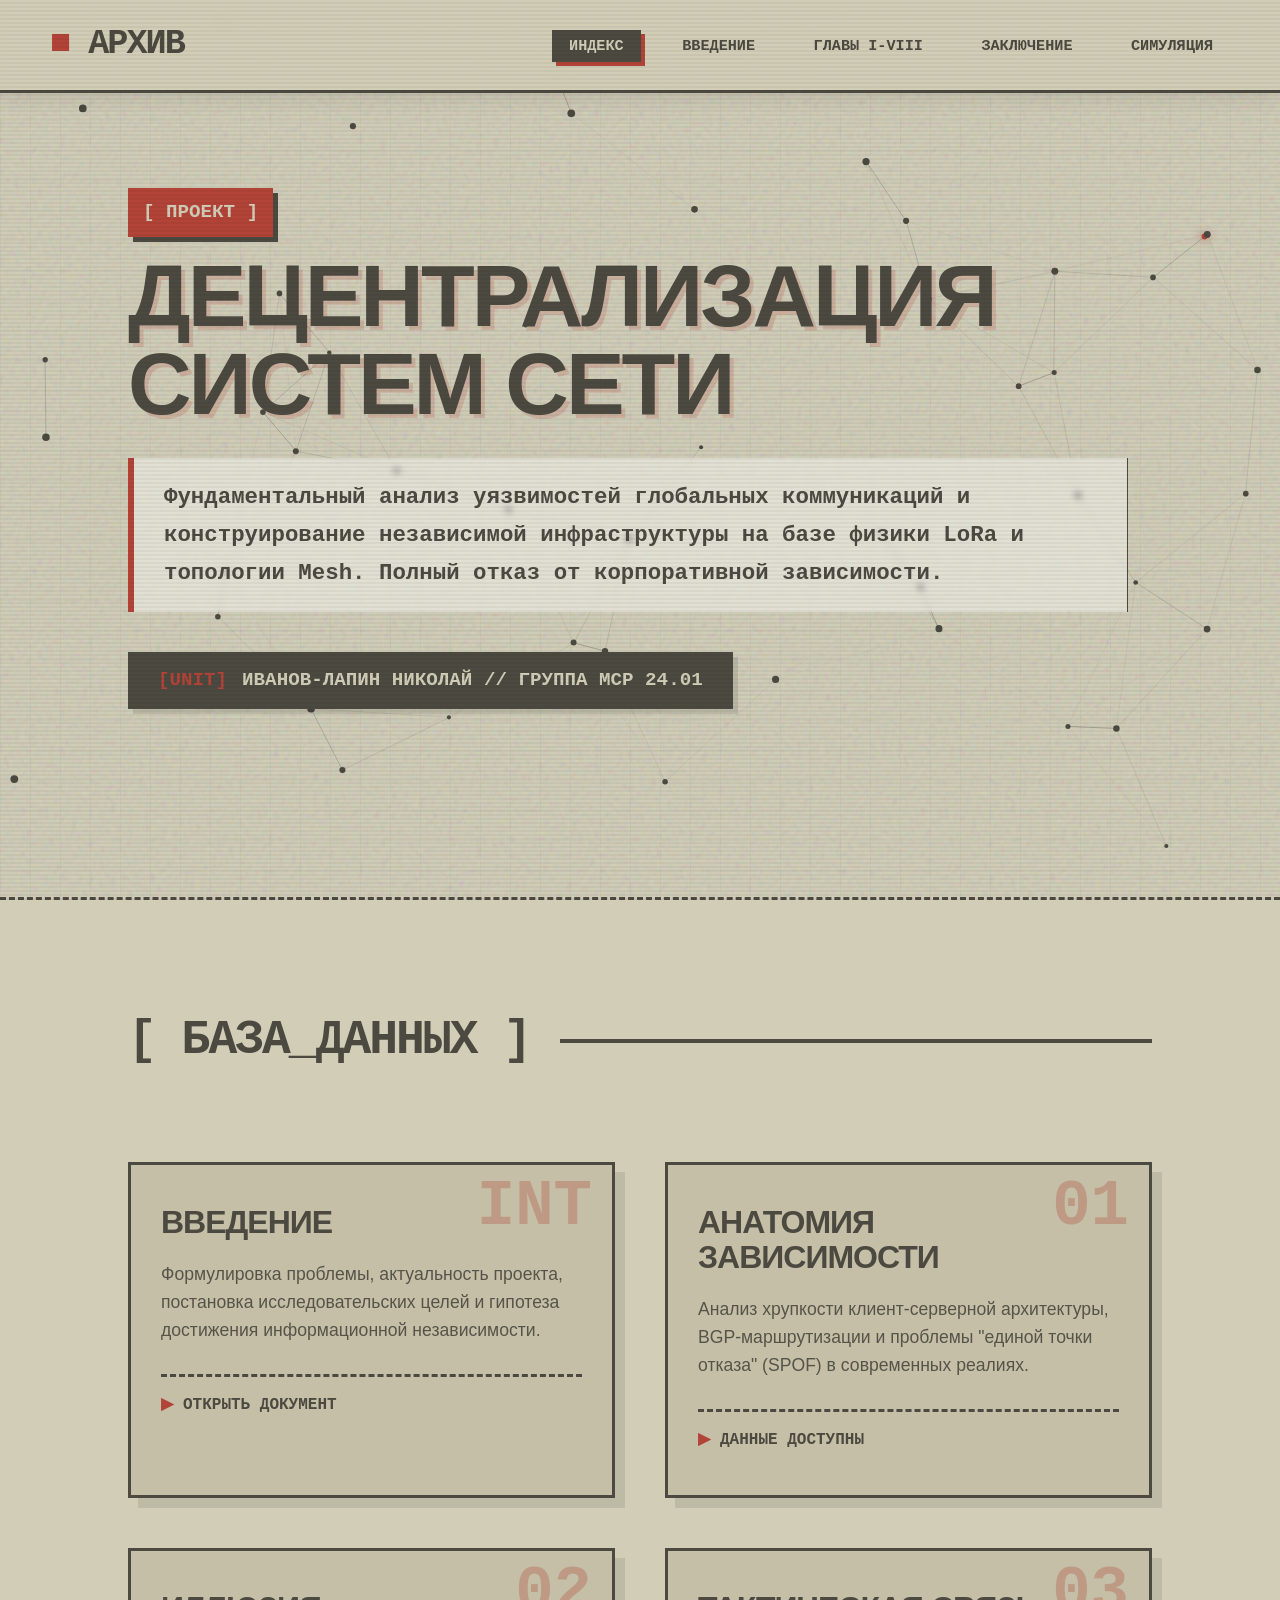
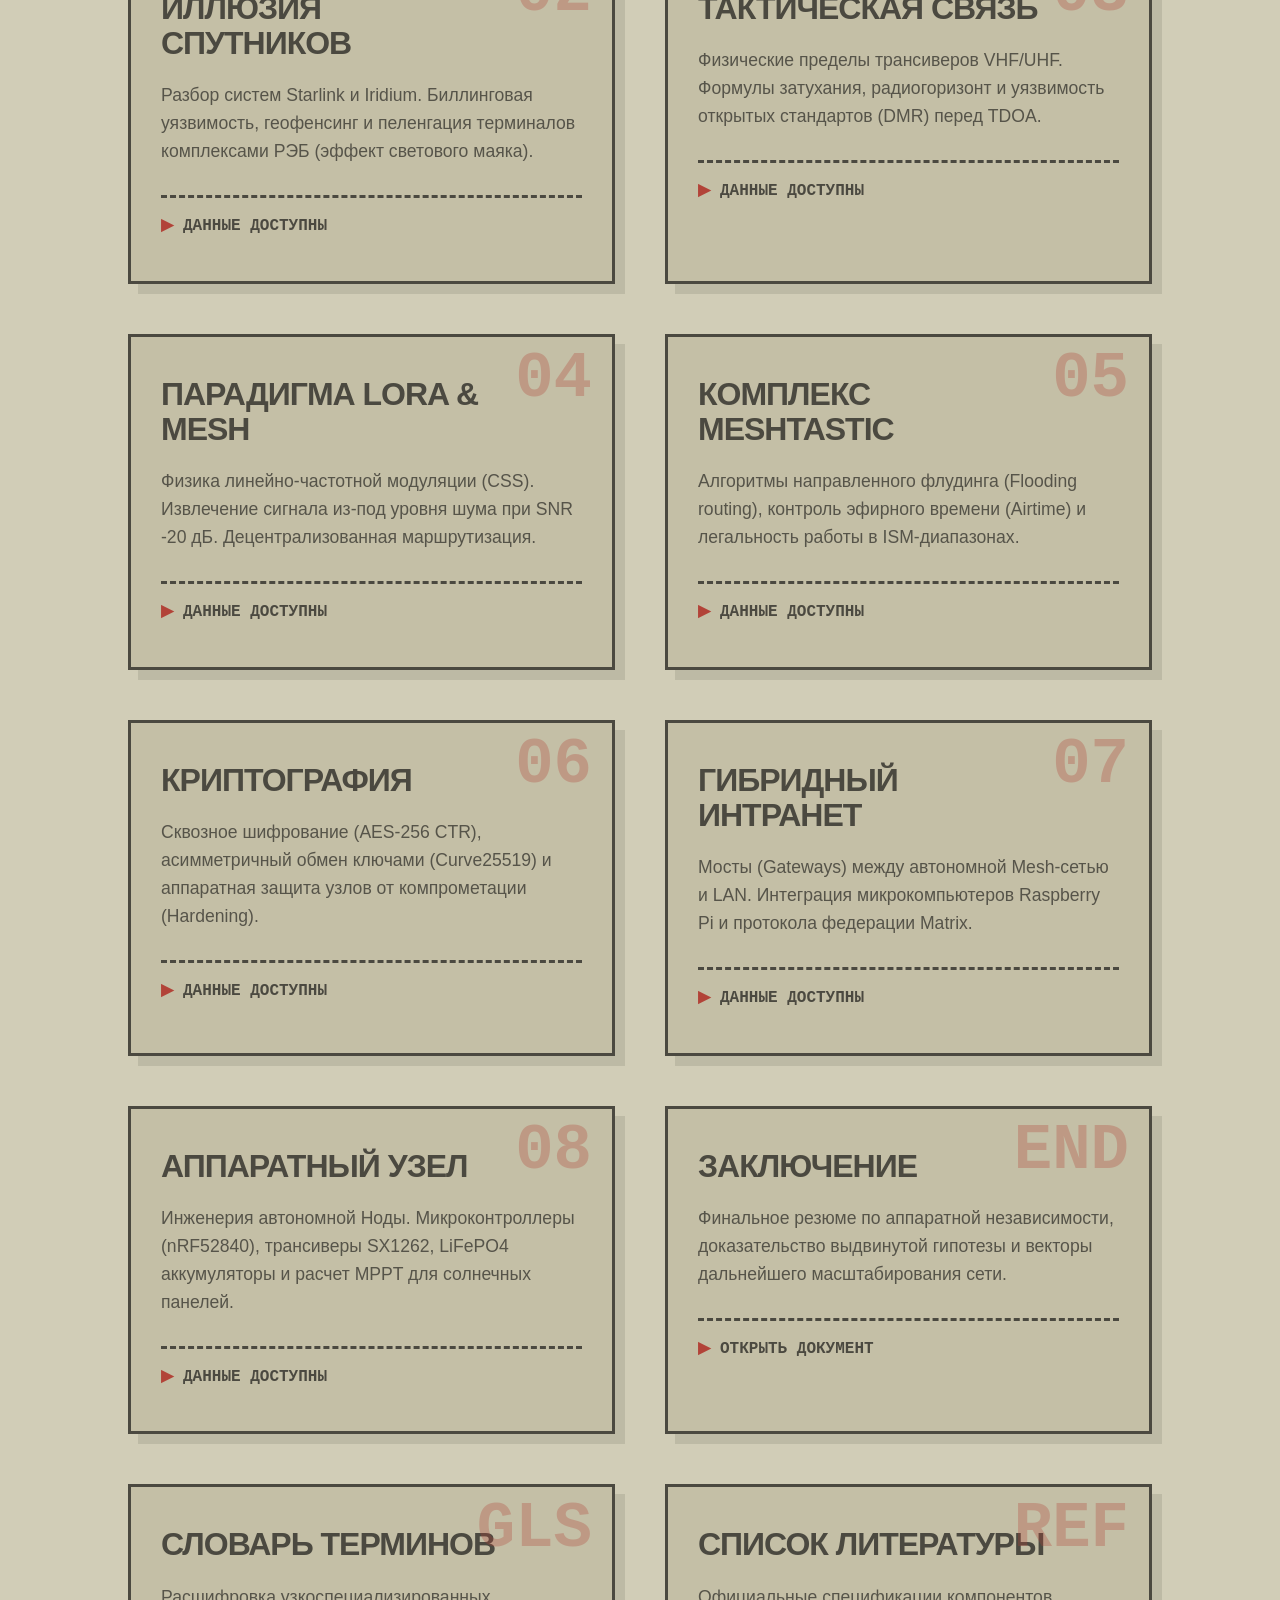
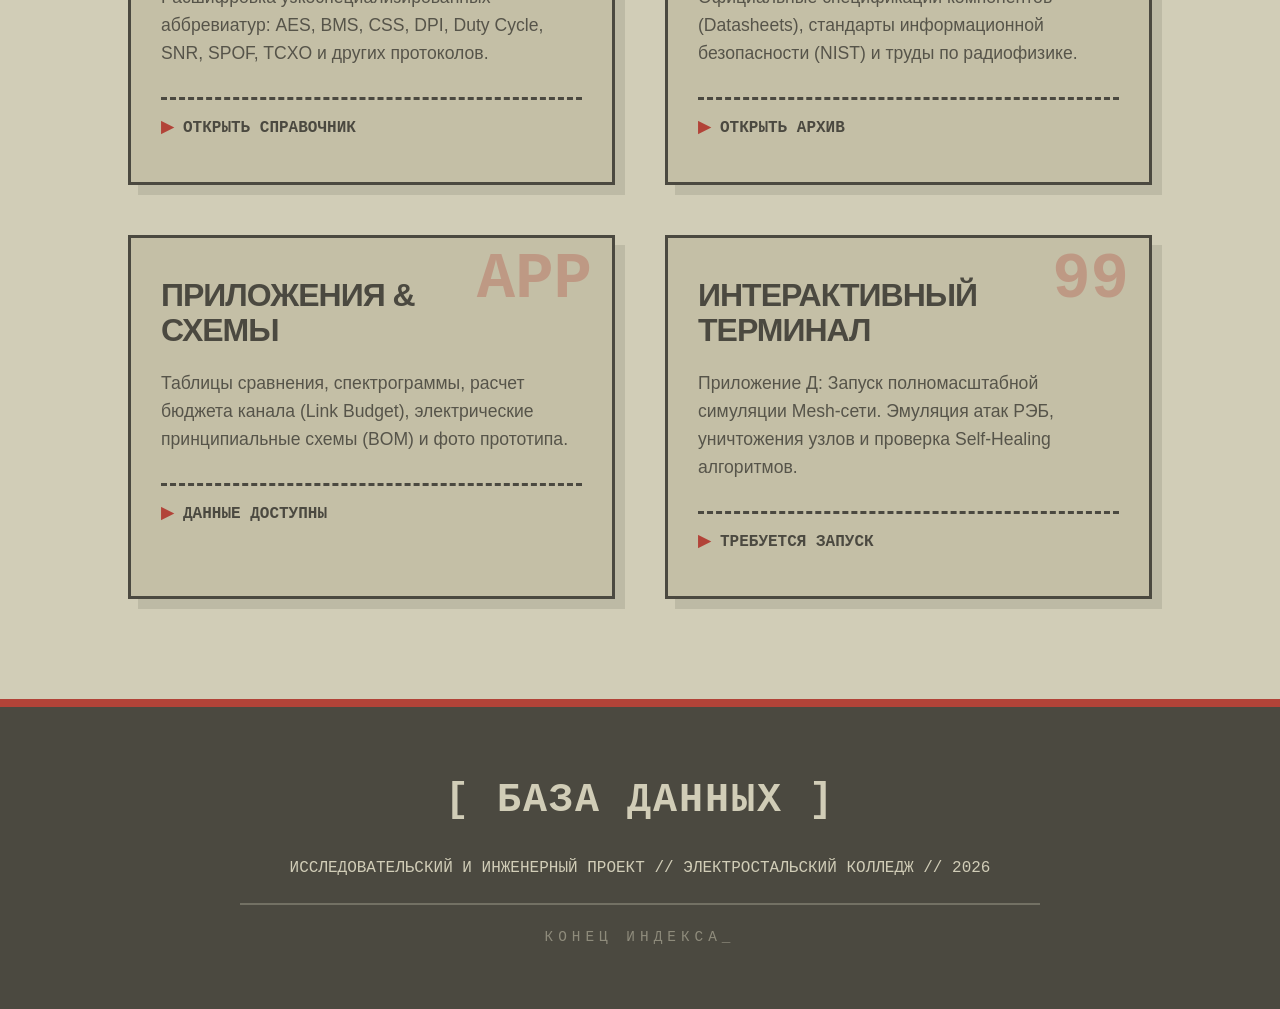
<file: index.html>
<!DOCTYPE html>
<html lang="ru">
<head>
    <meta charset="UTF-8">
    <meta name="viewport" content="width=device-width, initial-scale=1.0">
    <title>АРХИВ // МСР-24.01</title>
    <link rel="stylesheet" href="style.css">
</head>
<body>

    <div class="scanlines"></div>
    <div class="ambient-noise"></div>

    <div class="canvas-bg-wrapper">
        <canvas id="home-canvas"></canvas>
    </div>

    <nav>
        <div class="nav-logo">
            <span class="blinking-cursor">■</span> АРХИВ
        </div>
        <div class="nav-links">
            <a href="index.html" class="active">ИНДЕКС</a>
            <a href="intro.html">ВВЕДЕНИЕ</a>
            <a href="#chapters">ГЛАВЫ I-VIII</a>
            <a href="conclusion.html">ЗАКЛЮЧЕНИЕ</a>
            <a href="demo.html" class="danger-link">СИМУЛЯЦИЯ</a>
        </div>
    </nav>

    <div class="hero">
        <div class="hero-content">
            <span class="system-tag">[ ПРОЕКТ ]</span>
            <h1 class="glitch-title" data-text="Децентрализация Систем Сети">
                Децентрализация<br>Систем Сети
            </h1>
            <p class="hero-subtitle">
                Фундаментальный анализ уязвимостей глобальных коммуникаций и конструирование независимой инфраструктуры на базе физики LoRa и топологии Mesh. Полный отказ от корпоративной зависимости.
            </p>
            <div class="author-tag">
                <span class="highlight-red">[UNIT]</span> ИВАНОВ-ЛАПИН НИКОЛАЙ // ГРУППА МСР 24.01
            </div>
        </div>
    </div>

    <section class="index-section" id="chapters">
        <div class="section-header">
            <h2>[ БАЗА_ДАННЫХ ]</h2>
            <div class="line"></div>
        </div>

        <div class="chapter-grid">
            
            <a href="intro.html" class="chapter-card special-card">
                <span class="card-num">INT</span>
                <h3>Введение</h3>
                <p>Формулировка проблемы, актуальность проекта, постановка исследовательских целей и гипотеза достижения информационной независимости.</p>
                <div class="card-status">ОТКРЫТЬ ДОКУМЕНТ</div>
            </a>

            <a href="chapter1.html" class="chapter-card">
                <span class="card-num">01</span>
                <h3>Анатомия Зависимости</h3>
                <p>Анализ хрупкости клиент-серверной архитектуры, BGP-маршрутизации и проблемы "единой точки отказа" (SPOF) в современных реалиях.</p>
                <div class="card-status">ДАННЫЕ ДОСТУПНЫ</div>
            </a>

            <a href="chapter2.html" class="chapter-card">
                <span class="card-num">02</span>
                <h3>Иллюзия Спутников</h3>
                <p>Разбор систем Starlink и Iridium. Биллинговая уязвимость, геофенсинг и пеленгация терминалов комплексами РЭБ (эффект светового маяка).</p>
                <div class="card-status">ДАННЫЕ ДОСТУПНЫ</div>
            </a>

            <a href="chapter3.html" class="chapter-card">
                <span class="card-num">03</span>
                <h3>Тактическая Связь</h3>
                <p>Физические пределы трансиверов VHF/UHF. Формулы затухания, радиогоризонт и уязвимость открытых стандартов (DMR) перед TDOA.</p>
                <div class="card-status">ДАННЫЕ ДОСТУПНЫ</div>
            </a>

            <a href="chapter4.html" class="chapter-card">
                <span class="card-num">04</span>
                <h3>Парадигма LoRa & Mesh</h3>
                <p>Физика линейно-частотной модуляции (CSS). Извлечение сигнала из-под уровня шума при SNR -20 дБ. Децентрализованная маршрутизация.</p>
                <div class="card-status">ДАННЫЕ ДОСТУПНЫ</div>
            </a>

            <a href="chapter5.html" class="chapter-card">
                <span class="card-num">05</span>
                <h3>Комплекс Meshtastic</h3>
                <p>Алгоритмы направленного флудинга (Flooding routing), контроль эфирного времени (Airtime) и легальность работы в ISM-диапазонах.</p>
                <div class="card-status">ДАННЫЕ ДОСТУПНЫ</div>
            </a>

            <a href="chapter6.html" class="chapter-card">
                <span class="card-num">06</span>
                <h3>Криптография</h3>
                <p>Сквозное шифрование (AES-256 CTR), асимметричный обмен ключами (Curve25519) и аппаратная защита узлов от компрометации (Hardening).</p>
                <div class="card-status">ДАННЫЕ ДОСТУПНЫ</div>
            </a>

            <a href="chapter7.html" class="chapter-card">
                <span class="card-num">07</span>
                <h3>Гибридный Интранет</h3>
                <p>Мосты (Gateways) между автономной Mesh-сетью и LAN. Интеграция микрокомпьютеров Raspberry Pi и протокола федерации Matrix.</p>
                <div class="card-status">ДАННЫЕ ДОСТУПНЫ</div>
            </a>

            <a href="chapter8.html" class="chapter-card">
                <span class="card-num">08</span>
                <h3>Аппаратный Узел</h3>
                <p>Инженерия автономной Ноды. Микроконтроллеры (nRF52840), трансиверы SX1262, LiFePO4 аккумуляторы и расчет MPPT для солнечных панелей.</p>
                <div class="card-status">ДАННЫЕ ДОСТУПНЫ</div>
            </a>

            <a href="conclusion.html" class="chapter-card special-card">
                <span class="card-num">END</span>
                <h3>Заключение</h3>
                <p>Финальное резюме по аппаратной независимости, доказательство выдвинутой гипотезы и векторы дальнейшего масштабирования сети.</p>
                <div class="card-status">ОТКРЫТЬ ДОКУМЕНТ</div>
            </a>

            <a href="glossary.html" class="chapter-card special-card">
                <span class="card-num">GLS</span>
                <h3>Словарь Терминов</h3>
                <p>Расшифровка узкоспециализированных аббревиатур: AES, BMS, CSS, DPI, Duty Cycle, SNR, SPOF, TCXO и других протоколов.</p>
                <div class="card-status">ОТКРЫТЬ СПРАВОЧНИК</div>
            </a>

            <a href="bibliography.html" class="chapter-card special-card">
                <span class="card-num">REF</span>
                <h3>Список Литературы</h3>
                <p>Официальные спецификации компонентов (Datasheets), стандарты информационной безопасности (NIST) и труды по радиофизике.</p>
                <div class="card-status">ОТКРЫТЬ АРХИВ</div>
            </a>

            <a href="appendices.html" class="chapter-card">
                <span class="card-num">APP</span>
                <h3>Приложения & Схемы</h3>
                <p>Таблицы сравнения, спектрограммы, расчет бюджета канала (Link Budget), электрические принципиальные схемы (BOM) и фото прототипа.</p>
                <div class="card-status">ДАННЫЕ ДОСТУПНЫ</div>
            </a>

            <a href="demo.html" class="chapter-card danger-card">
                <span class="card-num">99</span>
                <h3>Интерактивный Терминал</h3>
                <p>Приложение Д: Запуск полномасштабной симуляции Mesh-сети. Эмуляция атак РЭБ, уничтожения узлов и проверка Self-Healing алгоритмов.</p>
                <div class="card-status danger-text">ТРЕБУЕТСЯ ЗАПУСК</div>
            </a>

        </div>
    </section>

    <footer>
        <div class="footer-container">
            <div class="footer-title">[ БАЗА ДАННЫХ ]</div>
            <p>ИССЛЕДОВАТЕЛЬСКИЙ И ИНЖЕНЕРНЫЙ ПРОЕКТ // ЭЛЕКТРОСТАЛЬСКИЙ КОЛЛЕДЖ // 2026</p>
            <div class="line"></div>
            <p class="eof">КОНЕЦ ИНДЕКСА_</p>
        </div>
    </footer>

    <script src="script.js"></script>
</body>
</html>
</file>
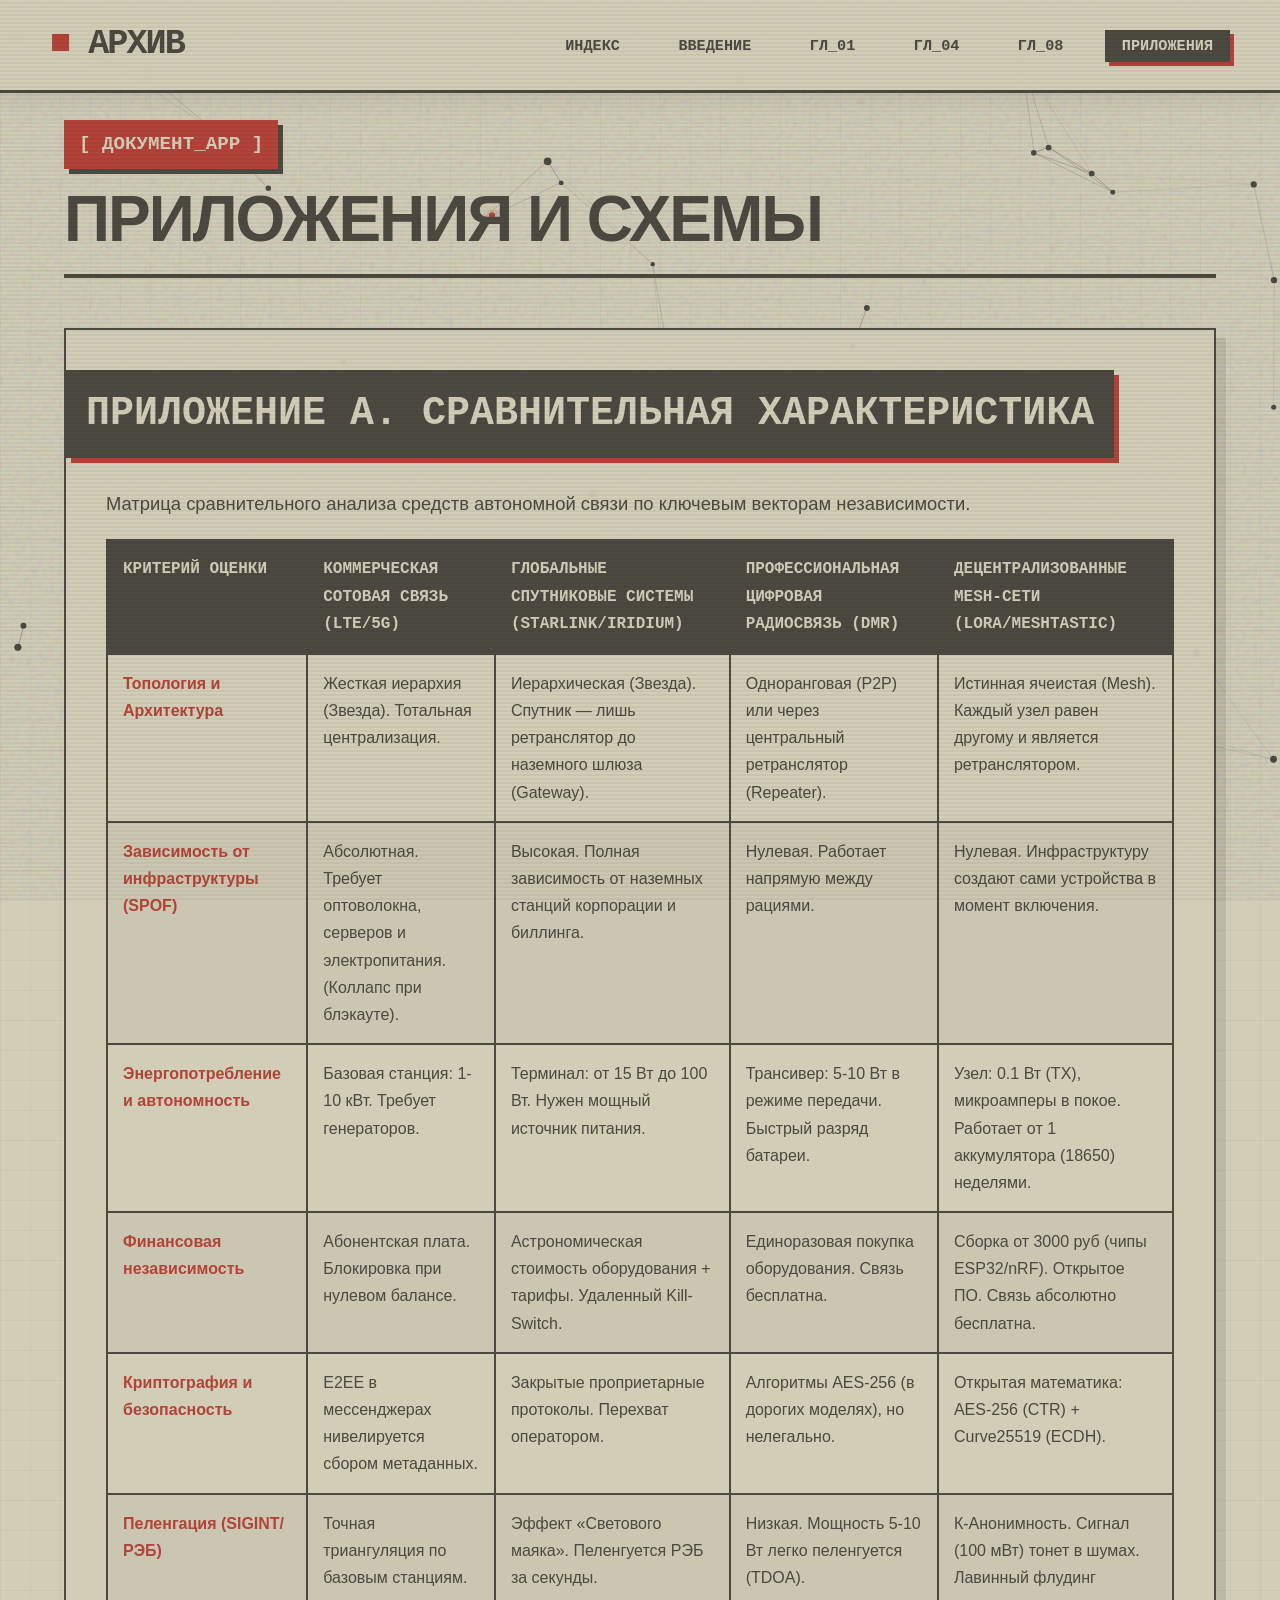
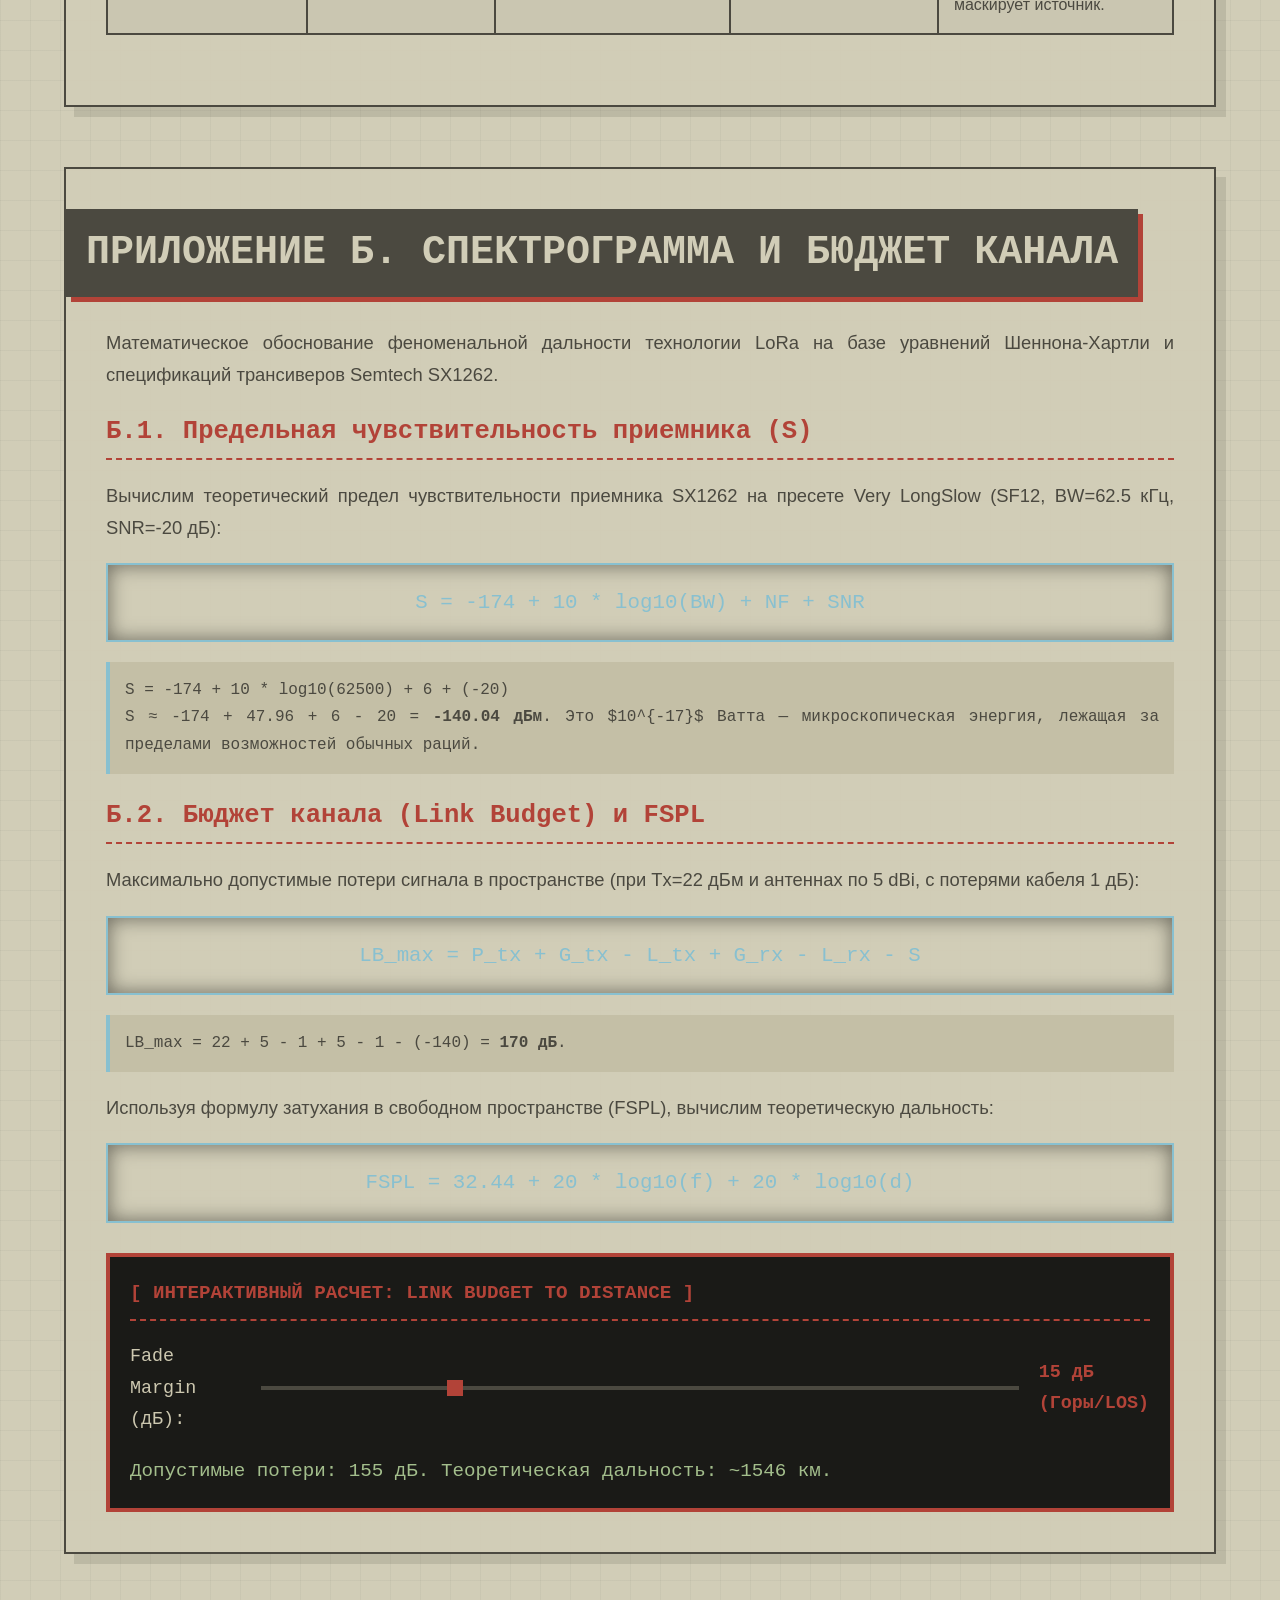
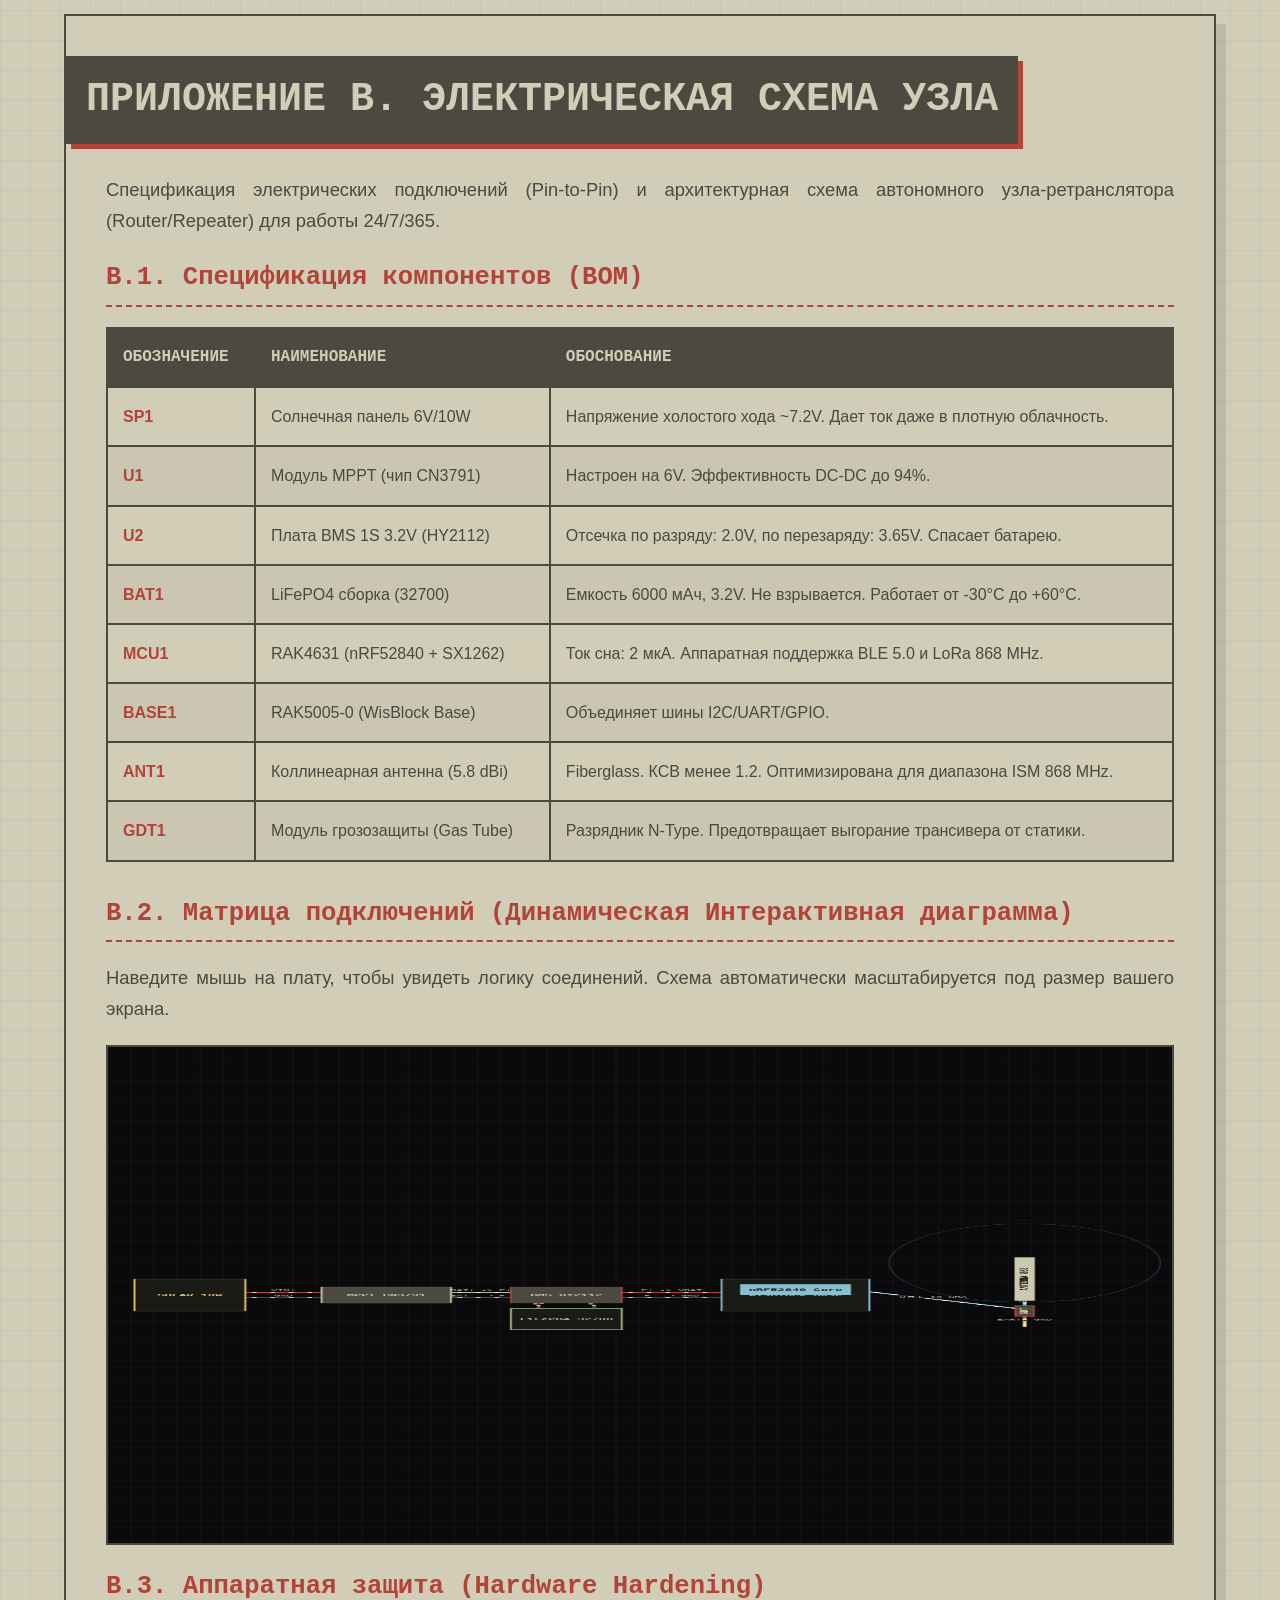
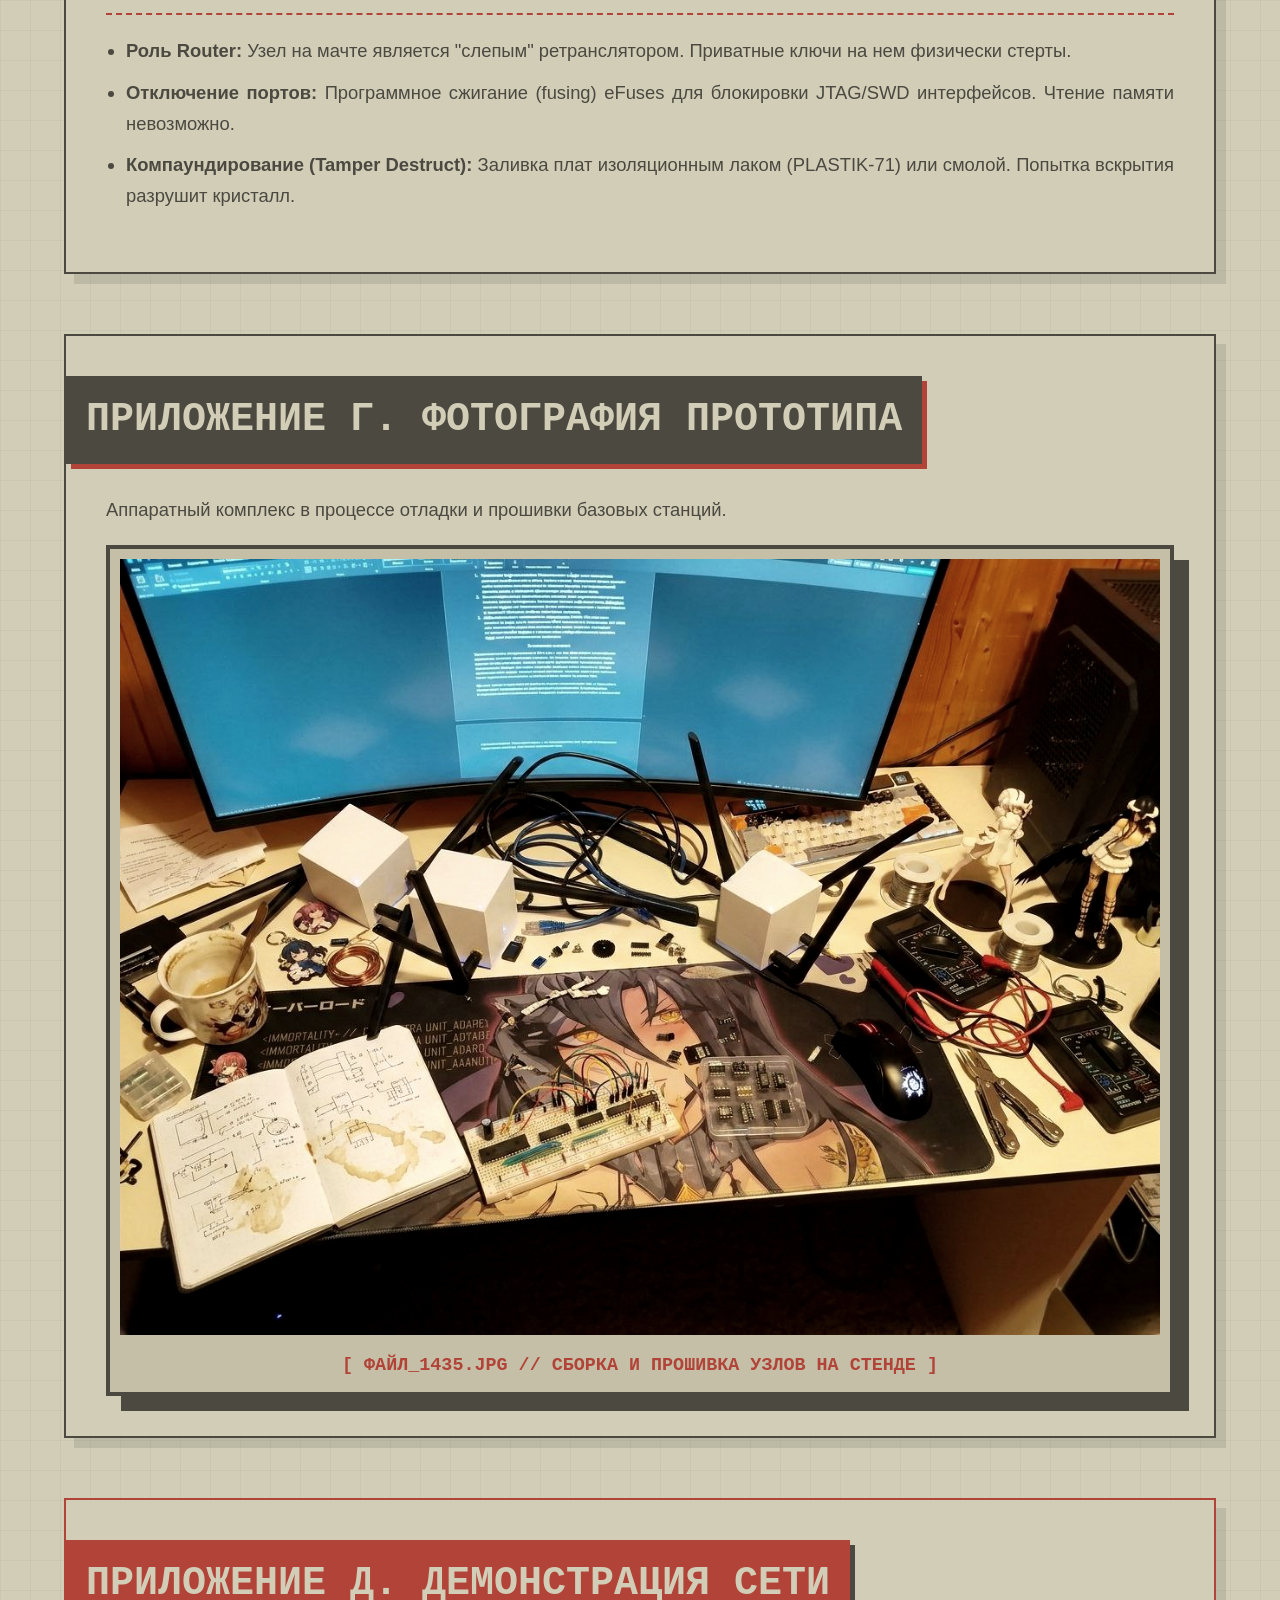
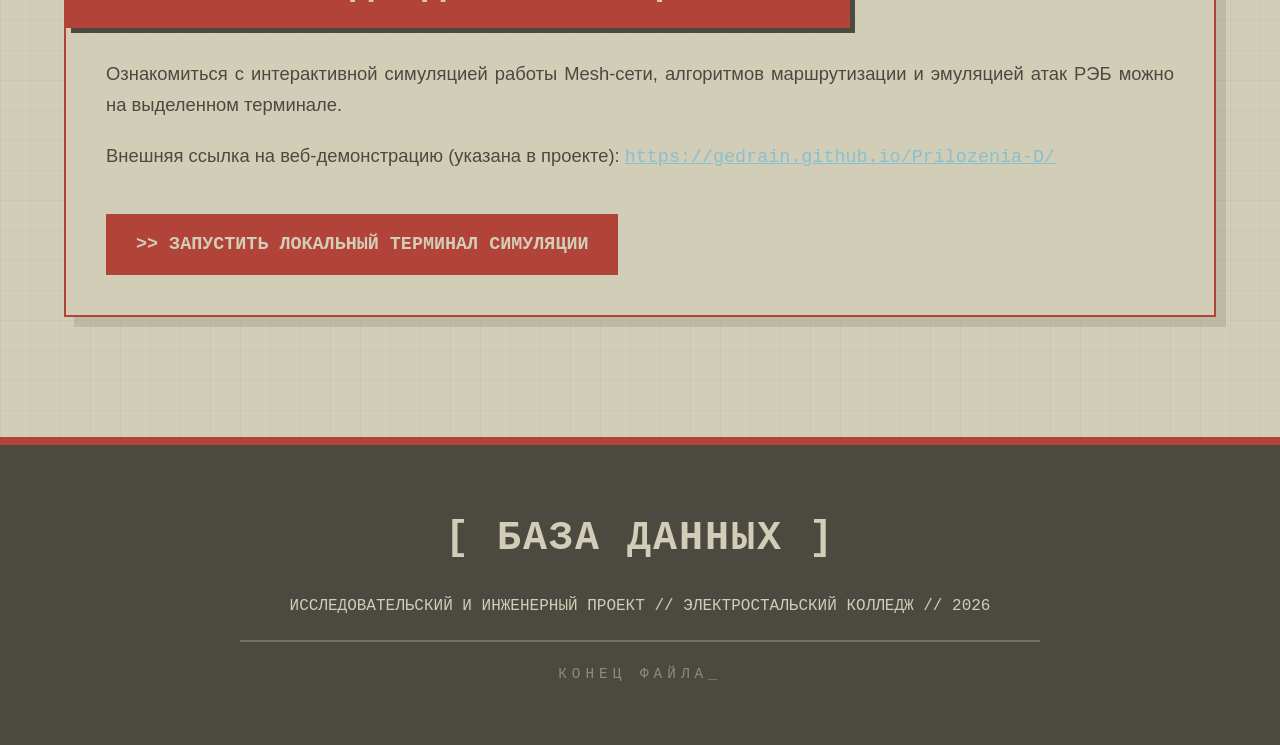
<file: appendices.html>
<!DOCTYPE html>
<html lang="ru">
<head>
    <meta charset="UTF-8">
    <meta name="viewport" content="width=device-width, initial-scale=1.0">
    <title>ПРИЛОЖЕНИЯ И СХЕМЫ // АРХИВ</title>
    <link rel="stylesheet" href="style.css">
    <style>
        .chapter-container {
            padding: 120px 5vw 60px 5vw;
            max-width: 1800px;
            margin: 0 auto;
            position: relative;
            z-index: 10;
            pointer-events: none;
        }
        
        .chapter-header {
            margin-bottom: 50px;
            border-bottom: 4px solid var(--text-main);
            padding-bottom: 20px;
            pointer-events: auto;
        }

        .chapter-title {
            font-size: 4rem;
            font-weight: 900;
            text-transform: uppercase;
            color: var(--text-main);
            line-height: 1.1;
            letter-spacing: -2px;
        }

        .appendix-block {
            background: rgba(209, 205, 183, 0.95);
            padding: 40px;
            border: 2px solid var(--border-dark);
            box-shadow: 10px 10px 0 rgba(75, 73, 64, 0.15);
            font-size: 1.15rem;
            color: var(--text-main);
            margin-bottom: 60px;
            position: relative;
            pointer-events: auto;
        }

        .appendix-block h2 {
            font-family: var(--font-mono);
            font-size: 2.5rem;
            color: var(--bg-base);
            background: var(--text-main);
            display: inline-block;
            padding: 10px 20px;
            margin-bottom: 30px;
            margin-left: -40px;
            text-transform: uppercase;
            box-shadow: 5px 5px 0 var(--accent-red);
        }

        .appendix-block h3 {
            font-family: var(--font-mono);
            font-size: 1.6rem;
            color: var(--accent-red);
            margin-bottom: 20px;
            border-bottom: 2px dashed var(--accent-red);
            padding-bottom: 5px;
        }

        .appendix-block p, .appendix-block ul { margin-bottom: 20px; line-height: 1.7; text-align: justify;}
        .appendix-block ul { margin-left: 20px; }
        .appendix-block li { margin-bottom: 10px; }

        /* Таблица Приложения А и В */
        .data-table {
            width: 100%;
            border-collapse: collapse;
            margin-bottom: 30px;
            font-family: var(--font-main);
            font-size: 1rem;
            background: var(--bg-base);
        }
        .data-table th, .data-table td {
            border: 2px solid var(--border-dark);
            padding: 15px;
            vertical-align: top;
        }
        .data-table th {
            background: var(--text-main);
            color: var(--bg-base);
            font-family: var(--font-mono);
            text-transform: uppercase;
            text-align: left;
        }
        .data-table tr:nth-child(even) { background: rgba(75, 73, 64, 0.05); }
        .data-table strong { color: var(--accent-red); }

        /* Математические блоки */
        .math-box {
            background: var(--terminal-bg);
            border: 2px solid #88c0d0;
            padding: 20px;
            margin: 20px 0;
            font-family: var(--font-mono);
            color: #88c0d0;
            font-size: 1.3rem;
            text-align: center;
            box-shadow: inset 0 0 20px rgba(0,0,0,0.5);
        }
        
        .math-desc {
            font-family: var(--font-mono);
            font-size: 1rem;
            background: var(--bg-alt);
            padding: 15px;
            border-left: 4px solid #88c0d0;
            margin-bottom: 30px;
        }

        /* Интерактивные панели */
        .interactive-panel {
            background: #1a1a17;
            border: 4px solid var(--accent-red);
            padding: 20px;
            margin-top: 30px;
            color: #cdc8b0;
            font-family: var(--font-mono);
        }
        .interactive-header {
            color: var(--accent-red); font-size: 1.2rem; font-weight: bold;
            border-bottom: 2px dashed var(--accent-red); padding-bottom: 10px; margin-bottom: 20px;
        }

        /* Схема Canvas */
        #wiring-canvas {
            width: 100%;
            height: 500px;
            background: #0a0a0c;
            border: 2px solid #4b4940;
            display: block;
            margin-bottom: 20px;
            cursor: crosshair;
        }

        /* Фотография прототипа */
        .photo-container {
            border: 4px solid var(--text-main);
            padding: 10px;
            background: var(--bg-alt);
            text-align: center;
            box-shadow: 15px 15px 0 var(--border-dark);
        }
        .photo-container img {
            max-width: 100%;
            height: auto;
            display: block;
            filter: contrast(1.1) grayscale(0.2);
        }
        .photo-caption {
            font-family: var(--font-mono);
            font-weight: bold;
            margin-top: 15px;
            color: var(--accent-red);
        }

        .btn-link {
            display: inline-block;
            background: var(--accent-red);
            color: var(--bg-base);
            padding: 15px 30px;
            font-family: var(--font-mono);
            font-weight: bold;
            text-decoration: none;
            text-transform: uppercase;
            margin-top: 20px;
            transition: all 0.3s;
        }
        .btn-link:hover { background: var(--text-main); color: var(--bg-base); box-shadow: 5px 5px 0 var(--accent-red); }
        
        /* Ползунок */
        input[type=range] {
            -webkit-appearance: none; width: 100%; background: transparent;
        }
        input[type=range]::-webkit-slider-thumb {
            -webkit-appearance: none; height: 16px; width: 16px;
            background: var(--accent-red); cursor: pointer; margin-top: -6px; border-radius: 0;
        }
        input[type=range]::-webkit-slider-runnable-track {
            width: 100%; height: 4px; cursor: pointer; background: #4b4940;
        }
    </style>
</head>
<body>

    <div class="scanlines"></div>
    <div class="ambient-noise"></div>
    <div class="canvas-bg-wrapper">
        <canvas id="home-canvas"></canvas>
    </div>

    <nav>
        <div class="nav-logo"><span class="blinking-cursor">■</span> АРХИВ</div>
        <div class="nav-links">
            <a href="index.html">ИНДЕКС</a>
            <a href="intro.html">ВВЕДЕНИЕ</a>
            <a href="chapter1.html">ГЛ_01</a>
            <a href="chapter4.html">ГЛ_04</a>
            <a href="chapter8.html">ГЛ_08</a>
            <a href="appendices.html" class="active">ПРИЛОЖЕНИЯ</a>
        </div>
    </nav>

    <div class="chapter-container">
        <div class="chapter-header">
            <span class="system-tag">[ ДОКУМЕНТ_APP ]</span>
            <h1 class="chapter-title">Приложения и Схемы</h1>
        </div>

        <div class="appendix-block">
            <h2>Приложение А. Сравнительная характеристика</h2>
            <p>Матрица сравнительного анализа средств автономной связи по ключевым векторам независимости.</p>
            
            <div style="overflow-x: auto;">
                <table class="data-table">
                    <thead>
                        <tr>
                            <th>Критерий оценки</th>
                            <th>Коммерческая сотовая связь (LTE/5G)</th>
                            <th>Глобальные спутниковые системы (Starlink/Iridium)</th>
                            <th>Профессиональная цифровая радиосвязь (DMR)</th>
                            <th>Децентрализованные Mesh-сети (LoRa/Meshtastic)</th>
                        </tr>
                    </thead>
                    <tbody>
                        <tr>
                            <td><strong>Топология и Архитектура</strong></td>
                            <td>Жесткая иерархия (Звезда). Тотальная централизация.</td>
                            <td>Иерархическая (Звезда). Спутник — лишь ретранслятор до наземного шлюза (Gateway).</td>
                            <td>Одноранговая (Р2Р) или через центральный ретранслятор (Repeater).</td>
                            <td>Истинная ячеистая (Mesh). Каждый узел равен другому и является ретранслятором.</td>
                        </tr>
                        <tr>
                            <td><strong>Зависимость от инфраструктуры (SPOF)</strong></td>
                            <td>Абсолютная. Требует оптоволокна, серверов и электропитания. (Коллапс при блэкауте).</td>
                            <td>Высокая. Полная зависимость от наземных станций корпорации и биллинга.</td>
                            <td>Нулевая. Работает напрямую между рациями.</td>
                            <td>Нулевая. Инфраструктуру создают сами устройства в момент включения.</td>
                        </tr>
                        <tr>
                            <td><strong>Энергопотребление и автономность</strong></td>
                            <td>Базовая станция: 1-10 кВт. Требует генераторов.</td>
                            <td>Терминал: от 15 Вт до 100 Вт. Нужен мощный источник питания.</td>
                            <td>Трансивер: 5-10 Вт в режиме передачи. Быстрый разряд батареи.</td>
                            <td>Узел: 0.1 Вт (ТХ), микроамперы в покое. Работает от 1 аккумулятора (18650) неделями.</td>
                        </tr>
                        <tr>
                            <td><strong>Финансовая независимость</strong></td>
                            <td>Абонентская плата. Блокировка при нулевом балансе.</td>
                            <td>Астрономическая стоимость оборудования + тарифы. Удаленный Kill-Switch.</td>
                            <td>Единоразовая покупка оборудования. Связь бесплатна.</td>
                            <td>Сборка от 3000 руб (чипы ESP32/nRF). Открытое ПО. Связь абсолютно бесплатна.</td>
                        </tr>
                        <tr>
                            <td><strong>Криптография и безопасность</strong></td>
                            <td>Е2EE в мессенджерах нивелируется сбором метаданных.</td>
                            <td>Закрытые проприетарные протоколы. Перехват оператором.</td>
                            <td>Алгоритмы AES-256 (в дорогих моделях), но нелегально.</td>
                            <td>Открытая математика: AES-256 (CTR) + Curve25519 (ECDH).</td>
                        </tr>
                        <tr>
                            <td><strong>Пеленгация (SIGINT/РЭБ)</strong></td>
                            <td>Точная триангуляция по базовым станциям.</td>
                            <td>Эффект «Светового маяка». Пеленгуется РЭБ за секунды.</td>
                            <td>Низкая. Мощность 5-10 Вт легко пеленгуется (TDOA).</td>
                            <td>К-Анонимность. Сигнал (100 мВт) тонет в шумах. Лавинный флудинг маскирует источник.</td>
                        </tr>
                    </tbody>
                </table>
            </div>
        </div>

        <div class="appendix-block">
            <h2>Приложение Б. Спектрограмма и Бюджет Канала</h2>
            <p>Математическое обоснование феноменальной дальности технологии LoRa на базе уравнений Шеннона-Хартли и спецификаций трансиверов Semtech SX1262.</p>
            
            <h3>Б.1. Предельная чувствительность приемника (S)</h3>
            <p>Вычислим теоретический предел чувствительности приемника SX1262 на пресете Very LongSlow (SF12, BW=62.5 кГц, SNR=-20 дБ):</p>
            <div class="math-box">S = -174 + 10 * log10(BW) + NF + SNR</div>
            <p class="math-desc">S = -174 + 10 * log10(62500) + 6 + (-20)<br>S ≈ -174 + 47.96 + 6 - 20 = <strong>-140.04 дБм</strong>. Это $10^{-17}$ Ватта — микроскопическая энергия, лежащая за пределами возможностей обычных раций.</p>

            <h3>Б.2. Бюджет канала (Link Budget) и FSPL</h3>
            <p>Максимально допустимые потери сигнала в пространстве (при Tx=22 дБм и антеннах по 5 dBi, с потерями кабеля 1 дБ):</p>
            <div class="math-box">LB_max = P_tx + G_tx - L_tx + G_rx - L_rx - S</div>
            <p class="math-desc">LB_max = 22 + 5 - 1 + 5 - 1 - (-140) = <strong>170 дБ</strong>.</p>
            <p>Используя формулу затухания в свободном пространстве (FSPL), вычислим теоретическую дальность:</p>
            <div class="math-box">FSPL = 32.44 + 20 * log10(f) + 20 * log10(d)</div>
            
            <div class="interactive-panel">
                <div class="interactive-header">[ ИНТЕРАКТИВНЫЙ РАСЧЕТ: LINK BUDGET TO DISTANCE ]</div>
                <div style="display: flex; gap: 20px; align-items: center; margin-bottom: 20px;">
                    <label style="width: 150px;">Fade Margin (дБ):</label>
                    <input type="range" id="fm-slider" min="0" max="60" value="15" oninput="calcLB()">
                    <span id="fm-val" style="color: var(--accent-red); font-weight: bold; width: 150px;">15 дБ (Горы/LOS)</span>
                </div>
                <div id="lb-result" style="color: #a3be8c; font-size: 1.2rem;">
                    Допустимые потери: 155 дБ. Теоретическая дальность: ~1546 км.
                </div>
                <script>
                    function calcLB() {
                        let fm = parseInt(document.getElementById('fm-slider').value);
                        let type = fm < 20 ? "(Космос/Горы LOS)" : fm < 40 ? "(Лес/Пригород)" : "(Плотный город/Бетон)";
                        document.getElementById('fm-val').innerText = fm + " дБ " + type;
                        let targetLoss = 170 - fm;
                        let d = Math.pow(10, (78.79 - fm) / 20);
                        document.getElementById('lb-result').innerText = `Допустимые потери: ${targetLoss} дБ. Теоретическая дальность связи (d): ~${Math.floor(d)} км.`;
                    }
                </script>
            </div>
        </div>

        <div class="appendix-block">
            <h2>Приложение В. Электрическая схема узла</h2>
            <p>Спецификация электрических подключений (Pin-to-Pin) и архитектурная схема автономного узла-ретранслятора (Router/Repeater) для работы 24/7/365.</p>
            
            <h3>В.1. Спецификация компонентов (BOM)</h3>
            <div style="overflow-x: auto;">
                <table class="data-table">
                    <thead>
                        <tr>
                            <th>Обозначение</th>
                            <th>Наименование</th>
                            <th>Обоснование</th>
                        </tr>
                    </thead>
                    <tbody>
                        <tr><td><strong>SP1</strong></td><td>Солнечная панель 6V/10W</td><td>Напряжение холостого хода ~7.2V. Дает ток даже в плотную облачность.</td></tr>
                        <tr><td><strong>U1</strong></td><td>Модуль MPPT (чип CN3791)</td><td>Настроен на 6V. Эффективность DC-DC до 94%.</td></tr>
                        <tr><td><strong>U2</strong></td><td>Плата BMS 1S 3.2V (HY2112)</td><td>Отсечка по разряду: 2.0V, по перезаряду: 3.65V. Спасает батарею.</td></tr>
                        <tr><td><strong>BAT1</strong></td><td>LiFePO4 сборка (32700)</td><td>Емкость 6000 мАч, 3.2V. Не взрывается. Работает от -30°C до +60°C.</td></tr>
                        <tr><td><strong>MCU1</strong></td><td>RAK4631 (nRF52840 + SX1262)</td><td>Ток сна: 2 мкА. Аппаратная поддержка BLE 5.0 и LoRa 868 MHz.</td></tr>
                        <tr><td><strong>BASE1</strong></td><td>RAK5005-0 (WisBlock Base)</td><td>Объединяет шины I2C/UART/GPIO.</td></tr>
                        <tr><td><strong>ANT1</strong></td><td>Коллинеарная антенна (5.8 dBi)</td><td>Fiberglass. КСВ менее 1.2. Оптимизирована для диапазона ISM 868 MHz.</td></tr>
                        <tr><td><strong>GDT1</strong></td><td>Модуль грозозащиты (Gas Tube)</td><td>Разрядник N-Type. Предотвращает выгорание трансивера от статики.</td></tr>
                    </tbody>
                </table>
            </div>

            <h3>В.2. Матрица подключений (Динамическая Интерактивная диаграмма)</h3>
            <p>Наведите мышь на плату, чтобы увидеть логику соединений. Схема автоматически масштабируется под размер вашего экрана.</p>
            
            <canvas id="wiring-canvas"></canvas>

            <h3>В.3. Аппаратная защита (Hardware Hardening)</h3>
            <ul>
                <li><strong>Роль Router:</strong> Узел на мачте является "слепым" ретранслятором. Приватные ключи на нем физически стерты.</li>
                <li><strong>Отключение портов:</strong> Программное сжигание (fusing) eFuses для блокировки JTAG/SWD интерфейсов. Чтение памяти невозможно.</li>
                <li><strong>Компаундирование (Tamper Destruct):</strong> Заливка плат изоляционным лаком (PLASTIK-71) или смолой. Попытка вскрытия разрушит кристалл.</li>
            </ul>
        </div>

        <div class="appendix-block">
            <h2>Приложение Г. Фотография прототипа</h2>
            <p>Аппаратный комплекс в процессе отладки и прошивки базовых станций.</p>
            <div class="photo-container">
                <img src="1435.jpg" alt="Фотография аппаратного прототипа узла">
                <div class="photo-caption">[ ФАЙЛ_1435.JPG // СБОРКА И ПРОШИВКА УЗЛОВ НА СТЕНДЕ ]</div>
            </div>
        </div>

        <div class="appendix-block" style="border-color: var(--accent-red);">
            <h2 style="background: var(--accent-red); color: var(--bg-base); box-shadow: 5px 5px 0 var(--text-main);">Приложение Д. Демонстрация сети</h2>
            <p>Ознакомиться с интерактивной симуляцией работы Mesh-сети, алгоритмов маршрутизации и эмуляцией атак РЭБ можно на выделенном терминале.</p>
            <p>Внешняя ссылка на веб-демонстрацию (указана в проекте): <a href="https://gedrain.github.io/Prilozenia-D/" style="color: #88c0d0; font-family: monospace;" target="_blank">https://gedrain.github.io/Prilozenia-D/</a></p>
            
            <a href="demo.html" class="btn-link">>> ЗАПУСТИТЬ ЛОКАЛЬНЫЙ ТЕРМИНАЛ СИМУЛЯЦИИ</a>
        </div>

    </div>

    <footer>
        <div class="footer-container">
            <div class="footer-title" style="color: var(--bg-base);">[ БАЗА ДАННЫХ ]</div>
            <p>ИССЛЕДОВАТЕЛЬСКИЙ И ИНЖЕНЕРНЫЙ ПРОЕКТ // ЭЛЕКТРОСТАЛЬСКИЙ КОЛЛЕДЖ // 2026</p>
            <div class="line"></div>
            <p class="eof">КОНЕЦ ФАЙЛА_</p>
        </div>
    </footer>

    <script src="script.js"></script>

    <script>
        const cvsW = document.getElementById('wiring-canvas');
        const ctxW = cvsW.getContext('2d');
        
        let wTime = 0;
        let wMouse = {x: 0, y: 0};
        
        let blocks = [];
        let wires = [];

        function resizeW() {
            const rect = cvsW.parentElement.getBoundingClientRect();
            cvsW.width = rect.width;
            cvsW.height = rect.height; // У нас это 500px в CSS
            
            let cw = cvsW.width;
            let ch = cvsW.height;
            let cy = ch / 2; // Центр по вертикали
            
            // Динамически распределяем 6 основных блоков по ширине экрана
            let step = cw / 6.5; 
            
            // Расчет позиций, чтобы схема занимала весь холст равномерно
            blocks = [
                { id: 'SP1', title: 'SOLAR 10W', x: step*0.5 - 60, y: cy - 60, w: 120, h: 120, color: '#1a1a17', border: '#eccc68', text: '#eccc68' },
                { id: 'U1', title: 'MPPT CN3791', x: step*1.7 - 70, y: cy - 30, w: 140, h: 60, color: '#4b4940', border: '#cdc8b0', text: '#cdc8b0' },
                { id: 'U2', title: 'BMS HY2112', x: step*2.8 - 60, y: cy - 30, w: 120, h: 60, color: '#4b4940', border: '#b24338', text: '#cdc8b0' },
                { id: 'BAT1', title: 'LiFePO4 32700', x: step*2.8 - 60, y: cy + 50, w: 120, h: 80, color: '#1a1a17', border: '#a3be8c', text: '#a3be8c' },
                { id: 'BASE', title: 'WisBlock Base', x: step*4.2 - 80, y: cy - 60, w: 160, h: 120, color: '#1a1a17', border: '#88c0d0', text: '#88c0d0' },
                { id: 'MCU1', title: 'nRF52840 Core', x: step*4.2 - 60, y: cy - 40, w: 120, h: 40, color: '#88c0d0', border: 'transparent', text: '#1a1a17' },
                { id: 'ANT1', title: 'ANTENNA 868', x: step*5.6 - 10, y: cy - 140, w: 20, h: 160, color: '#cdc8b0', border: '#cdc8b0', text: '#1a1a17' },
                { id: 'GDT1', title: 'GDT', x: step*5.6 - 10, y: cy + 40, w: 20, h: 40, color: '#4b4940', border: '#b24338', text: '#cdc8b0' }
            ];

            // Динамический расчет линий (проводов) на основе позиций блоков
            wires = [
                // От Панели к MPPT
                { x1: blocks[0].x+blocks[0].w, y1: cy - 10, x2: blocks[1].x, y2: cy - 10, color: '#b24338', label: 'VIN+' },
                { x1: blocks[0].x+blocks[0].w, y1: cy + 10, x2: blocks[1].x, y2: cy + 10, color: '#4b4940', label: 'GND' },
                
                // От MPPT к BMS
                { x1: blocks[1].x+blocks[1].w, y1: cy - 10, x2: blocks[2].x, y2: cy - 10, color: '#a3be8c', label: 'BAT+ -> P+' },
                { x1: blocks[1].x+blocks[1].w, y1: cy + 10, x2: blocks[2].x, y2: cy + 10, color: '#4b4940', label: 'BAT- -> P-' },
                
                // От BMS вниз к Батарее
                { x1: blocks[2].x+30, y1: blocks[2].y+blocks[2].h, x2: blocks[3].x+30, y2: blocks[3].y, color: '#b24338', label: 'B+' },
                { x1: blocks[2].x+90, y1: blocks[2].y+blocks[2].h, x2: blocks[3].x+90, y2: blocks[3].y, color: '#4b4940', label: 'B-' },
                
                // От BMS к Материнской плате
                { x1: blocks[2].x+blocks[2].w, y1: cy - 10, x2: blocks[4].x, y2: cy - 10, color: '#b24338', label: 'P+ -> VBAT' },
                { x1: blocks[2].x+blocks[2].w, y1: cy + 10, x2: blocks[4].x, y2: cy + 10, color: '#4b4940', label: 'P- -> GND' },
                
                // От Модема к Грозозащите (RF)
                { x1: blocks[5].x+blocks[5].w, y1: cy - 20, x2: blocks[7].x, y2: cy + 50, color: '#88c0d0', label: 'U.FL to SMA' },
                
                // От Грозозащиты к Земле
                { x1: blocks[7].x+10, y1: blocks[7].y+blocks[7].h, x2: blocks[7].x+10, y2: blocks[7].y+blocks[7].h+40, color: '#ebcb8b', label: 'EARTH GND' },
                // От Грозозащиты к Антенне
                { x1: blocks[6].x+10, y1: blocks[6].y+blocks[6].h, x2: blocks[7].x+10, y2: blocks[7].y, color: '#88c0d0', label: 'RF' }
            ];
        }

        cvsW.addEventListener('mousemove', (e) => {
            const rect = cvsW.getBoundingClientRect();
            wMouse.x = e.clientX - rect.left;
            wMouse.y = e.clientY - rect.top;
        });

        function renderWiring() {
            ctxW.clearRect(0, 0, cvsW.width, cvsW.height);
            wTime++;

            // Сетка фона (Матрица)
            ctxW.strokeStyle = 'rgba(75, 73, 64, 0.2)'; ctxW.lineWidth = 1;
            for(let i=0; i<cvsW.width; i+=25) { ctxW.beginPath(); ctxW.moveTo(i, 0); ctxW.lineTo(i, cvsW.height); ctxW.stroke(); }
            for(let i=0; i<cvsW.height; i+=25) { ctxW.beginPath(); ctxW.moveTo(0, i); ctxW.lineTo(cvsW.width, i); ctxW.stroke(); }

            // Отрисовка проводов
            ctxW.lineWidth = 4;
            wires.forEach(w => {
                ctxW.strokeStyle = w.color;
                ctxW.beginPath(); ctxW.moveTo(w.x1, w.y1); ctxW.lineTo(w.x2, w.y2); ctxW.stroke();
                
                // Подпись провода (по центру линии)
                let mx = (w.x1 + w.x2)/2; let my = (w.y1 + w.y2)/2;
                ctxW.fillStyle = '#cdc8b0'; ctxW.font = '11px monospace'; ctxW.textAlign = 'center';
                
                // Чтобы текст не сливался с проводом, рисуем подложку
                let txtWidth = ctxW.measureText(w.label).width;
                ctxW.fillStyle = 'rgba(10, 10, 12, 0.8)';
                ctxW.fillRect(mx - txtWidth/2 - 2, my - 16, txtWidth + 4, 14);
                
                ctxW.fillStyle = '#cdc8b0';
                ctxW.fillText(w.label, mx, my - 5);

                // Бегущий ток (анимация пунктира)
                ctxW.strokeStyle = 'rgba(255,255,255,0.7)';
                ctxW.setLineDash([5, 15]);
                ctxW.lineDashOffset = -wTime * 0.8; // Скорость бегущих электронов
                ctxW.stroke();
                ctxW.setLineDash([]);
            });

            // Отрисовка блоков
            blocks.forEach(b => {
                // Hover effect (Проверка, находится ли мышь над блоком)
                let isHover = wMouse.x > b.x && wMouse.x < b.x+b.w && wMouse.y > b.y && wMouse.y < b.y+b.h;
                
                // Тело блока
                ctxW.fillStyle = b.color;
                ctxW.fillRect(b.x, b.y, b.w, b.h);
                
                // Обводка
                ctxW.strokeStyle = isHover ? '#fff' : b.border;
                ctxW.lineWidth = isHover ? 3 : 2;
                ctxW.strokeRect(b.x, b.y, b.w, b.h);
                
                // Текст внутри блока
                ctxW.fillStyle = b.text;
                ctxW.font = 'bold 13px monospace';
                ctxW.textAlign = 'center';
                
                // Если блок вертикальный (Антенна), рисуем текст иначе
                if (b.w < 50) {
                    ctxW.save();
                    ctxW.translate(b.x + b.w/2, b.y + b.h/2);
                    ctxW.rotate(-Math.PI/2);
                    ctxW.fillText(b.title, 0, 4);
                    ctxW.restore();
                } else {
                    ctxW.fillText(b.title, b.x + b.w/2, b.y + b.h/2 + 4);
                }

                // Интерактивная всплывающая подсказка при наведении
                if(isHover) {
                    ctxW.shadowBlur = 20; ctxW.shadowColor = b.border; 
                    ctxW.strokeRect(b.x, b.y, b.w, b.h); 
                    ctxW.shadowBlur = 0;
                    
                    ctxW.fillStyle = 'rgba(26,26,23,0.95)';
                    ctxW.fillRect(wMouse.x + 15, wMouse.y - 35, 160, 45);
                    ctxW.strokeStyle = b.border; ctxW.lineWidth = 1;
                    ctxW.strokeRect(wMouse.x + 15, wMouse.y - 35, 160, 45);
                    ctxW.fillStyle = '#cdc8b0'; ctxW.font = '11px monospace'; ctxW.textAlign = 'left';
                    ctxW.fillText(`MODULE: ${b.id}`, wMouse.x + 25, wMouse.y - 20);
                    ctxW.fillStyle = '#88c0d0';
                    ctxW.fillText(`STATUS: ONLINE`, wMouse.x + 25, wMouse.y - 5);
                }
            });

            // Анимация излучения радиоволн вокруг антенны
            let ant = blocks.find(b => b.id === 'ANT1');
            let waveR = (wTime % 60) * 3;
            ctxW.beginPath(); ctxW.arc(ant.x + ant.w/2, ant.y + 20, waveR, 0, Math.PI*2);
            ctxW.strokeStyle = `rgba(136, 192, 208, ${1 - waveR/180})`;
            ctxW.lineWidth = 2; ctxW.stroke();

            requestAnimationFrame(renderWiring);
        }

        window.addEventListener('load', () => { 
            resizeW(); 
            renderWiring(); 
        });
        window.addEventListener('resize', resizeW);
    </script>
</body>
</html>
</file>
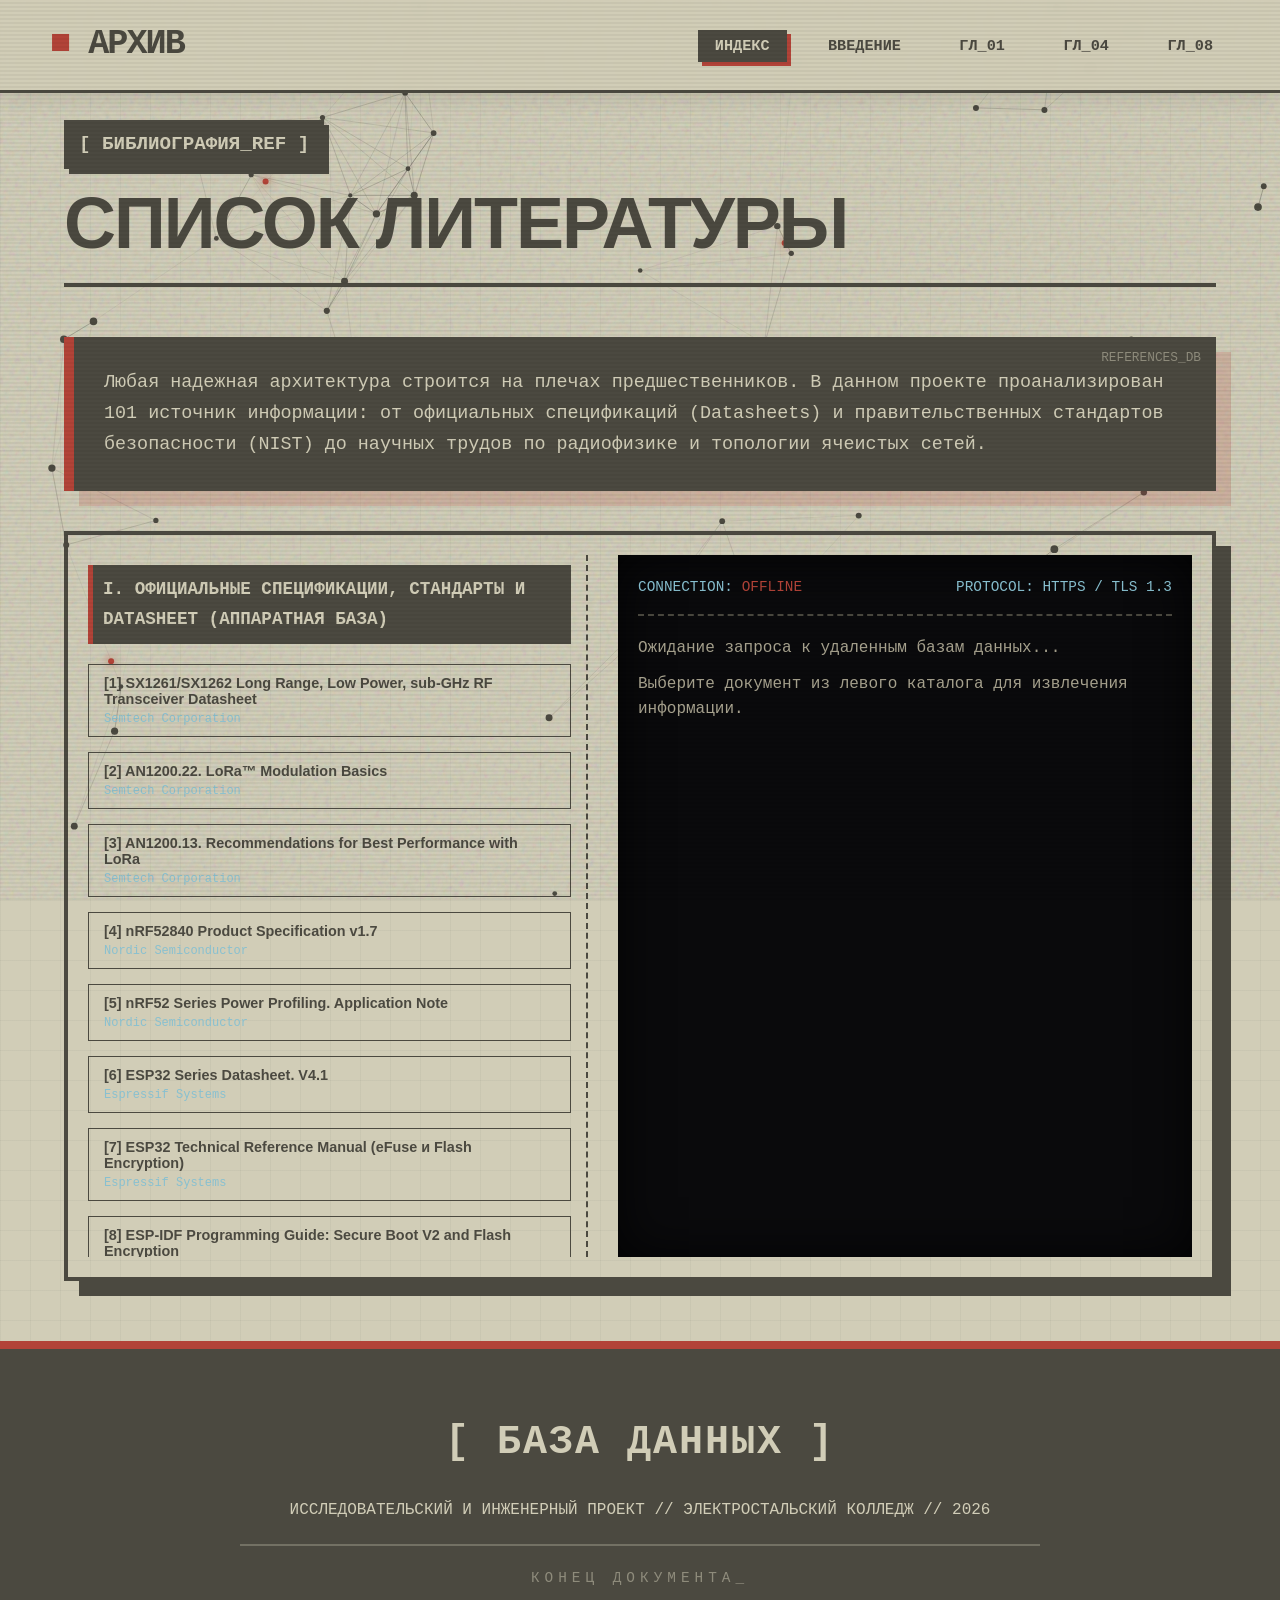
<file: bibliography.html>
<!DOCTYPE html>
<html lang="ru">
<head>
    <meta charset="UTF-8">
    <meta name="viewport" content="width=device-width, initial-scale=1.0">
    <title>СПИСОК ЛИТЕРАТУРЫ // АРХИВ МСР</title>
    <link rel="stylesheet" href="style.css">
    <style>
        .chapter-container {
            padding: 120px 5vw 60px 5vw;
            max-width: 1600px;
            margin: 0 auto;
            position: relative;
            z-index: 10;
            pointer-events: none;
        }
        
        .chapter-header {
            margin-bottom: 50px;
            border-bottom: 4px solid var(--text-main);
            padding-bottom: 20px;
            pointer-events: auto;
        }

        .chapter-title {
            font-size: 4.5rem;
            font-weight: 900;
            text-transform: uppercase;
            color: var(--text-main);
            line-height: 1.1;
            letter-spacing: -2px;
        }

        .quote-block {
            background: var(--text-main);
            color: var(--bg-base);
            padding: 30px;
            font-family: var(--font-mono);
            font-size: 1.15rem;
            border-left: 10px solid var(--accent-red);
            margin-bottom: 40px;
            position: relative;
            pointer-events: auto;
            box-shadow: 15px 15px 0 rgba(178, 67, 56, 0.2);
        }
        
        .quote-block::before {
            content: 'REFERENCES_DB';
            position: absolute; top: 10px; right: 15px;
            font-size: 0.8rem; opacity: 0.5;
        }

        /* ИНТЕРАКТИВНАЯ БИБЛИОГРАФИЯ */
        .biblio-wrapper {
            pointer-events: auto;
            display: grid;
            grid-template-columns: 500px 1fr;
            gap: 30px;
            height: 750px;
            background: var(--terminal-bg);
            border: 4px solid var(--border-dark);
            box-shadow: 15px 15px 0 var(--border-dark);
            padding: 20px;
        }

        /* Левая панель: Каталог источников */
        .catalog-panel {
            border-right: 2px dashed #4b4940;
            padding-right: 15px;
            overflow-y: auto;
            display: flex;
            flex-direction: column;
            gap: 15px;
        }

        .catalog-panel::-webkit-scrollbar { width: 6px; }
        .catalog-panel::-webkit-scrollbar-track { background: #1a1a17; }
        .catalog-panel::-webkit-scrollbar-thumb { background: #4b4940; }
        .catalog-panel::-webkit-scrollbar-thumb:hover { background: var(--accent-red); }

        .category-title {
            color: var(--bg-base);
            background: var(--text-main);
            font-family: var(--font-mono);
            font-size: 1.1rem;
            font-weight: bold;
            padding: 10px;
            margin-top: 10px;
            margin-bottom: 5px;
            text-transform: uppercase;
            border-left: 5px solid var(--accent-red);
            position: sticky;
            top: 0;
            z-index: 5;
        }

        .doc-btn {
            background: transparent;
            color: var(--terminal-text);
            border: 1px solid #4b4940;
            padding: 10px 15px;
            font-family: var(--font-main);
            font-size: 0.9rem;
            text-align: left;
            cursor: pointer;
            transition: all 0.2s;
            display: flex;
            flex-direction: column;
            gap: 5px;
        }

        .doc-btn .author { font-family: var(--font-mono); font-size: 0.75rem; color: #88c0d0; }
        
        .doc-btn:hover {
            background: rgba(205, 200, 176, 0.1);
            border-color: var(--accent-red);
        }

        .doc-btn.active {
            background: var(--text-main);
            color: var(--bg-base);
            border-color: var(--accent-red);
        }
        .doc-btn.active .author { color: var(--bg-base); opacity: 0.8; }

        /* Правая панель: Терминал скачивания */
        .reader-panel {
            padding: 20px;
            background: #0a0a0c;
            box-shadow: inset 0 0 50px rgba(0,0,0,0.8);
            display: flex;
            flex-direction: column;
            font-family: var(--font-mono);
            position: relative;
            overflow: hidden;
        }

        .reader-header {
            color: #88c0d0;
            font-size: 0.9rem;
            border-bottom: 2px dashed #4b4940;
            padding-bottom: 15px;
            margin-bottom: 20px;
            display: flex;
            justify-content: space-between;
            z-index: 2;
        }

        .reader-console {
            flex-grow: 1;
            overflow-y: auto;
            color: #a8a38f;
            font-size: 1rem;
            line-height: 1.6;
            display: flex;
            flex-direction: column;
            gap: 10px;
            z-index: 2;
            padding-right: 10px;
        }

        .reader-console::-webkit-scrollbar { width: 4px; }
        .reader-console::-webkit-scrollbar-thumb { background: #88c0d0; }

        .reader-console span { word-wrap: break-word; }
        
        .log-connect { color: #ebcb8b; }
        .log-progress { color: #a3be8c; letter-spacing: 2px; }
        .log-title { color: var(--accent-red); font-size: 1.4rem; font-weight: bold; margin-top: 15px; margin-bottom: 10px; text-shadow: 0 0 5px rgba(178,67,56,0.3);}
        .log-meta { color: #88c0d0; border-left: 2px solid #88c0d0; padding-left: 10px; margin-bottom: 15px; font-size: 0.9rem;}
        .log-abstract { color: #cdc8b0; font-family: var(--font-main); font-size: 1.1rem; line-height: 1.8; text-align: justify;}

        /* Анимация сканирования на фоне терминала */
        .reader-scanner {
            position: absolute;
            top: -100px; left: 0; right: 0; height: 100px;
            background: linear-gradient(to bottom, transparent, rgba(136, 192, 208, 0.1) 90%, rgba(136, 192, 208, 0.4) 100%);
            border-bottom: 1px solid #88c0d0;
            z-index: 1;
            opacity: 0;
            pointer-events: none;
        }

        .scanning {
            animation: scanAnim 1.5s linear infinite;
            opacity: 1;
        }

        @keyframes scanAnim {
            0% { top: -100px; }
            100% { top: 100%; }
        }

        @media (max-width: 1024px) {
            .biblio-wrapper { grid-template-columns: 1fr; height: auto; }
            .catalog-panel { border-right: none; border-bottom: 2px dashed #4b4940; padding-bottom: 20px; max-height: 400px; }
            .reader-panel { min-height: 500px; }
        }
    </style>
</head>
<body>

    <div class="scanlines"></div>
    <div class="ambient-noise"></div>
    <div class="canvas-bg-wrapper">
        <canvas id="home-canvas"></canvas>
    </div>

    <nav>
        <div class="nav-logo"><span class="blinking-cursor">■</span> АРХИВ</div>
        <div class="nav-links">
            <a href="index.html" class="active">ИНДЕКС</a>
            <a href="intro.html">ВВЕДЕНИЕ</a>
            <a href="chapter1.html">ГЛ_01</a>
            <a href="chapter4.html">ГЛ_04</a>
            <a href="chapter8.html">ГЛ_08</a>
        </div>
    </nav>

    <div class="chapter-container">
        <div class="chapter-header">
            <span class="system-tag" style="background: var(--text-main); color: var(--bg-base);">[ БИБЛИОГРАФИЯ_REF ]</span>
            <h1 class="chapter-title">Список Литературы</h1>
        </div>

        <div class="quote-block">
            Любая надежная архитектура строится на плечах предшественников. В данном проекте проанализирован 101 источник информации: от официальных спецификаций (Datasheets) и правительственных стандартов безопасности (NIST) до научных трудов по радиофизике и топологии ячеистых сетей.
        </div>

        <div class="biblio-wrapper">
            <div class="catalog-panel" id="catalog">
                </div>

            <div class="reader-panel">
                <div class="reader-scanner" id="scanner-line"></div>
                <div class="reader-header">
                    <span>CONNECTION: <span id="conn-status" style="color: #b24338;">OFFLINE</span></span>
                    <span>PROTOCOL: HTTPS / TLS 1.3</span>
                </div>
                <div class="reader-console" id="console">
                    <span>Ожидание запроса к удаленным базам данных...</span>
                    <span>Выберите документ из левого каталога для извлечения информации.</span>
                </div>
            </div>
        </div>
    </div>

    <footer>
        <div class="footer-container">
            <div class="footer-title" style="color: var(--bg-base);">[ БАЗА ДАННЫХ ]</div>
            <p>ИССЛЕДОВАТЕЛЬСКИЙ И ИНЖЕНЕРНЫЙ ПРОЕКТ // ЭЛЕКТРОСТАЛЬСКИЙ КОЛЛЕДЖ // 2026</p>
            <div class="line"></div>
            <p class="eof">КОНЕЦ ДОКУМЕНТА_</p>
        </div>
    </footer>

    <script src="script.js"></script>

    <script>
        const rawDB = [
            { cat: "I. Официальные спецификации, стандарты и Datasheet (Аппаратная база)", docs: [
                { id: "1", title: "SX1261/SX1262 Long Range, Low Power, sub-GHz RF Transceiver Datasheet", author: "Semtech Corporation", server: "semtech.com" },
                { id: "2", title: "AN1200.22. LoRa™ Modulation Basics", author: "Semtech Corporation", server: "semtech.com" },
                { id: "3", title: "AN1200.13. Recommendations for Best Performance with LoRa", author: "Semtech Corporation", server: "semtech.com" },
                { id: "4", title: "nRF52840 Product Specification v1.7", author: "Nordic Semiconductor", server: "nordicsemi.com" },
                { id: "5", title: "nRF52 Series Power Profiling. Application Note", author: "Nordic Semiconductor", server: "nordicsemi.com" },
                { id: "6", title: "ESP32 Series Datasheet. V4.1", author: "Espressif Systems", server: "espressif.com" },
                { id: "7", title: "ESP32 Technical Reference Manual (eFuse и Flash Encryption)", author: "Espressif Systems", server: "espressif.com" },
                { id: "8", title: "ESP-IDF Programming Guide: Secure Boot V2 and Flash Encryption", author: "Espressif Systems", server: "espressif.com" },
                { id: "9", title: "STM32WLE5J8 - Multiprotocol LPWAN 32-bit Arm Cortex-M4 MCUs", author: "STMicroelectronics", server: "st.com" },
                { id: "10", title: "BQ24650 Synchronous Switch-Mode Battery Charge Controller for Solar Power", author: "Texas Instruments", server: "ti.com" },
                { id: "11", title: "CN3791 MPPT Solar Battery Charger IC", author: "Consonance Electron", server: "consonance-elec.com" },
                { id: "12", title: "NEO-8Q/NEO-M8 Hardware Integration Manual", author: "U-blox", server: "u-blox.com" },
                { id: "13", title: "LoRaWAN® 1.0.4 Specification", author: "LoRa Alliance", server: "lora-alliance.org" },
                { id: "14", title: "LoRaWAN® Regional Parameters v1.0.3 (433/868/915 МГц)", author: "LoRa Alliance", server: "lora-alliance.org" }
            ]},
            { cat: "II. Математическая криптография и стандарты ИБ", docs: [
                { id: "15", title: "FIPS PUB 197: Advanced Encryption Standard (AES)", author: "NIST", server: "csrc.nist.gov" },
                { id: "16", title: "FIPS PUB 180-4: Secure Hash Standard (SHS)", author: "NIST", server: "csrc.nist.gov" },
                { id: "17", title: "NIST Special Publication 800-38A: Recommendation for Block Cipher Modes of Operation (CTR)", author: "Dworkin, M.", server: "csrc.nist.gov" },
                { id: "18", title: "NIST SP 800-57 Part 1 Rev. 5: Recommendation for Key Management", author: "Barker, E.", server: "csrc.nist.gov" },
                { id: "19", title: "RFC 7748: Elliptic Curves for Security", author: "Langley, A. et al.", server: "ietf.org" },
                { id: "20", title: "RFC 5869: HMAC-based Extract-and-Expand Key Derivation Function (HKDF)", author: "Krawczyk, H.", server: "ietf.org" },
                { id: "21", title: "Curve25519: New Diffie-Hellman Speed Records", author: "Bernstein, D. J.", server: "cr.yp.to" },
                { id: "22", title: "Прикладная криптография. Протоколы, алгоритмы, исходные тексты на С", author: "Шнайер Б.", server: "rsl.ru" },
                { id: "23", title: "Практическая криптография", author: "Фергюсон Н., Шнайер Б., Кохно Т.", server: "rsl.ru" },
                { id: "24", title: "Introduction to Modern Cryptography. 3rd Edition", author: "Katz, J., Lindell, Y.", server: "crcpress.com" },
                { id: "25", title: "New Directions in Cryptography", author: "Diffie, W., Hellman, M.", server: "ieee.org" }
            ]},
            { cat: "III. Радиофизика, теория связи и антенны", docs: [
                { id: "26", title: "Цифровая связь. Теоретические основы и практическое применение", author: "Скляр Б.", server: "rsl.ru" },
                { id: "27", title: "Цифровая связь", author: "Прокис Дж.", server: "rsl.ru" },
                { id: "28", title: "Антенны. В 2-х томах", author: "Ротхаммель К., Алоис К.", server: "rsl.ru" },
                { id: "29", title: "Antenna Theory: Analysis and Design", author: "Balanis, C. A.", server: "wiley.com" },
                { id: "30", title: "Antennas for All Applications", author: "Kraus, J. D.", server: "mcgraw-hill.com" },
                { id: "31", title: "Основы телекоммуникаций и сетей передачи данных", author: "Галкин В. А.", server: "rsl.ru" },
                { id: "32", title: "ITU-R P.1546-6. Method for point-to-area predictions", author: "ITU", server: "itu.int" },
                { id: "33", title: "ITU-R P.525-4. Calculation of free-space attenuation", author: "ITU", server: "itu.int" },
                { id: "34", title: "Antennas and Propagation for Wireless Communication Systems", author: "Saunders, S. R.", server: "wiley.com" }
            ]},
            { cat: "IV. Архитектура сетей, маршрутизация и Mesh", docs: [
                { id: "35", title: "Компьютерные сети (Computer Networks)", author: "Таненбаум Э.", server: "rsl.ru" },
                { id: "36", title: "Компьютерные сети. Принципы, технологии, протоколы", author: "Олифер В. Г.", server: "rsl.ru" },
                { id: "37", title: "RFC 3561: Ad hoc On-Demand Distance Vector (AODV) Routing", author: "Perkins, C.", server: "ietf.org" },
                { id: "38", title: "RFC 3626: Optimized Link State Routing Protocol (OLSR)", author: "Clausen, T.", server: "ietf.org" },
                { id: "39", title: "RFC 4728: The Dynamic Source Routing Protocol (DSR)", author: "Johnson, D.", server: "ietf.org" },
                { id: "40", title: "RFC 4838: Delay-Tolerant Networking Architecture", author: "Cerf, V.", server: "ietf.org" },
                { id: "41", title: "RFC 6130: Mobile Ad Hoc Network (MANET) Neighborhood Discovery Protocol", author: "Baccelli, E.", server: "ietf.org" },
                { id: "42", title: "Computer Networking: A Top-Down Approach", author: "Kurose, J. F.", server: "pearson.com" }
            ]},
            { cat: "V. Научные статьи и исследования (IEEE, ACM)", docs: [
                { id: "43", title: "Understanding the Limits of LoRaWAN", author: "Adelantado F. et al.", server: "ieee.org" },
                { id: "44", title: "A Study of LoRa: Long Range & Low Power Networks for IoT", author: "Augustin A. et al.", server: "mdpi.com" },
                { id: "45", title: "Long-range communications in unlicensed bands", author: "Centenaro M. et al.", server: "ieee.org" },
                { id: "46", title: "Do LoRa Low-Power Wide-Area Networks Scale?", author: "Bor M. C. et al.", server: "acm.org" },
                { id: "47", title: "Testing of Communication Range and Reliability in LoRaWAN", author: "Kuzminykh, I.", server: "acm.org" },
                { id: "48", title: "Multi-Hop Routing in LoRa Networks", author: "Leonardi L.", server: "ieee.org" },
                { id: "49", title: "Cyber and Physical Security Vulnerabilities in Mesh Networks", author: "Ali B.", server: "ieee.org" },
                { id: "50", title: "A Survey of Man In The Middle Attacks", author: "Conti M.", server: "ieee.org" },
                { id: "51", title: "A Survey on Sybil Attacks in Wireless Sensor Networks", author: "Cui, Y.", server: "ieee.org" },
                { id: "52", title: "Wormhole Attack Detection Algorithms in Wireless Network", author: "Li, S.", server: "ieee.org" },
                { id: "53", title: "Performance Evaluation of a LoRa Mesh Networking Protocol", author: "Pötsch A.", server: "ieee.org" },
                { id: "54", title: "Chirp spread spectrum as a modulation technique", author: "Reynders, B.", server: "ieee.org" }
            ]},
            { cat: "VI. Прикладная электроника, питание и ПК", docs: [
                { id: "55", title: "Batteries in a Portable World", author: "Buchmann, I.", server: "cadex.com" },
                { id: "56", title: "Handbook of Batteries. 4th Edition (Химия LiFePO4)", author: "Linden, D.", server: "mcgraw-hill.com" },
                { id: "57", title: "Электроника для начинающих и не только", author: "Максимов А.", server: "rsl.ru" },
                { id: "58", title: "Programming the Raspberry Pi: Getting Started with Python", author: "Monk, S.", server: "raspberrypi.org" },
                { id: "59", title: "The Official Raspberry Pi Beginner's Guide", author: "Halfacree, G.", server: "raspberrypi.org" },
                { id: "60", title: "Understanding Maximum Power Point Tracking (MPPT)", author: "Texas Instruments", server: "ti.com" },
                { id: "61", title: "Теоретические основы электротехники. Электрические цепи", author: "Бессонов Л.А.", server: "rsl.ru" },
                { id: "62", title: "Солнечная энергетика: расчет и проектирование автономных систем", author: "Абдуллаев А.", server: "rsl.ru" }
            ]},
            { cat: "VII. Децентрализованные протоколы и софт", docs: [
                { id: "63", title: "Protocol Buffers (Protobuf) Developer Guide", author: "Google LLC", server: "protobuf.dev" },
                { id: "64", title: "MQTT Version 5.0 Specification", author: "OASIS Standard", server: "oasis-open.org" },
                { id: "65", title: "Matrix Protocol Architecture and Specification", author: "The Matrix.org Foundation", server: "spec.matrix.org" },
                { id: "66", title: "Docker Documentation: Containerization and Microservices", author: "Docker Inc.", server: "docs.docker.com" },
                { id: "67", title: "Mosquitto MQTT Broker Documentation", author: "Eclipse Foundation", server: "mosquitto.org" },
                { id: "68", title: "Reactive Microservices Architecture: Design Principles", author: "Lightbend", server: "lightbend.com" },
                { id: "69", title: "Microservices: a definition of this new architectural term", author: "Fowler, M.", server: "martinfowler.com" },
                { id: "70", title: "The Docker Book: Containerization is the new virtualization", author: "Turnbull, J.", server: "dockerbook.com" }
            ]},
            { cat: "VIII. Open-Source проекты и репозитории", docs: [
                { id: "71", title: "Official Meshtastic Documentation", author: "Meshtastic Project", server: "meshtastic.org" },
                { id: "72", title: "Firmware Source Code (C/C++)", author: "Meshtastic GitHub", server: "github.com" },
                { id: "73", title: "Android Client Application Source Code", author: "Meshtastic GitHub", server: "github.com" },
                { id: "74", title: "Python API and CLI interface", author: "Meshtastic GitHub", server: "github.com" },
                { id: "75", title: "Disaster Radio Project. Open Source Mesh Network", author: "Disaster Radio", server: "disaster.radio" },
                { id: "76", title: "Reticulum Network Stack. Cryptography-based networking", author: "Reticulum", server: "reticulum.network" },
                { id: "77", title: "Matrix-NIO. Python Matrix client library", author: "Matrix-NIO GitHub", server: "github.com" },
                { id: "78", title: "Home Assistant. Open source home automation", author: "Home Assistant", server: "home-assistant.io" }
            ]},
            { cat: "IX. Правовое регулирование и радиоконтроль", docs: [
                { id: "79", title: "Radio Regulations. Articles", author: "ITU", server: "itu.int" },
                { id: "80", title: "EN 300 220-1. Short Range Devices (SRD)", author: "ETSI", server: "etsi.org" },
                { id: "81", title: "Title 47 of the CFR, Part 15 - Radio Frequency Devices", author: "FCC", server: "fcc.gov" },
                { id: "82", title: "Решение ГКРЧ «О выделении полос для устройств малого радиуса действия»", author: "Минкомсвязь РФ", server: "minsvyaz.ru" },
                { id: "83", title: "Постановление РФ «О порядке регистрации РЭС»", author: "Правительство РФ", server: "pravo.gov.ru" },
                { id: "84", title: "Федеральный закон 'О связи' № 126-ФЗ", author: "РФ", server: "pravo.gov.ru" },
                { id: "85", title: "ERC Recommendation 70-03 relating to the use of SRD", author: "CEPT", server: "cept.org" }
            ]},
            { cat: "X. Топография, геоинформатика и карты", docs: [
                { id: "86", title: "Shuttle Radar Topography Mission (SRTM) Elevation Data", author: "NASA", server: "jpl.nasa.gov" },
                { id: "87", title: "Radio Mobile. RF Propagation Simulation Software", author: "VE2DBE", server: "ve2dbe.com" },
                { id: "88", title: "HeyWhatsThat. Path Profiler and Line of Sight", author: "HeyWhatsThat", server: "heywhatsthat.com" },
                { id: "89", title: "OSM Data extract and Map rendering", author: "OpenStreetMap Foundation", server: "openstreetmap.org" },
                { id: "90", title: "QGIS Geographic Information System", author: "QGIS Development Team", server: "qgis.org" }
            ]},
            { cat: "XI. Информационная свобода, социология и цензура", docs: [
                { id: "91", title: "Информационная эпоха: экономика, общество и культура", author: "Кастельс М.", server: "hse.ru" },
                { id: "92", title: "Личное дело (Permanent Record)", author: "Сноуден Э.", server: "eksmo.ru" },
                { id: "93", title: "Access Controlled: Shaping of Power in Cyberspace", author: "Deibert, R.", server: "mitpress.mit.edu" },
                { id: "94", title: "The Future of the Internet—And How to Stop It", author: "Zittrain, J.", server: "yale.edu" },
                { id: "95", title: "Cypherpunks: Freedom and the Future of the Internet", author: "Assange, J.", server: "orbooks.com" },
                { id: "96", title: "Robust De-anonymization of Large Sparse Datasets", author: "Narayanan, A.", server: "ieee.org" },
                { id: "97", title: "The Master Switch: The Rise and Fall of Information Empires", author: "Wu, T.", server: "knopf.com" },
                { id: "98", title: "Consent of the Networked", author: "MacKinnon, R.", server: "basicbooks.com" }
            ]},
            { cat: "XII. Утилиты и программные инструменты (Tools)", docs: [
                { id: "99", title: "Wireshark. Network Protocol Analyzer", author: "Wireshark", server: "wireshark.org" },
                { id: "100", title: "GNU Radio. Open Software Radio Ecosystem", author: "GNU Radio", server: "gnuradio.org" },
                { id: "101", title: "Esptool. Espressif SoC serial bootloader utility", author: "Esptool GitHub", server: "github.com" }
            ]}
        ];

        const catalogEl = document.getElementById('catalog');
        const consoleEl = document.getElementById('console');
        const statusEl = document.getElementById('conn-status');
        const scannerLine = document.getElementById('scanner-line');
        
        let currentAnimation = null;

        // Генерация каталога из 101 источника
        rawDB.forEach(cat => {
            const catTitle = document.createElement('div');
            catTitle.className = 'category-title';
            catTitle.innerText = cat.cat;
            catalogEl.appendChild(catTitle);

            cat.docs.forEach(doc => {
                const btn = document.createElement('button');
                btn.className = 'doc-btn';
                btn.innerHTML = `<strong>[${doc.id}] ${doc.title}</strong><span class="author">${doc.author}</span>`;
                btn.onclick = () => loadDocument(doc, btn);
                catalogEl.appendChild(btn);
            });
        });

        // Функция обработки клика и анимации скачивания
        function loadDocument(doc, btnElement) {
            document.querySelectorAll('.doc-btn').forEach(b => b.classList.remove('active'));
            btnElement.classList.add('active');

            if(currentAnimation) clearTimeout(currentAnimation);
            consoleEl.innerHTML = '';
            
            statusEl.innerText = "CONNECTING...";
            statusEl.style.color = "#ebcb8b";
            scannerLine.classList.add('scanning');

            let steps = [
                `<span class="log-connect">> DNS-Резолвинг: ${doc.server}... ОК</span>`,
                `<span class="log-connect">> Установка защищенного соединения TCP/TLS 1.3... ОК</span>`,
                `<span class="log-sys">> Запрос записи базы данных ID = [0x0${doc.id}]...</span>`,
                `<span class="log-progress">> DOWNLOAD: [##--------] 20%</span>`,
                `<span class="log-progress">> DOWNLOAD: [#####-----] 50%</span>`,
                `<span class="log-progress">> DOWNLOAD: [#########-] 90%</span>`,
                `<span class="log-progress">> DOWNLOAD: [##########] 100%</span>`,
                `<span class="log-connect">> Соединение закрыто. Расшифровка локальной копии (AES-256)...</span>`
            ];

            let delay = 0;
            steps.forEach((step, index) => {
                currentAnimation = setTimeout(() => {
                    consoleEl.innerHTML += step;
                    consoleEl.scrollTop = consoleEl.scrollHeight;
                }, delay);
                delay += 300 + Math.random() * 200; 
            });

            // Вывод данных документа
            currentAnimation = setTimeout(() => {
                statusEl.innerText = "DATA_RETRIEVED";
                statusEl.style.color = "#a3be8c";
                scannerLine.classList.remove('scanning');
                
                const finalHtml = `
                    <div class="log-title">${doc.title}</div>
                    <div class="log-meta">
                        НОМЕР В СПИСКЕ: ${doc.id} ИЗ 101<br>
                        АВТОР/ОРГАНИЗАЦИЯ: ${doc.author}<br>
                        СЕРВЕР ИСТОЧНИКА: ${doc.server}
                    </div>
                    <div class="log-abstract">Данный документ является фундаментальным источником, использованным при проведении исследования в рамках Индивидуального Проекта. Содержит спецификации, технические параметры, математические расчеты или правовые нормы, на которые опирается архитектура децентрализованной автономной сети. Все права принадлежат авторам и издателям (${doc.author}).</div>
                `;
                consoleEl.innerHTML += finalHtml;
                consoleEl.scrollTop = consoleEl.scrollHeight;
            }, delay + 400);
        }
    </script>
</body>
</html>
</file>
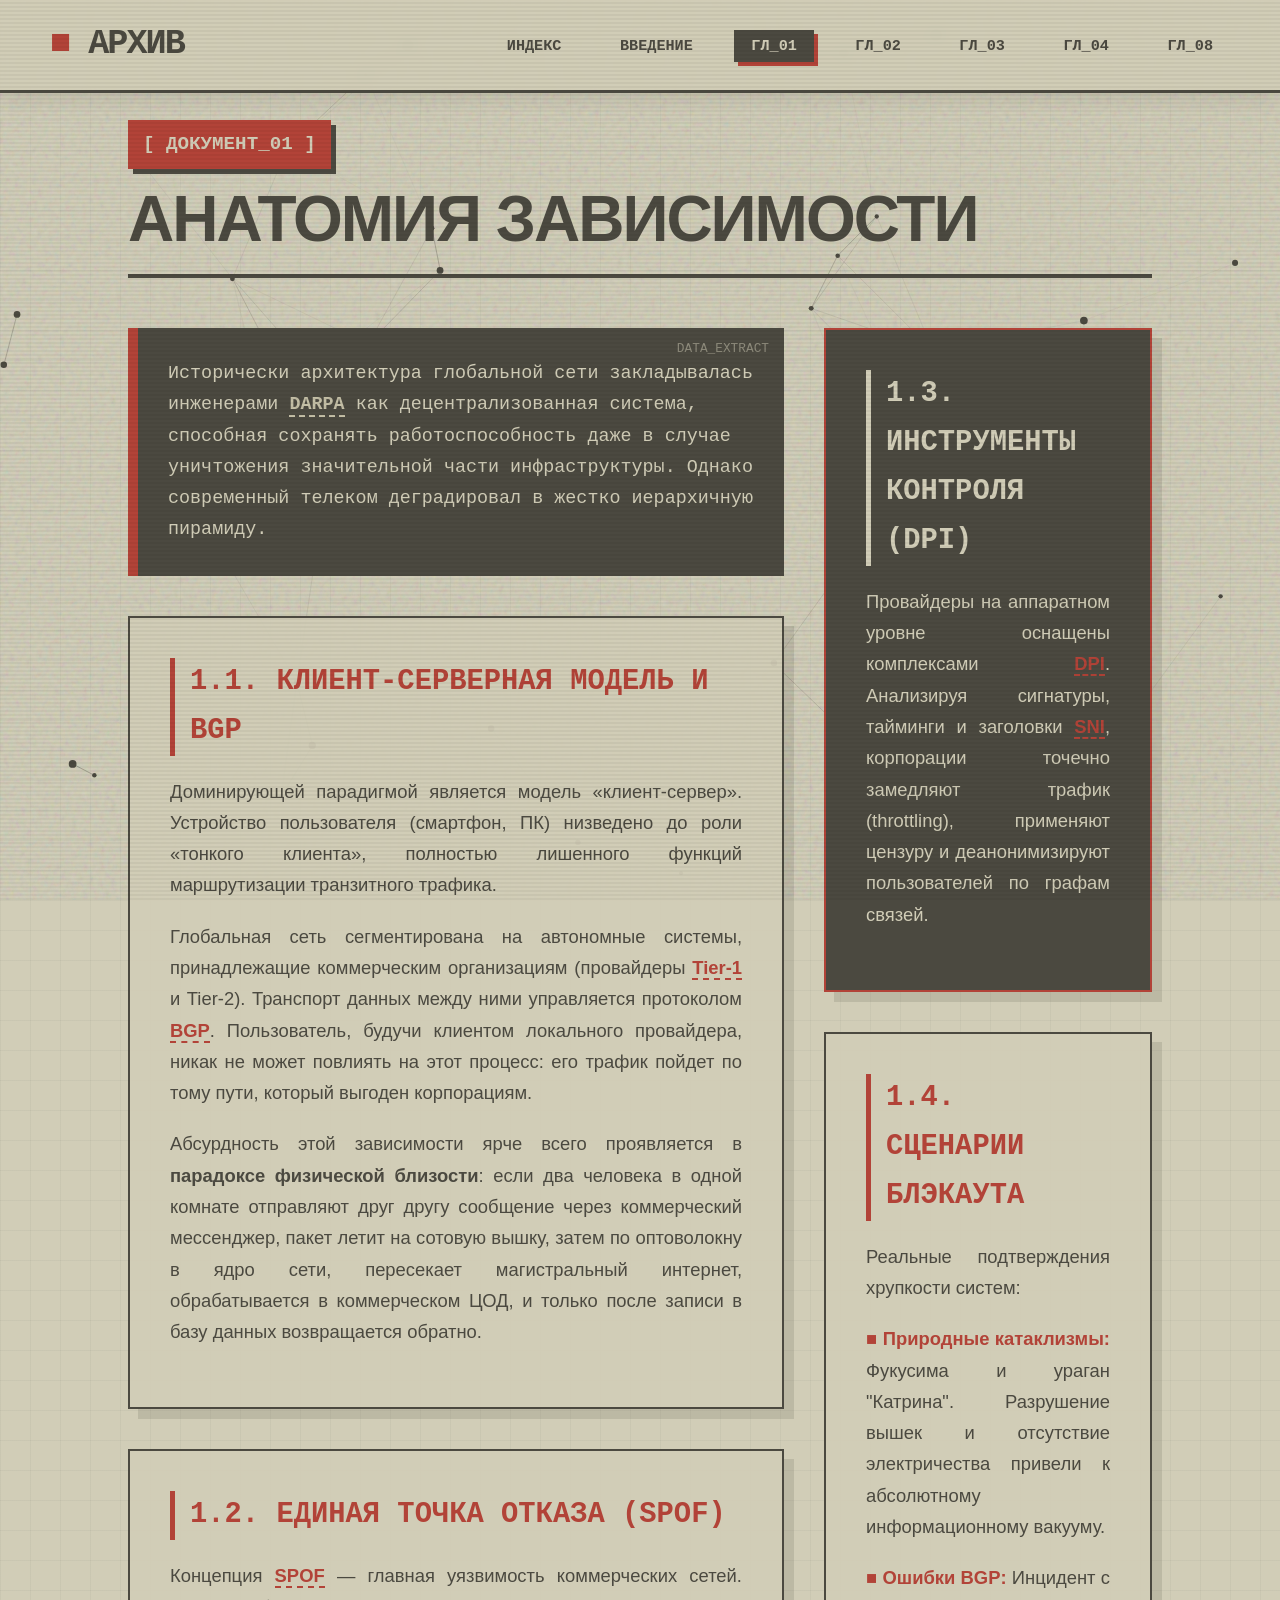
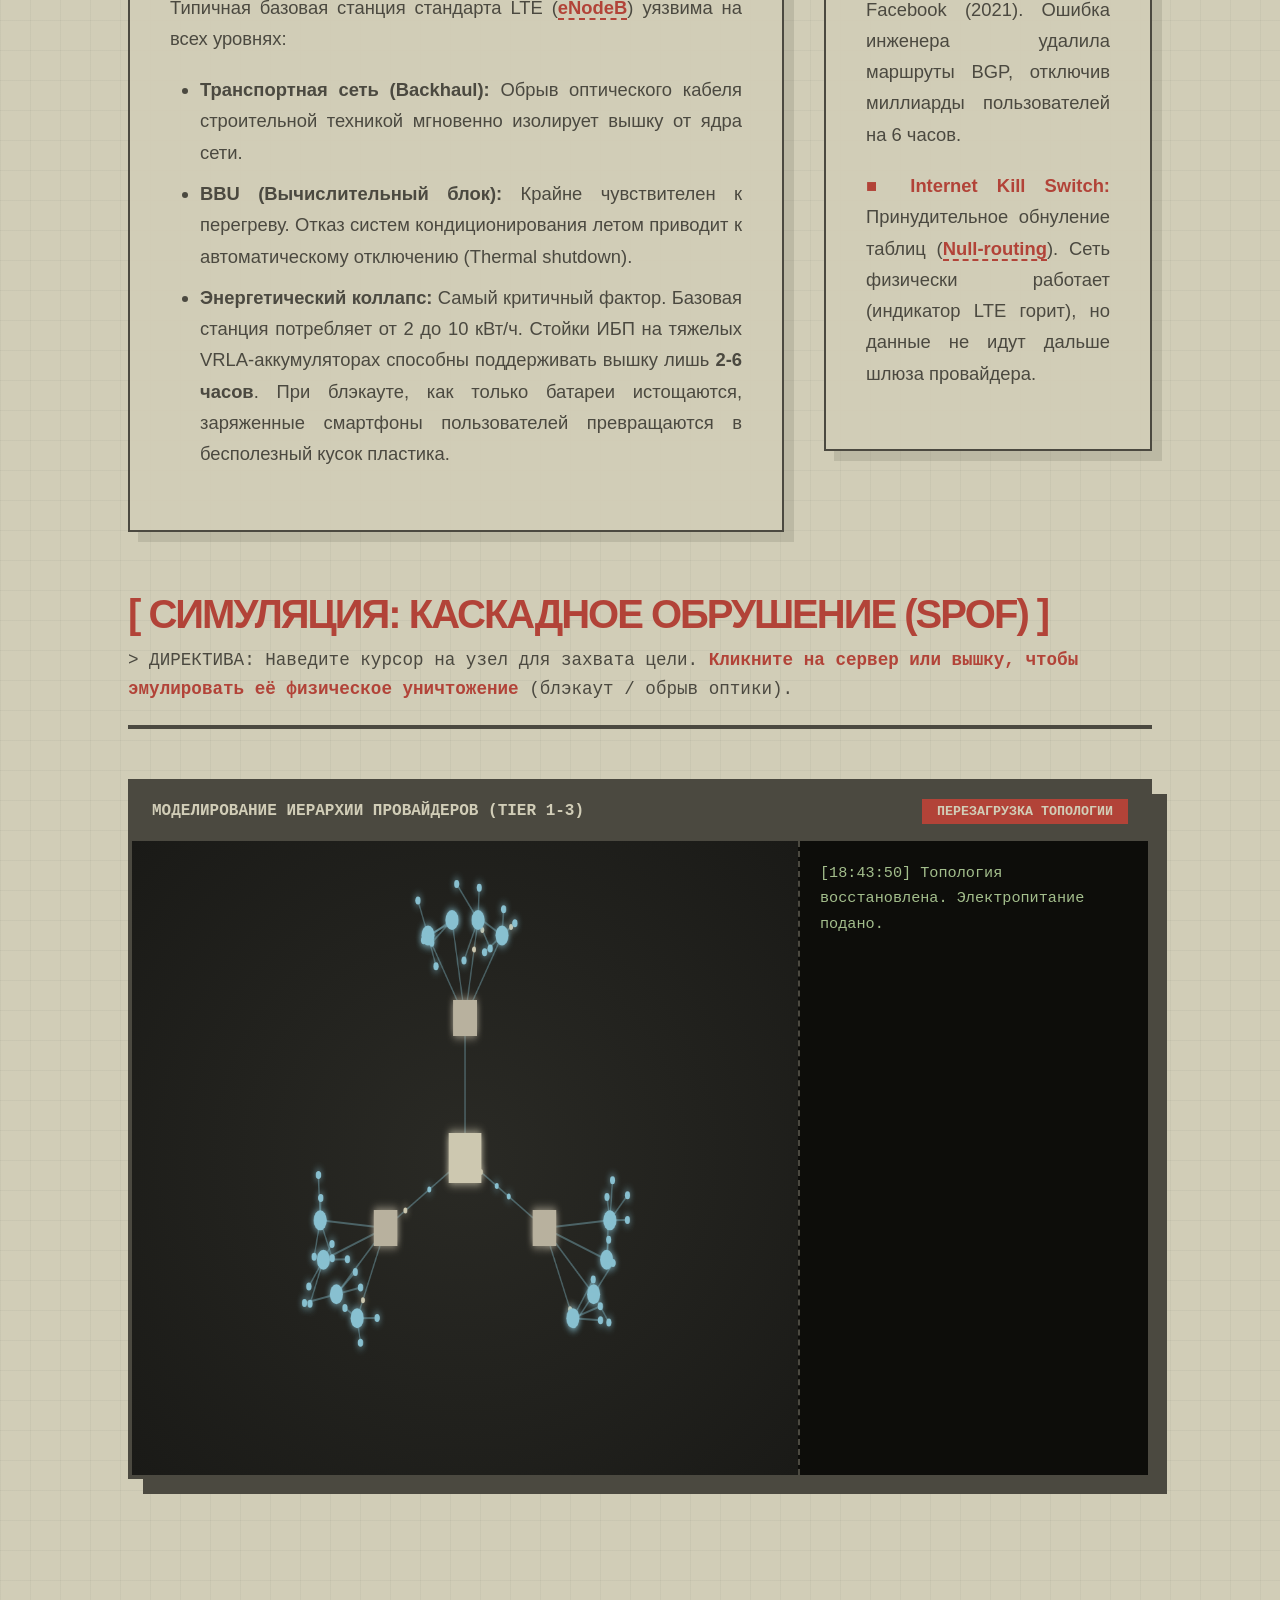
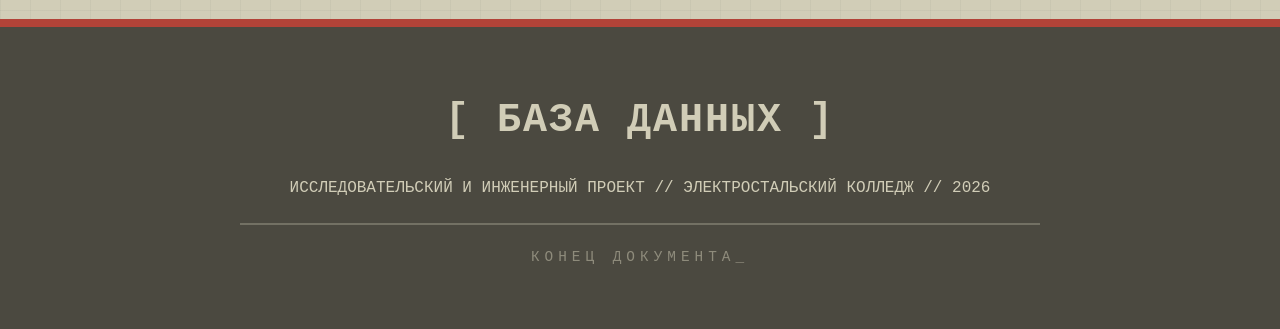
<file: chapter1.html>
<!DOCTYPE html>
<html lang="ru">
<head>
    <meta charset="UTF-8">
    <meta name="viewport" content="width=device-width, initial-scale=1.0">
    <title>ГЛАВА 01 // АНАТОМИЯ ЗАВИСИМОСТИ</title>
    <link rel="stylesheet" href="style.css">
    <style>
        .chapter-container {
            padding: 120px 10vw 60px 10vw;
            position: relative;
            z-index: 10;
            pointer-events: none; /* Пропускаем клики к фону */
        }
        
        .chapter-header {
            margin-bottom: 50px;
            border-bottom: 4px solid var(--text-main);
            padding-bottom: 20px;
            pointer-events: auto;
        }

        .chapter-title {
            font-size: 4rem;
            font-weight: 900;
            text-transform: uppercase;
            color: var(--text-main);
            line-height: 1.1;
            letter-spacing: -2px;
        }

        .content-grid {
            display: grid;
            grid-template-columns: 2fr 1fr;
            gap: 40px;
            margin-bottom: 60px;
            pointer-events: auto;
        }

        @media (max-width: 1200px) {
            .content-grid { grid-template-columns: 1fr; }
        }

        .text-block {
            background: rgba(209, 205, 183, 0.95);
            padding: 40px;
            border: 2px solid var(--border-dark);
            box-shadow: 10px 10px 0 rgba(75, 73, 64, 0.15);
            font-size: 1.15rem;
            color: var(--text-main);
        }

        .text-block h3 {
            font-family: var(--font-mono);
            font-size: 1.8rem;
            color: var(--accent-red);
            margin-bottom: 20px;
            border-left: 5px solid var(--accent-red);
            padding-left: 15px;
            text-transform: uppercase;
        }

        .text-block p, .text-block ul {
            margin-bottom: 20px;
            text-align: justify;
            line-height: 1.7;
        }

        .text-block ul { margin-left: 30px; }
        .text-block li { margin-bottom: 10px; }

        .quote-block {
            background: var(--text-main);
            color: var(--bg-base);
            padding: 30px;
            font-family: var(--font-mono);
            font-size: 1.15rem;
            border-left: 10px solid var(--accent-red);
            margin-bottom: 40px;
            position: relative;
            pointer-events: auto;
        }
        .quote-block::before {
            content: 'DATA_EXTRACT';
            position: absolute; top: 10px; right: 15px;
            font-size: 0.8rem; opacity: 0.5;
        }
        .quote-block .tooltip { color: var(--bg-alt); border-bottom-color: var(--bg-alt); }
        .quote-block .tooltip:hover { background: var(--bg-alt); color: var(--text-main); }

        /* ИНТЕРАКТИВНАЯ СИМУЛЯЦИЯ SPOF */
        .simulation-wrapper {
            pointer-events: auto; /* ВАЖНО: Разрешаем клики по симуляции */
            margin-bottom: 80px;
        }

        .simulation-panel {
            background: var(--terminal-bg);
            border: 4px solid var(--border-dark);
            box-shadow: 15px 15px 0 var(--border-dark);
            display: flex;
            flex-direction: column;
            height: 700px;
            position: relative;
            transition: all 0.3s ease;
        }
        .simulation-panel:hover {
            border-color: var(--accent-red);
            box-shadow: 15px 15px 0 rgba(178, 67, 56, 0.3);
        }

        .sim-header {
            background: var(--text-main);
            color: var(--bg-base);
            padding: 15px 20px;
            font-family: var(--font-mono);
            font-weight: bold;
            display: flex;
            justify-content: space-between;
            align-items: center;
        }

        .btn-reset {
            background: var(--accent-red);
            color: var(--bg-base);
            border: none;
            padding: 5px 15px;
            font-family: var(--font-mono);
            font-weight: bold;
            cursor: pointer;
            transition: background 0.2s;
        }
        .btn-reset:hover { background: #fff; color: var(--accent-red); }

        .sim-body {
            display: grid;
            grid-template-columns: 1fr 350px;
            height: calc(100% - 50px);
        }

        #spof-canvas {
            width: 100%; height: 100%;
            cursor: crosshair;
            background: radial-gradient(circle, #2a2a25 0%, #1a1a17 100%);
            display: block;
        }

        .sim-terminal {
            border-left: 2px dashed #4b4940;
            padding: 20px;
            font-family: var(--font-mono);
            font-size: 0.95rem;
            color: #a8a38f;
            overflow-y: auto;
            background: #0d0d0a;
            display: flex; flex-direction: column; gap: 8px;
        }
        .sim-terminal span { word-wrap: break-word; }
        .log-err { color: var(--accent-red); font-weight: bold; text-shadow: 0 0 5px rgba(178,67,56,0.5); }
        .log-sys { color: #88c0d0; }
        .log-warn { color: #ebcb8b; }
        .log-ok { color: #a3be8c; }
    </style>
</head>
<body>

    <div class="scanlines"></div>
    <div class="ambient-noise"></div>
    <div class="canvas-bg-wrapper">
        <canvas id="home-canvas"></canvas>
    </div>

    <nav>
        <div class="nav-logo"><span class="blinking-cursor">■</span> АРХИВ</div>
        <div class="nav-links">
            <a href="index.html">ИНДЕКС</a>
            <a href="intro.html">ВВЕДЕНИЕ</a>
            <a href="chapter1.html" class="active">ГЛ_01</a>
            <a href="chapter2.html">ГЛ_02</a>
            <a href="chapter3.html">ГЛ_03</a>
            <a href="chapter4.html">ГЛ_04</a>
            <a href="chapter8.html">ГЛ_08</a>
        </div>
    </nav>

    <div class="chapter-container">
        <div class="chapter-header">
            <span class="system-tag">[ ДОКУМЕНТ_01 ]</span>
            <h1 class="chapter-title">Анатомия Зависимости</h1>
        </div>

        <div class="content-grid">
            <div class="text-column">
                <div class="quote-block">
                    Исторически архитектура глобальной сети закладывалась инженерами <span class="tooltip" data-text="Управление перспективных исследовательских проектов Министерства обороны США. Создатели ARPANET — прародителя Интернета.">DARPA</span> как децентрализованная система, способная сохранять работоспособность даже в случае уничтожения значительной части инфраструктуры. Однако современный телеком деградировал в жестко иерархичную пирамиду.
                </div>

                <div class="text-block">
                    <h3>1.1. Клиент-Серверная Модель и BGP</h3>
                    <p>Доминирующей парадигмой является модель «клиент-сервер». Устройство пользователя (смартфон, ПК) низведено до роли «тонкого клиента», полностью лишенного функций маршрутизации транзитного трафика.</p>
                    <p>Глобальная сеть сегментирована на автономные системы, принадлежащие коммерческим организациям (провайдеры <span class="tooltip" data-text="Магистральные транснациональные операторы (Level 3, Telia), владеющие трансокеаническими кабелями. Они составляют фундамент интернета.">Tier-1</span> и Tier-2). Транспорт данных между ними управляется протоколом <span class="tooltip" data-text="Border Gateway Protocol — протокол динамической маршрутизации. Базируется на абсолютном доверии. Ошибка инженера может привести к обрушению связи целых регионов (BGP Hijacking).">BGP</span>. Пользователь, будучи клиентом локального провайдера, никак не может повлиять на этот процесс: его трафик пойдет по тому пути, который выгоден корпорациям.</p>
                    <p>Абсурдность этой зависимости ярче всего проявляется в <strong>парадоксе физической близости</strong>: если два человека в одной комнате отправляют друг другу сообщение через коммерческий мессенджер, пакет летит на сотовую вышку, затем по оптоволокну в ядро сети, пересекает магистральный интернет, обрабатывается в коммерческом ЦОД, и только после записи в базу данных возвращается обратно.</p>
                </div>

                <div class="text-block" style="margin-top: 40px;">
                    <h3>1.2. Единая точка отказа (SPOF)</h3>
                    <p>Концепция <span class="tooltip" data-text="Single Point of Failure — архитектурная болезнь проектирования. Если этот узел выйдет из строя, вся зависимая от него система перестанет функционировать.">SPOF</span> — главная уязвимость коммерческих сетей. Типичная базовая станция стандарта LTE (<span class="tooltip" data-text="eNodeB (Evolved Node B) — базовая станция стандарта LTE. Обеспечивает радиосвязь с мобильными устройствами абонентов.">eNodeB</span>) уязвима на всех уровнях:</p>
                    <ul>
                        <li><strong>Транспортная сеть (Backhaul):</strong> Обрыв оптического кабеля строительной техникой мгновенно изолирует вышку от ядра сети.</li>
                        <li><strong>BBU (Вычислительный блок):</strong> Крайне чувствителен к перегреву. Отказ систем кондиционирования летом приводит к автоматическому отключению (Thermal shutdown).</li>
                        <li><strong>Энергетический коллапс:</strong> Самый критичный фактор. Базовая станция потребляет от 2 до 10 кВт/ч. Стойки ИБП на тяжелых VRLA-аккумуляторах способны поддерживать вышку лишь <strong>2-6 часов</strong>. При блэкауте, как только батареи истощаются, заряженные смартфоны пользователей превращаются в бесполезный кусок пластика.</li>
                    </ul>
                </div>
            </div>

            <div class="side-column">
                <div class="text-block" style="background: var(--text-main); color: var(--bg-base); border-color: var(--accent-red);">
                    <h3 style="color: var(--bg-base); border-left-color: var(--bg-base);">1.3. Инструменты Контроля (DPI)</h3>
                    <p>Провайдеры на аппаратном уровне оснащены комплексами <span class="tooltip" data-text="Deep Packet Inspection — системы глубокого анализа трафика, работающие на 7-м (прикладном) уровне OSI. Они заглядывают внутрь пакета данных.">DPI</span>. Анализируя сигнатуры, тайминги и заголовки <span class="tooltip" data-text="Server Name Indication — открытый заголовок при установке HTTPS соединения. Провайдер всегда видит имя домена, к которому вы подключаетесь, даже если трафик зашифрован.">SNI</span>, корпорации точечно замедляют трафик (throttling), применяют цензуру и деанонимизируют пользователей по графам связей.</p>
                </div>

                <div class="text-block" style="margin-top: 40px;">
                    <h3>1.4. Сценарии Блэкаута</h3>
                    <p>Реальные подтверждения хрупкости систем:</p>
                    <p><span style="color: var(--accent-red); font-weight: bold;">■ Природные катаклизмы:</span> Фукусима и ураган "Катрина". Разрушение вышек и отсутствие электричества привели к абсолютному информационному вакууму.</p>
                    <p><span style="color: var(--accent-red); font-weight: bold;">■ Ошибки BGP:</span> Инцидент с Facebook (2021). Ошибка инженера удалила маршруты BGP, отключив миллиарды пользователей на 6 часов.</p>
                    <p><span style="color: var(--accent-red); font-weight: bold;">■ Internet Kill Switch:</span> Принудительное обнуление таблиц (<span class="tooltip" data-text="Программная директива на магистральных коммутаторах отправлять весь трафик в 'черную дыру', блокируя доступ к внешней сети без физического отключения оборудования.">Null-routing</span>). Сеть физически работает (индикатор LTE горит), но данные не идут дальше шлюза провайдера.</p>
                </div>
            </div>
        </div>

        <div class="simulation-wrapper">
            <div class="chapter-header">
                <h2 class="chapter-title" style="font-size: 2.5rem; color: var(--accent-red);">[ СИМУЛЯЦИЯ: КАСКАДНОЕ ОБРУШЕНИЕ (SPOF) ]</h2>
                <p style="font-family: var(--font-mono); margin-top: 10px; font-size: 1.1rem; pointer-events: auto;">
                    > ДИРЕКТИВА: Наведите курсор на узел для захвата цели. <strong style="color: var(--accent-red);">Кликните на сервер или вышку, чтобы эмулировать её физическое уничтожение</strong> (блэкаут / обрыв оптики).
                </p>
            </div>

            <div class="simulation-panel">
                <div class="sim-header">
                    <span>МОДЕЛИРОВАНИЕ ИЕРАРХИИ ПРОВАЙДЕРОВ (TIER 1-3)</span>
                    <button class="btn-reset" onclick="initSimulation()">ПЕРЕЗАГРУЗКА ТОПОЛОГИИ</button>
                </div>
                <div class="sim-body">
                    <canvas id="spof-canvas"></canvas>
                    
                    <div class="sim-terminal" id="spof-terminal">
                        <span class="log-sys">[СИСТЕМА] BGP-маршрутизация инициализирована.</span>
                        <span class="log-ok">[СИСТЕМА] Иерархия провайдеров функционирует штатно.</span>
                    </div>
                </div>
            </div>
        </div>
    </div>

    <footer>
        <div class="footer-container">
            <div class="footer-title">[ БАЗА ДАННЫХ ]</div>
            <p>ИССЛЕДОВАТЕЛЬСКИЙ И ИНЖЕНЕРНЫЙ ПРОЕКТ // ЭЛЕКТРОСТАЛЬСКИЙ КОЛЛЕДЖ // 2026</p>
            <div class="line"></div>
            <p class="eof">КОНЕЦ ДОКУМЕНТА_</p>
        </div>
    </footer>

    <script src="script.js"></script>

    <script>
        const canvasSpof = document.getElementById('spof-canvas');
        const ctxSpof = canvasSpof.getContext('2d');
        const termSpof = document.getElementById('spof-terminal');

        let simNodes = [];
        let simPackets = [];
        let simParticles = [];
        let simHovered = null;

        function resizeSpof() {
            const rect = canvasSpof.parentElement.getBoundingClientRect();
            canvasSpof.width = rect.width;
            canvasSpof.height = rect.height;
        }

        function logSpof(msg, type="log-sys") {
            const time = new Date().toLocaleTimeString('ru-RU', { hour12: false });
            termSpof.innerHTML += `<span class="${type}">[${time}] ${msg}</span>`;
            termSpof.scrollTop = termSpof.scrollHeight;
        }

        function initSimulation() {
            simNodes = []; simPackets = []; simParticles = []; simHovered = null;
            termSpof.innerHTML = '';
            logSpof("Топология восстановлена. Электропитание подано.", "log-ok");

            const cx = canvasSpof.width / 2;
            const cy = canvasSpof.height / 2;

            // Tier-1 Core
            simNodes.push({ id: 0, type: 'core', x: cx, y: cy, size: 25, alive: true, parent: null });

            // Tier-2 
            for(let i=0; i<3; i++) {
                let angle = (i * Math.PI * 2) / 3 - Math.PI/2;
                let t2 = { id: simNodes.length, type: 'tier2', x: cx + Math.cos(angle)*140, y: cy + Math.sin(angle)*140, size: 18, alive: true, parent: 0 };
                simNodes.push(t2);

                // Tier-3 (Вышки)
                for(let j=0; j<4; j++) {
                    let angle3 = angle - 0.6 + (j * 0.4);
                    let t3 = { id: simNodes.length, type: 'tower', x: t2.x + Math.cos(angle3)*100, y: t2.y + Math.sin(angle3)*100, size: 10, alive: true, parent: t2.id };
                    simNodes.push(t3);

                    // Клиенты
                    let clCount = Math.floor(Math.random() * 3) + 2;
                    for(let k=0; k<clCount; k++) {
                        let angleC = Math.random() * Math.PI * 2;
                        let rC = Math.random() * 30 + 20;
                        simNodes.push({ id: simNodes.length, type: 'client', x: t3.x + Math.cos(angleC)*rC, y: t3.y + Math.sin(angleC)*rC, size: 4, alive: true, parent: t3.id });
                    }
                }
            }
        }

        function isConnected(nodeId) {
            let n = simNodes.find(x => x.id === nodeId);
            if(!n || !n.alive) return false;
            if(n.type === 'core') return n.alive;
            return isConnected(n.parent);
        }

        function createExplosion(x, y, color) {
            for(let i=0; i<30; i++) {
                simParticles.push({ x: x, y: y, vx: (Math.random()-0.5)*8, vy: (Math.random()-0.5)*8, life: 1.0, color: color });
            }
        }

        function renderSpof() {
            ctxSpof.clearRect(0, 0, canvasSpof.width, canvasSpof.height);

            simNodes.forEach(n => n.connected = isConnected(n.id));

            // Линии
            ctxSpof.lineWidth = 2;
            simNodes.forEach(n => {
                if(n.parent !== null) {
                    let p = simNodes.find(x => x.id === n.parent);
                    ctxSpof.beginPath(); ctxSpof.moveTo(n.x, n.y); ctxSpof.lineTo(p.x, p.y);
                    if(n.connected && p.connected) {
                        ctxSpof.strokeStyle = 'rgba(136, 192, 208, 0.4)'; ctxSpof.setLineDash([]);
                    } else {
                        ctxSpof.strokeStyle = 'rgba(178, 67, 56, 0.2)'; ctxSpof.setLineDash([5, 5]);
                    }
                    ctxSpof.stroke();
                }
            });
            ctxSpof.setLineDash([]);

            // Генерация пакетов
            if(Math.random() < 0.2) {
                let clients = simNodes.filter(n => n.type === 'client' && n.connected);
                if(clients.length > 0) {
                    let c = clients[Math.floor(Math.random() * clients.length)];
                    simPackets.push({ x: c.x, y: c.y, target: c.parent, progress: 0, speed: 0.05, up: true });
                }
            }

            // Движение пакетов
            for(let i = simPackets.length - 1; i >= 0; i--) {
                let pkt = simPackets[i];
                let targetNode = simNodes.find(n => n.id === pkt.target);
                
                if(!targetNode || !targetNode.connected) {
                    createExplosion(pkt.x, pkt.y, '#ebcb8b');
                    simPackets.splice(i, 1); continue;
                }

                pkt.progress += pkt.speed;
                if(pkt.progress >= 1) {
                    pkt.x = targetNode.x; pkt.y = targetNode.y; pkt.progress = 0;
                    if(pkt.up) {
                        if(targetNode.type === 'core') {
                            let clients = simNodes.filter(n => n.type === 'client' && n.connected);
                            if(clients.length > 0) {
                                pkt.up = false;
                                let dest = clients[Math.floor(Math.random()*clients.length)];
                                pkt.target = simNodes.find(n => n.id === dest.parent).parent;
                            } else { simPackets.splice(i, 1); }
                        } else { pkt.target = targetNode.parent; }
                    } else {
                        if(targetNode.type === 'client') { simPackets.splice(i, 1); } 
                        else {
                            let children = simNodes.filter(n => n.parent === targetNode.id && n.connected);
                            if(children.length > 0) { pkt.target = children[Math.floor(Math.random()*children.length)].id; } 
                            else { simPackets.splice(i, 1); }
                        }
                    }
                } else {
                    let curX = pkt.x + (targetNode.x - pkt.x) * pkt.progress;
                    let curY = pkt.y + (targetNode.y - pkt.y) * pkt.progress;
                    ctxSpof.beginPath(); ctxSpof.arc(curX, curY, 3, 0, Math.PI*2);
                    ctxSpof.fillStyle = pkt.up ? '#cdc8b0' : '#88c0d0';
                    ctxSpof.shadowBlur = 10; ctxSpof.shadowColor = ctxSpof.fillStyle;
                    ctxSpof.fill(); ctxSpof.shadowBlur = 0;
                }
            }

            // Отрисовка узлов
            simNodes.forEach(n => {
                ctxSpof.beginPath();
                if(n.type === 'core' || n.type === 'tier2') ctxSpof.rect(n.x - n.size, n.y - n.size, n.size*2, n.size*2);
                else ctxSpof.arc(n.x, n.y, n.size, 0, Math.PI*2);

                if(!n.alive) { ctxSpof.fillStyle = '#b24338'; ctxSpof.shadowBlur = 15; ctxSpof.shadowColor = '#b24338'; } 
                else if(!n.connected) { ctxSpof.fillStyle = '#4b4940'; ctxSpof.shadowBlur = 0; } 
                else { ctxSpof.fillStyle = n.type === 'core' ? '#cdc8b0' : n.type === 'tier2' ? '#b8b19e' : '#88c0d0'; ctxSpof.shadowBlur = 10; ctxSpof.shadowColor = ctxSpof.fillStyle; }
                ctxSpof.fill(); ctxSpof.shadowBlur = 0;

                if(simHovered && simHovered.id === n.id && n.alive && n.type !== 'client') {
                    ctxSpof.strokeStyle = '#b24338'; ctxSpof.lineWidth = 2;
                    ctxSpof.strokeRect(n.x - n.size - 5, n.y - n.size - 5, n.size*2 + 10, n.size*2 + 10);
                    ctxSpof.beginPath();
                    ctxSpof.moveTo(n.x, n.y - n.size - 15); ctxSpof.lineTo(n.x, n.y + n.size + 15);
                    ctxSpof.moveTo(n.x - n.size - 15, n.y); ctxSpof.lineTo(n.x + n.size + 15, n.y);
                    ctxSpof.stroke();
                }
            });

            // Частицы
            for(let i = simParticles.length - 1; i >= 0; i--) {
                let p = simParticles[i];
                p.x += p.vx; p.y += p.vy; p.life -= 0.03;
                ctxSpof.fillStyle = p.color; ctxSpof.globalAlpha = p.life;
                ctxSpof.fillRect(p.x, p.y, 4, 4); ctxSpof.globalAlpha = 1.0;
                if(p.life <= 0) simParticles.splice(i, 1);
            }

            requestAnimationFrame(renderSpof);
        }

        // Логика мыши
        canvasSpof.addEventListener('mousemove', (e) => {
            const rect = canvasSpof.getBoundingClientRect();
            const mouseX = (e.clientX - rect.left) * (canvasSpof.width / rect.width);
            const mouseY = (e.clientY - rect.top) * (canvasSpof.height / rect.height);
            
            simHovered = null;
            simNodes.forEach(n => {
                if(n.alive && n.type !== 'client' && Math.hypot(n.x - mouseX, n.y - mouseY) < n.size + 10) {
                    simHovered = n;
                }
            });
            canvasSpof.style.cursor = simHovered ? 'crosshair' : 'default';
        });

        canvasSpof.addEventListener('click', () => {
            if(simHovered && simHovered.alive) {
                simHovered.alive = false;
                createExplosion(simHovered.x, simHovered.y, '#b24338');

                if(simHovered.type === 'core') {
                    logSpof("КРИТИЧЕСКИЙ СБОЙ: Центральный сервер (Tier-1) уничтожен.", "log-err");
                    logSpof("BGP маршрутизация обрушена. Глобальный блэкаут.", "log-err");
                } else if(simHovered.type === 'tier2') {
                    logSpof("ОБРЫВ ОПТИКИ: Магистральный шлюз (Tier-2) отключен.", "log-err");
                    logSpof("Зависимые базовые станции изолированы.", "log-warn");
                } else if(simHovered.type === 'tower') {
                    logSpof("ИБП ИСТОЩЕН: Базовая станция (eNodeB) обесточена.", "log-warn");
                    logSpof("Клиенты в радиусе 5 км потеряли сигнал сети.", "log-err");
                }
                simHovered = null;
            }
        });

        window.addEventListener('load', () => {
            resizeSpof(); initSimulation(); renderSpof();
        });
        window.addEventListener('resize', resizeSpof);
    </script>
</body>
</html>
</file>
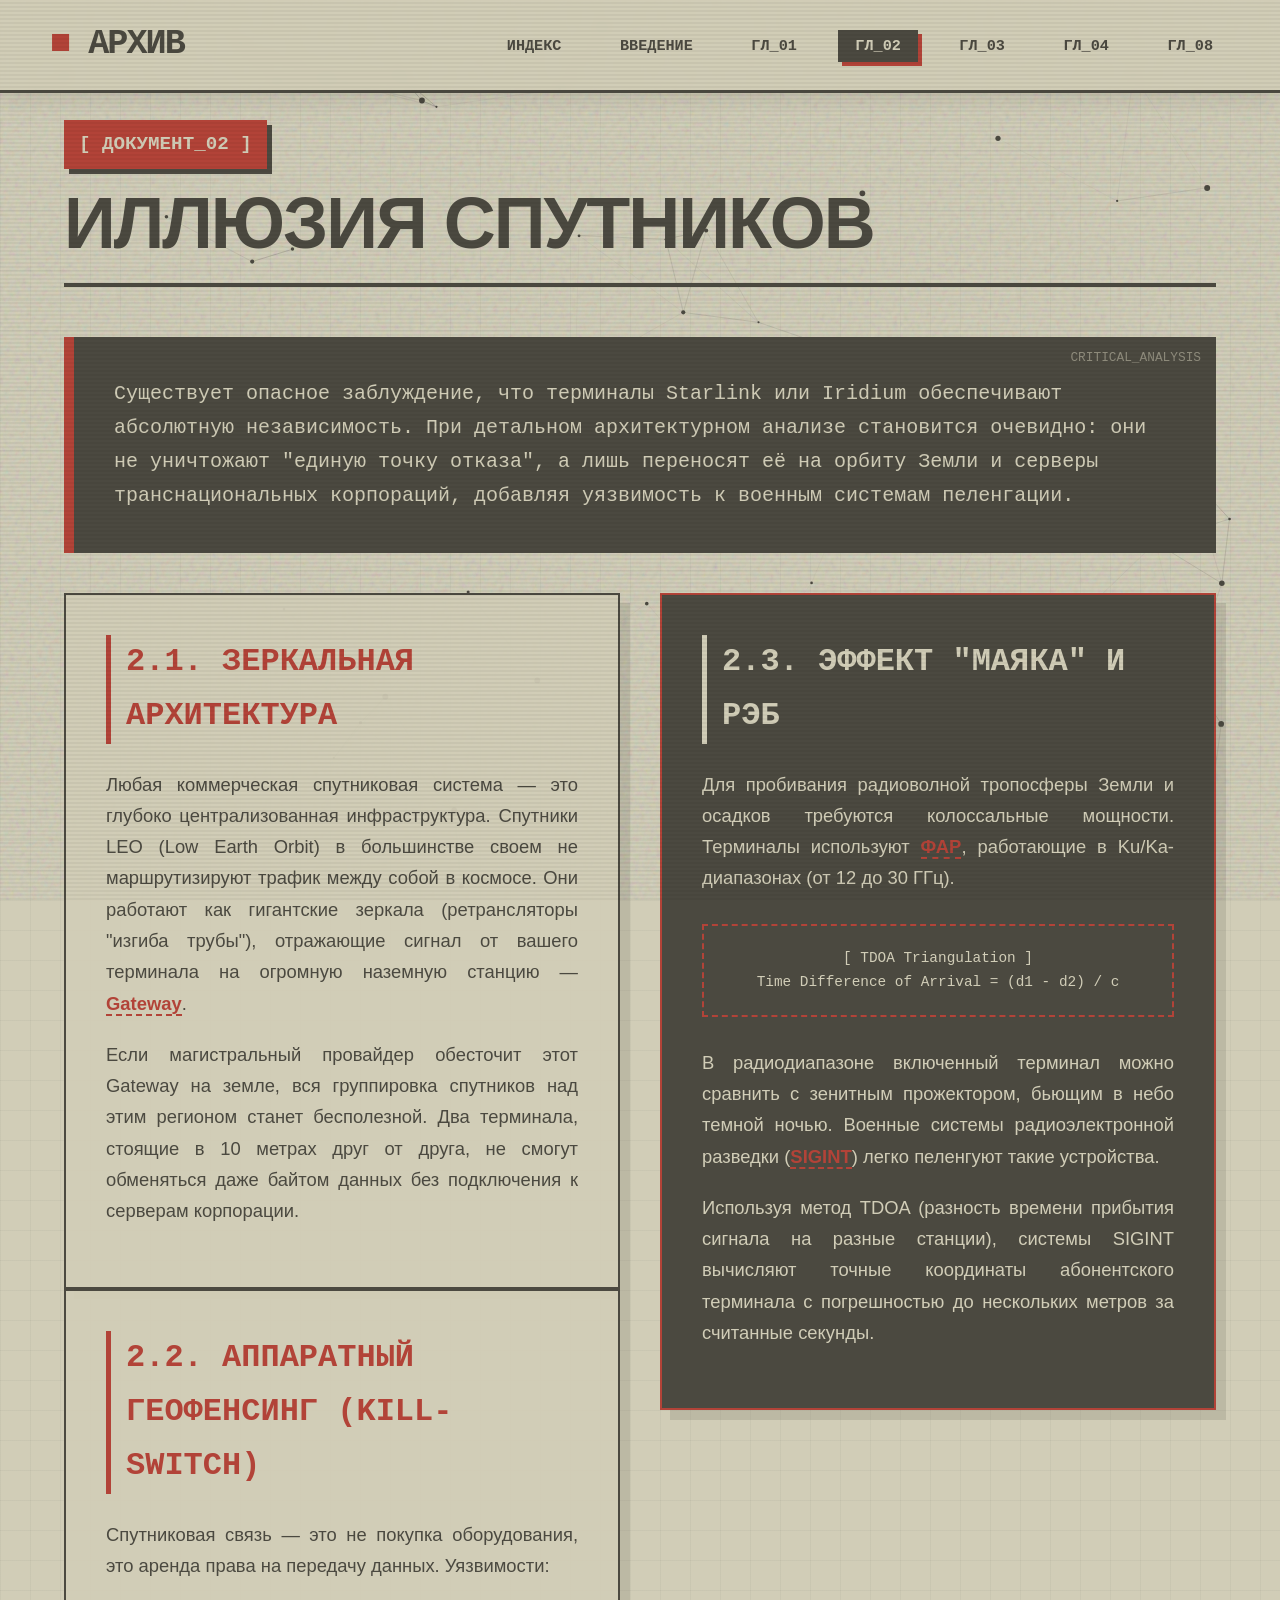
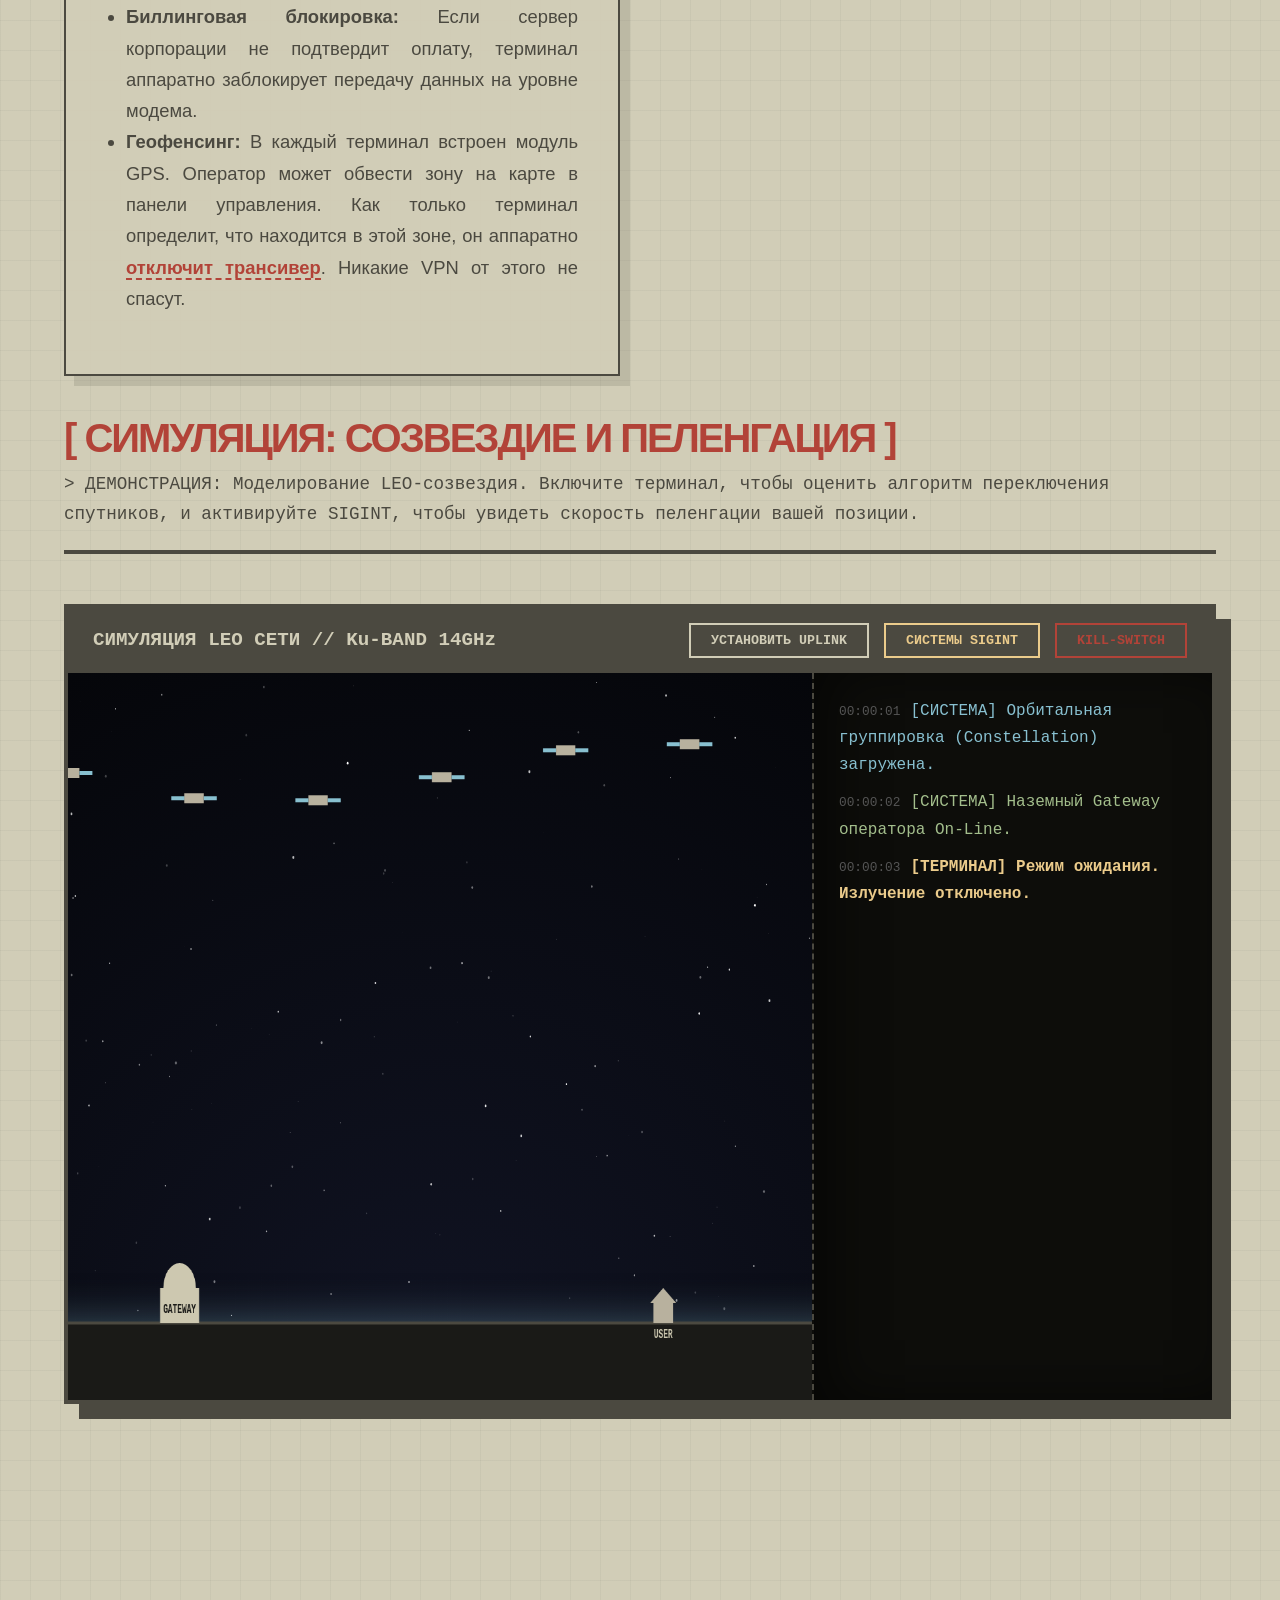
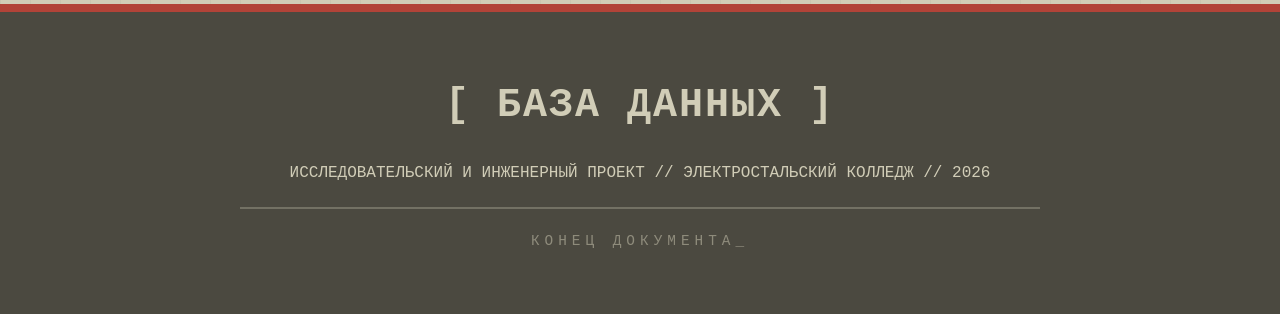
<file: chapter2.html>
<!DOCTYPE html>
<html lang="ru">
<head>
    <meta charset="UTF-8">
    <meta name="viewport" content="width=device-width, initial-scale=1.0">
    <title>ГЛАВА 02 // ИЛЛЮЗИЯ АВТОНОМНОСТИ</title>
    <link rel="stylesheet" href="style.css">
    <style>
        .chapter-container {
            padding: 120px 5vw 60px 5vw;
            max-width: 1800px;
            margin: 0 auto;
            position: relative;
            z-index: 10;
            pointer-events: none; /* Пропускаем клики к фону */
        }
        
        .chapter-header {
            margin-bottom: 50px;
            border-bottom: 4px solid var(--text-main);
            padding-bottom: 20px;
            pointer-events: auto;
        }

        .chapter-title {
            font-size: 4.5rem;
            font-weight: 900;
            text-transform: uppercase;
            color: var(--text-main);
            line-height: 1.1;
            letter-spacing: -2px;
        }

        .content-grid {
            display: grid;
            grid-template-columns: 1fr 1fr;
            gap: 40px;
            margin-bottom: 60px;
            pointer-events: auto;
        }

        @media (max-width: 1200px) {
            .content-grid { grid-template-columns: 1fr; }
        }

        .text-block {
            background: rgba(209, 205, 183, 0.95);
            padding: 40px;
            border: 2px solid var(--border-dark);
            box-shadow: 10px 10px 0 rgba(75, 73, 64, 0.15);
            font-size: 1.15rem;
            color: var(--text-main);
            position: relative;
        }

        .text-block h3 {
            font-family: var(--font-mono);
            font-size: 2rem;
            color: var(--accent-red);
            margin-bottom: 25px;
            border-left: 5px solid var(--accent-red);
            padding-left: 15px;
            text-transform: uppercase;
        }

        .text-block p, .text-block ul {
            margin-bottom: 20px;
            text-align: justify;
            line-height: 1.7;
        }
        
        .text-block ul { margin-left: 20px; }

        .schematic-box {
            background: var(--terminal-bg);
            border: 2px dashed #88c0d0;
            padding: 20px;
            margin: 30px 0;
            font-family: var(--font-mono);
            color: #88c0d0;
            font-size: 0.9rem;
            text-align: center;
        }

        .quote-block {
            background: var(--text-main);
            color: var(--bg-base);
            padding: 40px;
            font-family: var(--font-mono);
            font-size: 1.25rem;
            border-left: 10px solid var(--accent-red);
            margin-bottom: 40px;
            position: relative;
            pointer-events: auto;
        }
        
        .quote-block::before {
            content: 'CRITICAL_ANALYSIS';
            position: absolute; top: 10px; right: 15px;
            font-size: 0.8rem; opacity: 0.5;
        }

        /* МАСШТАБНАЯ СИМУЛЯЦИЯ */
        .simulation-wrapper {
            pointer-events: auto;
            margin-bottom: 80px;
            grid-column: 1 / -1; 
        }

        .simulation-panel {
            background: var(--terminal-bg);
            border: 4px solid var(--border-dark);
            box-shadow: 15px 15px 0 var(--border-dark);
            display: flex;
            flex-direction: column;
            height: 800px;
            position: relative;
        }

        .sim-header {
            background: var(--text-main);
            color: var(--bg-base);
            padding: 15px 25px;
            font-family: var(--font-mono);
            font-weight: bold;
            display: flex;
            justify-content: space-between;
            align-items: center;
            font-size: 1.2rem;
        }

        .sim-controls {
            display: flex;
            gap: 15px;
        }

        .btn-sim {
            background: transparent;
            color: var(--bg-base);
            border: 2px solid var(--bg-base);
            padding: 8px 20px;
            font-family: var(--font-mono);
            font-weight: bold;
            cursor: pointer;
            transition: all 0.2s;
            text-transform: uppercase;
        }
        .btn-sim:hover { background: var(--bg-base); color: var(--text-main); }
        
        .btn-sim.danger { border-color: var(--accent-red); color: var(--accent-red); }
        .btn-sim.danger:hover { background: var(--accent-red); color: #fff; }
        
        .btn-sim.sigint { border-color: #ebcb8b; color: #ebcb8b; }
        .btn-sim.sigint:hover { background: #ebcb8b; color: #000; }

        .sim-body {
            display: grid;
            grid-template-columns: 1fr 400px;
            height: calc(100% - 60px);
        }

        #sat-canvas {
            width: 100%; height: 100%;
            /* Ночное небо для космоса */
            background: radial-gradient(circle at center bottom, #111424 0%, #05060a 100%);
            display: block;
        }

        .sim-terminal {
            border-left: 2px dashed #4b4940;
            padding: 25px;
            font-family: var(--font-mono);
            font-size: 1rem;
            color: #a8a38f;
            overflow-y: auto;
            background: #0d0d0a;
            display: flex; flex-direction: column; gap: 10px;
            box-shadow: inset 20px 0 50px rgba(0,0,0,0.5);
        }
        .log-err { color: var(--accent-red); font-weight: bold; text-shadow: 0 0 8px rgba(178,67,56,0.6); }
        .log-sys { color: #88c0d0; }
        .log-warn { color: #ebcb8b; font-weight: bold; }
        .log-ok { color: #a3be8c; }
        .log-time { color: #555; font-size: 0.8rem; margin-right: 10px; }
    </style>
</head>
<body>

    <div class="scanlines"></div>
    <div class="ambient-noise"></div>

    <div class="canvas-bg-wrapper">
        <canvas id="home-canvas"></canvas>
    </div>

    <nav>
        <div class="nav-logo"><span class="blinking-cursor">■</span> АРХИВ</div>
        <div class="nav-links">
            <a href="index.html">ИНДЕКС</a>
            <a href="intro.html">ВВЕДЕНИЕ</a>
            <a href="chapter1.html">ГЛ_01</a>
            <a href="chapter2.html" class="active">ГЛ_02</a>
            <a href="chapter3.html">ГЛ_03</a>
            <a href="chapter4.html">ГЛ_04</a>
            <a href="chapter8.html">ГЛ_08</a>
        </div>
    </nav>

    <div class="chapter-container">
        <div class="chapter-header">
            <span class="system-tag">[ ДОКУМЕНТ_02 ]</span>
            <h1 class="chapter-title">Иллюзия Спутников</h1>
        </div>

        <div class="quote-block">
            Существует опасное заблуждение, что терминалы Starlink или Iridium обеспечивают абсолютную независимость. При детальном архитектурном анализе становится очевидно: они не уничтожают "единую точку отказа", а лишь переносят её на орбиту Земли и серверы транснациональных корпораций, добавляя уязвимость к военным системам пеленгации.
        </div>

        <div class="content-grid">
            <div class="text-column">
                <div class="text-block">
                    <h3>2.1. Зеркальная Архитектура</h3>
                    <p>Любая коммерческая спутниковая система — это глубоко централизованная инфраструктура. Спутники LEO (Low Earth Orbit) в большинстве своем не маршрутизируют трафик между собой в космосе. Они работают как гигантские зеркала (ретрансляторы "изгиба трубы"), отражающие сигнал от вашего терминала на огромную наземную станцию — <span class="tooltip" data-text="Шлюз оператора. Представляет собой поле параболических антенн, подключенных к магистральному оптическому интернету.">Gateway</span>.</p>
                    
                    
                    
                    <p>Если магистральный провайдер обесточит этот Gateway на земле, вся группировка спутников над этим регионом станет бесполезной. Два терминала, стоящие в 10 метрах друг от друга, не смогут обменяться даже байтом данных без подключения к серверам корпорации.</p>
                </div>

                <div class="text-block">
                    <h3>2.2. Аппаратный Геофенсинг (Kill-Switch)</h3>
                    <p>Спутниковая связь — это не покупка оборудования, это аренда права на передачу данных. Уязвимости:</p>
                    <ul>
                        <li><strong>Биллинговая блокировка:</strong> Если сервер корпорации не подтвердит оплату, терминал аппаратно заблокирует передачу данных на уровне модема.</li>
                        <li><strong>Геофенсинг:</strong> В каждый терминал встроен модуль GPS. Оператор может обвести зону на карте в панели управления. Как только терминал определит, что находится в этой зоне, он аппаратно <span class="tooltip" data-text="Принудительное отключение излучателя (TX) программной командой, зашитой в базовую прошивку устройства.">отключит трансивер</span>. Никакие VPN от этого не спасут.</li>
                    </ul>
                </div>
            </div>

            <div class="text-column">
                <div class="text-block" style="background: var(--text-main); color: var(--bg-base); border-color: var(--accent-red);">
                    <h3 style="color: var(--bg-base); border-left-color: var(--bg-base);">2.3. Эффект "Маяка" и РЭБ</h3>
                    <p>Для пробивания радиоволной тропосферы Земли и осадков требуются колоссальные мощности. Терминалы используют <span class="tooltip" data-text="Фазированная антенная решетка — массив сотен мелких антенн, который электронным способом формирует узконаправленный сверхмощный луч.">ФАР</span>, работающие в Ku/Ka-диапазонах (от 12 до 30 ГГц).</p>
                    
                    

                    <div class="schematic-box" style="border-color: var(--accent-red); color: var(--bg-base);">
                        [ TDOA Triangulation ]<br>
                        Time Difference of Arrival = (d1 - d2) / c
                    </div>

                    <p>В радиодиапазоне включенный терминал можно сравнить с зенитным прожектором, бьющим в небо темной ночью. Военные системы радиоэлектронной разведки (<span class="tooltip" data-text="Signals Intelligence. Глобальные системы перехвата и анализа радиоизлучений.">SIGINT</span>) легко пеленгуют такие устройства.</p>
                    <p>Используя метод TDOA (разность времени прибытия сигнала на разные станции), системы SIGINT вычисляют точные координаты абонентского терминала с погрешностью до нескольких метров за считанные секунды.</p>
                </div>
            </div>

            <div class="simulation-wrapper">
                <div class="chapter-header">
                    <h2 class="chapter-title" style="font-size: 2.5rem; color: var(--accent-red);">[ СИМУЛЯЦИЯ: СОЗВЕЗДИЕ И ПЕЛЕНГАЦИЯ ]</h2>
                    <p style="font-family: var(--font-mono); margin-top: 10px; font-size: 1.1rem;">
                        > ДЕМОНСТРАЦИЯ: Моделирование LEO-созвездия. Включите терминал, чтобы оценить алгоритм переключения спутников, и активируйте SIGINT, чтобы увидеть скорость пеленгации вашей позиции.
                    </p>
                </div>

                <div class="simulation-panel">
                    <div class="sim-header">
                        <span>СИМУЛЯЦИЯ LEO СЕТИ // Ku-BAND 14GHz</span>
                        <div class="sim-controls">
                            <button class="btn-sim" id="btn-uplink" onclick="toggleUplink()">УСТАНОВИТЬ UPLINK</button>
                            <button class="btn-sim sigint" id="btn-sigint" onclick="toggleSigint()">СИСТЕМЫ SIGINT</button>
                            <button class="btn-sim danger" id="btn-kill" onclick="triggerKillSwitch()">KILL-SWITCH</button>
                        </div>
                    </div>
                    <div class="sim-body">
                        <canvas id="sat-canvas"></canvas>
                        
                        <div class="sim-terminal" id="sat-terminal">
                            <span><span class="log-time">00:00:01</span><span class="log-sys">[СИСТЕМА] Орбитальная группировка (Constellation) загружена.</span></span>
                            <span><span class="log-time">00:00:02</span><span class="log-ok">[СИСТЕМА] Наземный Gateway оператора On-Line.</span></span>
                            <span><span class="log-time">00:00:03</span><span class="log-warn">[ТЕРМИНАЛ] Режим ожидания. Излучение отключено.</span></span>
                        </div>
                    </div>
                </div>
            </div>
        </div>
    </div>

    <footer>
        <div class="footer-container">
            <div class="footer-title">[ БАЗА ДАННЫХ ]</div>
            <p>ИССЛЕДОВАТЕЛЬСКИЙ И ИНЖЕНЕРНЫЙ ПРОЕКТ // ЭЛЕКТРОСТАЛЬСКИЙ КОЛЛЕДЖ // 2026</p>
            <div class="line"></div>
            <p class="eof">КОНЕЦ ДОКУМЕНТА_</p>
        </div>
    </footer>

    <script>
        const canvasBg = document.getElementById('home-canvas');
        const ctxBg = canvasBg.getContext('2d');
        let bgNodes = [];
        let bgMouse = { x: null, y: null, radius: 150 };

        function resizeBg() {
            canvasBg.width = window.innerWidth;
            canvasBg.height = window.innerHeight;
            initBgNetwork();
        }

        window.addEventListener('mousemove', (e) => { bgMouse.x = e.x; bgMouse.y = e.y; });
        window.addEventListener('mouseout', () => { bgMouse.x = null; bgMouse.y = null; });

        function initBgNetwork() {
            bgNodes = [];
            let numNodes = Math.floor((canvasBg.width * canvasBg.height) / 20000);
            for (let i = 0; i < numNodes; i++) {
                bgNodes.push({
                    x: Math.random() * canvasBg.width,
                    y: Math.random() * canvasBg.height,
                    vx: (Math.random() - 0.5) * 0.5,
                    vy: (Math.random() - 0.5) * 0.5,
                    pulse: Math.random() * Math.PI * 2
                });
            }
        }

        function animateBg() {
            ctxBg.clearRect(0, 0, canvasBg.width, canvasBg.height);
            
            ctxBg.lineWidth = 1;
            for (let i = 0; i < bgNodes.length; i++) {
                let n1 = bgNodes[i];
                n1.pulse += 0.02;

                if (bgMouse.x != null) {
                    let dx = bgMouse.x - n1.x;
                    let dy = bgMouse.y - n1.y;
                    let dist = Math.hypot(dx, dy);
                    if (dist < bgMouse.radius) {
                        ctxBg.beginPath(); ctxBg.moveTo(n1.x, n1.y); ctxBg.lineTo(bgMouse.x, bgMouse.y);
                        ctxBg.strokeStyle = `rgba(178, 67, 56, ${0.8 - dist/bgMouse.radius})`; 
                        ctxBg.stroke();
                        n1.x += dx * 0.005; n1.y += dy * 0.005;
                    }
                }

                n1.x += n1.vx; n1.y += n1.vy;
                if (n1.x < 0 || n1.x > canvasBg.width) n1.vx *= -1;
                if (n1.y < 0 || n1.y > canvasBg.height) n1.vy *= -1;

                for (let j = i + 1; j < bgNodes.length; j++) {
                    let n2 = bgNodes[j];
                    let dist = Math.hypot(n1.x - n2.x, n1.y - n2.y);
                    if (dist < 150) {
                        ctxBg.beginPath(); ctxBg.moveTo(n1.x, n1.y); ctxBg.lineTo(n2.x, n2.y);
                        ctxBg.strokeStyle = `rgba(75, 73, 64, ${0.3 * (1 - dist/150)})`;
                        ctxBg.stroke();
                    }
                }

                ctxBg.beginPath(); ctxBg.arc(n1.x, n1.y, 2 + Math.sin(n1.pulse), 0, Math.PI*2);
                ctxBg.fillStyle = '#4b4940'; ctxBg.fill();
            }
            requestAnimationFrame(animateBg);
        }
        window.addEventListener('resize', resizeBg);
        resizeBg();
        animateBg();
    </script>

    <script>
        const canvasSat = document.getElementById('sat-canvas');
        const ctxSat = canvasSat.getContext('2d');
        const termSat = document.getElementById('sat-terminal');

        let state = {
            uplink: false, sigint: false, killed: false,
            time: 0, activeSat: null, triangulationProgress: 0
        };

        const earthY = 650;
        const gateway = { x: 0, y: earthY - 20 };
        const terminalObj = { x: 0, y: earthY - 15 };
        const sigintBases = [];
        const satellites = [];
        const stars = []; // Массив для звездного неба

        function padZero(num) { return num < 10 ? '0'+num : num; }
        function getSimTime() {
            let m = Math.floor(state.time / 3600);
            let s = Math.floor((state.time % 3600) / 60);
            let ms = state.time % 60;
            return `${padZero(m)}:${padZero(s)}:${padZero(ms)}`;
        }
        
        function logSat(msg, type="log-sys") {
            termSat.innerHTML += `<span><span class="log-time">${getSimTime()}</span><span class="${type}">${msg}</span></span>`;
            termSat.scrollTop = termSat.scrollHeight;
        }

        function initSimulation() {
            const rect = canvasSat.parentElement.getBoundingClientRect();
            canvasSat.width = rect.width;
            canvasSat.height = rect.height;

            gateway.x = canvasSat.width * 0.15;
            terminalObj.x = canvasSat.width * 0.8;

            sigintBases.length = 0;
            sigintBases.push({ x: canvasSat.width * 0.6, y: earthY, angle: 0 });
            sigintBases.push({ x: canvasSat.width * 0.95, y: earthY, angle: 0 });

            satellites.length = 0;
            for(let i=0; i<6; i++) {
                satellites.push({
                    x: (canvasSat.width / 6) * i,
                    y: 100 + Math.sin(i)*30,
                    speed: 1.2 + Math.random()*0.4,
                    id: 1000 + i
                });
            }

            // Генерируем звездное небо
            stars.length = 0;
            for(let i=0; i<150; i++) {
                stars.push({
                    x: Math.random() * canvasSat.width,
                    y: Math.random() * earthY,
                    size: Math.random() * 1.5,
                    opacity: Math.random(),
                    blinkSpeed: Math.random() * 0.05
                });
            }
        }

        function toggleUplink() {
            if(state.killed) {
                logSat("ОШИБКА: Терминал аппаратно заблокирован. (Geofence Lock)", "log-err");
                return;
            }
            state.uplink = !state.uplink;
            const btn = document.getElementById('btn-uplink');
            
            if(state.uplink) {
                btn.style.background = "#cdc8b0"; btn.style.color = "#1a1a17"; btn.innerText = "РАЗОРВАТЬ UPLINK";
                logSat("Запуск Фазированной Антенной Решетки (ФАР)...", "log-sys");
                logSat("Uplink 14GHz установлен. Поиск оптимального спутника.", "log-ok");
            } else {
                btn.style.background = "transparent"; btn.style.color = "#cdc8b0"; btn.innerText = "УСТАНОВИТЬ UPLINK";
                logSat("Излучение прекращено. Терминал переведен в Stealth-режим.", "log-warn");
                state.activeSat = null;
                state.triangulationProgress = 0;
            }
        }

        function toggleSigint() {
            state.sigint = !state.sigint;
            const btn = document.getElementById('btn-sigint');
            if(state.sigint) {
                btn.style.background = "#ebcb8b"; btn.style.color = "#000";
                logSat("ВНИМАНИЕ: Комплексы РЭБ/SIGINT противника выведены на боевое дежурство.", "log-warn");
                logSat("Сканирование эфира в Ku-диапазоне...", "log-warn");
            } else {
                btn.style.background = "transparent"; btn.style.color = "#ebcb8b";
                logSat("Системы SIGINT отключены.", "log-sys");
                state.triangulationProgress = 0;
            }
        }

        function triggerKillSwitch() {
            if(state.killed) {
                state.killed = false;
                document.getElementById('btn-kill').innerText = "KILL-SWITCH";
                logSat("Блокировка снята. Терминал авторизован биллингом.", "log-ok");
            } else {
                state.killed = true;
                state.uplink = false;
                document.getElementById('btn-kill').innerText = "СНЯТЬ БЛОКИРОВКУ";
                document.getElementById('btn-uplink').style.background = "transparent"; 
                document.getElementById('btn-uplink').style.color = "#cdc8b0"; 
                document.getElementById('btn-uplink').innerText = "УСТАНОВИТЬ UPLINK";
                
                logSat("КОМАНДА ОПЕРАТОРА: Принудительный сброс регистрации.", "log-err");
                logSat("Активирован Geofencing. Зона помечена как запрещенная.", "log-err");
                state.activeSat = null;
                state.triangulationProgress = 0;
            }
        }

        function drawSat() {
            ctxSat.clearRect(0, 0, canvasSat.width, canvasSat.height);
            state.time++;

            // 1. ЗВЕЗДНОЕ НЕБО (Космос)
            stars.forEach(s => {
                s.opacity += Math.sin(state.time * s.blinkSpeed) * 0.05;
                if(s.opacity > 1) s.opacity = 1;
                if(s.opacity < 0.2) s.opacity = 0.2;
                ctxSat.fillStyle = `rgba(255, 255, 255, ${s.opacity})`;
                ctxSat.beginPath(); ctxSat.arc(s.x, s.y, s.size, 0, Math.PI*2); ctxSat.fill();
            });

            // 2. ЗЕМЛЯ И АТМОСФЕРА
            // Атмосферное свечение
            let grad = ctxSat.createLinearGradient(0, earthY - 50, 0, earthY);
            grad.addColorStop(0, "transparent");
            grad.addColorStop(1, "rgba(136, 192, 208, 0.2)");
            ctxSat.fillStyle = grad;
            ctxSat.fillRect(0, earthY - 50, canvasSat.width, 50);

            // Твердая земля
            ctxSat.fillStyle = '#1a1a17';
            ctxSat.fillRect(0, earthY, canvasSat.width, canvasSat.height - earthY);
            ctxSat.strokeStyle = '#4b4940'; ctxSat.lineWidth = 3;
            ctxSat.beginPath(); ctxSat.moveTo(0, earthY); ctxSat.lineTo(canvasSat.width, earthY); ctxSat.stroke();

            // 3. GATEWAY
            ctxSat.fillStyle = '#cdc8b0';
            ctxSat.fillRect(gateway.x - 30, gateway.y - 15, 60, 35);
            ctxSat.beginPath(); ctxSat.arc(gateway.x, gateway.y - 15, 25, Math.PI, 0); ctxSat.fill();
            ctxSat.fillStyle = '#1a1a17'; ctxSat.font = 'bold 12px monospace'; ctxSat.textAlign = 'center';
            ctxSat.fillText("GATEWAY", gateway.x, gateway.y + 10);

            // 4. ТЕРМИНАЛ
            ctxSat.fillStyle = state.killed ? '#b24338' : (state.uplink ? '#88c0d0' : '#b8b19e');
            ctxSat.fillRect(terminalObj.x - 15, terminalObj.y - 5, 30, 20);
            ctxSat.beginPath(); ctxSat.moveTo(terminalObj.x - 20, terminalObj.y - 5); 
            ctxSat.lineTo(terminalObj.x + 20, terminalObj.y - 5); ctxSat.lineTo(terminalObj.x, terminalObj.y - 20); ctxSat.fill();
            ctxSat.fillStyle = '#cdc8b0';
            ctxSat.fillText("USER", terminalObj.x, terminalObj.y + 30);

            // Геофенсинг (Купол)
            if(state.killed) {
                ctxSat.beginPath(); ctxSat.arc(terminalObj.x, earthY, 60, Math.PI, 0);
                ctxSat.fillStyle = 'rgba(178, 67, 56, 0.2)'; ctxSat.fill();
                ctxSat.strokeStyle = '#b24338'; ctxSat.lineWidth = 2; ctxSat.setLineDash([10, 5]); ctxSat.stroke();
                ctxSat.setLineDash([]);
                ctxSat.fillStyle = '#b24338'; ctxSat.fillText("GEOFENCE BLOCKED", terminalObj.x, terminalObj.y - 70);
            }

            // 5. СПУТНИКИ И МАРШРУТИЗАЦИЯ
            let nearestDist = Infinity;
            let bestSat = null;

            satellites.forEach(sat => {
                sat.x += sat.speed;
                if(sat.x > canvasSat.width + 100) sat.x = -100; 

                // Рисуем спутник
                ctxSat.fillStyle = '#b8b19e'; ctxSat.fillRect(sat.x - 15, sat.y - 5, 30, 10);
                ctxSat.fillStyle = '#88c0d0'; ctxSat.fillRect(sat.x - 35, sat.y - 2, 20, 4); ctxSat.fillRect(sat.x + 15, sat.y - 2, 20, 4);
                
                let distToTerminal = Math.hypot(sat.x - terminalObj.x, sat.y - terminalObj.y);
                let canSeeGateway = sat.x > 0 && sat.x < canvasSat.width;

                if(state.uplink && canSeeGateway && distToTerminal < nearestDist) {
                    nearestDist = distToTerminal;
                    bestSat = sat;
                }
            });

            // Hand-off логика
            if(state.uplink && bestSat) {
                if(state.activeSat !== bestSat) {
                    state.activeSat = bestSat;
                    logSat(`Hand-off: Переключение на спутник SAT-${bestSat.id}`, "log-sys");
                }

                // Луч до спутника
                ctxSat.beginPath(); ctxSat.moveTo(terminalObj.x, terminalObj.y - 20); ctxSat.lineTo(bestSat.x, bestSat.y);
                ctxSat.strokeStyle = '#88c0d0'; ctxSat.lineWidth = 3; ctxSat.setLineDash([10, 10]); ctxSat.stroke();

                // Луч от спутника к Gateway
                ctxSat.beginPath(); ctxSat.moveTo(bestSat.x, bestSat.y); ctxSat.lineTo(gateway.x, gateway.y - 15);
                ctxSat.strokeStyle = 'rgba(205, 200, 176, 0.5)'; ctxSat.lineWidth = 2; ctxSat.stroke();
                ctxSat.setLineDash([]);

                // Радио-круги (Маяк)
                let waveR = (state.time % 60) * 5;
                ctxSat.beginPath(); ctxSat.arc(terminalObj.x, terminalObj.y - 20, waveR, Math.PI, 0);
                ctxSat.strokeStyle = `rgba(136, 192, 208, ${1 - waveR/300})`; ctxSat.lineWidth = 2; ctxSat.stroke();
            }

            // 6. СИСТЕМЫ SIGINT
            if(state.sigint) {
                let allLocked = true;

                sigintBases.forEach((base, i) => {
                    ctxSat.fillStyle = '#b24338';
                    ctxSat.beginPath(); ctxSat.moveTo(base.x - 10, base.y); ctxSat.lineTo(base.x + 10, base.y); ctxSat.lineTo(base.x, base.y - 30); ctxSat.fill();
                    
                    if(state.uplink) {
                        let targetAngle = Math.atan2((terminalObj.y - 20) - (base.y - 30), terminalObj.x - base.x);
                        let angleDiff = targetAngle - base.angle;
                        base.angle += angleDiff * 0.05;

                        ctxSat.beginPath();
                        ctxSat.moveTo(base.x, base.y - 30);
                        ctxSat.arc(base.x, base.y - 30, canvasSat.width, base.angle - 0.1, base.angle + 0.1);
                        ctxSat.lineTo(base.x, base.y - 30);
                        ctxSat.fillStyle = 'rgba(178, 67, 56, 0.15)'; ctxSat.fill();

                        if(Math.abs(angleDiff) < 0.1) {
                            ctxSat.beginPath(); ctxSat.moveTo(base.x, base.y - 30); ctxSat.lineTo(terminalObj.x, terminalObj.y - 20);
                            ctxSat.strokeStyle = '#b24338'; ctxSat.lineWidth = 1; ctxSat.stroke();
                        } else {
                            allLocked = false;
                        }
                    } else {
                        base.angle = Math.PI + Math.sin(state.time * 0.02 + i) * 0.5;
                        ctxSat.beginPath();
                        ctxSat.moveTo(base.x, base.y - 30);
                        ctxSat.arc(base.x, base.y - 30, 300, base.angle - 0.2, base.angle + 0.2);
                        ctxSat.fillStyle = 'rgba(235, 203, 139, 0.1)'; ctxSat.fill();
                        allLocked = false;
                    }
                });

                if(state.uplink && allLocked) {
                    state.triangulationProgress++;
                    if(state.triangulationProgress === 60) {
                        logSat("КРИТИЧЕСКАЯ ОПАСНОСТЬ: Системы SIGINT вычислили точные координаты (TDOA).", "log-err");
                    }
                    if(state.triangulationProgress > 60) {
                        ctxSat.beginPath(); ctxSat.arc(terminalObj.x, terminalObj.y - 20, 25, 0, Math.PI*2);
                        ctxSat.strokeStyle = '#b24338'; ctxSat.lineWidth = 3; ctxSat.stroke();
                        ctxSat.beginPath(); ctxSat.moveTo(terminalObj.x - 35, terminalObj.y - 20); ctxSat.lineTo(terminalObj.x + 35, terminalObj.y - 20);
                        ctxSat.moveTo(terminalObj.x, terminalObj.y - 55); ctxSat.lineTo(terminalObj.x, terminalObj.y + 15); ctxSat.stroke();
                        ctxSat.fillStyle = '#b24338'; ctxSat.fillText("TARGET LOCKED", terminalObj.x, terminalObj.y - 65);
                    }
                } else {
                    state.triangulationProgress = 0;
                }
            }

            requestAnimationFrame(drawSat);
        }

        window.addEventListener('load', () => {
            initSimulation();
            drawSat();
        });
        window.addEventListener('resize', initSimulation);
    </script>
</body>
</html>
</file>
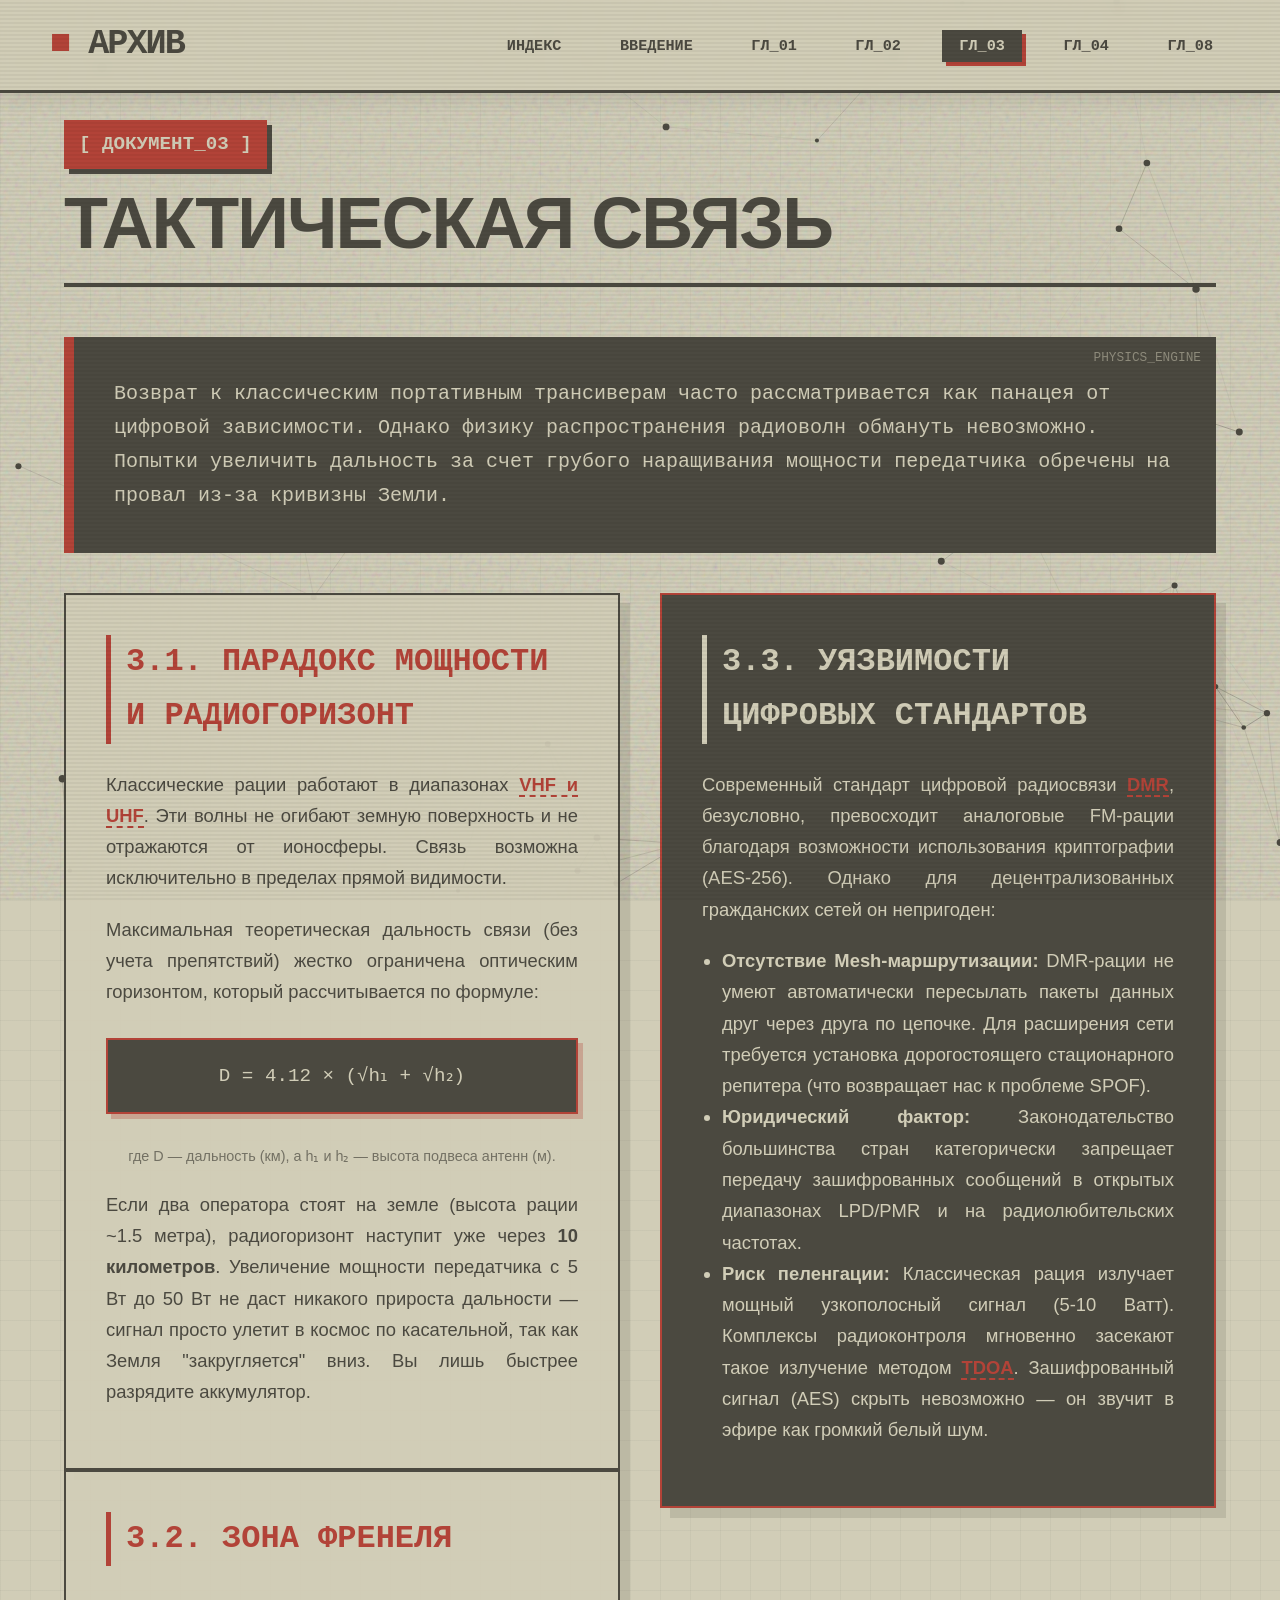
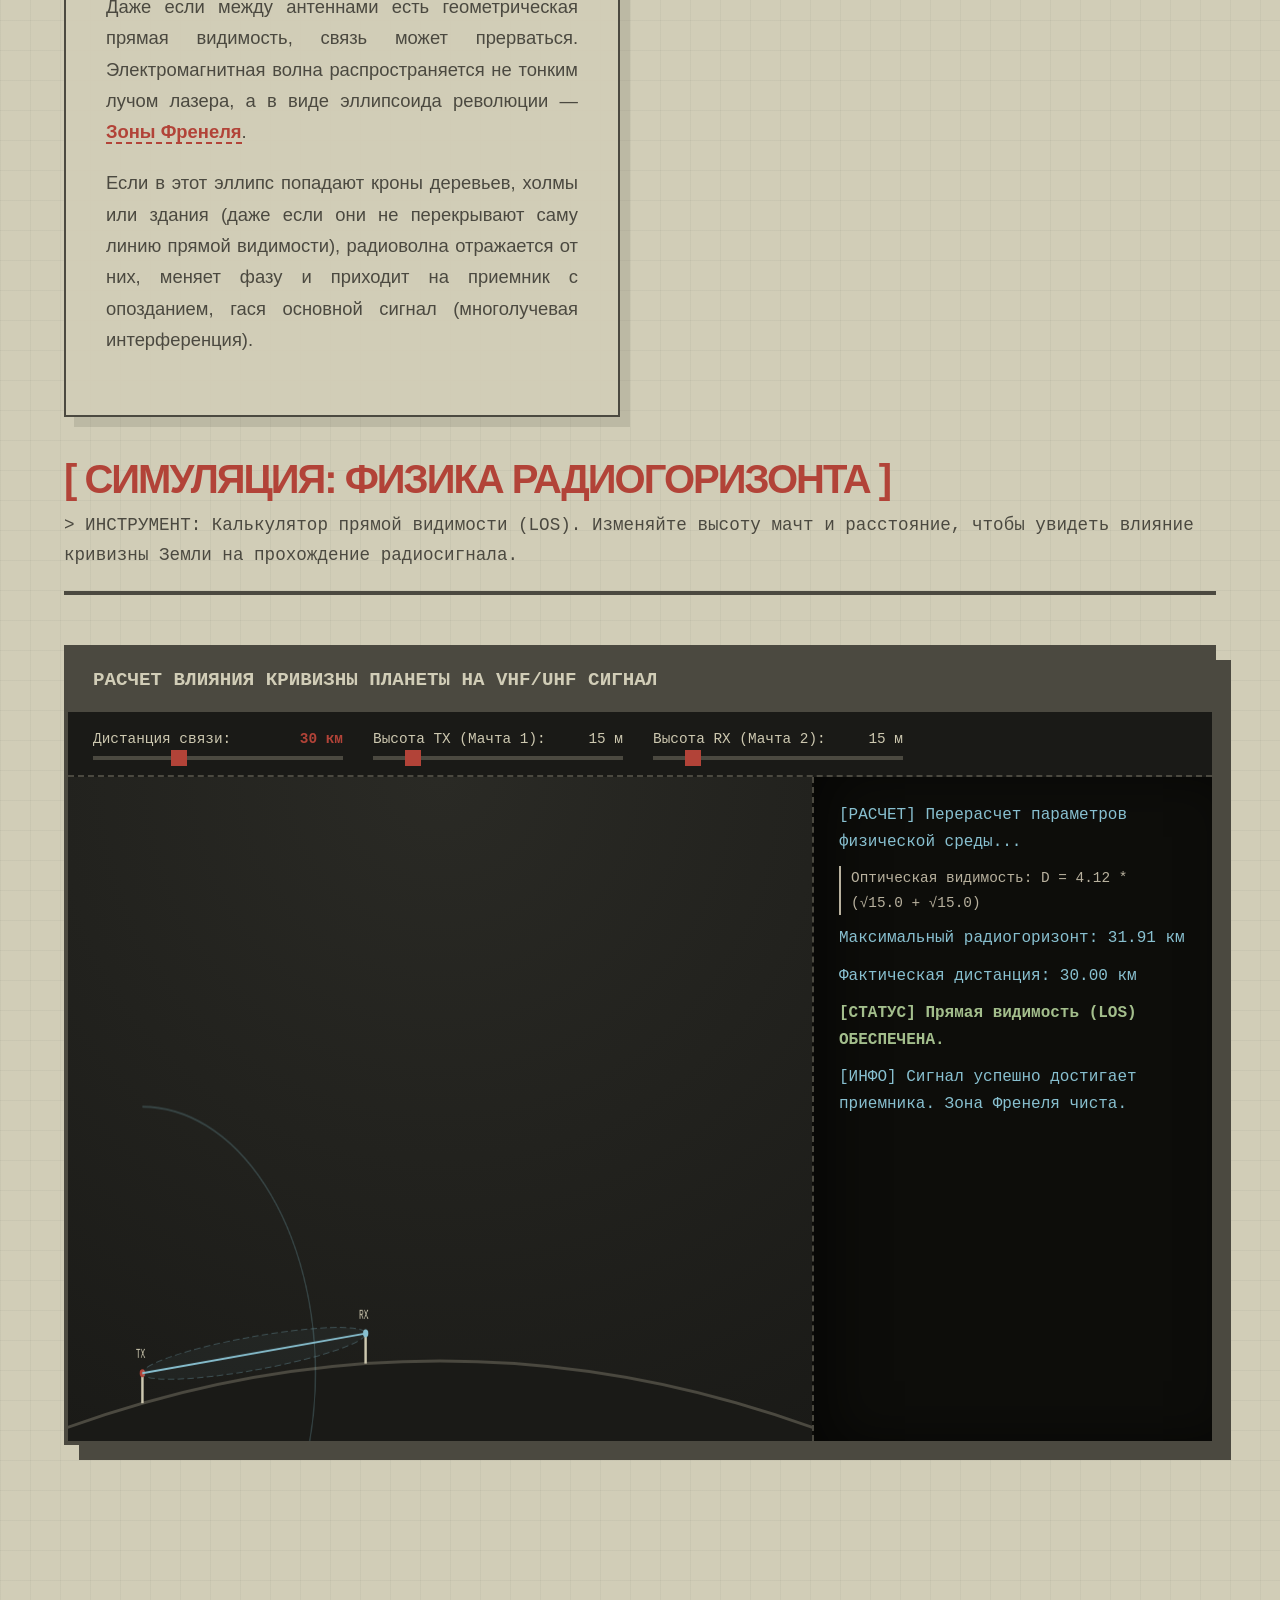
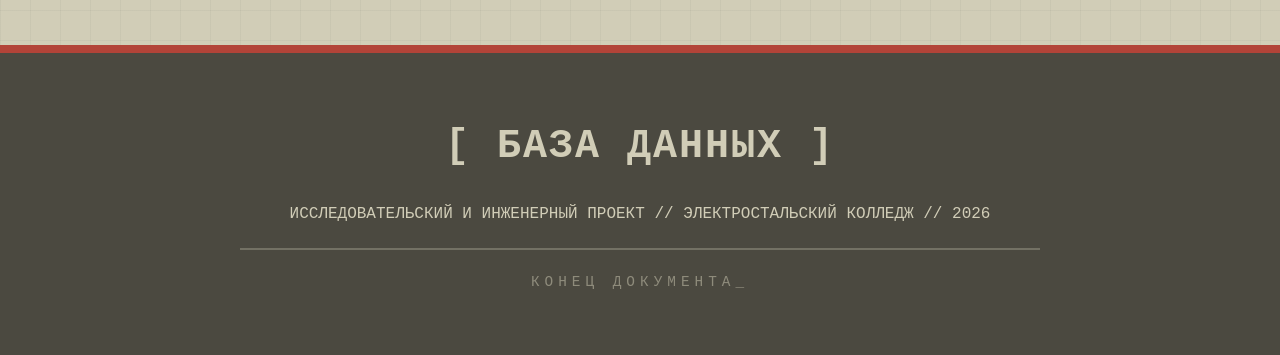
<file: chapter3.html>
<!DOCTYPE html>
<html lang="ru">
<head>
    <meta charset="UTF-8">
    <meta name="viewport" content="width=device-width, initial-scale=1.0">
    <title>ГЛАВА 03 // ТАКТИЧЕСКАЯ СВЯЗЬ</title>
    <link rel="stylesheet" href="style.css">
    <style>
        .chapter-container {
            padding: 120px 5vw 60px 5vw;
            max-width: 1800px;
            margin: 0 auto;
            position: relative;
            z-index: 10;
            pointer-events: none;
        }
        
        .chapter-header {
            margin-bottom: 50px;
            border-bottom: 4px solid var(--text-main);
            padding-bottom: 20px;
            pointer-events: auto;
        }

        .chapter-title {
            font-size: 4.5rem;
            font-weight: 900;
            text-transform: uppercase;
            color: var(--text-main);
            line-height: 1.1;
            letter-spacing: -2px;
        }

        .content-grid {
            display: grid;
            grid-template-columns: 1fr 1fr;
            gap: 40px;
            margin-bottom: 60px;
            pointer-events: auto;
        }

        @media (max-width: 1200px) {
            .content-grid { grid-template-columns: 1fr; }
        }

        .text-block {
            background: rgba(209, 205, 183, 0.95);
            padding: 40px;
            border: 2px solid var(--border-dark);
            box-shadow: 10px 10px 0 rgba(75, 73, 64, 0.15);
            font-size: 1.15rem;
            color: var(--text-main);
            position: relative;
        }

        .text-block h3 {
            font-family: var(--font-mono);
            font-size: 2rem;
            color: var(--accent-red);
            margin-bottom: 25px;
            border-left: 5px solid var(--accent-red);
            padding-left: 15px;
            text-transform: uppercase;
        }

        .text-block p, .text-block ul {
            margin-bottom: 20px;
            text-align: justify;
            line-height: 1.7;
        }
        
        .text-block ul { margin-left: 20px; }

        .math-box {
            background: var(--text-main);
            border: 2px solid var(--accent-red);
            padding: 20px;
            margin: 30px 0;
            font-family: var(--font-mono);
            color: var(--bg-base);
            font-size: 1.2rem;
            text-align: center;
            box-shadow: 5px 5px 0 rgba(178, 67, 56, 0.3);
        }

        .quote-block {
            background: var(--text-main);
            color: var(--bg-base);
            padding: 40px;
            font-family: var(--font-mono);
            font-size: 1.25rem;
            border-left: 10px solid var(--accent-red);
            margin-bottom: 40px;
            position: relative;
            pointer-events: auto;
        }
        
        .quote-block::before {
            content: 'PHYSICS_ENGINE';
            position: absolute; top: 10px; right: 15px;
            font-size: 0.8rem; opacity: 0.5;
        }

        /* МАСШТАБНАЯ СИМУЛЯЦИЯ ГЛАВЫ 3 */
        .simulation-wrapper {
            pointer-events: auto;
            margin-bottom: 80px;
            grid-column: 1 / -1; 
        }

        .simulation-panel {
            background: var(--terminal-bg);
            border: 4px solid var(--border-dark);
            box-shadow: 15px 15px 0 var(--border-dark);
            display: flex;
            flex-direction: column;
            height: 800px;
            position: relative;
        }

        .sim-header {
            background: var(--text-main);
            color: var(--bg-base);
            padding: 15px 25px;
            font-family: var(--font-mono);
            font-weight: bold;
            display: flex;
            justify-content: space-between;
            align-items: center;
            font-size: 1.2rem;
        }

        /* Ползунки управления (Sliders) */
        .sim-controls {
            display: flex;
            gap: 30px;
            align-items: center;
            background: #1a1a17;
            padding: 15px 25px;
            border-bottom: 2px dashed #4b4940;
        }

        .control-group {
            display: flex;
            flex-direction: column;
            color: #cdc8b0;
            font-family: var(--font-mono);
            font-size: 0.9rem;
            width: 250px;
        }

        .control-group label { margin-bottom: 5px; display: flex; justify-content: space-between; }
        
        input[type=range] {
            -webkit-appearance: none;
            width: 100%;
            background: transparent;
        }
        input[type=range]::-webkit-slider-thumb {
            -webkit-appearance: none;
            height: 16px; width: 16px;
            background: var(--accent-red);
            cursor: pointer;
            margin-top: -6px;
            border-radius: 0;
        }
        input[type=range]::-webkit-slider-runnable-track {
            width: 100%; height: 4px;
            cursor: pointer;
            background: #4b4940;
        }
        input[type=range]:focus { outline: none; }

        .sim-body {
            display: grid;
            grid-template-columns: 1fr 400px;
            height: calc(100% - 120px);
        }

        #ch3-canvas {
            width: 100%; height: 100%;
            background: radial-gradient(circle at center top, #2a2a25 0%, #1a1a17 100%);
            display: block;
        }

        .sim-terminal {
            border-left: 2px dashed #4b4940;
            padding: 25px;
            font-family: var(--font-mono);
            font-size: 1rem;
            color: #a8a38f;
            overflow-y: auto;
            background: #0d0d0a;
            display: flex; flex-direction: column; gap: 10px;
            box-shadow: inset 20px 0 50px rgba(0,0,0,0.5);
        }
        .log-err { color: var(--accent-red); font-weight: bold; text-shadow: 0 0 8px rgba(178,67,56,0.6); }
        .log-sys { color: #88c0d0; }
        .log-warn { color: #ebcb8b; font-weight: bold; }
        .log-ok { color: #a3be8c; font-weight: bold; }
        .log-math { color: #b8b19e; border-left: 2px solid #b8b19e; padding-left: 10px; font-size: 0.9rem;}
    </style>
</head>
<body>

    <div class="scanlines"></div>
    <div class="ambient-noise"></div>

    <div class="canvas-bg-wrapper">
        <canvas id="home-canvas"></canvas>
    </div>

    <nav>
        <div class="nav-logo"><span class="blinking-cursor">■</span> АРХИВ</div>
        <div class="nav-links">
            <a href="index.html">ИНДЕКС</a>
            <a href="intro.html">ВВЕДЕНИЕ</a>
            <a href="chapter1.html">ГЛ_01</a>
            <a href="chapter2.html">ГЛ_02</a>
            <a href="chapter3.html" class="active">ГЛ_03</a>
            <a href="chapter4.html">ГЛ_04</a>
            <a href="chapter8.html">ГЛ_08</a>
        </div>
    </nav>

    <div class="chapter-container">
        <div class="chapter-header">
            <span class="system-tag">[ ДОКУМЕНТ_03 ]</span>
            <h1 class="chapter-title">Тактическая Связь</h1>
        </div>

        <div class="quote-block">
            Возврат к классическим портативным трансиверам часто рассматривается как панацея от цифровой зависимости. Однако физику распространения радиоволн обмануть невозможно. Попытки увеличить дальность за счет грубого наращивания мощности передатчика обречены на провал из-за кривизны Земли.
        </div>

        <div class="content-grid">
            <div class="text-column">
                <div class="text-block">
                    <h3>3.1. Парадокс мощности и Радиогоризонт</h3>
                    <p>Классические рации работают в диапазонах <span class="tooltip" data-text="Very High Frequency (136-174 МГц) и Ultra High Frequency (400-470 МГц). Радиоволны этих частот распространяются строго прямолинейно, подобно лучу света.">VHF и UHF</span>. Эти волны не огибают земную поверхность и не отражаются от ионосферы. Связь возможна исключительно в пределах прямой видимости.</p>
                    
                    <p>Максимальная теоретическая дальность связи (без учета препятствий) жестко ограничена оптическим горизонтом, который рассчитывается по формуле:</p>
                    
                    <div class="math-box">
                        D = 4.12 × (√h₁ + √h₂)
                    </div>
                    <p style="text-align: center; font-size: 0.9rem; opacity: 0.7;">где D — дальность (км), а h₁ и h₂ — высота подвеса антенн (м).</p>
                    
                    

                    <p>Если два оператора стоят на земле (высота рации ~1.5 метра), радиогоризонт наступит уже через <strong>10 километров</strong>. Увеличение мощности передатчика с 5 Вт до 50 Вт не даст никакого прироста дальности — сигнал просто улетит в космос по касательной, так как Земля "закругляется" вниз. Вы лишь быстрее разрядите аккумулятор.</p>
                </div>

                <div class="text-block">
                    <h3>3.2. Зона Френеля</h3>
                    <p>Даже если между антеннами есть геометрическая прямая видимость, связь может прерваться. Электромагнитная волна распространяется не тонким лучом лазера, а в виде эллипсоида революции — <span class="tooltip" data-text="Область пространства в виде эллипса между передатчиком и приемником. Для стабильной связи минимум 60% площади этого эллипса должны быть свободны от препятствий.">Зоны Френеля</span>.</p>
                    
                    <p>Если в этот эллипс попадают кроны деревьев, холмы или здания (даже если они не перекрывают саму линию прямой видимости), радиоволна отражается от них, меняет фазу и приходит на приемник с опозданием, гася основной сигнал (многолучевая интерференция).</p>
                </div>
            </div>

            <div class="text-column">
                <div class="text-block" style="background: var(--text-main); color: var(--bg-base); border-color: var(--accent-red);">
                    <h3 style="color: var(--bg-base); border-left-color: var(--bg-base);">3.3. Уязвимости цифровых стандартов</h3>
                    <p>Современный стандарт цифровой радиосвязи <span class="tooltip" data-text="Digital Mobile Radio — использует таймслоты (TDMA) и вокодеры (AMBE+2) для оцифровки голоса. Популярен в рациях Motorola и Baofeng.">DMR</span>, безусловно, превосходит аналоговые FM-рации благодаря возможности использования криптографии (AES-256). Однако для децентрализованных гражданских сетей он непригоден:</p>
                    <ul>
                        <li><strong>Отсутствие Mesh-маршрутизации:</strong> DMR-рации не умеют автоматически пересылать пакеты данных друг через друга по цепочке. Для расширения сети требуется установка дорогостоящего стационарного репитера (что возвращает нас к проблеме SPOF).</li>
                        <li><strong>Юридический фактор:</strong> Законодательство большинства стран категорически запрещает передачу зашифрованных сообщений в открытых диапазонах LPD/PMR и на радиолюбительских частотах.</li>
                        <li><strong>Риск пеленгации:</strong> Классическая рация излучает мощный узкополосный сигнал (5-10 Ватт). Комплексы радиоконтроля мгновенно засекают такое излучение методом <span class="tooltip" data-text="Time Difference of Arrival. Разница во времени прихода сигнала на 3 и более базовые станции позволяет вычислить точное положение передатчика.">TDOA</span>. Зашифрованный сигнал (AES) скрыть невозможно — он звучит в эфире как громкий белый шум.</li>
                    </ul>
                </div>
            </div>

            <div class="simulation-wrapper">
                <div class="chapter-header">
                    <h2 class="chapter-title" style="font-size: 2.5rem; color: var(--accent-red);">[ СИМУЛЯЦИЯ: ФИЗИКА РАДИОГОРИЗОНТА ]</h2>
                    <p style="font-family: var(--font-mono); margin-top: 10px; font-size: 1.1rem;">
                        > ИНСТРУМЕНТ: Калькулятор прямой видимости (LOS). Изменяйте высоту мачт и расстояние, чтобы увидеть влияние кривизны Земли на прохождение радиосигнала.
                    </p>
                </div>

                <div class="simulation-panel">
                    <div class="sim-header">
                        <span>РАСЧЕТ ВЛИЯНИЯ КРИВИЗНЫ ПЛАНЕТЫ НА VHF/UHF СИГНАЛ</span>
                    </div>
                    
                    <div class="sim-controls">
                        <div class="control-group">
                            <label>Дистанция связи: <span id="val-dist" style="color: var(--accent-red); font-weight: bold;">30 км</span></label>
                            <input type="range" id="slider-dist" min="5" max="80" value="30" oninput="updateSimParams()">
                        </div>
                        <div class="control-group">
                            <label>Высота TX (Мачта 1): <span id="val-h1">15 м</span></label>
                            <input type="range" id="slider-h1" min="1.5" max="100" value="15" step="0.5" oninput="updateSimParams()">
                        </div>
                        <div class="control-group">
                            <label>Высота RX (Мачта 2): <span id="val-h2">15 м</span></label>
                            <input type="range" id="slider-h2" min="1.5" max="100" value="15" step="0.5" oninput="updateSimParams()">
                        </div>
                    </div>

                    <div class="sim-body">
                        <canvas id="ch3-canvas"></canvas>
                        
                        <div class="sim-terminal" id="ch3-terminal">
                            </div>
                    </div>
                </div>
            </div>
        </div>
    </div>

    <footer>
        <div class="footer-container">
            <div class="footer-title">[ БАЗА ДАННЫХ ]</div>
            <p>ИССЛЕДОВАТЕЛЬСКИЙ И ИНЖЕНЕРНЫЙ ПРОЕКТ // ЭЛЕКТРОСТАЛЬСКИЙ КОЛЛЕДЖ // 2026</p>
            <div class="line"></div>
            <p class="eof">КОНЕЦ ДОКУМЕНТА_</p>
        </div>
    </footer>

    <script src="script.js"></script>

    <script>
        const cvs = document.getElementById('ch3-canvas');
        const cx = cvs.getContext('2d');
        const term = document.getElementById('ch3-terminal');

        let simTime = 0;
        
        // Параметры симуляции
        let params = {
            distKm: 30,
            h1: 15,
            h2: 15,
            maxDist: 0,
            isConnected: true
        };

        // Физика планеты для отрисовки
        const earthRadiusDraw = 2500; // Условный радиус для canvas
        let earthCenterY = 0;

        function resizeCanvas() {
            const rect = cvs.parentElement.getBoundingClientRect();
            cvs.width = rect.width;
            cvs.height = rect.height;
            earthCenterY = cvs.height + earthRadiusDraw - 80;
            updateSimParams();
        }

        function logCalc(msg, type="log-sys") {
            term.innerHTML += `<span class="${type}">${msg}</span>`;
            term.scrollTop = term.scrollHeight;
        }

        // Обновление параметров с ползунков
        function updateSimParams() {
            params.distKm = parseFloat(document.getElementById('slider-dist').value);
            params.h1 = parseFloat(document.getElementById('slider-h1').value);
            params.h2 = parseFloat(document.getElementById('slider-h2').value);

            document.getElementById('val-dist').innerText = params.distKm + " км";
            document.getElementById('val-h1').innerText = params.h1 + " м";
            document.getElementById('val-h2').innerText = params.h2 + " м";

            // МАТЕМАТИКА РАДИОГОРИЗОНТА
            // D = 4.12 * (sqrt(h1) + sqrt(h2))
            params.maxDist = 4.12 * (Math.sqrt(params.h1) + Math.sqrt(params.h2));
            params.isConnected = params.distKm <= params.maxDist;

            term.innerHTML = ''; // Очистка терминала
            logCalc(`[РАСЧЕТ] Перерасчет параметров физической среды...`);
            logCalc(`Оптическая видимость: D = 4.12 * (√${params.h1.toFixed(1)} + √${params.h2.toFixed(1)})`, "log-math");
            logCalc(`Максимальный радиогоризонт: ${params.maxDist.toFixed(2)} км`, "log-sys");
            logCalc(`Фактическая дистанция: ${params.distKm.toFixed(2)} км`, "log-sys");
            
            if (params.isConnected) {
                logCalc(`[СТАТУС] Прямая видимость (LOS) ОБЕСПЕЧЕНА.`, "log-ok");
                logCalc(`[ИНФО] Сигнал успешно достигает приемника. Зона Френеля чиста.`, "log-sys");
            } else {
                let deficit = (params.distKm - params.maxDist).toFixed(2);
                logCalc(`[КРИТИЧНО] Сигнал упирается в землю. Превышение на ${deficit} км.`, "log-err");
                logCalc(`[СТАТУС] ОБРЫВ СВЯЗИ. Мощность передатчика не имеет значения.`, "log-err");
                logCalc(`[РЕШЕНИЕ] Необходимо поднять мачты или использовать Mesh-ретранслятор.`, "log-warn");
            }
        }

        // Вычисление Y на окружности Земли для данного X
        function getEarthY(xPos) {
            let dx = xPos - (cvs.width / 2);
            // Уравнение окружности: dx^2 + dy^2 = R^2 => dy = sqrt(R^2 - dx^2)
            let dy = Math.sqrt(Math.pow(earthRadiusDraw, 2) - Math.pow(dx, 2));
            return earthCenterY - dy;
        }

        // Отрисовка
        function renderScene() {
            cx.clearRect(0, 0, cvs.width, cvs.height);
            simTime++;

            // 1. Отрисовка планеты
            cx.beginPath();
            cx.arc(cvs.width/2, earthCenterY, earthRadiusDraw, Math.PI, 0);
            cx.fillStyle = '#1a1a17';
            cx.fill();
            cx.lineWidth = 3;
            cx.strokeStyle = '#4b4940';
            cx.stroke();

            // Координаты баз по оси X
            // 80 км растянем на 800 пикселей (1 км = 10px для визуала)
            const pixelsPerKm = (cvs.width * 0.8) / 80;
            const txX = cvs.width * 0.1;
            const rxX = txX + (params.distKm * pixelsPerKm);

            // Основания мачт (на поверхности земли)
            const txGroundY = getEarthY(txX);
            const rxGroundY = getEarthY(rxX);

            // Высота мачт в пикселях (масштаб для наглядности)
            const scaleH = 2; // 1 метр = 2px
            const txTopY = txGroundY - (params.h1 * scaleH);
            const rxTopY = rxGroundY - (params.h2 * scaleH);

            // 2. Отрисовка мачт
            cx.lineWidth = 4;
            cx.strokeStyle = '#cdc8b0';
            
            // Мачта 1 (TX)
            cx.beginPath(); cx.moveTo(txX, txGroundY); cx.lineTo(txX, txTopY); cx.stroke();
            cx.fillStyle = '#b24338'; cx.beginPath(); cx.arc(txX, txTopY, 4, 0, Math.PI*2); cx.fill();
            cx.fillStyle = '#cdc8b0'; cx.font = '12px monospace'; cx.fillText("TX", txX - 10, txTopY - 15);

            // Мачта 2 (RX)
            cx.beginPath(); cx.moveTo(rxX, rxGroundY); cx.lineTo(rxX, rxTopY); cx.stroke();
            cx.fillStyle = params.isConnected ? '#88c0d0' : '#4b4940';
            cx.beginPath(); cx.arc(rxX, rxTopY, 4, 0, Math.PI*2); cx.fill();
            cx.fillStyle = '#cdc8b0'; cx.fillText("RX", rxX - 10, rxTopY - 15);

            // 3. Зона Френеля (Эллипс) и Линия связи
            let midX = (txX + rxX) / 2;
            let midY = (txTopY + rxTopY) / 2;
            let distPx = Math.hypot(rxX - txX, rxTopY - txTopY);
            let angle = Math.atan2(rxTopY - txTopY, rxX - txX);

            cx.save();
            cx.translate(midX, midY);
            cx.rotate(angle);
            
            // Зона Френеля (анимированная пульсация)
            let fresnelWidth = 20 + Math.sin(simTime * 0.05) * 5;
            cx.beginPath();
            cx.ellipse(0, 0, distPx/2, fresnelWidth, 0, 0, Math.PI*2);
            cx.strokeStyle = params.isConnected ? 'rgba(136, 192, 208, 0.3)' : 'rgba(178, 67, 56, 0.1)';
            cx.fillStyle = params.isConnected ? 'rgba(136, 192, 208, 0.05)' : 'transparent';
            cx.fill();
            cx.setLineDash([10, 5]); cx.lineWidth = 1; cx.stroke();
            cx.restore();

            // Линия прямой видимости (LOS)
            cx.setLineDash([]);
            cx.beginPath(); cx.moveTo(txX, txTopY); cx.lineTo(rxX, rxTopY);
            cx.strokeStyle = params.isConnected ? '#88c0d0' : '#b24338';
            cx.lineWidth = 2; cx.stroke();

            // 4. Проверка пересечения с землей
            let groundMidY = getEarthY(midX);
            if (!params.isConnected) {
                // Точка коллизии с Землей
                cx.beginPath(); cx.arc(midX, groundMidY, 15, 0, Math.PI*2);
                cx.fillStyle = 'rgba(178, 67, 56, 0.5)'; cx.fill();
                cx.strokeStyle = '#b24338'; cx.lineWidth = 2; cx.stroke();

                // Искры поглощения сигнала
                for(let i=0; i<3; i++) {
                    let sparkX = midX + (Math.random()-0.5)*20;
                    let sparkY = groundMidY + (Math.random()-0.5)*20;
                    cx.fillStyle = '#ebcb8b'; cx.fillRect(sparkX, sparkY, 2, 2);
                }

                cx.fillStyle = '#b24338'; cx.font = 'bold 14px monospace';
                cx.fillText("СИГНАЛ ЗАБЛОКИРОВАН РЕЛЬЕФОМ", midX - 100, groundMidY - 30);
            }

            // 5. Анимация радиоволн от передатчика
            let waveRadius = (simTime % 100) * (distPx / 100);
            cx.beginPath();
            cx.arc(txX, txTopY, waveRadius, -Math.PI/2, Math.PI/2); // Полусфера
            cx.strokeStyle = params.isConnected ? `rgba(136, 192, 208, ${1 - waveRadius/distPx})` : `rgba(178, 67, 56, ${1 - waveRadius/distPx})`;
            cx.lineWidth = 2; cx.stroke();

            requestAnimationFrame(renderScene);
        }

        window.addEventListener('load', () => {
            resizeCanvas();
            renderScene();
        });
        window.addEventListener('resize', resizeCanvas);
    </script>
</body>
</html>
</file>
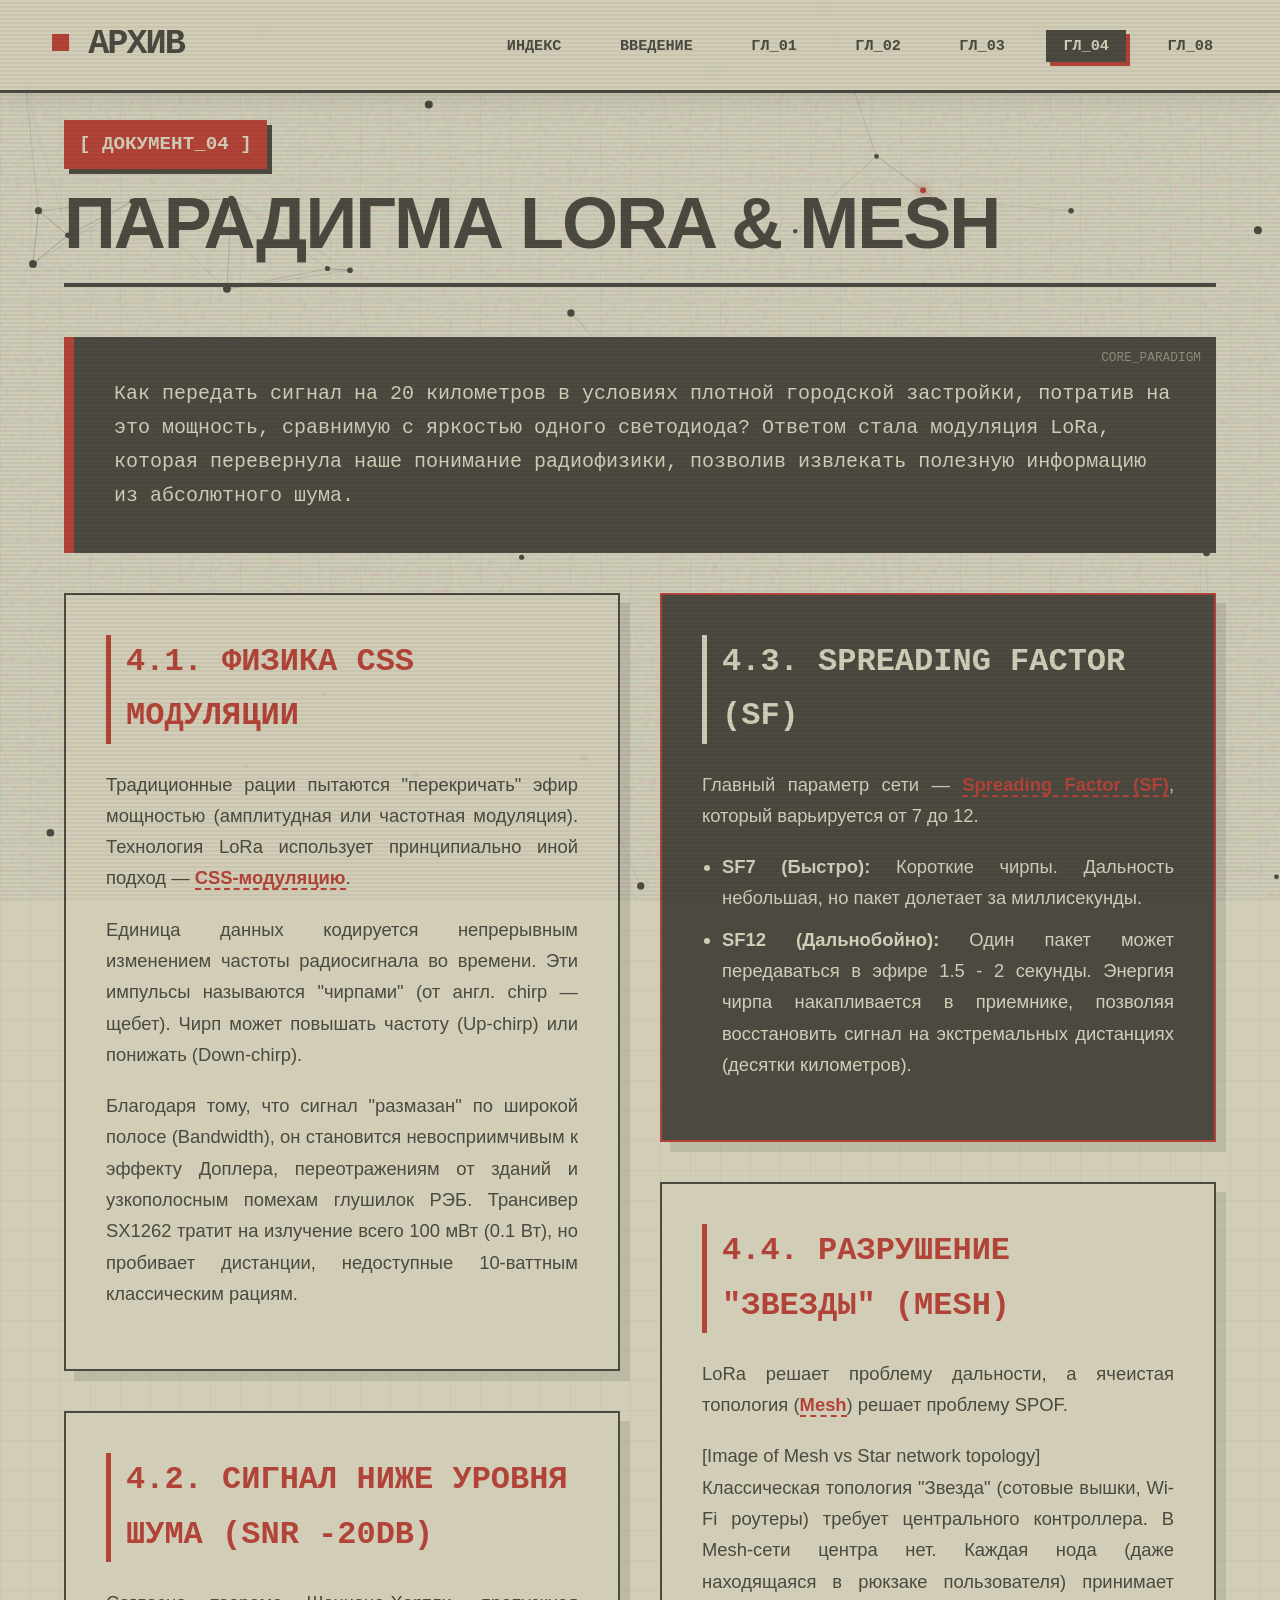
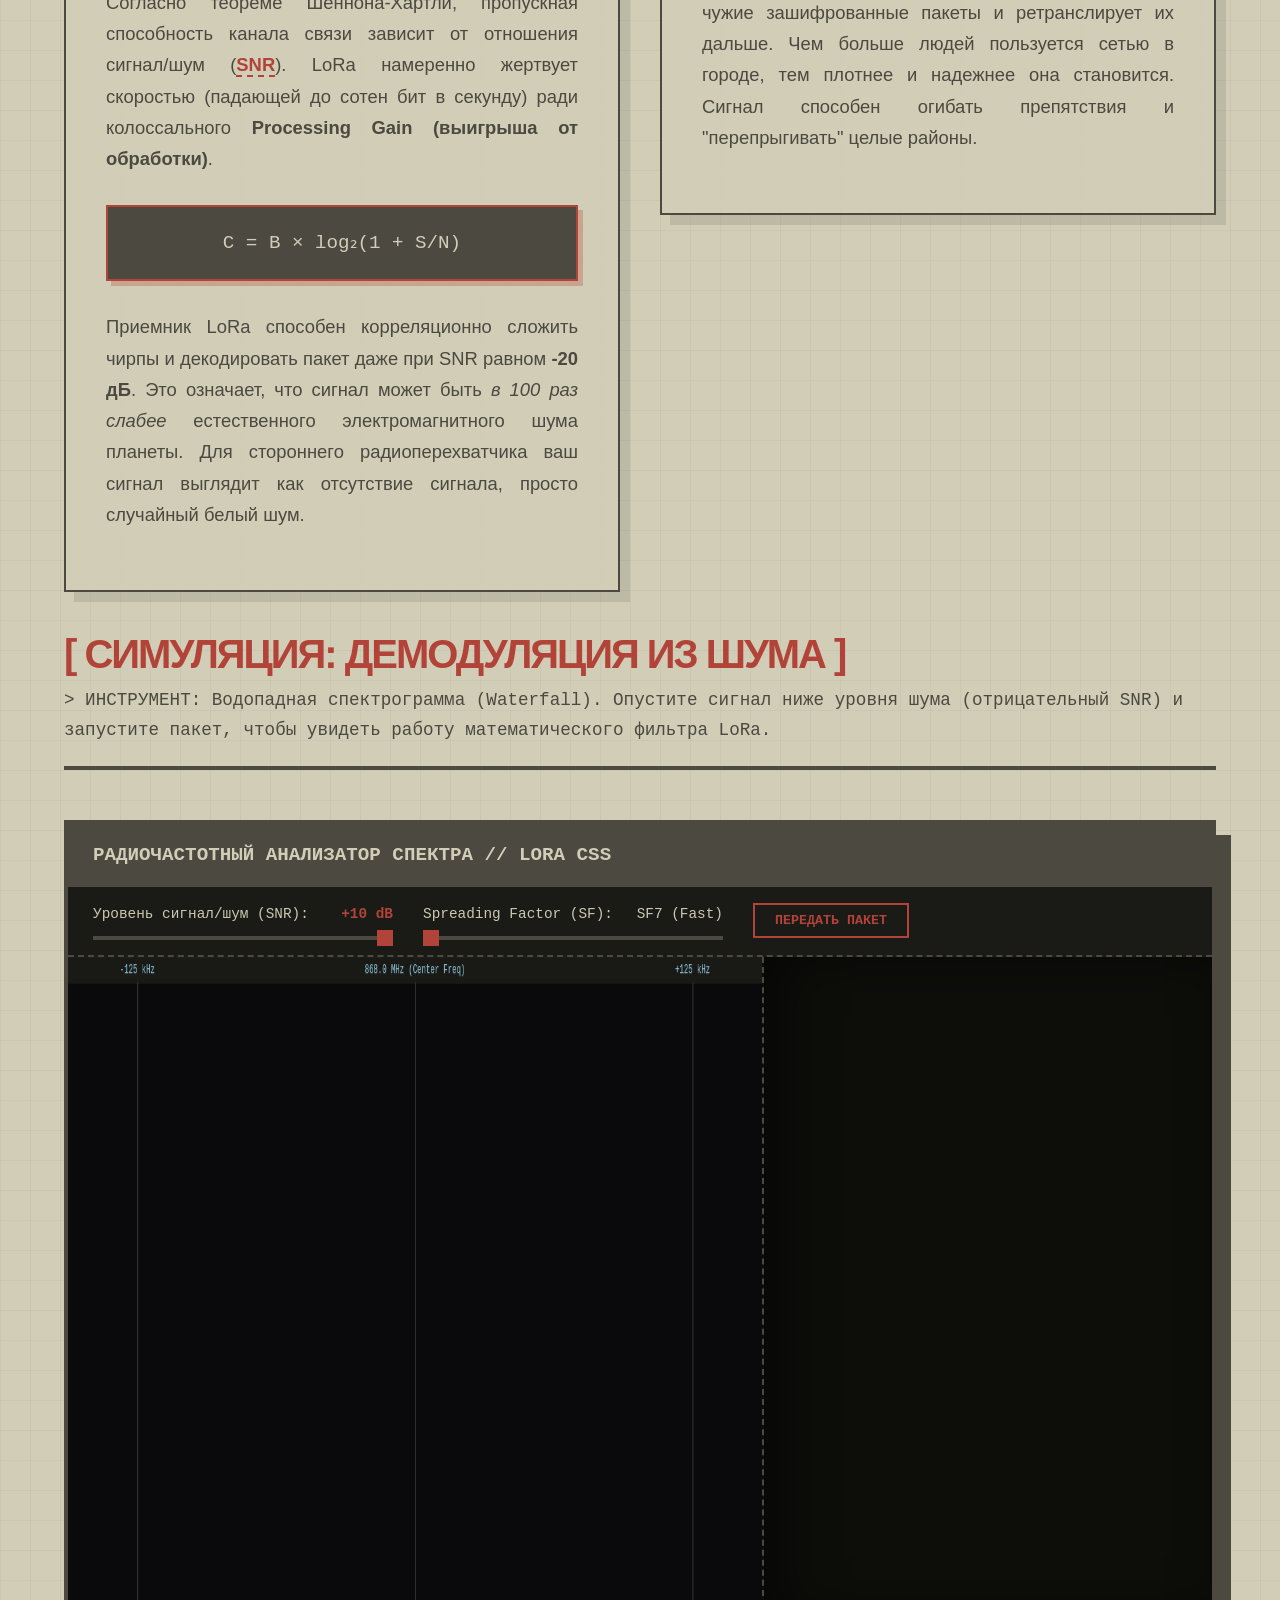
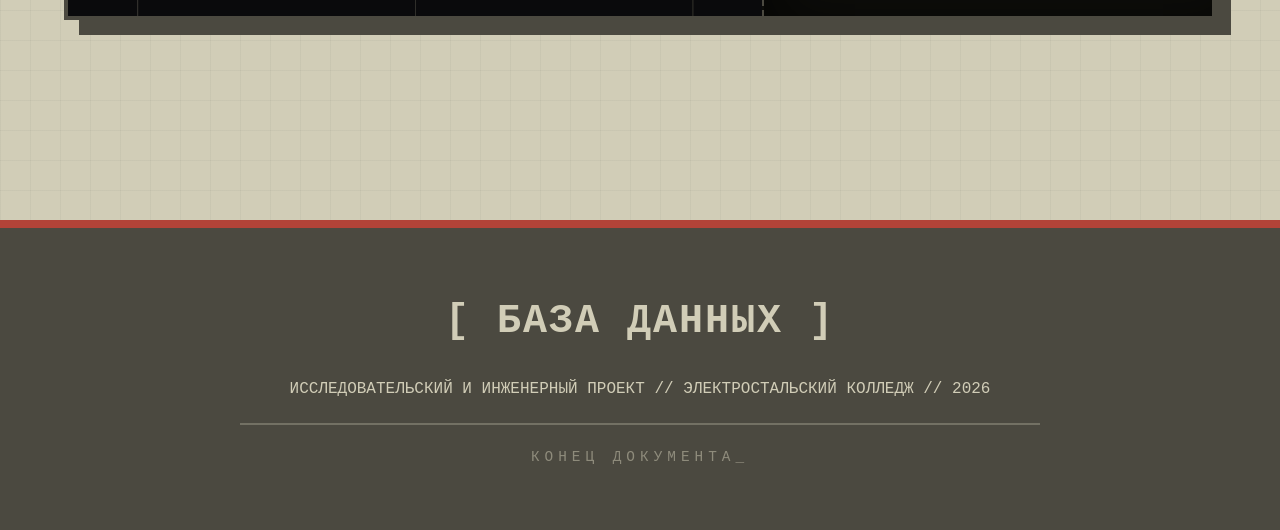
<file: chapter4.html>
<!DOCTYPE html>
<html lang="ru">
<head>
    <meta charset="UTF-8">
    <meta name="viewport" content="width=device-width, initial-scale=1.0">
    <title>ГЛАВА 04 // ПАРАДИГМА LORA И MESH</title>
    <link rel="stylesheet" href="style.css">
    <style>
        .chapter-container {
            padding: 120px 5vw 60px 5vw;
            max-width: 1800px;
            margin: 0 auto;
            position: relative;
            z-index: 10;
            pointer-events: none;
        }
        
        .chapter-header {
            margin-bottom: 50px;
            border-bottom: 4px solid var(--text-main);
            padding-bottom: 20px;
            pointer-events: auto;
        }

        .chapter-title {
            font-size: 4.5rem;
            font-weight: 900;
            text-transform: uppercase;
            color: var(--text-main);
            line-height: 1.1;
            letter-spacing: -2px;
        }

        .content-grid {
            display: grid;
            grid-template-columns: 1fr 1fr;
            gap: 40px;
            margin-bottom: 60px;
            pointer-events: auto;
        }

        @media (max-width: 1200px) {
            .content-grid { grid-template-columns: 1fr; }
        }

        .text-block {
            background: rgba(209, 205, 183, 0.95);
            padding: 40px;
            border: 2px solid var(--border-dark);
            box-shadow: 10px 10px 0 rgba(75, 73, 64, 0.15);
            font-size: 1.15rem;
            color: var(--text-main);
            position: relative;
        }

        .text-block h3 {
            font-family: var(--font-mono);
            font-size: 2rem;
            color: var(--accent-red);
            margin-bottom: 25px;
            border-left: 5px solid var(--accent-red);
            padding-left: 15px;
            text-transform: uppercase;
        }

        .text-block p, .text-block ul {
            margin-bottom: 20px;
            text-align: justify;
            line-height: 1.7;
        }
        
        .text-block ul { margin-left: 20px; }
        .text-block li { margin-bottom: 10px; }

        .math-box {
            background: var(--text-main);
            border: 2px solid var(--accent-red);
            padding: 20px;
            margin: 30px 0;
            font-family: var(--font-mono);
            color: var(--bg-base);
            font-size: 1.2rem;
            text-align: center;
            box-shadow: 5px 5px 0 rgba(178, 67, 56, 0.3);
        }

        .quote-block {
            background: var(--text-main);
            color: var(--bg-base);
            padding: 40px;
            font-family: var(--font-mono);
            font-size: 1.25rem;
            border-left: 10px solid var(--accent-red);
            margin-bottom: 40px;
            position: relative;
            pointer-events: auto;
        }
        
        .quote-block::before {
            content: 'CORE_PARADIGM';
            position: absolute; top: 10px; right: 15px;
            font-size: 0.8rem; opacity: 0.5;
        }

        .quote-block .tooltip { color: var(--bg-alt); border-bottom-color: var(--bg-alt); }
        .quote-block .tooltip:hover { background: var(--bg-alt); color: var(--text-main); }

        /* МАСШТАБНАЯ СИМУЛЯЦИЯ ГЛАВЫ 4 */
        .simulation-wrapper {
            pointer-events: auto;
            margin-bottom: 80px;
            grid-column: 1 / -1; 
        }

        .simulation-panel {
            background: var(--terminal-bg);
            border: 4px solid var(--border-dark);
            box-shadow: 15px 15px 0 var(--border-dark);
            display: flex;
            flex-direction: column;
            height: 800px;
            position: relative;
        }

        .sim-header {
            background: var(--text-main);
            color: var(--bg-base);
            padding: 15px 25px;
            font-family: var(--font-mono);
            font-weight: bold;
            display: flex;
            justify-content: space-between;
            align-items: center;
            font-size: 1.2rem;
        }

        .sim-controls {
            display: flex;
            gap: 30px;
            align-items: center;
            background: #1a1a17;
            padding: 15px 25px;
            border-bottom: 2px dashed #4b4940;
        }

        .control-group {
            display: flex;
            flex-direction: column;
            color: #cdc8b0;
            font-family: var(--font-mono);
            font-size: 0.9rem;
            width: 300px;
        }

        .control-group label { margin-bottom: 10px; display: flex; justify-content: space-between; }
        
        input[type=range] {
            -webkit-appearance: none;
            width: 100%; background: transparent;
        }
        input[type=range]::-webkit-slider-thumb {
            -webkit-appearance: none; height: 16px; width: 16px;
            background: var(--accent-red); cursor: pointer;
            margin-top: -6px; border-radius: 0;
        }
        input[type=range]::-webkit-slider-runnable-track {
            width: 100%; height: 4px; cursor: pointer; background: #4b4940;
        }

        .btn-sim {
            background: transparent; color: var(--accent-red);
            border: 2px solid var(--accent-red); padding: 8px 20px;
            font-family: var(--font-mono); font-weight: bold;
            cursor: pointer; transition: all 0.2s; text-transform: uppercase;
        }
        .btn-sim:hover { background: var(--accent-red); color: #fff; }

        .sim-body {
            display: grid;
            grid-template-columns: 1fr 450px;
            height: calc(100% - 120px);
        }

        #lora-canvas {
            width: 100%; height: 100%;
            background: #0a0a0c;
            display: block;
        }

        .sim-terminal {
            border-left: 2px dashed #4b4940;
            padding: 25px; font-family: var(--font-mono); font-size: 1rem;
            color: #a8a38f; overflow-y: auto; background: #0d0d0a;
            display: flex; flex-direction: column; gap: 10px;
            box-shadow: inset 20px 0 50px rgba(0,0,0,0.5);
        }
        .log-err { color: var(--accent-red); font-weight: bold; text-shadow: 0 0 8px rgba(178,67,56,0.6); }
        .log-sys { color: #88c0d0; }
        .log-warn { color: #ebcb8b; font-weight: bold; }
        .log-ok { color: #a3be8c; font-weight: bold; text-shadow: 0 0 5px rgba(163,190,140,0.5); }
        .log-data { color: #cdc8b0; padding-left: 10px; border-left: 2px solid #cdc8b0; }
    </style>
</head>
<body>

    <div class="scanlines"></div>
    <div class="ambient-noise"></div>
    <div class="canvas-bg-wrapper">
        <canvas id="home-canvas"></canvas>
    </div>

    <nav>
        <div class="nav-logo"><span class="blinking-cursor">■</span> АРХИВ</div>
        <div class="nav-links">
            <a href="index.html">ИНДЕКС</a>
            <a href="intro.html">ВВЕДЕНИЕ</a>
            <a href="chapter1.html">ГЛ_01</a>
            <a href="chapter2.html">ГЛ_02</a>
            <a href="chapter3.html">ГЛ_03</a>
            <a href="chapter4.html" class="active">ГЛ_04</a>
            <a href="chapter8.html">ГЛ_08</a>
        </div>
    </nav>

    <div class="chapter-container">
        <div class="chapter-header">
            <span class="system-tag">[ ДОКУМЕНТ_04 ]</span>
            <h1 class="chapter-title">Парадигма LoRa & Mesh</h1>
        </div>

        <div class="quote-block">
            Как передать сигнал на 20 километров в условиях плотной городской застройки, потратив на это мощность, сравнимую с яркостью одного светодиода? Ответом стала модуляция LoRa, которая перевернула наше понимание радиофизики, позволив извлекать полезную информацию из абсолютного шума.
        </div>

        <div class="content-grid">
            <div class="text-column">
                <div class="text-block">
                    <h3>4.1. Физика CSS Модуляции</h3>
                    <p>Традиционные рации пытаются "перекричать" эфир мощностью (амплитудная или частотная модуляция). Технология LoRa использует принципиально иной подход — <span class="tooltip" data-text="Chirp Spread Spectrum. Метод расширения спектра, использующий широкополосные линейно-частотные импульсы (чирпы). Первоначально применялся в радарах для поиска космических объектов.">CSS-модуляцию</span>.</p>
                    <p>Единица данных кодируется непрерывным изменением частоты радиосигнала во времени. Эти импульсы называются "чирпами" (от англ. chirp — щебет). Чирп может повышать частоту (Up-chirp) или понижать (Down-chirp).</p>
                    <p>Благодаря тому, что сигнал "размазан" по широкой полосе (Bandwidth), он становится невосприимчивым к эффекту Доплера, переотражениям от зданий и узкополосным помехам глушилок РЭБ. Трансивер SX1262 тратит на излучение всего 100 мВт (0.1 Вт), но пробивает дистанции, недоступные 10-ваттным классическим рациям.</p>
                </div>

                <div class="text-block" style="margin-top: 40px;">
                    <h3>4.2. Сигнал ниже уровня шума (SNR -20dB)</h3>
                    <p>Согласно теореме Шеннона-Хартли, пропускная способность канала связи зависит от отношения сигнал/шум (<span class="tooltip" data-text="Signal-to-Noise Ratio. Для успешного приема обычного FM-радио или Wi-Fi сигнал должен быть громче фонового шума (SNR > 0).">SNR</span>). LoRa намеренно жертвует скоростью (падающей до сотен бит в секунду) ради колоссального <strong>Processing Gain (выигрыша от обработки)</strong>.</p>
                    
                    <div class="math-box">
                        C = B × log₂(1 + S/N)
                    </div>

                    <p>Приемник LoRa способен корреляционно сложить чирпы и декодировать пакет даже при SNR равном <strong>-20 дБ</strong>. Это означает, что сигнал может быть <em>в 100 раз слабее</em> естественного электромагнитного шума планеты. Для стороннего радиоперехватчика ваш сигнал выглядит как отсутствие сигнала, просто случайный белый шум.</p>
                </div>
            </div>

            <div class="text-column">
                <div class="text-block" style="background: var(--text-main); color: var(--bg-base); border-color: var(--accent-red);">
                    <h3 style="color: var(--bg-base); border-left-color: var(--bg-base);">4.3. Spreading Factor (SF)</h3>
                    <p>Главный параметр сети — <span class="tooltip" data-text="Коэффициент расширения спектра. Определяет длительность одного чирпа. При увеличении SF на 1 шаг, время в эфире удваивается, но дальность приема увеличивается.">Spreading Factor (SF)</span>, который варьируется от 7 до 12. </p>
                    <ul>
                        <li><strong>SF7 (Быстро):</strong> Короткие чирпы. Дальность небольшая, но пакет долетает за миллисекунды.</li>
                        <li><strong>SF12 (Дальнобойно):</strong> Один пакет может передаваться в эфире 1.5 - 2 секунды. Энергия чирпа накапливается в приемнике, позволяя восстановить сигнал на экстремальных дистанциях (десятки километров).</li>
                    </ul>
                </div>

                <div class="text-block" style="margin-top: 40px;">
                    <h3>4.4. Разрушение "Звезды" (Mesh)</h3>
                    <p>LoRa решает проблему дальности, а ячеистая топология (<span class="tooltip" data-text="Mesh-сеть. Каждый участник сети является независимым маршрутизатором. Если один узел пропадает, данные автоматически идут через другой.">Mesh</span>) решает проблему SPOF.</p>
                    
                    

[Image of Mesh vs Star network topology]

                    
                    <p>Классическая топология "Звезда" (сотовые вышки, Wi-Fi роутеры) требует центрального контроллера. В Mesh-сети центра нет. Каждая нода (даже находящаяся в рюкзаке пользователя) принимает чужие зашифрованные пакеты и ретранслирует их дальше. Чем больше людей пользуется сетью в городе, тем плотнее и надежнее она становится. Сигнал способен огибать препятствия и "перепрыгивать" целые районы.</p>
                </div>
            </div>

            <div class="simulation-wrapper">
                <div class="chapter-header">
                    <h2 class="chapter-title" style="font-size: 2.5rem; color: var(--accent-red);">[ СИМУЛЯЦИЯ: ДЕМОДУЛЯЦИЯ ИЗ ШУМА ]</h2>
                    <p style="font-family: var(--font-mono); margin-top: 10px; font-size: 1.1rem;">
                        > ИНСТРУМЕНТ: Водопадная спектрограмма (Waterfall). Опустите сигнал ниже уровня шума (отрицательный SNR) и запустите пакет, чтобы увидеть работу математического фильтра LoRa.
                    </p>
                </div>

                <div class="simulation-panel">
                    <div class="sim-header">
                        <span>РАДИОЧАСТОТНЫЙ АНАЛИЗАТОР СПЕКТРА // LORA CSS</span>
                    </div>
                    
                    <div class="sim-controls">
                        <div class="control-group">
                            <label>Уровень сигнал/шум (SNR): <span id="val-snr" style="color: var(--accent-red); font-weight: bold;">+10 dB</span></label>
                            <input type="range" id="slider-snr" min="-25" max="10" value="10" step="1" oninput="updateLoraParams()">
                        </div>
                        <div class="control-group">
                            <label>Spreading Factor (SF): <span id="val-sf">SF7 (Fast)</span></label>
                            <input type="range" id="slider-sf" min="7" max="12" value="7" step="1" oninput="updateLoraParams()">
                        </div>
                        <button class="btn-sim" onclick="transmitChirp()">ПЕРЕДАТЬ ПАКЕТ</button>
                    </div>

                    <div class="sim-body">
                        <canvas id="lora-canvas"></canvas>
                        <div class="sim-terminal" id="lora-terminal">
                            </div>
                    </div>
                </div>
            </div>
        </div>
    </div>

    <footer>
        <div class="footer-container">
            <div class="footer-title">[ БАЗА ДАННЫХ ]</div>
            <p>ИССЛЕДОВАТЕЛЬСКИЙ И ИНЖЕНЕРНЫЙ ПРОЕКТ // ЭЛЕКТРОСТАЛЬСКИЙ КОЛЛЕДЖ // 2026</p>
            <div class="line"></div>
            <p class="eof">КОНЕЦ ДОКУМЕНТА_</p>
        </div>
    </footer>

    <script src="script.js"></script>

    <script>
        const cLora = document.getElementById('lora-canvas');
        const ctxL = cLora.getContext('2d');
        const termL = document.getElementById('lora-terminal');

        let loraParams = { snr: 10, sf: 7 };
        let waterfallData = [];
        let activeTransmissions = [];

        function resizeLora() {
            const rect = cLora.parentElement.getBoundingClientRect();
            cLora.width = rect.width;
            cLora.height = rect.height;
            // Инициализация пустого водопада
            waterfallData = new Array(cLora.height).fill(0).map(() => new Array(cLora.width).fill(0));
        }

        function logLora(msg, type="log-sys") {
            const time = new Date().toLocaleTimeString('ru-RU', { hour12: false });
            termL.innerHTML += `<span class="${type}">[${time}] ${msg}</span>`;
            termL.scrollTop = termL.scrollHeight;
        }

        function updateLoraParams() {
            loraParams.snr = parseInt(document.getElementById('slider-snr').value);
            loraParams.sf = parseInt(document.getElementById('slider-sf').value);
            
            document.getElementById('val-snr').innerText = (loraParams.snr > 0 ? "+" : "") + loraParams.snr + " dB";
            document.getElementById('val-snr').style.color = loraParams.snr < -10 ? '#ebcb8b' : '#b24338';
            document.getElementById('val-sf').innerText = `SF${loraParams.sf} (${loraParams.sf === 12 ? 'Slow/Far' : 'Fast'})`;
        }

        // Запуск пакета
        function transmitChirp() {
            logLora("=========================", "log-sys");
            logLora(`[TX] Инициация передачи. Настройка модема: SF=${loraParams.sf}, BW=250kHz`, "log-sys");
            logLora(`[СИГНАЛ/ШУМ] Текущий SNR в эфире: ${loraParams.snr} dB`, "log-warn");
            
            // Длительность чирпа зависит от SF
            let duration = (loraParams.sf - 6) * 30; // Условная длительность для визуала
            
            activeTransmissions.push({
                y: 0,
                duration: duration,
                snr: loraParams.snr,
                sf: loraParams.sf,
                chirps: []
            });
            
            // Расчет успешности демодуляции
            let canDecode = true;
            let limit = -7.5; // Базовый предел для SF7
            if (loraParams.sf === 8) limit = -10;
            if (loraParams.sf === 9) limit = -12.5;
            if (loraParams.sf === 10) limit = -15;
            if (loraParams.sf === 11) limit = -17.5;
            if (loraParams.sf === 12) limit = -20;

            setTimeout(() => {
                logLora(`[DSP] Начат корреляционный анализ (Processing Gain)...`, "log-sys");
                setTimeout(() => {
                    if (loraParams.snr >= limit) {
                        logLora(`[RX] ПИК КОРРЕЛЯЦИИ НАЙДЕН. Сигнал успешно извлечен из шума!`, "log-ok");
                        logLora(`> Payload: "HELLO_MESH" (AES-256 Valid)`, "log-data");
                    } else {
                        logLora(`[КРИТИЧНО] Сигнал потерян. Текущий SF${loraParams.sf} может декодировать только до ${limit}dB.`, "log-err");
                        logLora(`[РЕШЕНИЕ] Повысьте Spreading Factor (SF) для увеличения чувствительности.`, "log-warn");
                    }
                }, duration * 15); // Имитация времени обработки (Airtime)
            }, 500);
        }

        // Отрисовка водопада (Waterfall)
        function renderWaterfall() {
            // Смещение водопада вниз (эффект скроллинга времени)
            let imgData = ctxL.getImageData(0, 0, cLora.width, cLora.height - 1);
            ctxL.putImageData(imgData, 0, 1);

            // Генерация новой верхней строки
            let rowData = ctxL.createImageData(cLora.width, 1);
            let buf = new Uint32Array(rowData.data.buffer);

            // 1. Рисуем базовый белый шум (Thermal Noise)
            for(let x = 0; x < cLora.width; x++) {
                let noiseLevel = Math.random() * 80; 
                // RGBA (A B G R) в Little Endian
                buf[x] = (255 << 24) | (noiseLevel << 16) | ((noiseLevel+10) << 8) | (noiseLevel+5);
            }

            // 2. Наложение активных чирпов на текущую строку
            for (let i = activeTransmissions.length - 1; i >= 0; i--) {
                let tx = activeTransmissions[i];
                tx.y++;

                if (tx.y > tx.duration) {
                    activeTransmissions.splice(i, 1);
                    continue;
                }

                // Логика зигзагов (Chirps). Форма: /\/\/\/\
                let numChirps = 14 - tx.sf; // Чем выше SF, тем медленнее/меньше зигзагов
                let period = tx.duration / numChirps;
                let phase = (tx.y % period) / period; // От 0 до 1

                let centerFreq = cLora.width / 2;
                let bandwidth = cLora.width * 0.8;
                let chirpX = (centerFreq - bandwidth/2) + phase * bandwidth;

                // Яркость сигнала зависит от SNR
                // Если SNR = +10, яркость макс. Если SNR = -20, яркость минимальна, сливается с шумом
                let visibility = (tx.snr + 25) / 35; // Нормализация от 0 до 1
                if (visibility < 0) visibility = 0;

                // Отрисовка "размазанного" чирпа по оси X
                let chirpWidth = 4;
                for (let w = -chirpWidth; w <= chirpWidth; w++) {
                    let posX = Math.floor(chirpX + w);
                    if (posX >= 0 && posX < cLora.width) {
                        let intensity = (1 - Math.abs(w)/chirpWidth) * 255 * visibility;
                        // Добавляем к шуму зеленый цвет сигнала
                        buf[posX] = (255 << 24) | (0 << 16) | (Math.min(255, 50 + intensity) << 8) | (0); 
                    }
                }
            }

            ctxL.putImageData(rowData, 0, 0);

            // Наложение сетки (Оси частот)
            ctxL.fillStyle = 'rgba(75, 73, 64, 0.5)';
            ctxL.fillRect(cLora.width/2, 0, 1, cLora.height); // Центральная частота
            ctxL.fillRect(cLora.width*0.1, 0, 1, cLora.height); // Левая граница BW
            ctxL.fillRect(cLora.width*0.9, 0, 1, cLora.height); // Правая граница BW

            // Текст частот сверху
            ctxL.fillStyle = 'rgba(26, 26, 23, 0.8)';
            ctxL.fillRect(0, 0, cLora.width, 25);
            ctxL.fillStyle = '#88c0d0';
            ctxL.font = '12px monospace';
            ctxL.textAlign = 'center';
            ctxL.fillText("868.0 MHz (Center Freq)", cLora.width/2, 16);
            ctxL.fillText("-125 kHz", cLora.width*0.1, 16);
            ctxL.fillText("+125 kHz", cLora.width*0.9, 16);

            requestAnimationFrame(renderWaterfall);
        }

        window.addEventListener('load', () => {
            resizeLora();
            updateLoraParams();
            renderWaterfall();
        });
        window.addEventListener('resize', resizeLora);
    </script>
</body>
</html>
</file>
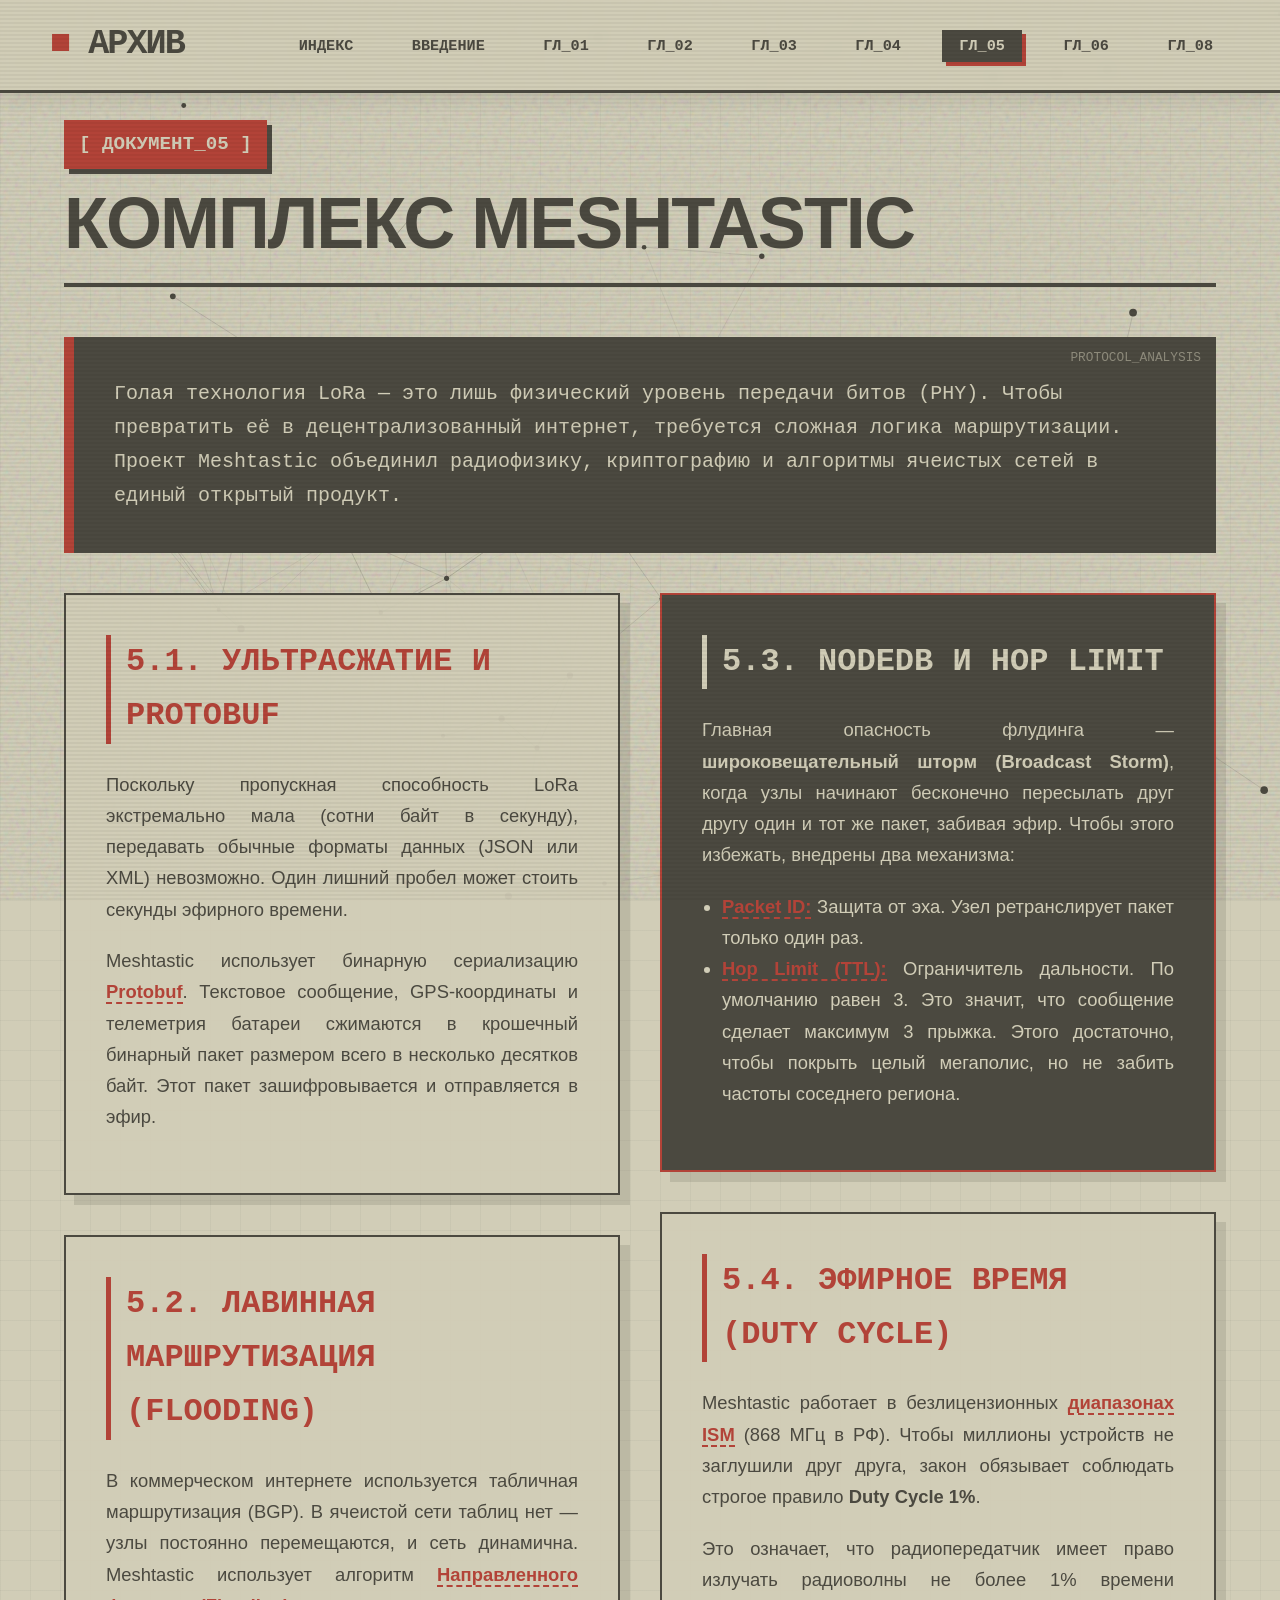
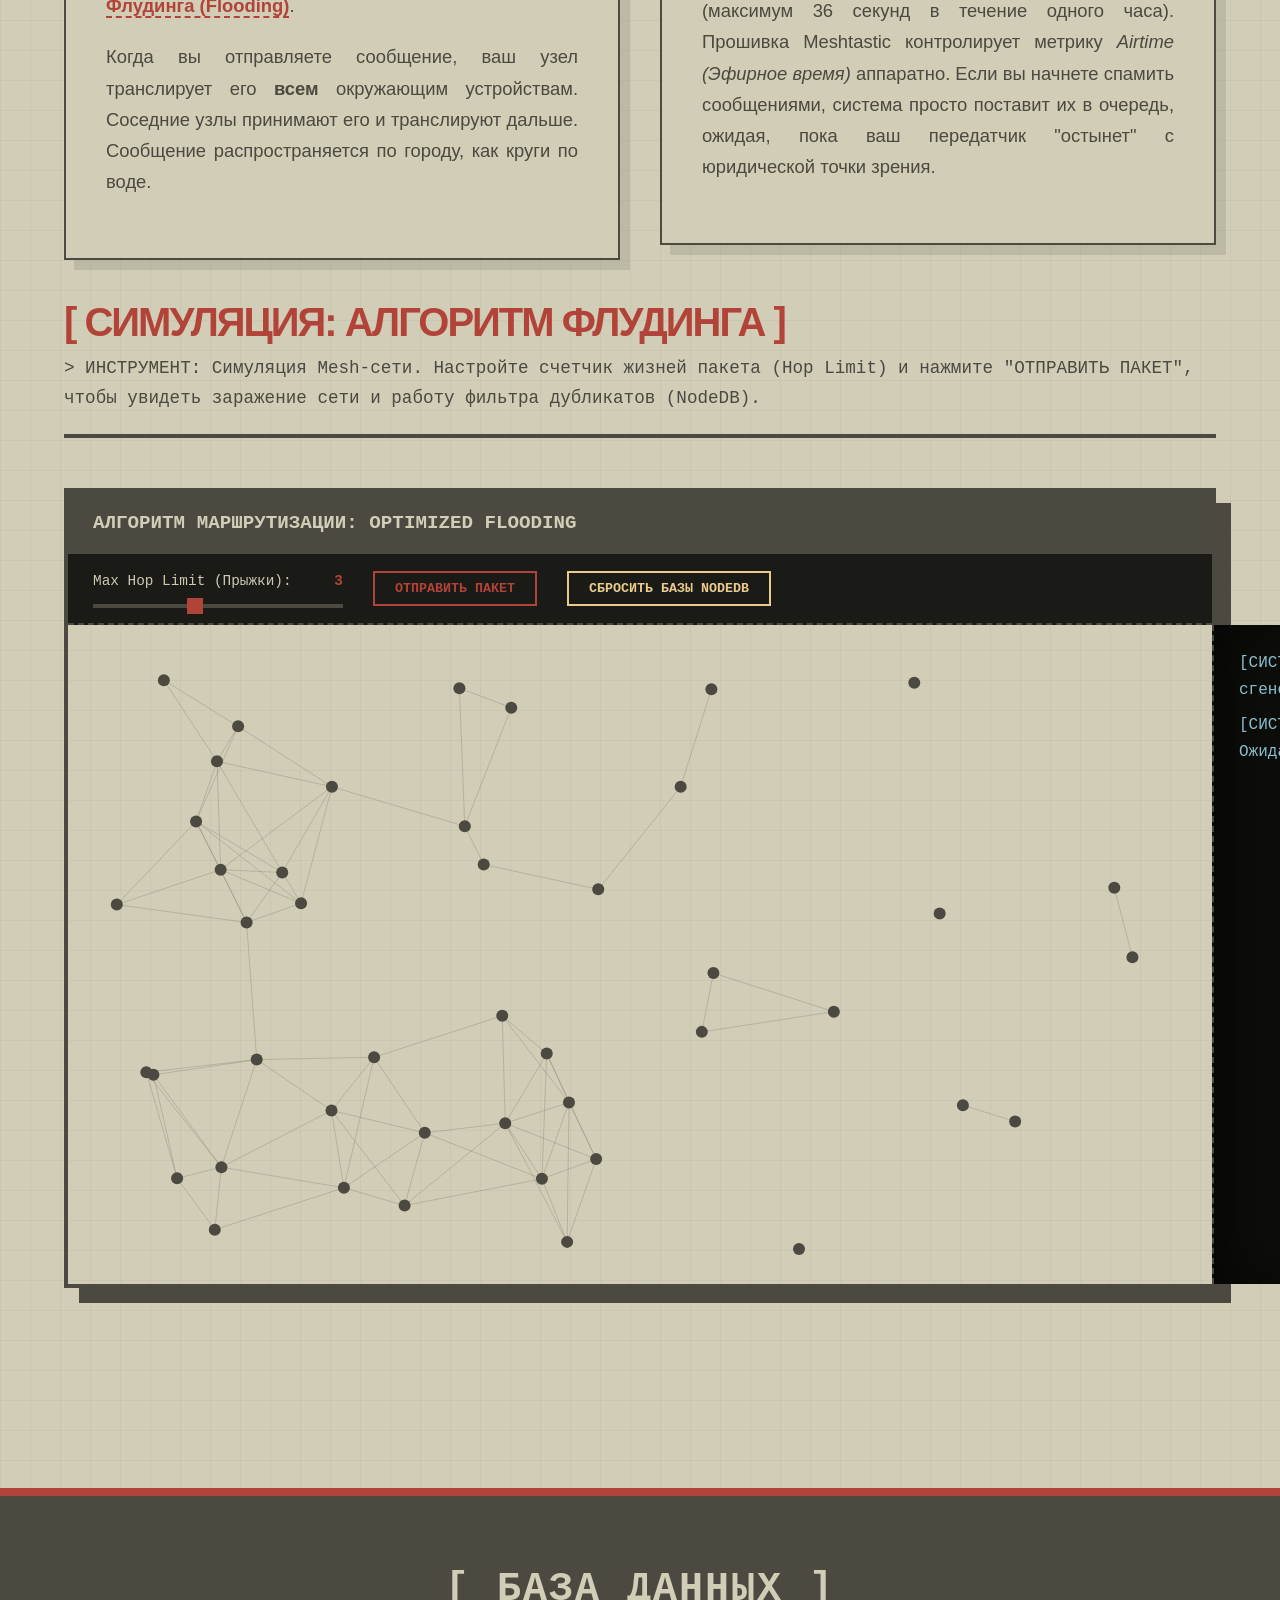
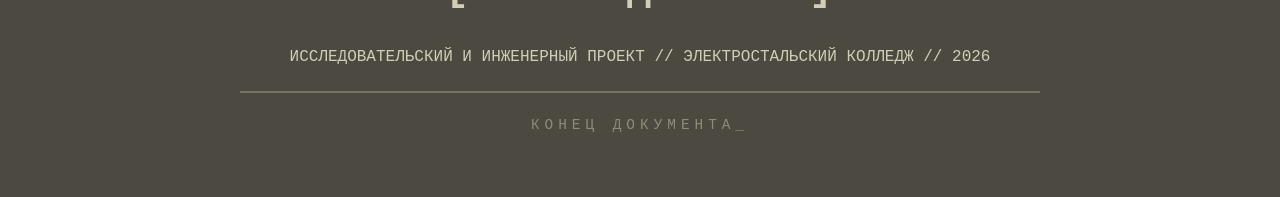
<file: chapter5.html>
<!DOCTYPE html>
<html lang="ru">
<head>
    <meta charset="UTF-8">
    <meta name="viewport" content="width=device-width, initial-scale=1.0">
    <title>ГЛАВА 05 // КОМПЛЕКС MESHTASTIC</title>
    <link rel="stylesheet" href="style.css">
    <style>
        .chapter-container {
            padding: 120px 5vw 60px 5vw;
            max-width: 1800px;
            margin: 0 auto;
            position: relative;
            z-index: 10;
            pointer-events: none;
        }
        
        .chapter-header {
            margin-bottom: 50px;
            border-bottom: 4px solid var(--text-main);
            padding-bottom: 20px;
            pointer-events: auto;
        }

        .chapter-title {
            font-size: 4.5rem;
            font-weight: 900;
            text-transform: uppercase;
            color: var(--text-main);
            line-height: 1.1;
            letter-spacing: -2px;
        }

        .content-grid {
            display: grid;
            grid-template-columns: 1fr 1fr;
            gap: 40px;
            margin-bottom: 60px;
            pointer-events: auto;
        }

        @media (max-width: 1200px) {
            .content-grid { grid-template-columns: 1fr; }
        }

        .text-block {
            background: rgba(209, 205, 183, 0.95);
            padding: 40px;
            border: 2px solid var(--border-dark);
            box-shadow: 10px 10px 0 rgba(75, 73, 64, 0.15);
            font-size: 1.15rem;
            color: var(--text-main);
            position: relative;
        }

        .text-block h3 {
            font-family: var(--font-mono);
            font-size: 2rem;
            color: var(--accent-red);
            margin-bottom: 25px;
            border-left: 5px solid var(--accent-red);
            padding-left: 15px;
            text-transform: uppercase;
        }

        .text-block p, .text-block ul {
            margin-bottom: 20px;
            text-align: justify;
            line-height: 1.7;
        }
        
        .text-block ul { margin-left: 20px; }

        .quote-block {
            background: var(--text-main);
            color: var(--bg-base);
            padding: 40px;
            font-family: var(--font-mono);
            font-size: 1.25rem;
            border-left: 10px solid var(--accent-red);
            margin-bottom: 40px;
            position: relative;
            pointer-events: auto;
        }
        
        .quote-block::before {
            content: 'PROTOCOL_ANALYSIS';
            position: absolute; top: 10px; right: 15px;
            font-size: 0.8rem; opacity: 0.5;
        }

        .quote-block .tooltip { color: var(--bg-alt); border-bottom-color: var(--bg-alt); }
        .quote-block .tooltip:hover { background: var(--bg-alt); color: var(--text-main); }

        /* МАСШТАБНАЯ СИМУЛЯЦИЯ ГЛАВЫ 5 */
        .simulation-wrapper {
            pointer-events: auto;
            margin-bottom: 80px;
            grid-column: 1 / -1; 
        }

        .simulation-panel {
            background: var(--terminal-bg);
            border: 4px solid var(--border-dark);
            box-shadow: 15px 15px 0 var(--border-dark);
            display: flex;
            flex-direction: column;
            height: 800px;
            position: relative;
        }

        .sim-header {
            background: var(--text-main);
            color: var(--bg-base);
            padding: 15px 25px;
            font-family: var(--font-mono);
            font-weight: bold;
            display: flex;
            justify-content: space-between;
            align-items: center;
            font-size: 1.2rem;
        }

        .sim-controls {
            display: flex;
            gap: 30px;
            align-items: center;
            background: #1a1a17;
            padding: 15px 25px;
            border-bottom: 2px dashed #4b4940;
        }

        .control-group {
            display: flex;
            flex-direction: column;
            color: #cdc8b0;
            font-family: var(--font-mono);
            font-size: 0.9rem;
            width: 250px;
        }

        .control-group label { margin-bottom: 10px; display: flex; justify-content: space-between; }
        
        input[type=range] {
            -webkit-appearance: none;
            width: 100%; background: transparent;
        }
        input[type=range]::-webkit-slider-thumb {
            -webkit-appearance: none; height: 16px; width: 16px;
            background: var(--accent-red); cursor: pointer;
            margin-top: -6px; border-radius: 0;
        }
        input[type=range]::-webkit-slider-runnable-track {
            width: 100%; height: 4px; cursor: pointer; background: #4b4940;
        }

        .btn-sim {
            background: transparent; color: var(--accent-red);
            border: 2px solid var(--accent-red); padding: 8px 20px;
            font-family: var(--font-mono); font-weight: bold;
            cursor: pointer; transition: all 0.2s; text-transform: uppercase;
        }
        .btn-sim:hover { background: var(--accent-red); color: #fff; }

        .btn-sim.reset { border-color: #ebcb8b; color: #ebcb8b; }
        .btn-sim.reset:hover { background: #ebcb8b; color: #000; }

        .sim-body {
            display: grid;
            grid-template-columns: 1fr 400px;
            height: calc(100% - 120px);
        }

        #mesh-canvas {
            width: 100%; height: 100%;
            background: radial-gradient(circle at center, #1a1a1c 0%, #0a0a0c 100%);
            display: block;
        }

        .sim-terminal {
            border-left: 2px dashed #4b4940;
            padding: 25px; font-family: var(--font-mono); font-size: 1rem;
            color: #a8a38f; overflow-y: auto; background: #0d0d0a;
            display: flex; flex-direction: column; gap: 8px;
            box-shadow: inset 20px 0 50px rgba(0,0,0,0.5);
        }
        .log-err { color: var(--accent-red); font-weight: bold; }
        .log-sys { color: #88c0d0; }
        .log-warn { color: #ebcb8b; }
        .log-ok { color: #a3be8c; font-weight: bold; }
        .log-node { color: #cdc8b0; font-size: 0.9rem; margin-left: 15px; border-left: 1px solid #4b4940; padding-left: 10px;}
    </style>
</head>
<body>

    <div class="scanlines"></div>
    <div class="ambient-noise"></div>
    <div class="canvas-bg-wrapper">
        <canvas id="home-canvas"></canvas>
    </div>

    <nav>
        <div class="nav-logo"><span class="blinking-cursor">■</span> АРХИВ</div>
        <div class="nav-links">
            <a href="index.html">ИНДЕКС</a>
            <a href="intro.html">ВВЕДЕНИЕ</a>
            <a href="chapter1.html">ГЛ_01</a>
            <a href="chapter2.html">ГЛ_02</a>
            <a href="chapter3.html">ГЛ_03</a>
            <a href="chapter4.html">ГЛ_04</a>
            <a href="chapter5.html" class="active">ГЛ_05</a>
            <a href="chapter6.html">ГЛ_06</a>
            <a href="chapter8.html">ГЛ_08</a>
        </div>
    </nav>

    <div class="chapter-container">
        <div class="chapter-header">
            <span class="system-tag">[ ДОКУМЕНТ_05 ]</span>
            <h1 class="chapter-title">Комплекс Meshtastic</h1>
        </div>

        <div class="quote-block">
            Голая технология LoRa — это лишь физический уровень передачи битов (PHY). Чтобы превратить её в децентрализованный интернет, требуется сложная логика маршрутизации. Проект Meshtastic объединил радиофизику, криптографию и алгоритмы ячеистых сетей в единый открытый продукт.
        </div>

        <div class="content-grid">
            <div class="text-column">
                <div class="text-block">
                    <h3>5.1. Ультрасжатие и Protobuf</h3>
                    <p>Поскольку пропускная способность LoRa экстремально мала (сотни байт в секунду), передавать обычные форматы данных (JSON или XML) невозможно. Один лишний пробел может стоить секунды эфирного времени.</p>
                    
                    <p>Meshtastic использует бинарную сериализацию <span class="tooltip" data-text="Protocol Buffers — формат сериализации данных от Google. Превращает сложные структуры данных в компактный массив нулей и единиц, отбрасывая имена полей и лишние символы.">Protobuf</span>. Текстовое сообщение, GPS-координаты и телеметрия батареи сжимаются в крошечный бинарный пакет размером всего в несколько десятков байт. Этот пакет зашифровывается и отправляется в эфир.</p>
                </div>

                <div class="text-block" style="margin-top: 40px;">
                    <h3>5.2. Лавинная Маршрутизация (Flooding)</h3>
                    <p>В коммерческом интернете используется табличная маршрутизация (BGP). В ячеистой сети таблиц нет — узлы постоянно перемещаются, и сеть динамична. Meshtastic использует алгоритм <span class="tooltip" data-text="Алгоритм направленного флуда (лавины). Узел отправляет пакет всем соседям вокруг себя. Те, в свою очередь, отправляют его своим соседям, пока пакет не достигнет получателя.">Направленного Флудинга (Flooding)</span>.</p>
                    <p>Когда вы отправляете сообщение, ваш узел транслирует его <strong>всем</strong> окружающим устройствам. Соседние узлы принимают его и транслируют дальше. Сообщение распространяется по городу, как круги по воде.</p>
                </div>
            </div>

            <div class="text-column">
                <div class="text-block" style="background: var(--text-main); color: var(--bg-base); border-color: var(--accent-red);">
                    <h3 style="color: var(--bg-base); border-left-color: var(--bg-base);">5.3. NodeDB и Hop Limit</h3>
                    <p>Главная опасность флудинга — <strong>широковещательный шторм (Broadcast Storm)</strong>, когда узлы начинают бесконечно пересылать друг другу один и тот же пакет, забивая эфир. Чтобы этого избежать, внедрены два механизма:</p>
                    <ul>
                        <li><span class="tooltip" data-text="Уникальный идентификатор. Каждая нода хранит локальную базу (NodeDB) недавно виденных пакетов. Если нода получает пакет с уже известным ID, она игнорирует его и не ретранслирует.">Packet ID:</span> Защита от эха. Узел ретранслирует пакет только один раз.</li>
                        <li><span class="tooltip" data-text="Счетчик прыжков. Уменьшается на 1 при каждой ретрансляции. Когда он достигает нуля, пакет уничтожается.">Hop Limit (TTL):</span> Ограничитель дальности. По умолчанию равен 3. Это значит, что сообщение сделает максимум 3 прыжка. Этого достаточно, чтобы покрыть целый мегаполис, но не забить частоты соседнего региона.</li>
                    </ul>
                </div>

                <div class="text-block" style="margin-top: 40px;">
                    <h3>5.4. Эфирное время (Duty Cycle)</h3>
                    <p>Meshtastic работает в безлицензионных <span class="tooltip" data-text="Industrial, Scientific, Medical. Частоты свободного использования. В России, Европе и Африке стандартом является 868 МГц, в США — 915 МГц.">диапазонах ISM</span> (868 МГц в РФ). Чтобы миллионы устройств не заглушили друг друга, закон обязывает соблюдать строгое правило <strong>Duty Cycle 1%</strong>.</p>
                    <p>Это означает, что радиопередатчик имеет право излучать радиоволны не более 1% времени (максимум 36 секунд в течение одного часа). Прошивка Meshtastic контролирует метрику <em>Airtime (Эфирное время)</em> аппаратно. Если вы начнете спамить сообщениями, система просто поставит их в очередь, ожидая, пока ваш передатчик "остынет" с юридической точки зрения.</p>
                </div>
            </div>

            <div class="simulation-wrapper">
                <div class="chapter-header">
                    <h2 class="chapter-title" style="font-size: 2.5rem; color: var(--accent-red);">[ СИМУЛЯЦИЯ: АЛГОРИТМ ФЛУДИНГА ]</h2>
                    <p style="font-family: var(--font-mono); margin-top: 10px; font-size: 1.1rem;">
                        > ИНСТРУМЕНТ: Симуляция Mesh-сети. Настройте счетчик жизней пакета (Hop Limit) и нажмите "ОТПРАВИТЬ ПАКЕТ", чтобы увидеть заражение сети и работу фильтра дубликатов (NodeDB).
                    </p>
                </div>

                <div class="simulation-panel">
                    <div class="sim-header">
                        <span>АЛГОРИТМ МАРШРУТИЗАЦИИ: OPTIMIZED FLOODING</span>
                    </div>
                    
                    <div class="sim-controls">
                        <div class="control-group">
                            <label>Max Hop Limit (Прыжки): <span id="val-hop" style="color: var(--accent-red); font-weight: bold;">3</span></label>
                            <input type="range" id="slider-hop" min="1" max="6" value="3" step="1" oninput="updateHopVal()">
                        </div>
                        <button class="btn-sim" onclick="startFlood()">ОТПРАВИТЬ ПАКЕТ</button>
                        <button class="btn-sim reset" onclick="resetFloodNetwork()">СБРОСИТЬ БАЗЫ NODEDB</button>
                    </div>

                    <div class="sim-body">
                        <canvas id="mesh-canvas5"></canvas>
                        <div class="sim-terminal" id="mesh-terminal">
                            <span class="log-sys">[СИСТЕМА] Сеть из 40 случайных узлов сгенерирована.</span>
                            <span class="log-sys">[СИСТЕМА] NodeDB всех узлов очищена. Ожидание TX.</span>
                        </div>
                    </div>
                </div>
            </div>
        </div>
    </div>

    <footer>
        <div class="footer-container">
            <div class="footer-title">[ БАЗА ДАННЫХ ]</div>
            <p>ИССЛЕДОВАТЕЛЬСКИЙ И ИНЖЕНЕРНЫЙ ПРОЕКТ // ЭЛЕКТРОСТАЛЬСКИЙ КОЛЛЕДЖ // 2026</p>
            <div class="line"></div>
            <p class="eof">КОНЕЦ ДОКУМЕНТА_</p>
        </div>
    </footer>

    <script src="script.js"></script>

    <script>
        const cvs5 = document.getElementById('mesh-canvas5');
        const ctx5 = cvs5.getContext('2d');
        const term5 = document.getElementById('mesh-terminal');

        let hopLimitSetting = 3;
        let globalPacketId = 1000;
        
        let floodNodes = [];
        let flyingPackets = [];
        let simRingEffects = [];

        function updateHopVal() {
            hopLimitSetting = parseInt(document.getElementById('slider-hop').value);
            document.getElementById('val-hop').innerText = hopLimitSetting;
        }

        function logM(msg, type="log-sys") {
            term5.innerHTML += `<span class="${type}">${msg}</span>`;
            term5.scrollTop = term5.scrollHeight;
        }

        function resizeCvs5() {
            const rect = cvs5.parentElement.getBoundingClientRect();
            cvs5.width = rect.width;
            cvs5.height = rect.height;
        }

        function buildFloodNetwork() {
            floodNodes = [];
            let numNodes = 45;
            
            // Распределяем узлы
            for(let i=0; i<numNodes; i++) {
                floodNodes.push({
                    id: i,
                    x: Math.random() * (cvs5.width - 60) + 30,
                    y: Math.random() * (cvs5.height - 60) + 30,
                    seenPackets: new Set(), // NodeDB
                    highlightTimer: 0
                });
            }

            // Вычисляем соседей (Радиус связи)
            const connectionRadius = 140;
            floodNodes.forEach(n1 => {
                n1.neighbors = [];
                floodNodes.forEach(n2 => {
                    if(n1.id !== n2.id) {
                        let dist = Math.hypot(n1.x - n2.x, n1.y - n2.y);
                        if(dist < connectionRadius) {
                            n1.neighbors.push(n2.id);
                        }
                    }
                });
            });
        }

        function resetFloodNetwork() {
            flyingPackets = [];
            simRingEffects = [];
            floodNodes.forEach(n => {
                n.seenPackets.clear();
                n.highlightTimer = 0;
            });
            ctx5.clearRect(0,0,cvs5.width, cvs5.height);
            logM("====================", "log-sys");
            logM("[СБРОС] Базы NodeDB очищены. Эфир свободен.", "log-warn");
        }

        function startFlood() {
            globalPacketId++;
            // Выбираем случайный стартовый узел (ближе к левому краю для наглядности)
            let startNode = floodNodes.reduce((min, n) => n.x < min.x ? n : min, floodNodes[0]);
            
            startNode.seenPackets.add(globalPacketId);
            startNode.highlightTimer = 30;

            logM("====================", "log-sys");
            logM(`[TX] Узел #${startNode.id} начал трансляцию.`, "log-ok");
            logM(`ID Пакета: 0x${globalPacketId.toString(16).toUpperCase()}`, "log-node");
            logM(`Заданный Hop Limit: ${hopLimitSetting}`, "log-node");

            createRing(startNode.x, startNode.y, '#88c0d0');

            // Отправляем пакеты соседям
            startNode.neighbors.forEach(neighborId => {
                flyingPackets.push({
                    x: startNode.x, y: startNode.y,
                    target: neighborId,
                    packetId: globalPacketId,
                    hopLimit: hopLimitSetting,
                    progress: 0,
                    speed: 0.02
                });
            });
        }

        function createRing(x, y, color) {
            simRingEffects.push({ x: x, y: y, r: 0, maxR: 140, life: 1, color: color });
        }

        function renderFlood() {
            ctx5.clearRect(0, 0, cvs5.width, cvs5.height);

            // Отрисовка базовых связей (бледные линии)
            ctx5.lineWidth = 1;
            ctx5.strokeStyle = 'rgba(75, 73, 64, 0.2)';
            floodNodes.forEach(n => {
                n.neighbors.forEach(nid => {
                    if(n.id < nid) { // чтобы не рисовать дважды
                        let n2 = floodNodes.find(x => x.id === nid);
                        ctx5.beginPath(); ctx5.moveTo(n.x, n.y); ctx5.lineTo(n2.x, n2.y); ctx5.stroke();
                    }
                });
            });

            // Отрисовка радиоколец (Broadcast волны)
            for(let i = simRingEffects.length - 1; i >= 0; i--) {
                let ring = simRingEffects[i];
                ring.r += 2;
                ring.life -= 0.015;
                if(ring.life <= 0) {
                    simRingEffects.splice(i, 1);
                    continue;
                }
                ctx5.beginPath(); ctx5.arc(ring.x, ring.y, ring.r, 0, Math.PI*2);
                ctx5.strokeStyle = ring.color;
                ctx5.globalAlpha = ring.life;
                ctx5.lineWidth = 2;
                ctx5.stroke();
                ctx5.globalAlpha = 1.0;
            }

            // Движение и логика пакетов
            for(let i = flyingPackets.length - 1; i >= 0; i--) {
                let pkt = flyingPackets[i];
                let tNode = floodNodes.find(n => n.id === pkt.target);
                
                pkt.progress += pkt.speed;
                
                if(pkt.progress >= 1) {
                    // Пакет достиг цели
                    if(!tNode.seenPackets.has(pkt.packetId)) {
                        // НОВЫЙ ПАКЕТ!
                        tNode.seenPackets.add(pkt.packetId);
                        tNode.highlightTimer = 30;
                        
                        let currentHops = pkt.hopLimit - 1;
                        
                        if(currentHops > 0) {
                            // Ретрансляция (Flooding)
                            createRing(tNode.x, tNode.y, '#ebcb8b'); // Желтое кольцо ретрансляции
                            logM(`[RX] Узел #${tNode.id} принял пакет. Ретрансляция. Hops left: ${currentHops}`, "log-node");
                            
                            tNode.neighbors.forEach(nid => {
                                flyingPackets.push({
                                    x: tNode.x, y: tNode.y, target: nid,
                                    packetId: pkt.packetId, hopLimit: currentHops,
                                    progress: 0, speed: 0.02
                                });
                            });
                        } else {
                            // Пакет достиг лимита
                            createRing(tNode.x, tNode.y, '#b24338'); // Красное кольцо смерти пакета
                            logM(`[DROP] Узел #${tNode.id} принял пакет. Hop Limit исчерпан (0).`, "log-err");
                        }
                    } else {
                        // ДУБЛИКАТ
                        ctx5.fillStyle = '#b24338';
                        ctx5.fillRect(tNode.x - 3, tNode.y - 3, 6, 6); // Искра удаления дубликата
                    }
                    
                    flyingPackets.splice(i, 1);
                } else {
                    // Отрисовка летящего пакета (точка)
                    let curX = pkt.x + (tNode.x - pkt.x) * pkt.progress;
                    let curY = pkt.y + (tNode.y - pkt.y) * pkt.progress;
                    ctx5.beginPath(); ctx5.arc(curX, curY, 4, 0, Math.PI*2);
                    ctx5.fillStyle = '#88c0d0';
                    ctx5.shadowBlur = 10; ctx5.shadowColor = '#88c0d0';
                    ctx5.fill(); ctx5.shadowBlur = 0;
                }
            }

            // Отрисовка узлов
            floodNodes.forEach(n => {
                ctx5.beginPath();
                ctx5.arc(n.x, n.y, 6, 0, Math.PI*2);
                
                if(n.highlightTimer > 0) {
                    ctx5.fillStyle = '#88c0d0';
                    ctx5.shadowBlur = 15; ctx5.shadowColor = '#88c0d0';
                    n.highlightTimer--;
                } else if(n.seenPackets.size > 0) {
                    // Узел, который уже имеет пакеты в базе (отмечен как инфицированный)
                    ctx5.fillStyle = '#b8b19e';
                    ctx5.shadowBlur = 0;
                } else {
                    // Чистый узел
                    ctx5.fillStyle = '#4b4940';
                    ctx5.shadowBlur = 0;
                }
                
                ctx5.fill(); ctx5.shadowBlur = 0;
            });

            requestAnimationFrame(renderFlood);
        }

        window.addEventListener('load', () => {
            resizeCvs5();
            buildFloodNetwork();
            renderFlood();
        });
        window.addEventListener('resize', () => {
            resizeCvs5();
            buildFloodNetwork();
        });
    </script>
</body>
</html>
</file>
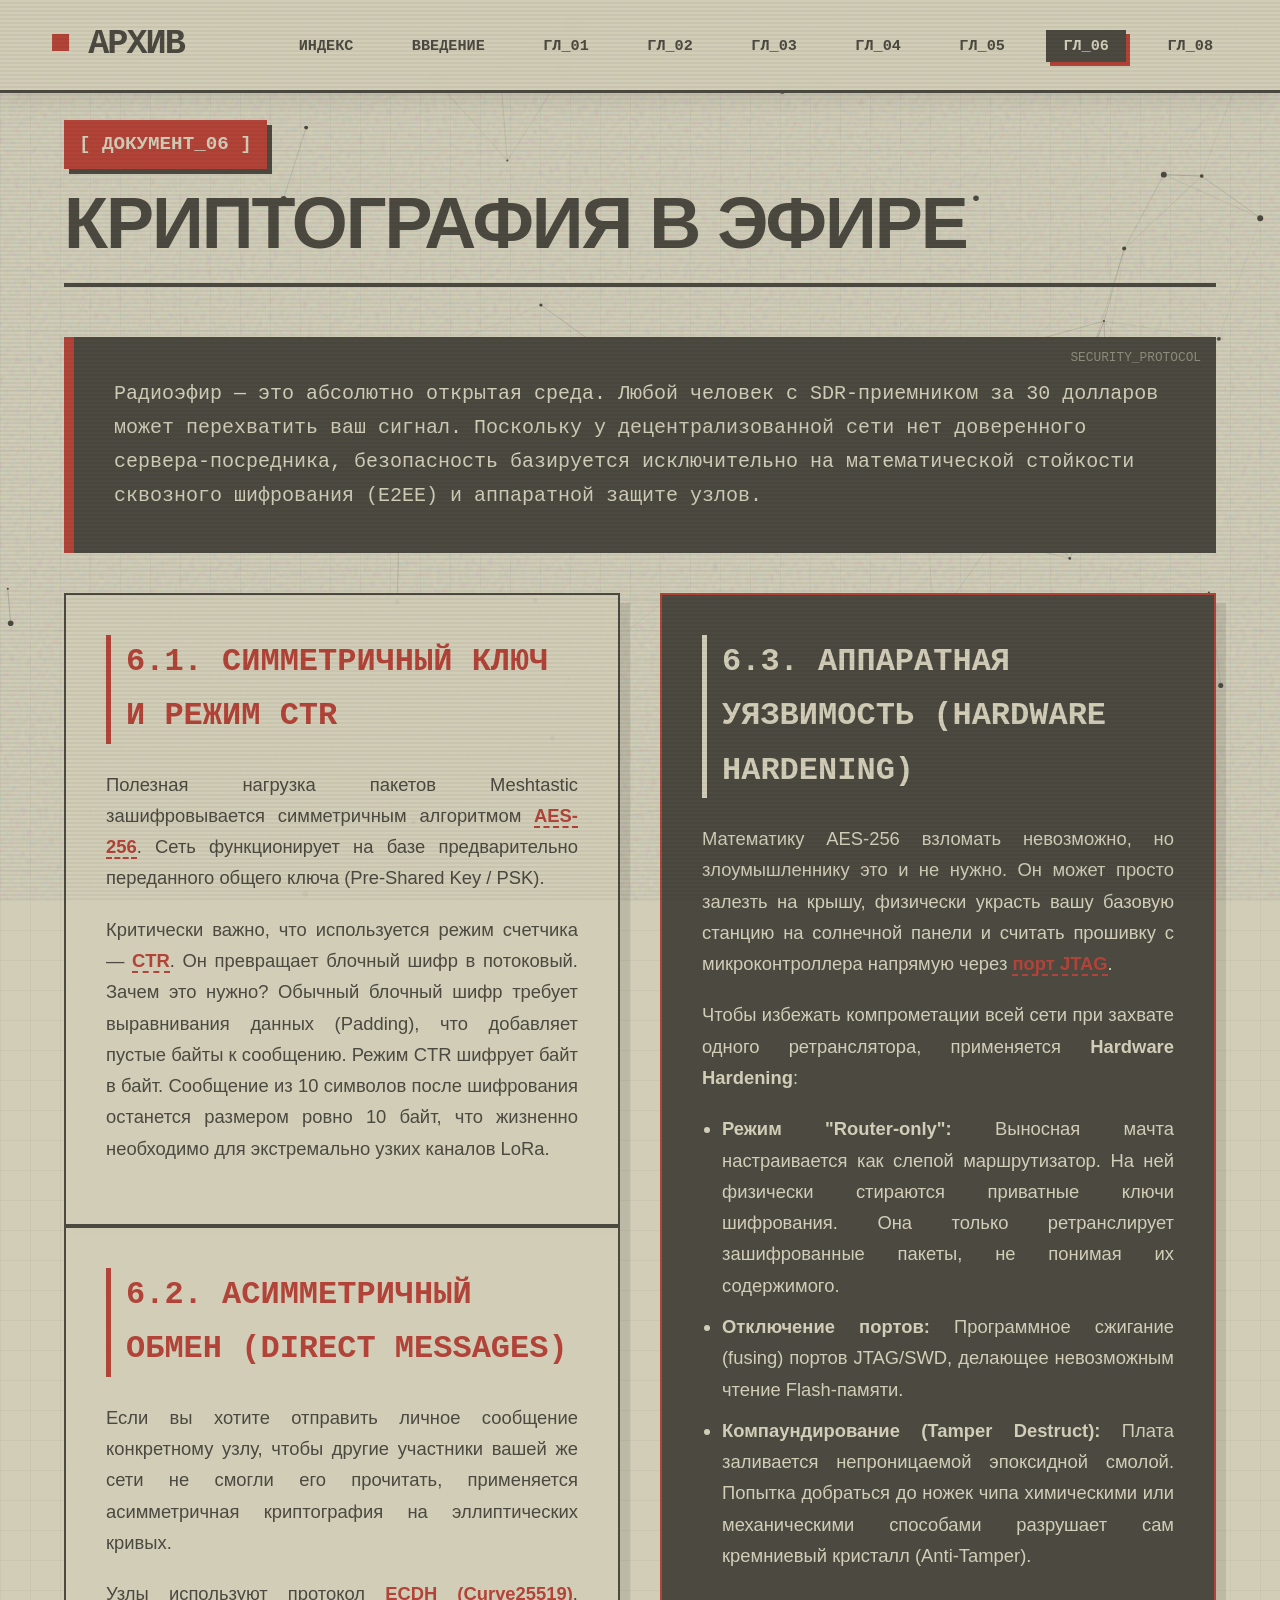
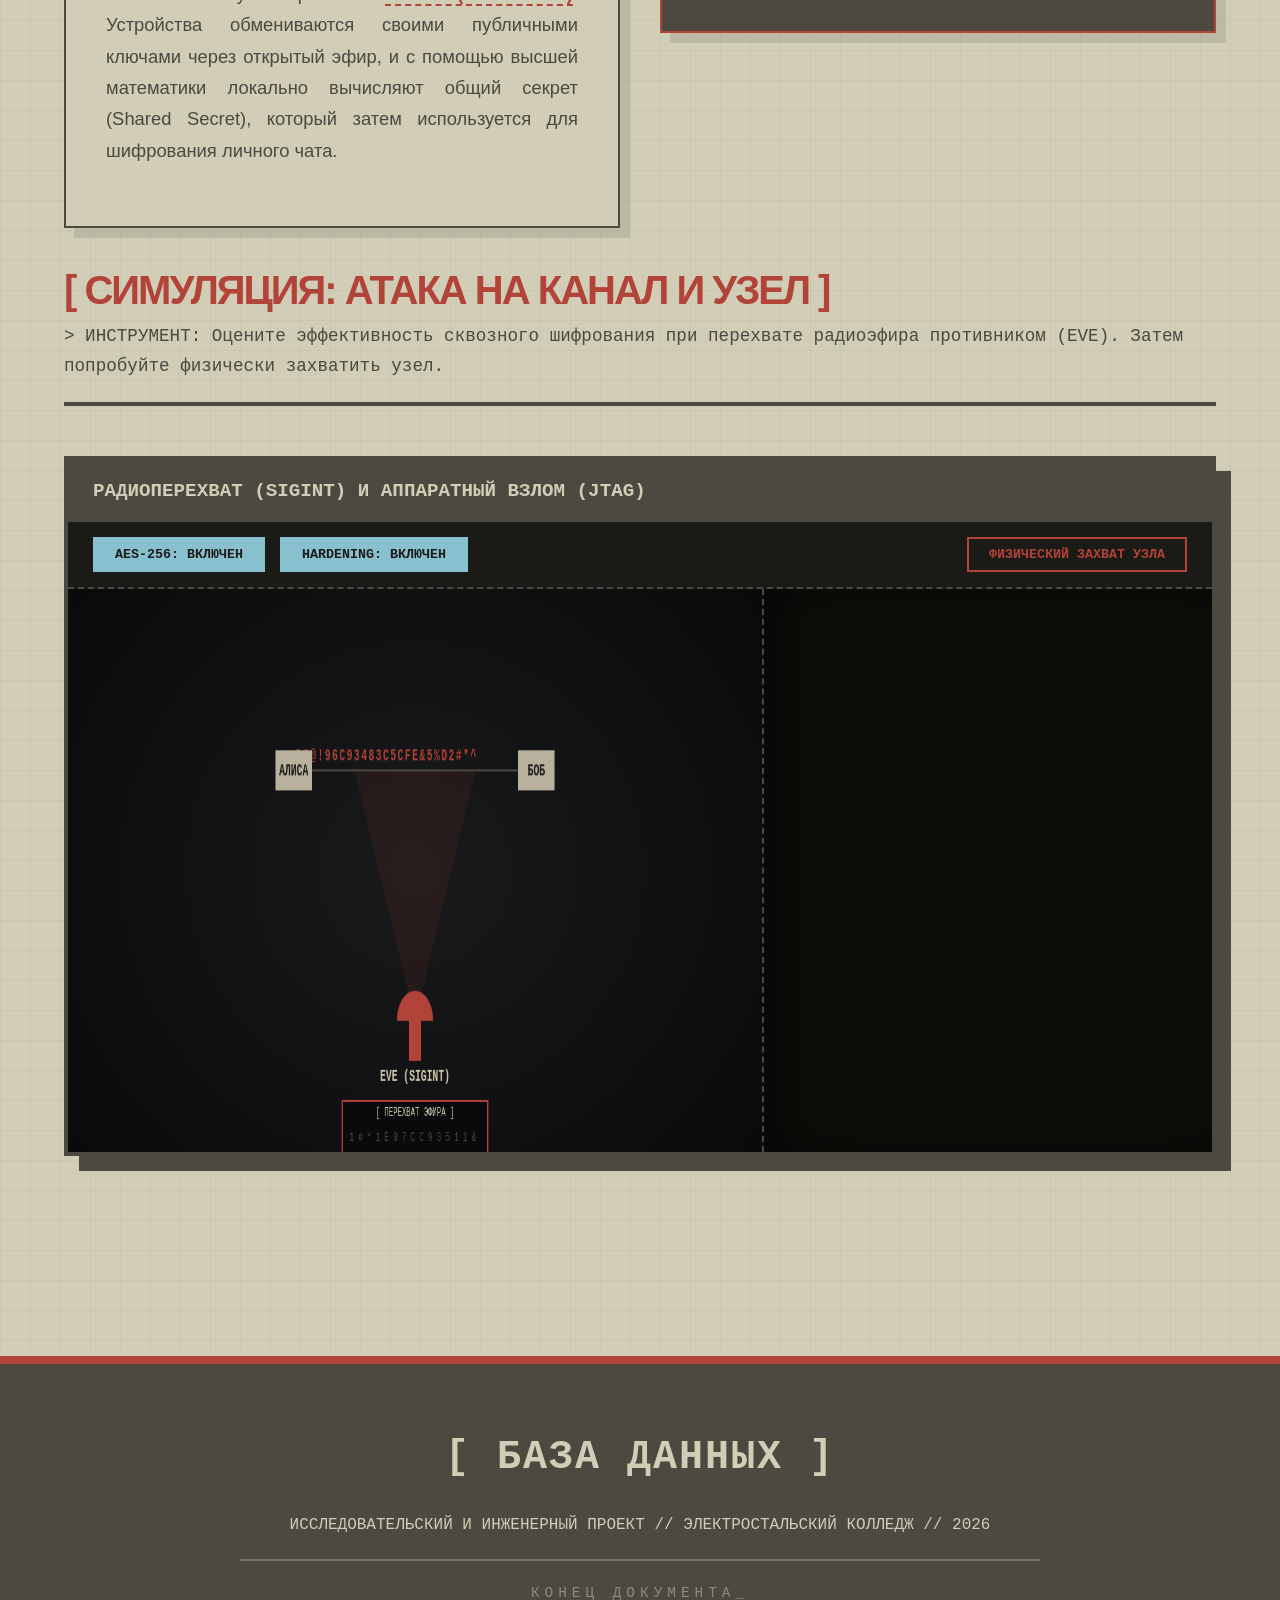
<file: chapter6.html>
<!DOCTYPE html>
<html lang="ru">
<head>
    <meta charset="UTF-8">
    <meta name="viewport" content="width=device-width, initial-scale=1.0">
    <title>ГЛАВА 06 // КРИПТОГРАФИЯ В ЭФИРЕ</title>
    <link rel="stylesheet" href="style.css">
    <style>
        .chapter-container {
            padding: 120px 5vw 60px 5vw;
            max-width: 1800px;
            margin: 0 auto;
            position: relative;
            z-index: 10;
            pointer-events: none;
        }
        
        .chapter-header {
            margin-bottom: 50px;
            border-bottom: 4px solid var(--text-main);
            padding-bottom: 20px;
            pointer-events: auto;
        }

        .chapter-title {
            font-size: 4.5rem;
            font-weight: 900;
            text-transform: uppercase;
            color: var(--text-main);
            line-height: 1.1;
            letter-spacing: -2px;
        }

        .content-grid {
            display: grid;
            grid-template-columns: 1fr 1fr;
            gap: 40px;
            margin-bottom: 60px;
            pointer-events: auto;
        }

        @media (max-width: 1200px) {
            .content-grid { grid-template-columns: 1fr; }
        }

        .text-block {
            background: rgba(209, 205, 183, 0.95);
            padding: 40px;
            border: 2px solid var(--border-dark);
            box-shadow: 10px 10px 0 rgba(75, 73, 64, 0.15);
            font-size: 1.15rem;
            color: var(--text-main);
            position: relative;
        }

        .text-block h3 {
            font-family: var(--font-mono);
            font-size: 2rem;
            color: var(--accent-red);
            margin-bottom: 25px;
            border-left: 5px solid var(--accent-red);
            padding-left: 15px;
            text-transform: uppercase;
        }

        .text-block p, .text-block ul {
            margin-bottom: 20px;
            text-align: justify;
            line-height: 1.7;
        }
        
        .text-block ul { margin-left: 20px; }
        .text-block li { margin-bottom: 10px; }

        .quote-block {
            background: var(--text-main);
            color: var(--bg-base);
            padding: 40px;
            font-family: var(--font-mono);
            font-size: 1.25rem;
            border-left: 10px solid var(--accent-red);
            margin-bottom: 40px;
            position: relative;
            pointer-events: auto;
        }
        
        .quote-block::before {
            content: 'SECURITY_PROTOCOL';
            position: absolute; top: 10px; right: 15px;
            font-size: 0.8rem; opacity: 0.5;
        }

        .quote-block .tooltip { color: var(--bg-alt); border-bottom-color: var(--bg-alt); }
        .quote-block .tooltip:hover { background: var(--bg-alt); color: var(--text-main); }

        /* МАСШТАБНАЯ СИМУЛЯЦИЯ ГЛАВЫ 6 */
        .simulation-wrapper {
            pointer-events: auto;
            margin-bottom: 80px;
            grid-column: 1 / -1; 
        }

        .simulation-panel {
            background: var(--terminal-bg);
            border: 4px solid var(--border-dark);
            box-shadow: 15px 15px 0 var(--border-dark);
            display: flex;
            flex-direction: column;
            height: 700px;
            position: relative;
        }

        .sim-header {
            background: var(--text-main);
            color: var(--bg-base);
            padding: 15px 25px;
            font-family: var(--font-mono);
            font-weight: bold;
            display: flex;
            justify-content: space-between;
            align-items: center;
            font-size: 1.2rem;
        }

        .sim-controls {
            display: flex;
            gap: 15px;
            background: #1a1a17;
            padding: 15px 25px;
            border-bottom: 2px dashed #4b4940;
        }

        .btn-sim {
            background: transparent; color: var(--bg-base);
            border: 2px solid var(--bg-base); padding: 8px 20px;
            font-family: var(--font-mono); font-weight: bold;
            cursor: pointer; transition: all 0.2s; text-transform: uppercase;
        }
        .btn-sim:hover { background: var(--bg-base); color: var(--text-main); }

        .btn-sim.active-btn { background: #88c0d0; color: #1a1a17; border-color: #88c0d0; }
        
        .btn-sim.danger { border-color: var(--accent-red); color: var(--accent-red); }
        .btn-sim.danger:hover { background: var(--accent-red); color: #fff; }

        .sim-body {
            display: grid;
            grid-template-columns: 1fr 450px;
            height: calc(100% - 120px);
        }

        #crypto-canvas {
            width: 100%; height: 100%;
            background: radial-gradient(circle at center, #1a1a1c 0%, #0a0a0c 100%);
            display: block;
        }

        .sim-terminal {
            border-left: 2px dashed #4b4940;
            padding: 25px; font-family: var(--font-mono); font-size: 1rem;
            color: #a8a38f; overflow-y: auto; background: #0d0d0a;
            display: flex; flex-direction: column; gap: 10px;
            box-shadow: inset 20px 0 50px rgba(0,0,0,0.5);
        }
        .log-err { color: var(--accent-red); font-weight: bold; }
        .log-sys { color: #88c0d0; }
        .log-warn { color: #ebcb8b; }
        .log-ok { color: #a3be8c; font-weight: bold; }
        .log-data { color: #cdc8b0; font-family: monospace; padding-left: 10px; border-left: 2px solid #4b4940;}
    </style>
</head>
<body>

    <div class="scanlines"></div>
    <div class="ambient-noise"></div>
    <div class="canvas-bg-wrapper">
        <canvas id="home-canvas"></canvas>
    </div>

    <nav>
        <div class="nav-logo"><span class="blinking-cursor">■</span> АРХИВ</div>
        <div class="nav-links">
            <a href="index.html">ИНДЕКС</a>
            <a href="intro.html">ВВЕДЕНИЕ</a>
            <a href="chapter1.html">ГЛ_01</a>
            <a href="chapter2.html">ГЛ_02</a>
            <a href="chapter3.html">ГЛ_03</a>
            <a href="chapter4.html">ГЛ_04</a>
            <a href="chapter5.html">ГЛ_05</a>
            <a href="chapter6.html" class="active">ГЛ_06</a>
            <a href="chapter8.html">ГЛ_08</a>
        </div>
    </nav>

    <div class="chapter-container">
        <div class="chapter-header">
            <span class="system-tag">[ ДОКУМЕНТ_06 ]</span>
            <h1 class="chapter-title">Криптография в Эфире</h1>
        </div>

        <div class="quote-block">
            Радиоэфир — это абсолютно открытая среда. Любой человек с SDR-приемником за 30 долларов может перехватить ваш сигнал. Поскольку у децентрализованной сети нет доверенного сервера-посредника, безопасность базируется исключительно на математической стойкости сквозного шифрования (E2EE) и аппаратной защите узлов.
        </div>

        <div class="content-grid">
            <div class="text-column">
                <div class="text-block">
                    <h3>6.1. Симметричный ключ и режим CTR</h3>
                    <p>Полезная нагрузка пакетов Meshtastic зашифровывается симметричным алгоритмом <span class="tooltip" data-text="Advanced Encryption Standard (AES) с длиной ключа 256 бит. Является стандартом военной и правительственной связи (Top Secret). Взлом перебором физически невозможен.">AES-256</span>. Сеть функционирует на базе предварительно переданного общего ключа (Pre-Shared Key / PSK).</p>
                    
                    

                    <p>Критически важно, что используется режим счетчика — <span class="tooltip" data-text="Counter Mode. Режим работы блочного шифра, в котором генерируется псевдослучайная последовательность, суммируемая с открытым текстом операцией XOR.">CTR</span>. Он превращает блочный шифр в потоковый. Зачем это нужно? Обычный блочный шифр требует выравнивания данных (Padding), что добавляет пустые байты к сообщению. Режим CTR шифрует байт в байт. Сообщение из 10 символов после шифрования останется размером ровно 10 байт, что жизненно необходимо для экстремально узких каналов LoRa.</p>
                </div>

                <div class="text-block">
                    <h3>6.2. Асимметричный обмен (Direct Messages)</h3>
                    <p>Если вы хотите отправить личное сообщение конкретному узлу, чтобы другие участники вашей же сети не смогли его прочитать, применяется асимметричная криптография на эллиптических кривых.</p>
                    
                    

                    <p>Узлы используют протокол <span class="tooltip" data-text="Elliptic-curve Diffie–Hellman (ECDH) на базе кривой Curve25519. Алгоритм, позволяющий Алисе и Бобу вычислить общий секретный ключ, пересылая по открытому радиоканалу только свои публичные ключи.">ECDH (Curve25519)</span>. Устройства обмениваются своими публичными ключами через открытый эфир, и с помощью высшей математики локально вычисляют общий секрет (Shared Secret), который затем используется для шифрования личного чата.</p>
                </div>
            </div>

            <div class="text-column">
                <div class="text-block" style="background: var(--text-main); color: var(--bg-base); border-color: var(--accent-red);">
                    <h3 style="color: var(--bg-base); border-left-color: var(--bg-base);">6.3. Аппаратная уязвимость (Hardware Hardening)</h3>
                    <p>Математику AES-256 взломать невозможно, но злоумышленнику это и не нужно. Он может просто залезть на крышу, физически украсть вашу базовую станцию на солнечной панели и считать прошивку с микроконтроллера напрямую через <span class="tooltip" data-text="Joint Test Action Group. Аппаратный интерфейс для отладки микросхем. Через него можно скачать полный дамп памяти (включая ключи AES), если он не отключен на заводе.">порт JTAG</span>.</p>
                    <p>Чтобы избежать компрометации всей сети при захвате одного ретранслятора, применяется <strong>Hardware Hardening</strong>:</p>
                    <ul>
                        <li><strong>Режим "Router-only":</strong> Выносная мачта настраивается как слепой маршрутизатор. На ней физически стираются приватные ключи шифрования. Она только ретранслирует зашифрованные пакеты, не понимая их содержимого.</li>
                        <li><strong>Отключение портов:</strong> Программное сжигание (fusing) портов JTAG/SWD, делающее невозможным чтение Flash-памяти.</li>
                        <li><strong>Компаундирование (Tamper Destruct):</strong> Плата заливается непроницаемой эпоксидной смолой. Попытка добраться до ножек чипа химическими или механическими способами разрушает сам кремниевый кристалл (Anti-Tamper).</li>
                    </ul>
                </div>
            </div>

            <div class="simulation-wrapper">
                <div class="chapter-header">
                    <h2 class="chapter-title" style="font-size: 2.5rem; color: var(--accent-red);">[ СИМУЛЯЦИЯ: АТАКА НА КАНАЛ И УЗЕЛ ]</h2>
                    <p style="font-family: var(--font-mono); margin-top: 10px; font-size: 1.1rem;">
                        > ИНСТРУМЕНТ: Оцените эффективность сквозного шифрования при перехвате радиоэфира противником (EVE). Затем попробуйте физически захватить узел.
                    </p>
                </div>

                <div class="simulation-panel">
                    <div class="sim-header">
                        <span>РАДИОПЕРЕХВАТ (SIGINT) И АППАРАТНЫЙ ВЗЛОМ (JTAG)</span>
                    </div>
                    
                    <div class="sim-controls">
                        <button class="btn-sim active-btn" id="btn-aes" onclick="toggleAES()">AES-256: ВКЛЮЧЕН</button>
                        <button class="btn-sim active-btn" id="btn-hard" onclick="toggleHardening()">HARDENING: ВКЛЮЧЕН</button>
                        <button class="btn-sim danger" style="margin-left: auto;" onclick="stealNode()">ФИЗИЧЕСКИЙ ЗАХВАТ УЗЛА</button>
                    </div>

                    <div class="sim-body">
                        <canvas id="crypto-canvas"></canvas>
                        <div class="sim-terminal" id="crypto-terminal">
                            </div>
                    </div>
                </div>
            </div>
        </div>
    </div>

    <footer>
        <div class="footer-container">
            <div class="footer-title">[ БАЗА ДАННЫХ ]</div>
            <p>ИССЛЕДОВАТЕЛЬСКИЙ И ИНЖЕНЕРНЫЙ ПРОЕКТ // ЭЛЕКТРОСТАЛЬСКИЙ КОЛЛЕДЖ // 2026</p>
            <div class="line"></div>
            <p class="eof">КОНЕЦ ДОКУМЕНТА_</p>
        </div>
    </footer>

    <script>
        const canvasBg = document.getElementById('home-canvas');
        const ctxBg = canvasBg.getContext('2d');
        let bgNodes = [];
        let bgMouse = { x: null, y: null, radius: 150 };

        function resizeBg() { canvasBg.width = window.innerWidth; canvasBg.height = window.innerHeight; initBgNetwork(); }
        window.addEventListener('mousemove', (e) => { bgMouse.x = e.x; bgMouse.y = e.y; });
        window.addEventListener('mouseout', () => { bgMouse.x = null; bgMouse.y = null; });

        function initBgNetwork() {
            bgNodes = [];
            for (let i = 0; i < Math.floor((canvasBg.width * canvasBg.height) / 20000); i++) {
                bgNodes.push({ x: Math.random() * canvasBg.width, y: Math.random() * canvasBg.height, vx: (Math.random() - 0.5) * 0.5, vy: (Math.random() - 0.5) * 0.5, pulse: Math.random() * Math.PI * 2 });
            }
        }

        function animateBg() {
            ctxBg.clearRect(0, 0, canvasBg.width, canvasBg.height);
            ctxBg.lineWidth = 1;
            for (let i = 0; i < bgNodes.length; i++) {
                let n1 = bgNodes[i]; n1.pulse += 0.02;
                if (bgMouse.x != null) {
                    let dx = bgMouse.x - n1.x; let dy = bgMouse.y - n1.y; let dist = Math.hypot(dx, dy);
                    if (dist < bgMouse.radius) {
                        ctxBg.beginPath(); ctxBg.moveTo(n1.x, n1.y); ctxBg.lineTo(bgMouse.x, bgMouse.y);
                        ctxBg.strokeStyle = `rgba(178, 67, 56, ${0.8 - dist/bgMouse.radius})`; ctxBg.stroke();
                        n1.x += dx * 0.005; n1.y += dy * 0.005;
                    }
                }
                n1.x += n1.vx; n1.y += n1.vy;
                if (n1.x < 0 || n1.x > canvasBg.width) n1.vx *= -1; if (n1.y < 0 || n1.y > canvasBg.height) n1.vy *= -1;
                for (let j = i + 1; j < bgNodes.length; j++) {
                    let n2 = bgNodes[j]; let dist = Math.hypot(n1.x - n2.x, n1.y - n2.y);
                    if (dist < 150) {
                        ctxBg.beginPath(); ctxBg.moveTo(n1.x, n1.y); ctxBg.lineTo(n2.x, n2.y);
                        ctxBg.strokeStyle = `rgba(75, 73, 64, ${0.3 * (1 - dist/150)})`; ctxBg.stroke();
                    }
                }
                ctxBg.beginPath(); ctxBg.arc(n1.x, n1.y, 2 + Math.sin(n1.pulse), 0, Math.PI*2);
                ctxBg.fillStyle = '#4b4940'; ctxBg.fill();
            }
            requestAnimationFrame(animateBg);
        }
        window.addEventListener('resize', resizeBg); resizeBg(); animateBg();
    </script>

    <script>
        const cvsC = document.getElementById('crypto-canvas');
        const ctxC = cvsC.getContext('2d');
        const termC = document.getElementById('crypto-terminal');

        let cState = {
            aes: true,
            hard: true,
            stolen: false,
            stealProgress: 0,
            time: 0
        };

        let dataStream = [];
        const plainText = "КООРДИНАТЫ БАЗЫ: 55.7891, 38.4452 | ЗАПРОС ЭВАКУАЦИИ | БАТАРЕЯ 15% ";
        const hexChars = "0123456789ABCDEF!@#$%^&*";

        function logC(msg, type="log-sys") {
            termC.innerHTML += `<span class="${type}">${msg}</span>`;
            termC.scrollTop = termC.scrollHeight;
        }

        function resizeC() {
            const rect = cvsC.parentElement.getBoundingClientRect();
            cvsC.width = rect.width;
            cvsC.height = rect.height;
        }

        // Управление кнопками
        function toggleAES() {
            cState.aes = !cState.aes;
            const btn = document.getElementById('btn-aes');
            if(cState.aes) {
                btn.className = "btn-sim active-btn";
                btn.innerText = "AES-256: ВКЛЮЧЕН";
                logC("[ШИФРАТОР] Активирован алгоритм AES-256 CTR. Эфир защищен.", "log-ok");
            } else {
                btn.className = "btn-sim";
                btn.innerText = "AES-256: ОТКЛЮЧЕН";
                logC("[ВНИМАНИЕ] Шифрование снято! Данные передаются ОТКРЫТЫМ ТЕКСТОМ (Plaintext).", "log-err");
            }
        }

        function toggleHardening() {
            cState.hard = !cState.hard;
            const btn = document.getElementById('btn-hard');
            if(cState.hard) {
                btn.className = "btn-sim active-btn";
                btn.innerText = "HARDENING: ВКЛЮЧЕН";
                logC("[ОБОРУДОВАНИЕ] Порты JTAG сожжены. Плата залита компаундом.", "log-ok");
            } else {
                btn.className = "btn-sim";
                btn.innerText = "HARDENING: ОТКЛЮЧЕН";
                logC("[ОБОРУДОВАНИЕ] Порт JTAG открыт. Дамп памяти доступен для чтения.", "log-warn");
            }
        }

        function stealNode() {
            if(cState.stolen) return;
            cState.stolen = true;
            cState.stealProgress = 0;
            logC("=============================", "log-sys");
            logC("[ФИЗИЧЕСКАЯ АТАКА] Вражеская группа захватила ретранслятор на мачте!", "log-err");
            logC("[ВЗЛОМ] Попытка подключения программатора к чипу nRF52840...", "log-warn");
            
            setTimeout(() => {
                if(cState.hard) {
                    logC("[ANTI-TAMPER] Обнаружено вмешательство в компаунд!", "log-ok");
                    logC("[АППАРАТНАЯ ЗАЩИТА] ПРИВАТНЫЙ КЛЮЧ УНИЧТОЖЕН ИЗ ПАМЯТИ.", "log-ok");
                    logC("[SIGINT EVE] ОШИБКА ЧТЕНИЯ. Получен мусор.", "log-err");
                    setTimeout(() => { cState.stolen = false; }, 3000);
                } else {
                    logC("[УЯЗВИМОСТЬ] Интерфейс JTAG ответил. Чтение дампа памяти...", "log-err");
                    logC("[ФАТАЛЬНО] PRE-SHARED KEY (AES) СКОМПРОМЕТИРОВАН!", "log-err");
                    logC("[SIGINT EVE] Ключ применен. Трафик расшифровывается в реальном времени.", "log-err");
                }
            }, 2000);
        }

        function renderC() {
            ctxC.clearRect(0, 0, cvsC.width, cvsC.height);
            cState.time++;

            let cx = cvsC.width / 2;
            let cy = cvsC.height / 2;

            // Координаты
            let nodeA = { x: cx - 200, y: cy - 100 };
            let nodeB = { x: cx + 200, y: cy - 100 };
            let eve = { x: cx, y: cy + 150 };

            // 1. Поток данных (От A к B)
            ctxC.strokeStyle = '#4b4940'; ctxC.lineWidth = 2;
            ctxC.beginPath(); ctxC.moveTo(nodeA.x, nodeA.y); ctxC.lineTo(nodeB.x, nodeB.y); ctxC.stroke();

            if (cState.time % 3 === 0) {
                dataStream.push({ progress: 0, textIndex: Math.floor(Math.random() * plainText.length) });
            }

            ctxC.font = "bold 16px monospace";
            for(let i = dataStream.length - 1; i >= 0; i--) {
                let d = dataStream[i];
                d.progress += 0.01;
                if(d.progress >= 1) { dataStream.splice(i, 1); continue; }

                let curX = nodeA.x + (nodeB.x - nodeA.x) * d.progress;
                let curY = nodeA.y;

                let charToDraw = "";
                if(cState.aes && (!cState.stolen || cState.hard)) {
                    // Зашифровано и не взломано
                    charToDraw = hexChars[Math.floor(Math.random() * hexChars.length)];
                    ctxC.fillStyle = '#b24338'; // Красный (шифр)
                } else {
                    // Открытый текст (или взломано)
                    charToDraw = plainText[d.textIndex % plainText.length];
                    ctxC.fillStyle = '#88c0d0'; // Голубой (читаемый текст)
                }
                
                ctxC.fillText(charToDraw, curX, curY - 10);
            }

            // 2. Узлы (A и B)
            ctxC.fillStyle = '#b8b19e'; ctxC.fillRect(nodeA.x - 30, nodeA.y - 20, 60, 40);
            ctxC.fillRect(nodeB.x - 30, nodeB.y - 20, 60, 40);
            ctxC.fillStyle = '#1a1a17'; ctxC.textAlign = 'center';
            ctxC.fillText("АЛИСА", nodeA.x, nodeA.y + 5);
            ctxC.fillText("БОБ", nodeB.x, nodeB.y + 5);

            // 3. Радиоперехват Евы (Снизу)
            ctxC.beginPath(); ctxC.moveTo(eve.x, eve.y); ctxC.lineTo(nodeA.x + 100, nodeA.y);
            ctxC.lineTo(nodeB.x - 100, nodeB.y); ctxC.fillStyle = 'rgba(178, 67, 56, 0.1)'; ctxC.fill();
            
            ctxC.fillStyle = '#b24338';
            ctxC.beginPath(); ctxC.arc(eve.x, eve.y, 30, Math.PI, 0); ctxC.fill();
            ctxC.fillRect(eve.x - 10, eve.y, 20, 40);
            ctxC.fillStyle = '#cdc8b0'; ctxC.fillText("EVE (SIGINT)", eve.x, eve.y + 60);

            // Экран перехватчика Евы
            ctxC.fillStyle = '#0a0a0c'; ctxC.fillRect(eve.x - 120, eve.y + 80, 240, 60);
            ctxC.strokeStyle = '#b24338'; ctxC.strokeRect(eve.x - 120, eve.y + 80, 240, 60);
            
            ctxC.font = "12px monospace"; ctxC.fillStyle = '#cdc8b0';
            ctxC.fillText("[ ПЕРЕХВАТ ЭФИРА ]", eve.x, eve.y + 95);
            
            let interceptedText = "";
            if (cState.aes && (!cState.stolen || cState.hard)) {
                // Видит шифр
                for(let k=0; k<15; k++) interceptedText += hexChars[Math.floor(Math.random() * hexChars.length)] + " ";
                ctxC.fillStyle = '#4b4940';
            } else {
                // Видит правду
                let offset = Math.floor(cState.time * 0.1) % plainText.length;
                interceptedText = plainText.substring(offset, offset + 20);
                ctxC.fillStyle = '#a3be8c';
            }
            ctxC.fillText(interceptedText, eve.x, eve.y + 120);

            // 4. Физическая атака (Кража)
            if(cState.stolen) {
                cState.stealProgress += 0.05;
                let attackerX = nodeA.x;
                let attackerY = nodeA.y + 50 + Math.sin(cState.time*0.5)*5;

                // Рука / Хакер у Узла А
                ctxC.fillStyle = '#b24338';
                ctxC.fillRect(attackerX - 20, attackerY, 40, 20);
                ctxC.fillStyle = '#fff'; ctxC.font = '10px monospace';
                ctxC.fillText("JTAG HACK", attackerX, attackerY + 14);

                // Искры от программатора
                ctxC.fillStyle = '#ebcb8b';
                ctxC.fillRect(attackerX + (Math.random()-0.5)*30, attackerY - 15 + (Math.random()-0.5)*10, 3, 3);
            }

            requestAnimationFrame(renderC);
        }

        window.addEventListener('load', () => { resizeC(); renderC(); });
        window.addEventListener('resize', resizeC);
    </script>
</body>
</html>
</file>
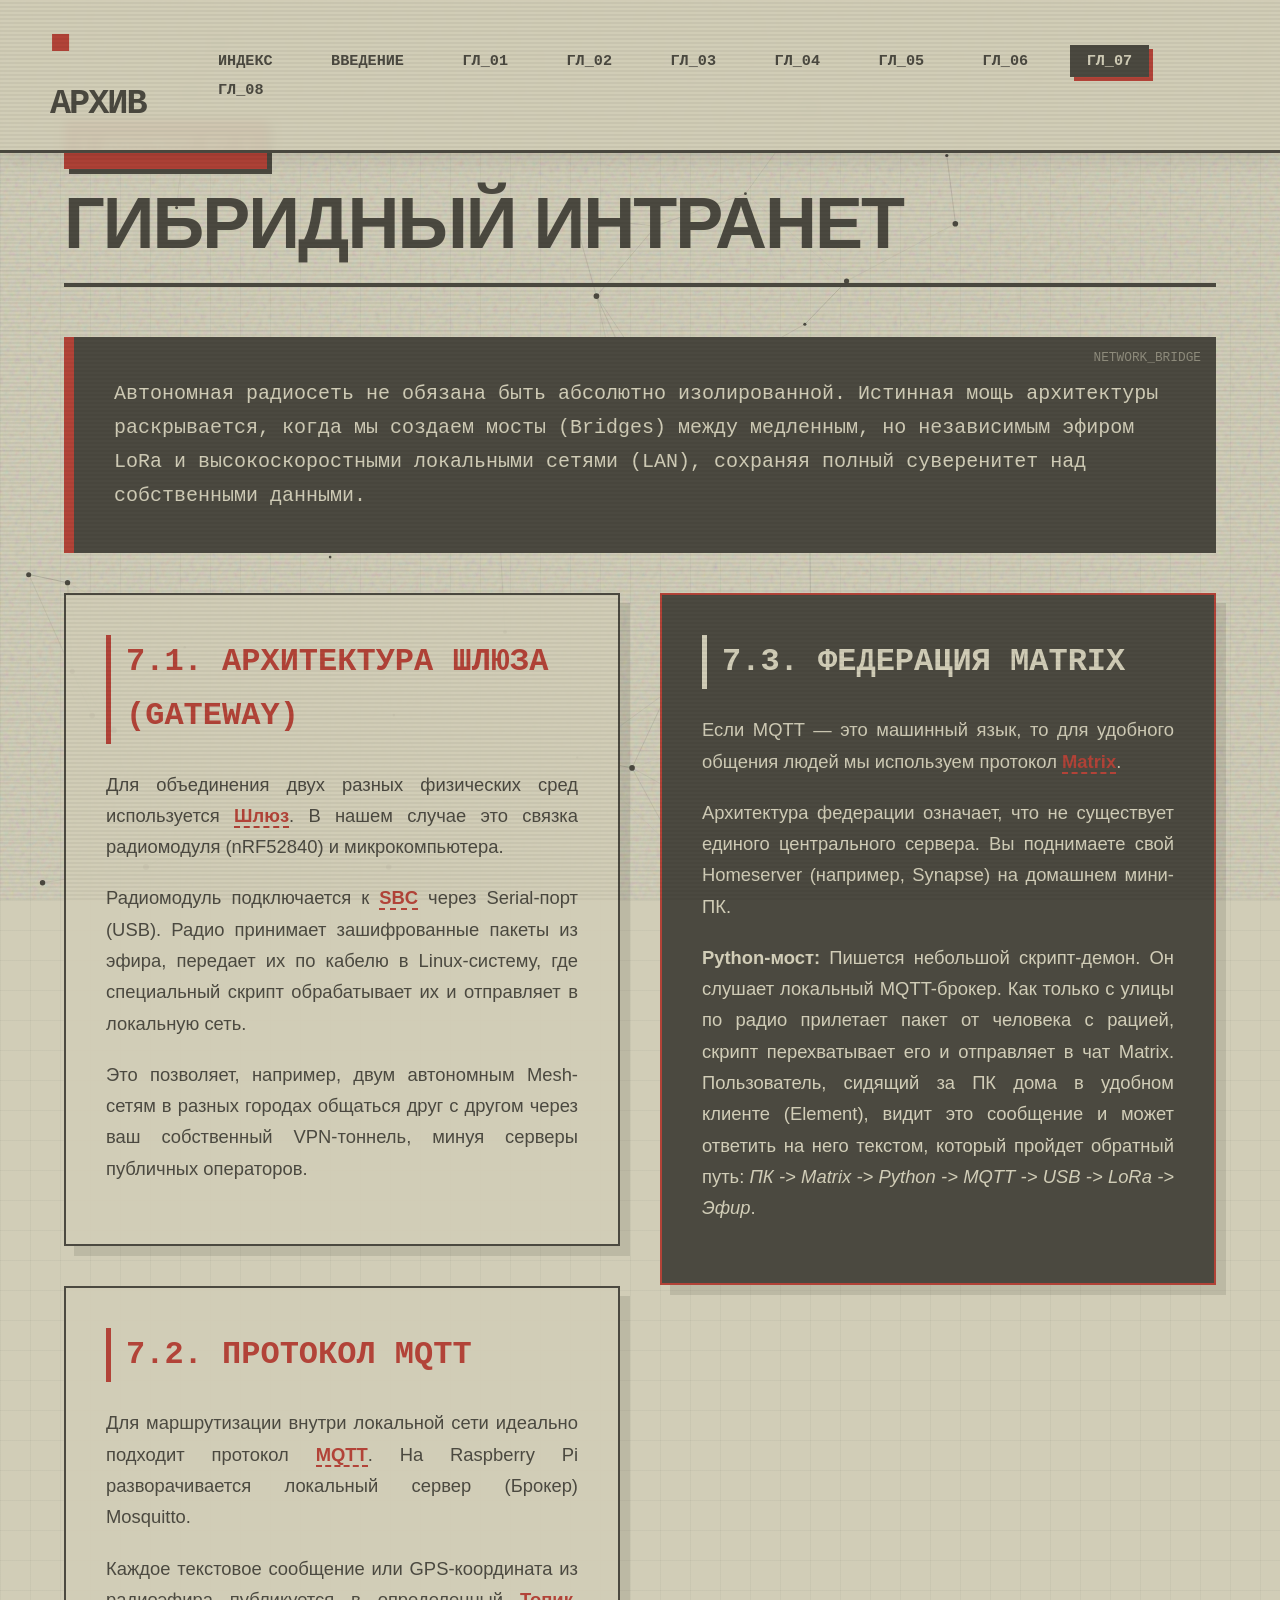
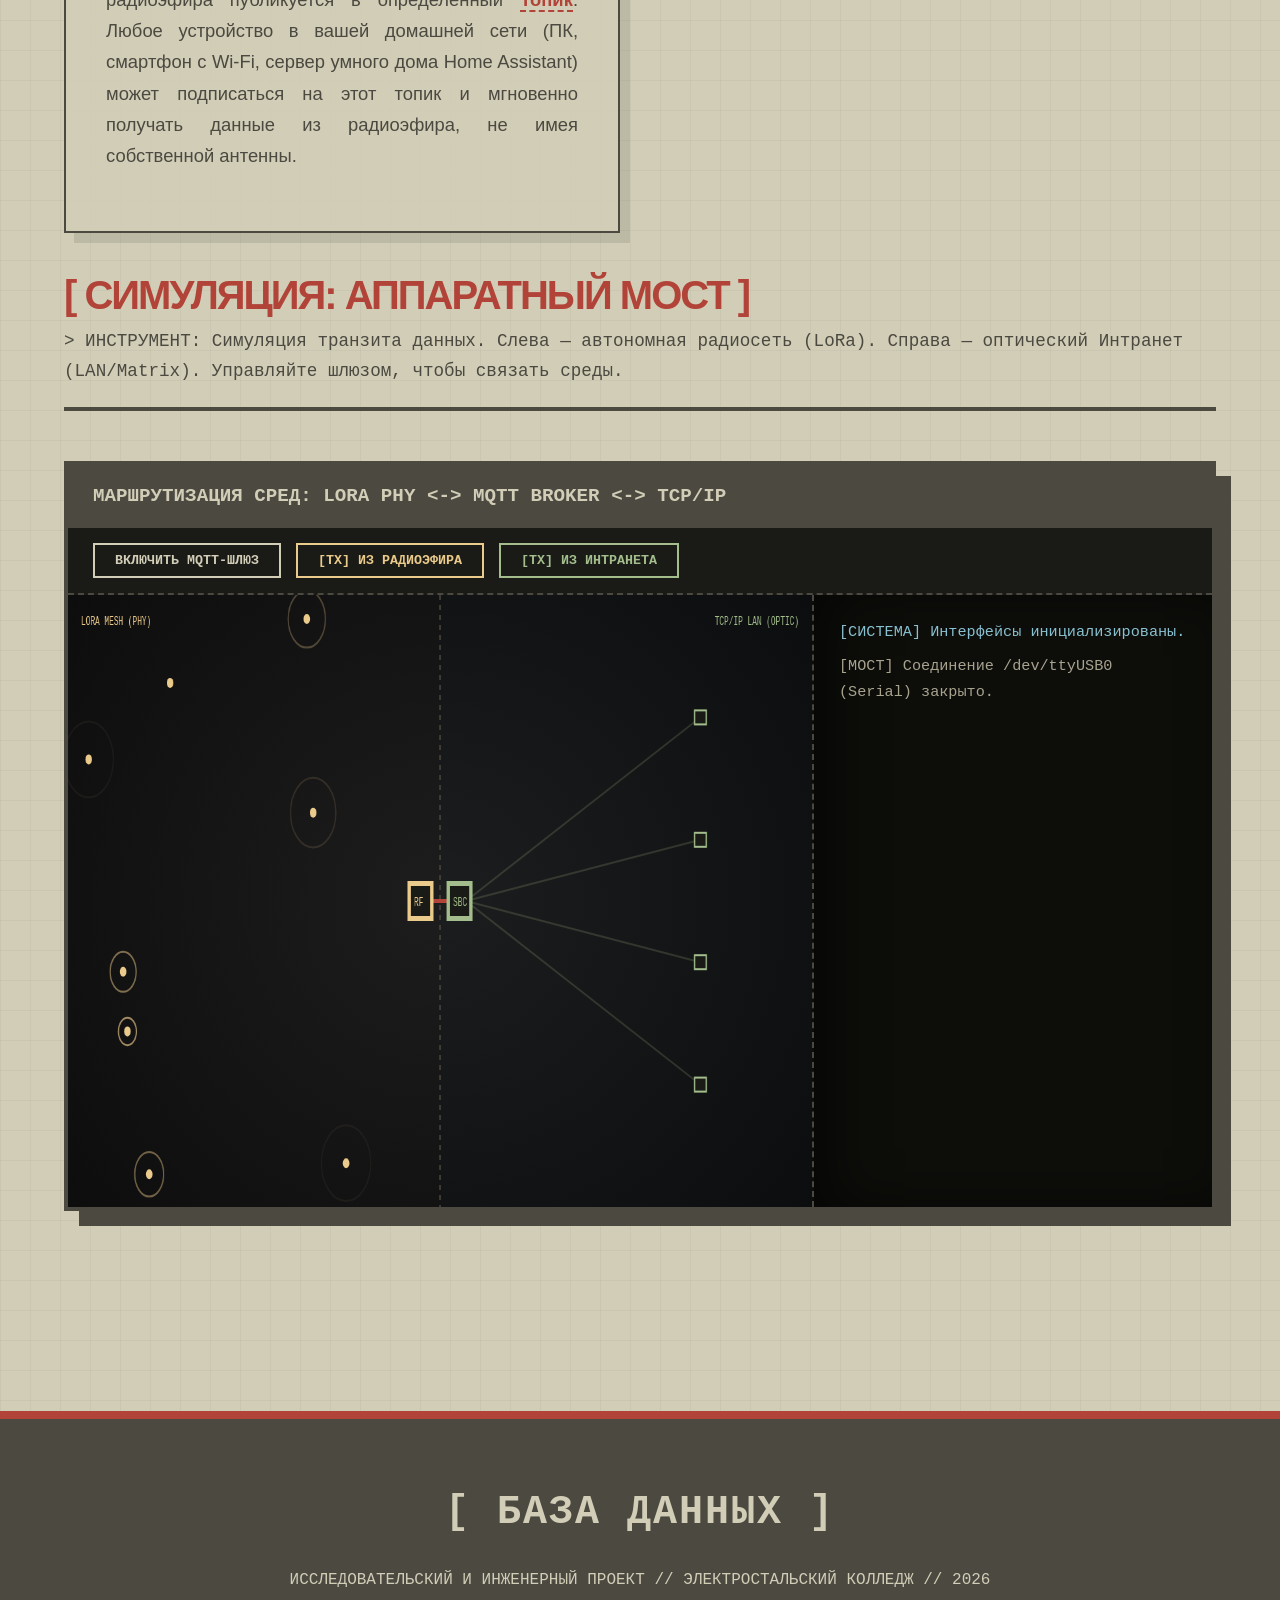
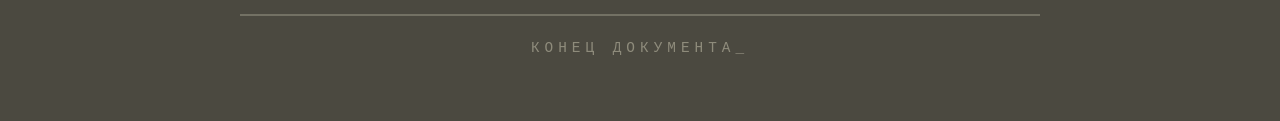
<file: chapter7.html>
<!DOCTYPE html>
<html lang="ru">
<head>
    <meta charset="UTF-8">
    <meta name="viewport" content="width=device-width, initial-scale=1.0">
    <title>ГЛАВА 07 // ГИБРИДНЫЙ ИНТРАНЕТ</title>
    <link rel="stylesheet" href="style.css">
    <style>
        .chapter-container {
            padding: 120px 5vw 60px 5vw;
            max-width: 1800px;
            margin: 0 auto;
            position: relative;
            z-index: 10;
            pointer-events: none;
        }
        
        .chapter-header {
            margin-bottom: 50px;
            border-bottom: 4px solid var(--text-main);
            padding-bottom: 20px;
            pointer-events: auto;
        }

        .chapter-title {
            font-size: 4.5rem;
            font-weight: 900;
            text-transform: uppercase;
            color: var(--text-main);
            line-height: 1.1;
            letter-spacing: -2px;
        }

        .content-grid {
            display: grid;
            grid-template-columns: 1fr 1fr;
            gap: 40px;
            margin-bottom: 60px;
            pointer-events: auto;
        }

        @media (max-width: 1200px) {
            .content-grid { grid-template-columns: 1fr; }
        }

        .text-block {
            background: rgba(209, 205, 183, 0.95);
            padding: 40px;
            border: 2px solid var(--border-dark);
            box-shadow: 10px 10px 0 rgba(75, 73, 64, 0.15);
            font-size: 1.15rem;
            color: var(--text-main);
            position: relative;
        }

        .text-block h3 {
            font-family: var(--font-mono);
            font-size: 2rem;
            color: var(--accent-red);
            margin-bottom: 25px;
            border-left: 5px solid var(--accent-red);
            padding-left: 15px;
            text-transform: uppercase;
        }

        .text-block p, .text-block ul {
            margin-bottom: 20px;
            text-align: justify;
            line-height: 1.7;
        }
        
        .text-block ul { margin-left: 20px; }
        .text-block li { margin-bottom: 10px; }

        .quote-block {
            background: var(--text-main);
            color: var(--bg-base);
            padding: 40px;
            font-family: var(--font-mono);
            font-size: 1.25rem;
            border-left: 10px solid var(--accent-red);
            margin-bottom: 40px;
            position: relative;
            pointer-events: auto;
        }
        
        .quote-block::before {
            content: 'NETWORK_BRIDGE';
            position: absolute; top: 10px; right: 15px;
            font-size: 0.8rem; opacity: 0.5;
        }

        .quote-block .tooltip { color: var(--bg-alt); border-bottom-color: var(--bg-alt); }
        .quote-block .tooltip:hover { background: var(--bg-alt); color: var(--text-main); }

        /* МАСШТАБНАЯ СИМУЛЯЦИЯ ГЛАВЫ 7 */
        .simulation-wrapper {
            pointer-events: auto;
            margin-bottom: 80px;
            grid-column: 1 / -1; 
        }

        .simulation-panel {
            background: var(--terminal-bg);
            border: 4px solid var(--border-dark);
            box-shadow: 15px 15px 0 var(--border-dark);
            display: flex;
            flex-direction: column;
            height: 750px;
            position: relative;
        }

        .sim-header {
            background: var(--text-main);
            color: var(--bg-base);
            padding: 15px 25px;
            font-family: var(--font-mono);
            font-weight: bold;
            display: flex;
            justify-content: space-between;
            align-items: center;
            font-size: 1.2rem;
        }

        .sim-controls {
            display: flex;
            gap: 15px;
            background: #1a1a17;
            padding: 15px 25px;
            border-bottom: 2px dashed #4b4940;
            align-items: center;
        }

        .btn-sim {
            background: transparent; color: var(--bg-base);
            border: 2px solid var(--bg-base); padding: 8px 20px;
            font-family: var(--font-mono); font-weight: bold;
            cursor: pointer; transition: all 0.2s; text-transform: uppercase;
        }
        .btn-sim:hover { background: var(--bg-base); color: var(--text-main); }

        .btn-sim.active-btn { background: #88c0d0; color: #1a1a17; border-color: #88c0d0; }
        .btn-sim.tx-lora { border-color: #ebcb8b; color: #ebcb8b; }
        .btn-sim.tx-lora:hover { background: #ebcb8b; color: #1a1a17; }
        .btn-sim.tx-lan { border-color: #a3be8c; color: #a3be8c; }
        .btn-sim.tx-lan:hover { background: #a3be8c; color: #1a1a17; }

        .sim-body {
            display: grid;
            grid-template-columns: 1fr 400px;
            height: calc(100% - 120px);
        }

        #bridge-canvas {
            width: 100%; height: 100%;
            background: radial-gradient(circle at center, #1a1a1c 0%, #0a0a0c 100%);
            display: block;
        }

        .sim-terminal {
            border-left: 2px dashed #4b4940;
            padding: 25px; font-family: var(--font-mono); font-size: 0.95rem;
            color: #a8a38f; overflow-y: auto; background: #0d0d0a;
            display: flex; flex-direction: column; gap: 8px;
            box-shadow: inset 20px 0 50px rgba(0,0,0,0.5);
        }
        .log-err { color: var(--accent-red); font-weight: bold; }
        .log-sys { color: #88c0d0; }
        .log-lora { color: #ebcb8b; }
        .log-lan { color: #a3be8c; }
        .log-bridge { color: #b8b19e; font-style: italic; border-left: 2px solid #b8b19e; padding-left: 10px;}
    </style>
</head>
<body>

    <div class="scanlines"></div>
    <div class="ambient-noise"></div>
    <div class="canvas-bg-wrapper">
        <canvas id="home-canvas"></canvas>
    </div>

    <nav>
        <div class="nav-logo"><span class="blinking-cursor">■</span> АРХИВ</div>
        <div class="nav-links">
            <a href="index.html">ИНДЕКС</a>
            <a href="intro.html">ВВЕДЕНИЕ</a>
            <a href="chapter1.html">ГЛ_01</a>
            <a href="chapter2.html">ГЛ_02</a>
            <a href="chapter3.html">ГЛ_03</a>
            <a href="chapter4.html">ГЛ_04</a>
            <a href="chapter5.html">ГЛ_05</a>
            <a href="chapter6.html">ГЛ_06</a>
            <a href="chapter7.html" class="active">ГЛ_07</a>
            <a href="chapter8.html">ГЛ_08</a>
        </div>
    </nav>

    <div class="chapter-container">
        <div class="chapter-header">
            <span class="system-tag">[ ДОКУМЕНТ_07 ]</span>
            <h1 class="chapter-title">Гибридный Интранет</h1>
        </div>

        <div class="quote-block">
            Автономная радиосеть не обязана быть абсолютно изолированной. Истинная мощь архитектуры раскрывается, когда мы создаем мосты (Bridges) между медленным, но независимым эфиром LoRa и высокоскоростными локальными сетями (LAN), сохраняя полный суверенитет над собственными данными.
        </div>

        <div class="content-grid">
            <div class="text-column">
                <div class="text-block">
                    <h3>7.1. Архитектура Шлюза (Gateway)</h3>
                    <p>Для объединения двух разных физических сред используется <span class="tooltip" data-text="Узел сети, транслирующий данные между несовместимыми протоколами (например, из радиоэфира в Ethernet-кабель).">Шлюз</span>. В нашем случае это связка радиомодуля (nRF52840) и микрокомпьютера.</p>
                    <p>Радиомодуль подключается к <span class="tooltip" data-text="Single Board Computer. Одноплатный компьютер (например, Raspberry Pi), работающий на полноценной ОС Linux и имеющий сетевые интерфейсы.">SBC</span> через Serial-порт (USB). Радио принимает зашифрованные пакеты из эфира, передает их по кабелю в Linux-систему, где специальный скрипт обрабатывает их и отправляет в локальную сеть.</p>
                    
                    <p>Это позволяет, например, двум автономным Mesh-сетям в разных городах общаться друг с другом через ваш собственный VPN-тоннель, минуя серверы публичных операторов.</p>
                </div>

                <div class="text-block" style="margin-top: 40px;">
                    <h3>7.2. Протокол MQTT</h3>
                    <p>Для маршрутизации внутри локальной сети идеально подходит протокол <span class="tooltip" data-text="Message Queuing Telemetry Transport. Легковесный протокол обмена сообщениями по шаблону издатель/подписчик, стандарт де-факто для Умного дома и IoT.">MQTT</span>. На Raspberry Pi разворачивается локальный сервер (Брокер) Mosquitto.</p>
                    <p>Каждое текстовое сообщение или GPS-координата из радиоэфира публикуется в определенный <span class="tooltip" data-text="Именованный канал в MQTT (например: msh/EU_868/2/json), на который могут подписываться клиенты для получения данных.">Топик</span>. Любое устройство в вашей домашней сети (ПК, смартфон с Wi-Fi, сервер умного дома Home Assistant) может подписаться на этот топик и мгновенно получать данные из радиоэфира, не имея собственной антенны.</p>
                </div>
            </div>

            <div class="text-column">
                <div class="text-block" style="background: var(--text-main); color: var(--bg-base); border-color: var(--accent-red);">
                    <h3 style="color: var(--bg-base); border-left-color: var(--bg-base);">7.3. Федерация Matrix</h3>
                    <p>Если MQTT — это машинный язык, то для удобного общения людей мы используем протокол <span class="tooltip" data-text="Открытый протокол для децентрализованной связи в реальном времени. В отличие от Telegram, вы можете поднять свой собственный сервер Matrix дома.">Matrix</span>.</p>
                    
                    <p>Архитектура федерации означает, что не существует единого центрального сервера. Вы поднимаете свой Homeserver (например, Synapse) на домашнем мини-ПК.</p>
                    <p><strong>Python-мост:</strong> Пишется небольшой скрипт-демон. Он слушает локальный MQTT-брокер. Как только с улицы по радио прилетает пакет от человека с рацией, скрипт перехватывает его и отправляет в чат Matrix. Пользователь, сидящий за ПК дома в удобном клиенте (Element), видит это сообщение и может ответить на него текстом, который пройдет обратный путь: <em>ПК -> Matrix -> Python -> MQTT -> USB -> LoRa -> Эфир</em>.</p>
                </div>
            </div>

            <div class="simulation-wrapper">
                <div class="chapter-header">
                    <h2 class="chapter-title" style="font-size: 2.5rem; color: var(--accent-red);">[ СИМУЛЯЦИЯ: АППАРАТНЫЙ МОСТ ]</h2>
                    <p style="font-family: var(--font-mono); margin-top: 10px; font-size: 1.1rem;">
                        > ИНСТРУМЕНТ: Симуляция транзита данных. Слева — автономная радиосеть (LoRa). Справа — оптический Интранет (LAN/Matrix). Управляйте шлюзом, чтобы связать среды.
                    </p>
                </div>

                <div class="simulation-panel">
                    <div class="sim-header">
                        <span>МАРШРУТИЗАЦИЯ СРЕД: LORA PHY <-> MQTT BROKER <-> TCP/IP</span>
                    </div>
                    
                    <div class="sim-controls">
                        <button class="btn-sim" id="btn-bridge" onclick="toggleBridge()">ВКЛЮЧИТЬ MQTT-ШЛЮЗ</button>
                        <button class="btn-sim tx-lora" onclick="sendFromLoRa()">[TX] ИЗ РАДИОЭФИРА</button>
                        <button class="btn-sim tx-lan" onclick="sendFromLAN()">[TX] ИЗ ИНТРАНЕТА</button>
                    </div>

                    <div class="sim-body">
                        <canvas id="bridge-canvas"></canvas>
                        <div class="sim-terminal" id="bridge-terminal">
                            <span class="log-sys">[СИСТЕМА] Интерфейсы инициализированы.</span>
                            <span class="log-warn">[МОСТ] Соединение /dev/ttyUSB0 (Serial) закрыто.</span>
                        </div>
                    </div>
                </div>
            </div>
        </div>
    </div>

    <footer>
        <div class="footer-container">
            <div class="footer-title">[ БАЗА ДАННЫХ ]</div>
            <p>ИССЛЕДОВАТЕЛЬСКИЙ И ИНЖЕНЕРНЫЙ ПРОЕКТ // ЭЛЕКТРОСТАЛЬСКИЙ КОЛЛЕДЖ // 2026</p>
            <div class="line"></div>
            <p class="eof">КОНЕЦ ДОКУМЕНТА_</p>
        </div>
    </footer>

    <script>
        const canvasBg = document.getElementById('home-canvas');
        const ctxBg = canvasBg.getContext('2d');
        let bgNodes = [];
        let bgMouse = { x: null, y: null, radius: 150 };

        function resizeBg() { canvasBg.width = window.innerWidth; canvasBg.height = window.innerHeight; initBgNetwork(); }
        window.addEventListener('mousemove', (e) => { bgMouse.x = e.x; bgMouse.y = e.y; });
        window.addEventListener('mouseout', () => { bgMouse.x = null; bgMouse.y = null; });

        function initBgNetwork() {
            bgNodes = [];
            for (let i = 0; i < Math.floor((canvasBg.width * canvasBg.height) / 20000); i++) {
                bgNodes.push({ x: Math.random() * canvasBg.width, y: Math.random() * canvasBg.height, vx: (Math.random() - 0.5) * 0.5, vy: (Math.random() - 0.5) * 0.5, pulse: Math.random() * Math.PI * 2 });
            }
        }

        function animateBg() {
            ctxBg.clearRect(0, 0, canvasBg.width, canvasBg.height);
            ctxBg.lineWidth = 1;
            for (let i = 0; i < bgNodes.length; i++) {
                let n1 = bgNodes[i]; n1.pulse += 0.02;
                if (bgMouse.x != null) {
                    let dx = bgMouse.x - n1.x; let dy = bgMouse.y - n1.y; let dist = Math.hypot(dx, dy);
                    if (dist < bgMouse.radius) {
                        ctxBg.beginPath(); ctxBg.moveTo(n1.x, n1.y); ctxBg.lineTo(bgMouse.x, bgMouse.y);
                        ctxBg.strokeStyle = `rgba(178, 67, 56, ${0.8 - dist/bgMouse.radius})`; ctxBg.stroke();
                        n1.x += dx * 0.005; n1.y += dy * 0.005;
                    }
                }
                n1.x += n1.vx; n1.y += n1.vy;
                if (n1.x < 0 || n1.x > canvasBg.width) n1.vx *= -1; if (n1.y < 0 || n1.y > canvasBg.height) n1.vy *= -1;
                for (let j = i + 1; j < bgNodes.length; j++) {
                    let n2 = bgNodes[j]; let dist = Math.hypot(n1.x - n2.x, n1.y - n2.y);
                    if (dist < 150) {
                        ctxBg.beginPath(); ctxBg.moveTo(n1.x, n1.y); ctxBg.lineTo(n2.x, n2.y);
                        ctxBg.strokeStyle = `rgba(75, 73, 64, ${0.3 * (1 - dist/150)})`; ctxBg.stroke();
                    }
                }
                ctxBg.beginPath(); ctxBg.arc(n1.x, n1.y, 2 + Math.sin(n1.pulse), 0, Math.PI*2);
                ctxBg.fillStyle = '#4b4940'; ctxBg.fill();
            }
            requestAnimationFrame(animateBg);
        }
        window.addEventListener('resize', resizeBg); resizeBg(); animateBg();
    </script>

    <script>
        const cvsB = document.getElementById('bridge-canvas');
        const ctxB = cvsB.getContext('2d');
        const termB = document.getElementById('bridge-terminal');

        let bState = {
            bridgeActive: false,
            time: 0
        };

        let loraNodes = [];
        let lanClients = [];
        let activeBPackets = [];

        function logB(msg, type="log-sys") {
            const time = new Date().toLocaleTimeString('ru-RU', { hour12: false });
            termB.innerHTML += `<span class="${type}">[${time}] ${msg}</span>`;
            termB.scrollTop = termB.scrollHeight;
        }

        function resizeB() {
            const rect = cvsB.parentElement.getBoundingClientRect();
            cvsB.width = rect.width;
            cvsB.height = rect.height;
            initBNetwork();
        }

        function initBNetwork() {
            loraNodes = [];
            lanClients = [];
            activeBPackets = [];

            // Левая часть (LoRa эфир)
            for(let i=0; i<8; i++) {
                loraNodes.push({
                    x: Math.random() * (cvsB.width * 0.4) + 20,
                    y: Math.random() * (cvsB.height - 40) + 20,
                    pulse: Math.random() * Math.PI*2
                });
            }

            // Правая часть (LAN Клиенты)
            for(let i=0; i<4; i++) {
                lanClients.push({
                    x: cvsB.width * 0.85,
                    y: (cvsB.height / 5) * (i + 1)
                });
            }
        }

        function toggleBridge() {
            bState.bridgeActive = !bState.bridgeActive;
            const btn = document.getElementById('btn-bridge');
            if(bState.bridgeActive) {
                btn.className = "btn-sim active-btn";
                btn.innerText = "ОТКЛЮЧИТЬ MQTT-ШЛЮЗ";
                logB("Открытие Serial-порта...", "log-bridge");
                logB("MQTT-Брокер (Mosquitto) запущен. Подписка на 'msh/EU_868/#'", "log-sys");
                logB("Python-мост Matrix -> MQTT установлен.", "log-sys");
            } else {
                btn.className = "btn-sim";
                btn.innerText = "ВКЛЮЧИТЬ MQTT-ШЛЮЗ";
                logB("Остановка демона-маршрутизатора.", "log-bridge");
                logB("Среды (LoRa и LAN) физически изолированы.", "log-err");
            }
        }

        // Отправка из автономной сети
        function sendFromLoRa() {
            let sender = loraNodes[Math.floor(Math.random() * loraNodes.length)];
            logB("[LoRa] Радио-пакет пойман приемником шлюза.", "log-lora");
            
            // Пакет летит к центру
            activeBPackets.push({
                x: sender.x, y: sender.y,
                targetX: cvsB.width / 2 - 40, targetY: cvsB.height / 2,
                type: 'lora_to_gateway', progress: 0, speed: 0.02
            });
        }

        // Отправка из ПК
        function sendFromLAN() {
            let sender = lanClients[Math.floor(Math.random() * lanClients.length)];
            logB("[LAN] Отправка сообщения из Matrix-клиента.", "log-lan");
            
            activeBPackets.push({
                x: sender.x, y: sender.y,
                targetX: cvsB.width / 2 + 40, targetY: cvsB.height / 2,
                type: 'lan_to_gateway', progress: 0, speed: 0.05 // Быстрее, т.к. оптика
            });
        }

        function renderBridge() {
            ctxB.clearRect(0, 0, cvsB.width, cvsB.height);
            bState.time++;

            let cx = cvsB.width / 2;
            let cy = cvsB.height / 2;

            // Разделение сред (Фон)
            ctxB.fillStyle = 'rgba(235, 203, 139, 0.02)'; // Желтоватый радиоэфир
            ctxB.fillRect(0, 0, cx, cvsB.height);
            ctxB.fillStyle = 'rgba(163, 190, 140, 0.02)'; // Зеленоватый LAN
            ctxB.fillRect(cx, 0, cx, cvsB.height);

            // Линия барьера
            ctxB.strokeStyle = '#4b4940'; ctxB.lineWidth = 2; ctxB.setLineDash([5, 5]);
            ctxB.beginPath(); ctxB.moveTo(cx, 0); ctxB.lineTo(cx, cvsB.height); ctxB.stroke(); ctxB.setLineDash([]);
            
            ctxB.fillStyle = '#ebcb8b'; ctxB.font = '12px monospace'; ctxB.fillText("LORA MESH (PHY)", 20, 30);
            ctxB.fillStyle = '#a3be8c'; ctxB.textAlign = 'right'; ctxB.fillText("TCP/IP LAN (OPTIC)", cvsB.width - 20, 30);
            ctxB.textAlign = 'left';

            // Отрисовка LoRa нод (Слева)
            loraNodes.forEach(n => {
                n.y += Math.sin(bState.time * 0.05 + n.pulse) * 0.5; // Легкое плавание
                ctxB.beginPath(); ctxB.arc(n.x, n.y, 5, 0, Math.PI*2);
                ctxB.fillStyle = '#ebcb8b'; ctxB.fill();
                // Радиоволны
                let r = (bState.time * 0.5 + n.pulse*20) % 40;
                ctxB.beginPath(); ctxB.arc(n.x, n.y, r, 0, Math.PI*2);
                ctxB.strokeStyle = `rgba(235, 203, 139, ${1 - r/40})`; ctxB.stroke();
            });

            // Отрисовка LAN клиентов (Справа)
            lanClients.forEach(c => {
                // Линии в коммутатор
                ctxB.beginPath(); ctxB.moveTo(c.x, c.y); ctxB.lineTo(cx + 40, cy);
                ctxB.strokeStyle = 'rgba(163, 190, 140, 0.2)'; ctxB.stroke();
                
                // Иконка ПК
                ctxB.fillStyle = '#a3be8c'; ctxB.fillRect(c.x - 10, c.y - 8, 20, 16);
                ctxB.fillStyle = '#1a1a17'; ctxB.fillRect(c.x - 8, c.y - 6, 16, 12);
            });

            // ШЛЮЗ (По центру)
            // Радиомодуль (Левая часть шлюза)
            ctxB.fillStyle = '#ebcb8b'; ctxB.fillRect(cx - 50, cy - 20, 40, 40);
            ctxB.fillStyle = '#1a1a17'; ctxB.fillRect(cx - 45, cy - 15, 30, 30);
            ctxB.fillStyle = '#ebcb8b'; ctxB.fillText("RF", cx - 40, cy + 5);
            
            // Raspberry Pi / Сервер (Правая часть шлюза)
            ctxB.fillStyle = '#a3be8c'; ctxB.fillRect(cx + 10, cy - 20, 40, 40);
            ctxB.fillStyle = '#1a1a17'; ctxB.fillRect(cx + 15, cy - 15, 30, 30);
            ctxB.fillStyle = '#a3be8c'; ctxB.fillText("SBC", cx + 20, cy + 5);

            // USB Кабель между ними
            ctxB.beginPath(); ctxB.moveTo(cx - 10, cy); ctxB.lineTo(cx + 10, cy);
            ctxB.strokeStyle = bState.bridgeActive ? '#cdc8b0' : '#b24338';
            ctxB.lineWidth = 4; ctxB.stroke();

            // Логика пакетов
            for(let i = activeBPackets.length - 1; i >= 0; i--) {
                let p = activeBPackets[i];
                p.progress += p.speed;

                let curX = p.x + (p.targetX - p.x) * p.progress;
                let curY = p.y + (p.targetY - p.y) * p.progress;

                if(p.progress >= 1) {
                    if(p.type === 'lora_to_gateway') {
                        if(bState.bridgeActive) {
                            logB("[МОСТ] Конвертация Protobuf -> JSON. Публикация в MQTT.", "log-bridge");
                            let dest = lanClients[Math.floor(Math.random() * lanClients.length)];
                            activeBPackets.push({ x: cx + 40, y: cy, targetX: dest.x, targetY: dest.y, type: 'gateway_to_lan', progress: 0, speed: 0.08 });
                        } else {
                            logB("[DROP] Пакет отброшен. Связь с брокером разорвана.", "log-err");
                            // Искры смерти
                            ctxB.fillStyle = '#b24338'; ctxB.fillRect(cx - 20, cy - 5, 10, 10);
                        }
                    } else if(p.type === 'lan_to_gateway') {
                        if(bState.bridgeActive) {
                            logB("[МОСТ] Перехват из Matrix. Сериализация в Protobuf. Отправка в эфир.", "log-bridge");
                            let dest = loraNodes[Math.floor(Math.random() * loraNodes.length)];
                            activeBPackets.push({ x: cx - 40, y: cy, targetX: dest.x, targetY: dest.y, type: 'gateway_to_lora', progress: 0, speed: 0.02 });
                        } else {
                            logB("[DROP] Сервер недоступен. Сообщение не покинуло интранет.", "log-err");
                            ctxB.fillStyle = '#b24338'; ctxB.fillRect(cx + 10, cy - 5, 10, 10);
                        }
                    } else if(p.type === 'gateway_to_lan') {
                        logB("[LAN] Сообщение доставлено на ПК (Matrix Client).", "log-ok");
                    } else if(p.type === 'gateway_to_lora') {
                        logB("[LoRa] Пакет передан в радиоэфир и получен автономным узлом.", "log-ok");
                        // Вспышка приема на узле
                        ctxB.beginPath(); ctxB.arc(p.targetX, p.targetY, 15, 0, Math.PI*2);
                        ctxB.fillStyle = 'rgba(235, 203, 139, 0.5)'; ctxB.fill();
                    }
                    activeBPackets.splice(i, 1);
                } else {
                    // Отрисовка полета
                    ctxB.beginPath(); ctxB.arc(curX, curY, 4, 0, Math.PI*2);
                    if(p.type.includes('lora')) {
                        ctxB.fillStyle = '#ebcb8b'; // Желтые радиопакеты
                        ctxB.shadowBlur = 10; ctxB.shadowColor = '#ebcb8b';
                    } else {
                        ctxB.fillStyle = '#a3be8c'; // Зеленые LAN пакеты (прямоугольники для TCP)
                        ctxB.fillRect(curX - 4, curY - 4, 8, 8);
                        ctxB.shadowBlur = 10; ctxB.shadowColor = '#a3be8c';
                    }
                    ctxB.fill(); ctxB.shadowBlur = 0;
                }
            }

            requestAnimationFrame(renderBridge);
        }

        window.addEventListener('load', () => { resizeB(); renderBridge(); });
        window.addEventListener('resize', resizeB);
    </script>
</body>
</html>
</file>
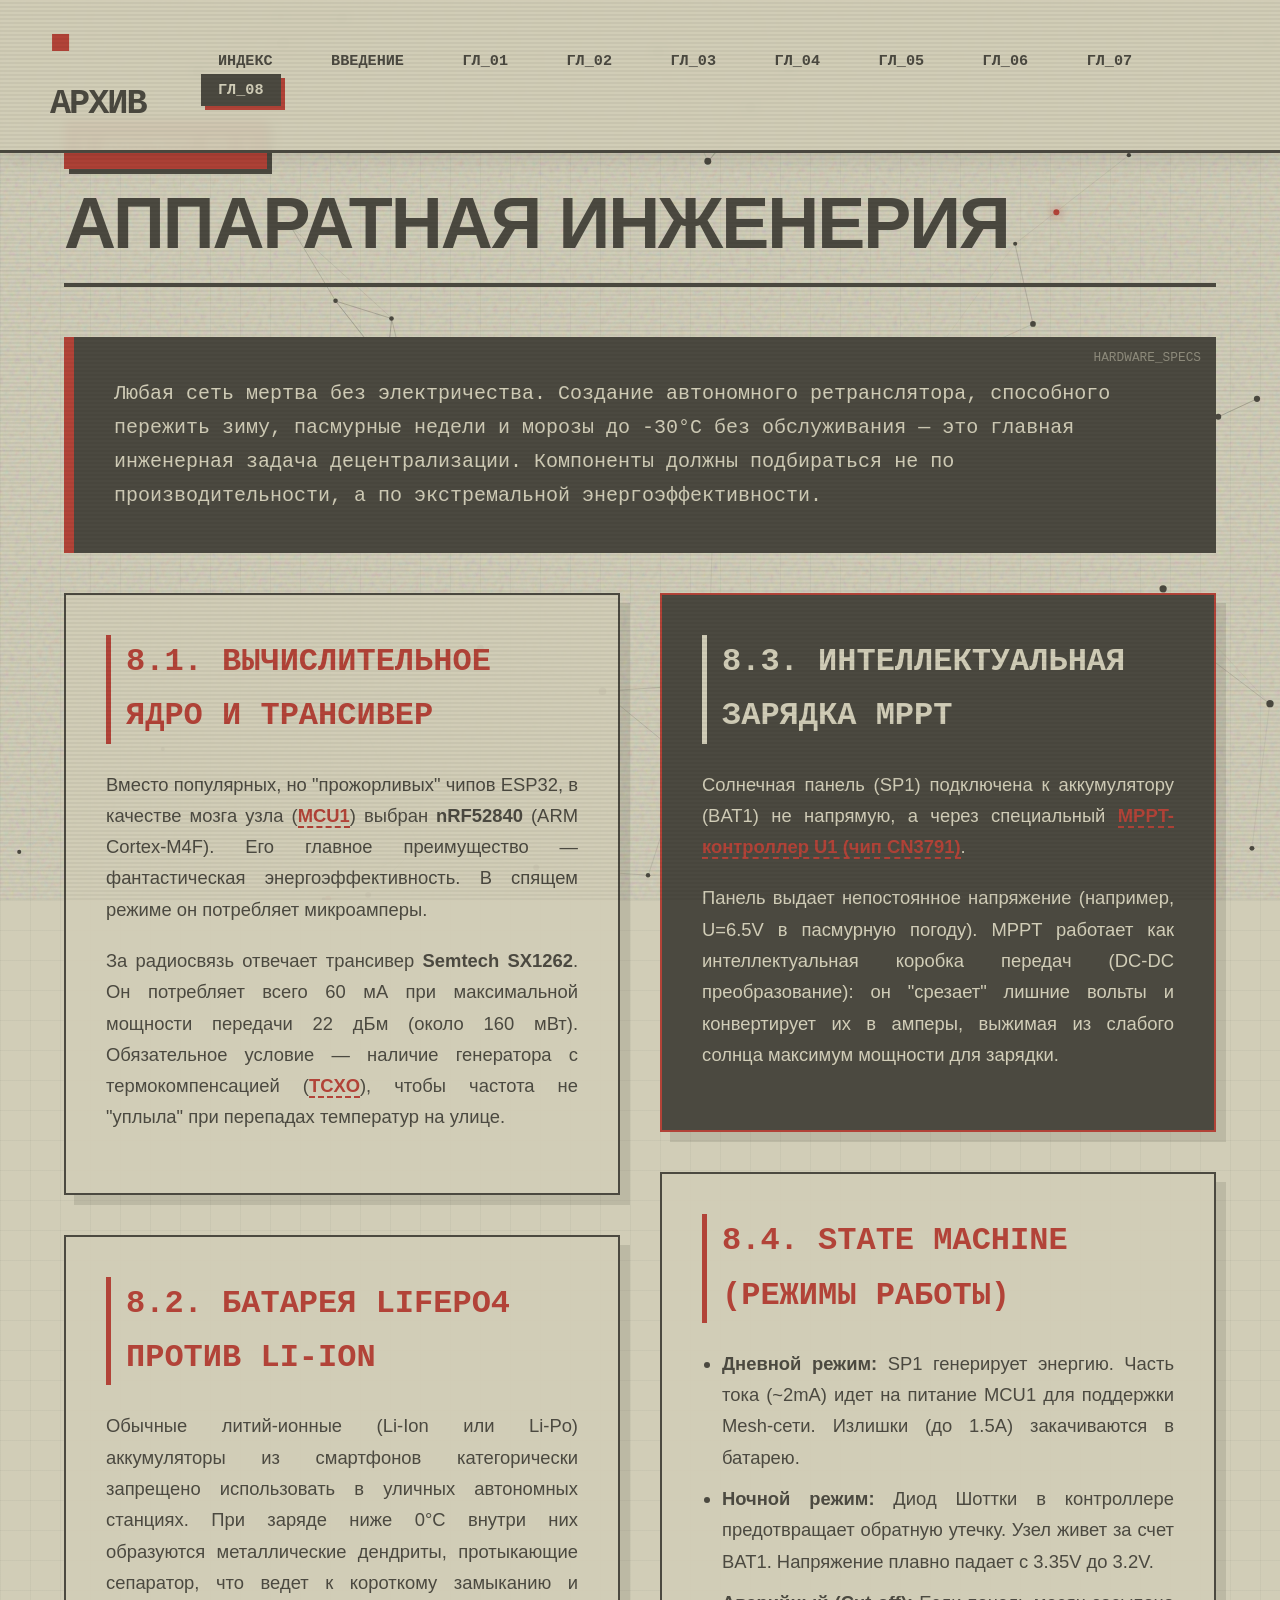
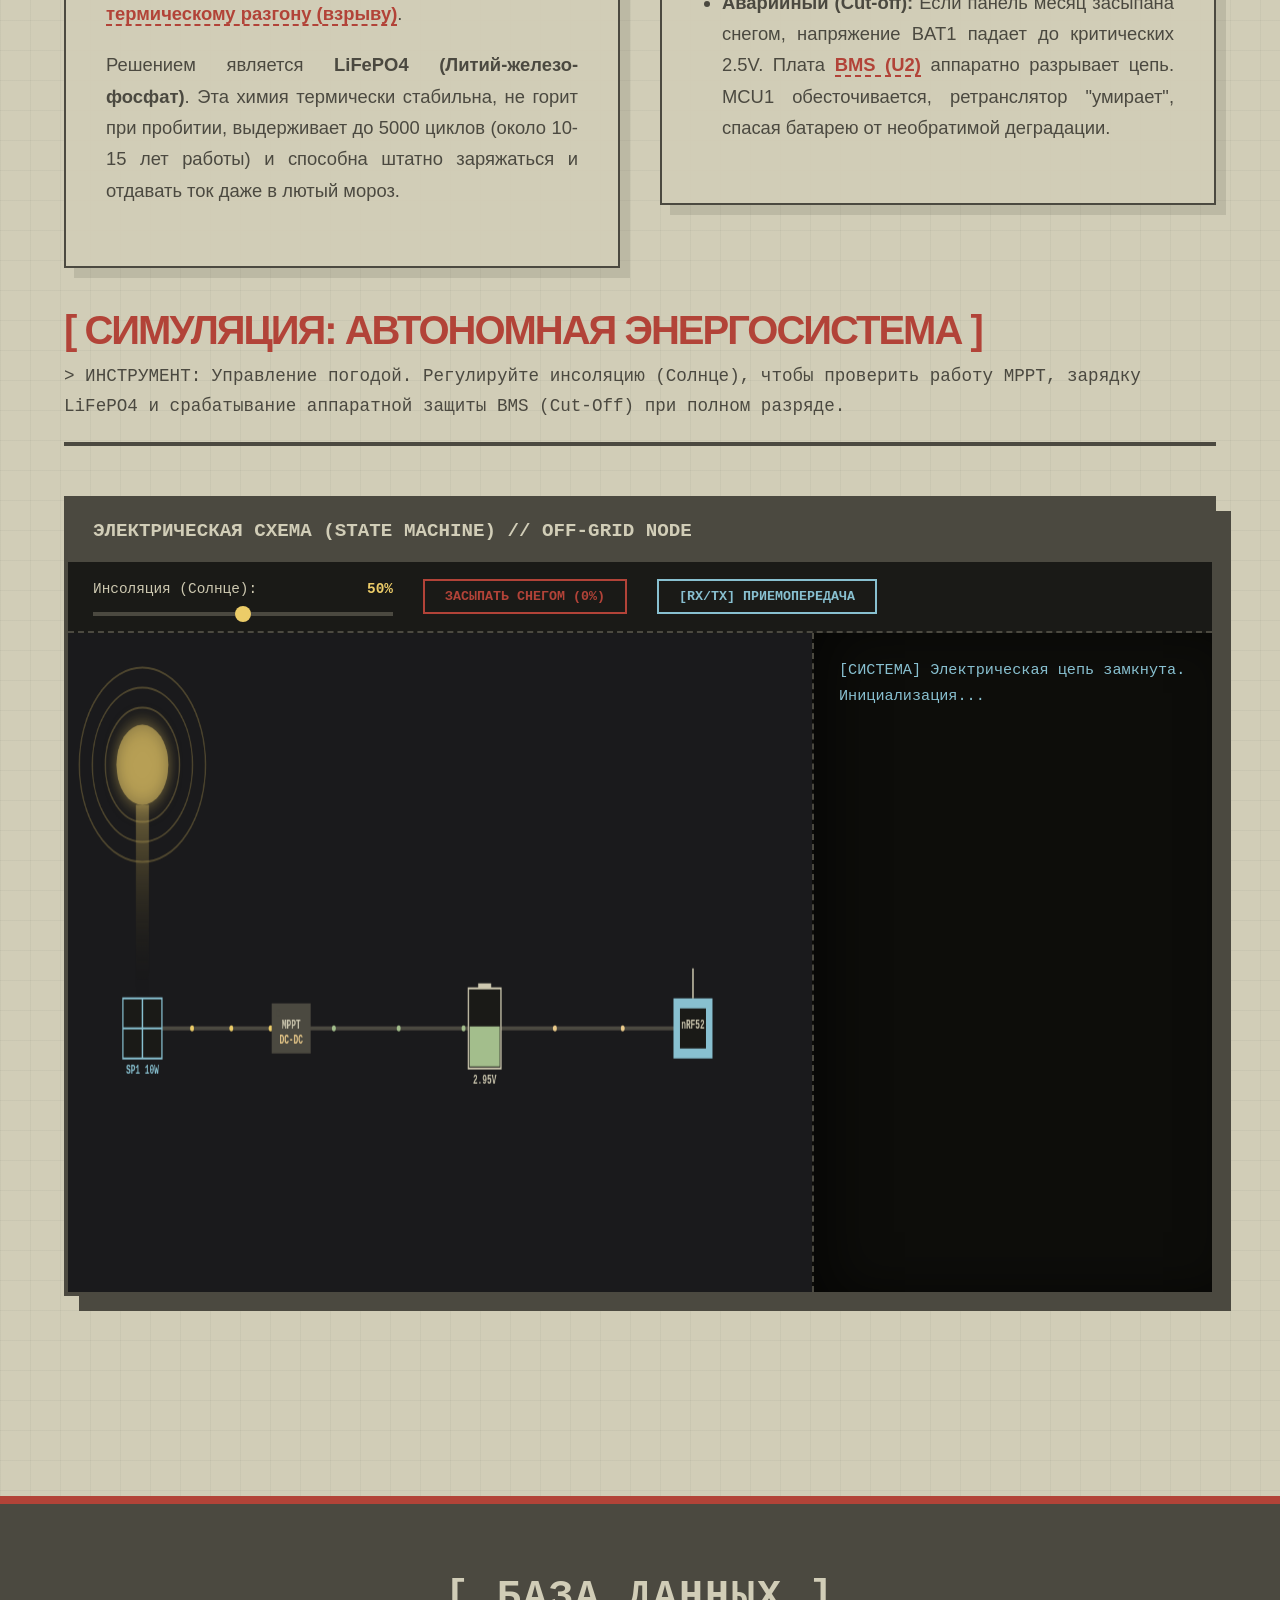
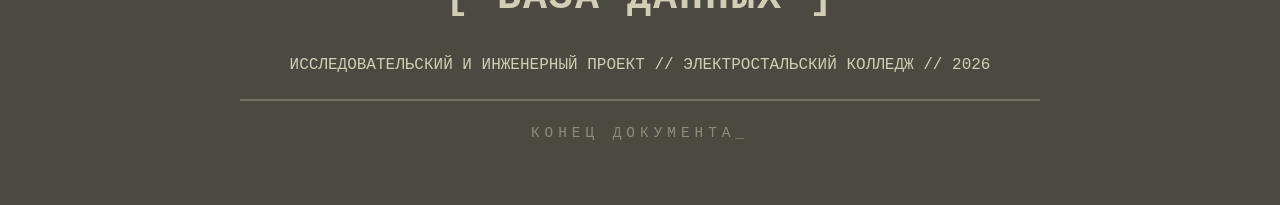
<file: chapter8.html>
<!DOCTYPE html>
<html lang="ru">
<head>
    <meta charset="UTF-8">
    <meta name="viewport" content="width=device-width, initial-scale=1.0">
    <title>ГЛАВА 08 // АППАРАТНЫЙ УЗЕЛ</title>
    <link rel="stylesheet" href="style.css">
    <style>
        .chapter-container {
            padding: 120px 5vw 60px 5vw;
            max-width: 1800px;
            margin: 0 auto;
            position: relative;
            z-index: 10;
            pointer-events: none;
        }
        
        .chapter-header {
            margin-bottom: 50px;
            border-bottom: 4px solid var(--text-main);
            padding-bottom: 20px;
            pointer-events: auto;
        }

        .chapter-title {
            font-size: 4.5rem;
            font-weight: 900;
            text-transform: uppercase;
            color: var(--text-main);
            line-height: 1.1;
            letter-spacing: -2px;
        }

        .content-grid {
            display: grid;
            grid-template-columns: 1fr 1fr;
            gap: 40px;
            margin-bottom: 60px;
            pointer-events: auto;
        }

        @media (max-width: 1200px) {
            .content-grid { grid-template-columns: 1fr; }
        }

        .text-block {
            background: rgba(209, 205, 183, 0.95);
            padding: 40px;
            border: 2px solid var(--border-dark);
            box-shadow: 10px 10px 0 rgba(75, 73, 64, 0.15);
            font-size: 1.15rem;
            color: var(--text-main);
            position: relative;
        }

        .text-block h3 {
            font-family: var(--font-mono);
            font-size: 2rem;
            color: var(--accent-red);
            margin-bottom: 25px;
            border-left: 5px solid var(--accent-red);
            padding-left: 15px;
            text-transform: uppercase;
        }

        .text-block p, .text-block ul {
            margin-bottom: 20px;
            text-align: justify;
            line-height: 1.7;
        }
        
        .text-block ul { margin-left: 20px; }
        .text-block li { margin-bottom: 10px; }

        .quote-block {
            background: var(--text-main);
            color: var(--bg-base);
            padding: 40px;
            font-family: var(--font-mono);
            font-size: 1.25rem;
            border-left: 10px solid var(--accent-red);
            margin-bottom: 40px;
            position: relative;
            pointer-events: auto;
        }
        
        .quote-block::before {
            content: 'HARDWARE_SPECS';
            position: absolute; top: 10px; right: 15px;
            font-size: 0.8rem; opacity: 0.5;
        }

        .quote-block .tooltip { color: var(--bg-alt); border-bottom-color: var(--bg-alt); }
        .quote-block .tooltip:hover { background: var(--bg-alt); color: var(--text-main); }

        /* МАСШТАБНАЯ СИМУЛЯЦИЯ ГЛАВЫ 8 */
        .simulation-wrapper {
            pointer-events: auto;
            margin-bottom: 80px;
            grid-column: 1 / -1; 
        }

        .simulation-panel {
            background: var(--terminal-bg);
            border: 4px solid var(--border-dark);
            box-shadow: 15px 15px 0 var(--border-dark);
            display: flex;
            flex-direction: column;
            height: 800px;
            position: relative;
        }

        .sim-header {
            background: var(--text-main);
            color: var(--bg-base);
            padding: 15px 25px;
            font-family: var(--font-mono);
            font-weight: bold;
            display: flex;
            justify-content: space-between;
            align-items: center;
            font-size: 1.2rem;
        }

        .sim-controls {
            display: flex;
            gap: 30px;
            background: #1a1a17;
            padding: 15px 25px;
            border-bottom: 2px dashed #4b4940;
            align-items: center;
        }

        .control-group {
            display: flex;
            flex-direction: column;
            color: #cdc8b0;
            font-family: var(--font-mono);
            font-size: 0.9rem;
            width: 300px;
        }

        .control-group label { margin-bottom: 10px; display: flex; justify-content: space-between; }
        
        input[type=range] {
            -webkit-appearance: none;
            width: 100%; background: transparent;
        }
        input[type=range]::-webkit-slider-thumb {
            -webkit-appearance: none; height: 16px; width: 16px;
            background: #eccc68; cursor: pointer; /* Желтый для солнца */
            margin-top: -6px; border-radius: 50%;
        }
        input[type=range]::-webkit-slider-runnable-track {
            width: 100%; height: 4px; cursor: pointer; background: #4b4940;
        }

        .btn-sim {
            background: transparent; color: var(--bg-base);
            border: 2px solid var(--bg-base); padding: 8px 20px;
            font-family: var(--font-mono); font-weight: bold;
            cursor: pointer; transition: all 0.2s; text-transform: uppercase;
        }
        .btn-sim:hover { background: var(--bg-base); color: var(--text-main); }
        .btn-sim.danger { border-color: var(--accent-red); color: var(--accent-red); }
        .btn-sim.danger:hover { background: var(--accent-red); color: #fff; }

        .sim-body {
            display: grid;
            grid-template-columns: 1fr 400px;
            height: calc(100% - 120px);
        }

        #hw-canvas {
            width: 100%; height: 100%;
            background: #1a1a1c;
            display: block;
        }

        .sim-terminal {
            border-left: 2px dashed #4b4940;
            padding: 25px; font-family: var(--font-mono); font-size: 0.95rem;
            color: #a8a38f; overflow-y: auto; background: #0d0d0a;
            display: flex; flex-direction: column; gap: 8px;
            box-shadow: inset 20px 0 50px rgba(0,0,0,0.5);
        }
        .log-err { color: var(--accent-red); font-weight: bold; text-shadow: 0 0 5px rgba(178,67,56,0.5);}
        .log-sys { color: #88c0d0; }
        .log-pwr { color: #ebcb8b; }
        .log-ok { color: #a3be8c; }
        .log-data { color: #cdc8b0; font-family: monospace; border-left: 2px solid #cdc8b0; padding-left: 10px;}
    </style>
</head>
<body>

    <div class="scanlines"></div>
    <div class="ambient-noise"></div>
    <div class="canvas-bg-wrapper">
        <canvas id="home-canvas"></canvas>
    </div>

    <nav>
        <div class="nav-logo"><span class="blinking-cursor">■</span> АРХИВ</div>
        <div class="nav-links">
            <a href="index.html">ИНДЕКС</a>
            <a href="intro.html">ВВЕДЕНИЕ</a>
            <a href="chapter1.html">ГЛ_01</a>
            <a href="chapter2.html">ГЛ_02</a>
            <a href="chapter3.html">ГЛ_03</a>
            <a href="chapter4.html">ГЛ_04</a>
            <a href="chapter5.html">ГЛ_05</a>
            <a href="chapter6.html">ГЛ_06</a>
            <a href="chapter7.html">ГЛ_07</a>
            <a href="chapter8.html" class="active">ГЛ_08</a>
        </div>
    </nav>

    <div class="chapter-container">
        <div class="chapter-header">
            <span class="system-tag">[ ДОКУМЕНТ_08 ]</span>
            <h1 class="chapter-title">Аппаратная Инженерия</h1>
        </div>

        <div class="quote-block">
            Любая сеть мертва без электричества. Создание автономного ретранслятора, способного пережить зиму, пасмурные недели и морозы до -30°C без обслуживания — это главная инженерная задача децентрализации. Компоненты должны подбираться не по производительности, а по экстремальной энергоэффективности.
        </div>

        <div class="content-grid">
            <div class="text-column">
                <div class="text-block">
                    <h3>8.1. Вычислительное ядро и Трансивер</h3>
                    <p>Вместо популярных, но "прожорливых" чипов ESP32, в качестве мозга узла (<span class="tooltip" data-text="Microcontroller Unit. Основной процессор, управляющий логикой маршрутизации и шифрования.">MCU1</span>) выбран <strong>nRF52840</strong> (ARM Cortex-M4F). Его главное преимущество — фантастическая энергоэффективность. В спящем режиме он потребляет микроамперы.</p>
                    
                    <p>За радиосвязь отвечает трансивер <strong>Semtech SX1262</strong>. Он потребляет всего 60 мА при максимальной мощности передачи 22 дБм (около 160 мВт). Обязательное условие — наличие генератора с термокомпенсацией (<span class="tooltip" data-text="Temperature Compensated Crystal Oscillator. Предотвращает уплывание частоты сигнала на сильном морозе или в жару. Без него чирпы не совпадут, и сигнал не будет декодирован.">TCXO</span>), чтобы частота не "уплыла" при перепадах температур на улице.</p>
                </div>

                <div class="text-block" style="margin-top: 40px;">
                    <h3>8.2. Батарея LiFePO4 против Li-Ion</h3>
                    <p>Обычные литий-ионные (Li-Ion или Li-Po) аккумуляторы из смартфонов категорически запрещено использовать в уличных автономных станциях. При заряде ниже 0°C внутри них образуются металлические дендриты, протыкающие сепаратор, что ведет к короткому замыканию и <span class="tooltip" data-text="Thermal Runaway. Самоподдерживающаяся экзотермическая реакция, приводящая к возгоранию или взрыву батареи.">термическому разгону (взрыву)</span>.</p>
                    <p>Решением является <strong>LiFePO4 (Литий-железо-фосфат)</strong>. Эта химия термически стабильна, не горит при пробитии, выдерживает до 5000 циклов (около 10-15 лет работы) и способна штатно заряжаться и отдавать ток даже в лютый мороз.</p>
                </div>
            </div>

            <div class="text-column">
                <div class="text-block" style="background: var(--text-main); color: var(--bg-base); border-color: var(--accent-red);">
                    <h3 style="color: var(--bg-base); border-left-color: var(--bg-base);">8.3. Интеллектуальная зарядка MPPT</h3>
                    <p>Солнечная панель (SP1) подключена к аккумулятору (BAT1) не напрямую, а через специальный <span class="tooltip" data-text="Maximum Power Point Tracking. Алгоритм, непрерывно вычисляющий оптимальное соотношение напряжения и тока от солнечной панели для получения максимума Ватт.">MPPT-контроллер U1 (чип CN3791)</span>.</p>
                    
                    <p>Панель выдает непостоянное напряжение (например, U=6.5V в пасмурную погоду). MPPT работает как интеллектуальная коробка передач (DC-DC преобразование): он "срезает" лишние вольты и конвертирует их в амперы, выжимая из слабого солнца максимум мощности для зарядки.</p>
                </div>

                <div class="text-block" style="margin-top: 40px;">
                    <h3>8.4. State Machine (Режимы работы)</h3>
                    <ul>
                        <li><strong>Дневной режим:</strong> SP1 генерирует энергию. Часть тока (~2mA) идет на питание MCU1 для поддержки Mesh-сети. Излишки (до 1.5A) закачиваются в батарею.</li>
                        <li><strong>Ночной режим:</strong> Диод Шоттки в контроллере предотвращает обратную утечку. Узел живет за счет BAT1. Напряжение плавно падает с 3.35V до 3.2V.</li>
                        <li><strong>Аварийный (Cut-off):</strong> Если панель месяц засыпана снегом, напряжение BAT1 падает до критических 2.5V. Плата <span class="tooltip" data-text="Battery Management System. Микросхема, защищающая аккумулятор от глубокого разряда, перезаряда и короткого замыкания.">BMS (U2)</span> аппаратно разрывает цепь. MCU1 обесточивается, ретранслятор "умирает", спасая батарею от необратимой деградации.</li>
                    </ul>
                </div>
            </div>

            <div class="simulation-wrapper">
                <div class="chapter-header">
                    <h2 class="chapter-title" style="font-size: 2.5rem; color: var(--accent-red);">[ СИМУЛЯЦИЯ: АВТОНОМНАЯ ЭНЕРГОСИСТЕМА ]</h2>
                    <p style="font-family: var(--font-mono); margin-top: 10px; font-size: 1.1rem;">
                        > ИНСТРУМЕНТ: Управление погодой. Регулируйте инсоляцию (Солнце), чтобы проверить работу MPPT, зарядку LiFePO4 и срабатывание аппаратной защиты BMS (Cut-Off) при полном разряде.
                    </p>
                </div>

                <div class="simulation-panel">
                    <div class="sim-header">
                        <span>ЭЛЕКТРИЧЕСКАЯ СХЕМА (STATE MACHINE) // OFF-GRID NODE</span>
                    </div>
                    
                    <div class="sim-controls">
                        <div class="control-group">
                            <label>Инсоляция (Солнце): <span id="val-sun" style="color: #eccc68; font-weight: bold;">50%</span></label>
                            <input type="range" id="slider-sun" min="0" max="100" value="50" step="1" oninput="updateSun()">
                        </div>
                        <button class="btn-sim danger" onclick="simulateSnow()">ЗАСЫПАТЬ СНЕГОМ (0%)</button>
                        <button class="btn-sim" style="color: #88c0d0; border-color: #88c0d0;" onclick="forceTx()">[RX/TX] ПРИЕМОПЕРЕДАЧА</button>
                    </div>

                    <div class="sim-body">
                        <canvas id="hw-canvas"></canvas>
                        <div class="sim-terminal" id="hw-terminal">
                            <span class="log-sys">[СИСТЕМА] Электрическая цепь замкнута. Инициализация...</span>
                        </div>
                    </div>
                </div>
            </div>
        </div>
    </div>

    <footer>
        <div class="footer-container">
            <div class="footer-title">[ БАЗА ДАННЫХ ]</div>
            <p>ИССЛЕДОВАТЕЛЬСКИЙ И ИНЖЕНЕРНЫЙ ПРОЕКТ // ЭЛЕКТРОСТАЛЬСКИЙ КОЛЛЕДЖ // 2026</p>
            <div class="line"></div>
            <p class="eof">КОНЕЦ ДОКУМЕНТА_</p>
        </div>
    </footer>

    <script src="script.js"></script>

    <script>
        const cHW = document.getElementById('hw-canvas');
        const ctxHW = cHW.getContext('2d');
        const termHW = document.getElementById('hw-terminal');

        let hwState = {
            time: 0,
            sunIntensity: 50,
            batteryCharge: 50, // %
            batteryVoltage: 3.25, // 2.5V to 3.35V для LiFePO4
            generationAmp: 0,
            consumptionAmp: 0.05, // Базовое потребление MCU (спящий режим)
            bmsCutoff: false,
            txActive: false,
            txTimer: 0,
            particles: []
        };

        const POS = {
            sun: {x: 100, y: 100},
            panel: {x: 100, y: 300},
            mppt: {x: 300, y: 300},
            bat: {x: 500, y: 300},
            mcu: {x: 700, y: 300}
        };

        function resizeHW() {
            const rect = cHW.parentElement.getBoundingClientRect();
            cHW.width = rect.width;
            cHW.height = rect.height;
            // Пересчет позиций для адаптивности
            let spacing = cHW.width / 5;
            POS.sun = {x: spacing*0.5, y: cHW.height*0.2};
            POS.panel = {x: spacing*0.5, y: cHW.height*0.6};
            POS.mppt = {x: spacing*1.5, y: cHW.height*0.6};
            POS.bat = {x: spacing*2.8, y: cHW.height*0.6};
            POS.mcu = {x: spacing*4.2, y: cHW.height*0.6};
        }

        function logHW(msg, type="log-sys") {
            const time = new Date().toLocaleTimeString('ru-RU', { hour12: false });
            termHW.innerHTML += `<span class="${type}">[${time}] ${msg}</span>`;
            termHW.scrollTop = termHW.scrollHeight;
        }

        function updateSun() {
            hwState.sunIntensity = parseInt(document.getElementById('slider-sun').value);
            document.getElementById('val-sun').innerText = hwState.sunIntensity + "%";
            logHW(`[ДАТЧИК] Уровень инсоляции изменен на ${hwState.sunIntensity}%.`, "log-pwr");
        }

        function simulateSnow() {
            document.getElementById('slider-sun').value = 0;
            updateSun();
            logHW(`[АВАРИЯ] Солнечная панель SP1 засыпана снегом. Токоотдача прекращена.`, "log-err");
            logHW(`[ПИТАНИЕ] Переход в полностью автономный режим (только BAT1).`, "log-warn");
        }

        function forceTx() {
            if(hwState.bmsCutoff) {
                logHW("[ОШИБКА] Невозможно передать пакет. MCU1 аппаратно обесточен BMS.", "log-err");
                return;
            }
            hwState.txActive = true;
            hwState.txTimer = 60; // 1 секунда анимации
            logHW("[РАДИО] Модем SX1262 активирован. TX Power: 22dBm.", "log-sys");
            logHW("> Передача пакета LoRa... Потребление возросло.", "log-data");
        }

        // Обновление физики цепи
        function updatePhysics() {
            hwState.time++;

            // Генерация
            hwState.generationAmp = (hwState.sunIntensity / 100) * 1.5; // До 1.5А зарядки
            
            // Потребление
            let currentConsumption = hwState.consumptionAmp;
            if(hwState.txActive) {
                currentConsumption = 0.5; // Резкий скачок при TX
                hwState.txTimer--;
                if(hwState.txTimer <= 0) hwState.txActive = false;
            }

            if(hwState.bmsCutoff) currentConsumption = 0; // Всё отключено

            // Баланс энергии
            let netAmp = hwState.generationAmp - currentConsumption;
            
            // Изменение заряда батареи (Ускоренно для симуляции)
            hwState.batteryCharge += netAmp * 0.05;
            
            // Ограничения физики батареи
            if(hwState.batteryCharge >= 100) {
                hwState.batteryCharge = 100;
                if(hwState.generationAmp > 0 && hwState.time % 120 === 0) {
                    logHW("[BMS] Аккумулятор 100%. Контроллер сбрасывает излишки энергии.", "log-ok");
                }
            }

            // Напряжение (Упрощенная кривая разряда LiFePO4: 2.5 - 3.35)
            hwState.batteryVoltage = 2.5 + (hwState.batteryCharge / 100) * (3.35 - 2.5);

            // BMS Cut-off (Защита от глубокого разряда)
            if(hwState.batteryCharge <= 0) {
                hwState.batteryCharge = 0;
                hwState.batteryVoltage = 2.5;
                if(!hwState.bmsCutoff) {
                    hwState.bmsCutoff = true;
                    logHW("[КРИТИЧЕСКИЙ РАЗРЯД] Напряжение BAT1 упало до 2.5V!", "log-err");
                    logHW("[BMS] СРАБАТЫВАНИЕ ЗАЩИТЫ (CUT-OFF). Транзисторы закрыты.", "log-err");
                    logHW("[СИСТЕМА] MCU1 обесточен. Узел выпал из Mesh-сети.", "log-err");
                }
            }

            // Выход из Cut-off (если пошло солнце)
            if(hwState.bmsCutoff && hwState.batteryCharge > 5) {
                hwState.bmsCutoff = false;
                logHW("[BMS] Напряжение восстановилось > 2.8V. Цепь питания замкнута.", "log-ok");
                logHW("[СИСТЕМА] Booting nRF52840... Узел вернулся в сеть.", "log-ok");
            }

            // Логирование статуса раз в 3 секунды
            if(hwState.time % 180 === 0) {
                let status = hwState.netAmp > 0 ? "ЗАРЯДКА" : "РАЗРЯД";
                if(hwState.bmsCutoff) status = "ОТКЛЮЧЕНО (DEEP SLEEP)";
                logHW(`[ТЕЛЕМЕТРИЯ] BAT1: ${hwState.batteryVoltage.toFixed(2)}V (${Math.floor(hwState.batteryCharge)}%). Статус: ${status}`, "log-data");
            }

            // Спавн частиц (Электроны в проводах)
            // От панели к MPPT
            if(hwState.generationAmp > 0 && hwState.time % (Math.floor(10 / hwState.generationAmp)) === 0) {
                hwState.particles.push({ x: POS.panel.x + 30, y: POS.panel.y, targetX: POS.mppt.x - 30, targetY: POS.mppt.y, color: '#eccc68', progress: 0, speed: 0.02 + hwState.generationAmp*0.01 });
            }
            // От MPPT к Батарее
            if(netAmp > 0 && hwState.time % Math.max(2, Math.floor(10 / netAmp)) === 0) {
                hwState.particles.push({ x: POS.mppt.x + 30, y: POS.mppt.y, targetX: POS.bat.x - 30, targetY: POS.bat.y, color: '#a3be8c', progress: 0, speed: 0.03 });
            }
            // От Батареи к MCU (Потребление)
            if(!hwState.bmsCutoff && hwState.time % (hwState.txActive ? 2 : 20) === 0) {
                hwState.particles.push({ x: POS.bat.x + 30, y: POS.bat.y, targetX: POS.mcu.x - 30, targetY: POS.mcu.y, color: '#ebcb8b', progress: 0, speed: hwState.txActive ? 0.08 : 0.02 });
            }
        }

        // Отрисовка
        function renderHW() {
            ctxHW.clearRect(0, 0, cHW.width, cHW.height);
            updatePhysics();

            // 1. СОЛНЦЕ И ЛУЧИ
            ctxHW.beginPath(); ctxHW.arc(POS.sun.x, POS.sun.y, 40, 0, Math.PI*2);
            let sunOp = hwState.sunIntensity / 100;
            ctxHW.fillStyle = `rgba(236, 204, 104, ${sunOp})`;
            ctxHW.shadowBlur = 40 * sunOp; ctxHW.shadowColor = '#eccc68';
            ctxHW.fill(); ctxHW.shadowBlur = 0;

            if(sunOp > 0) {
                ctxHW.strokeStyle = `rgba(236, 204, 104, ${sunOp * 0.5})`; ctxHW.lineWidth = 2;
                for(let i=0; i<3; i++) {
                    let r = (hwState.time*0.5 + i*20) % 60;
                    ctxHW.beginPath(); ctxHW.arc(POS.sun.x, POS.sun.y, 40 + r, 0, Math.PI*2); ctxHW.stroke();
                }
                // Луч к панели
                ctxHW.beginPath(); ctxHW.moveTo(POS.sun.x, POS.sun.y + 40); ctxHW.lineTo(POS.panel.x, POS.panel.y - 30);
                let grad = ctxHW.createLinearGradient(POS.sun.x, POS.sun.y+40, POS.panel.x, POS.panel.y-30);
                grad.addColorStop(0, `rgba(236, 204, 104, ${sunOp * 0.8})`); grad.addColorStop(1, 'transparent');
                ctxHW.strokeStyle = grad; ctxHW.lineWidth = 20; ctxHW.stroke();
            }

            // 2. ПРОВОДА
            ctxHW.strokeStyle = '#4b4940'; ctxHW.lineWidth = 4;
            ctxHW.beginPath(); ctxHW.moveTo(POS.panel.x, POS.panel.y); ctxHW.lineTo(POS.mppt.x, POS.mppt.y); ctxHW.stroke();
            ctxHW.beginPath(); ctxHW.moveTo(POS.mppt.x, POS.mppt.y); ctxHW.lineTo(POS.bat.x, POS.bat.y); ctxHW.stroke();
            ctxHW.beginPath(); ctxHW.moveTo(POS.bat.x, POS.bat.y); ctxHW.lineTo(POS.mcu.x, POS.mcu.y);
            if(hwState.bmsCutoff) ctxHW.setLineDash([5, 5]); // Разорванная цепь
            ctxHW.stroke(); ctxHW.setLineDash([]);

            // 3. ЧАСТИЦЫ ЭНЕРГИИ
            for(let i = hwState.particles.length - 1; i >= 0; i--) {
                let p = hwState.particles[i];
                p.progress += p.speed;
                if(p.progress >= 1) { hwState.particles.splice(i, 1); continue; }
                let curX = p.x + (p.targetX - p.x) * p.progress;
                let curY = p.y + (p.targetY - p.y) * p.progress;
                ctxHW.beginPath(); ctxHW.arc(curX, curY, 3, 0, Math.PI*2);
                ctxHW.fillStyle = p.color; ctxHW.fill();
            }

            // 4. КОМПОНЕНТЫ УЗЛА
            ctxHW.font = 'bold 12px monospace'; ctxHW.textAlign = 'center';

            // Солнечная панель (SP1)
            ctxHW.fillStyle = '#1a1a17'; ctxHW.fillRect(POS.panel.x - 30, POS.panel.y - 30, 60, 60);
            ctxHW.strokeStyle = '#88c0d0'; ctxHW.lineWidth = 2; ctxHW.strokeRect(POS.panel.x - 30, POS.panel.y - 30, 60, 60);
            ctxHW.beginPath(); ctxHW.moveTo(POS.panel.x, POS.panel.y - 30); ctxHW.lineTo(POS.panel.x, POS.panel.y + 30); ctxHW.stroke();
            ctxHW.beginPath(); ctxHW.moveTo(POS.panel.x - 30, POS.panel.y); ctxHW.lineTo(POS.panel.x + 30, POS.panel.y); ctxHW.stroke();
            ctxHW.fillStyle = '#88c0d0'; ctxHW.fillText("SP1 10W", POS.panel.x, POS.panel.y + 45);

            // MPPT Контроллер (U1)
            ctxHW.fillStyle = '#4b4940'; ctxHW.fillRect(POS.mppt.x - 30, POS.mppt.y - 25, 60, 50);
            ctxHW.fillStyle = '#cdc8b0'; ctxHW.fillText("MPPT", POS.mppt.x, POS.mppt.y);
            ctxHW.fillStyle = '#ebcb8b'; ctxHW.fillText("DC-DC", POS.mppt.x, POS.mppt.y + 15);
            // Индикатор трекинга
            if(hwState.generationAmp > 0) {
                ctxHW.fillStyle = (hwState.time % 20 < 10) ? '#a3be8c' : '#4b4940';
                ctxHW.beginPath(); ctxHW.arc(POS.mppt.x - 20, POS.mppt.y - 15, 3, 0, Math.PI*2); ctxHW.fill();
            }

            // Батарея LiFePO4 (BAT1)
            ctxHW.fillStyle = '#1a1a17'; ctxHW.fillRect(POS.bat.x - 25, POS.bat.y - 40, 50, 80);
            ctxHW.strokeStyle = '#cdc8b0'; ctxHW.strokeRect(POS.bat.x - 25, POS.bat.y - 40, 50, 80);
            ctxHW.fillStyle = '#cdc8b0'; ctxHW.fillRect(POS.bat.x - 10, POS.bat.y - 45, 20, 5); // Клемма
            
            // Заливка батареи
            let fillH = (hwState.batteryCharge / 100) * 76;
            ctxHW.fillStyle = hwState.batteryCharge < 15 ? '#b24338' : '#a3be8c';
            ctxHW.fillRect(POS.bat.x - 23, POS.bat.y + 38 - fillH, 46, fillH);
            
            ctxHW.fillStyle = '#cdc8b0'; 
            ctxHW.fillText(`${hwState.batteryVoltage.toFixed(2)}V`, POS.bat.x, POS.bat.y + 55);
            if(hwState.bmsCutoff) {
                ctxHW.fillStyle = '#b24338'; ctxHW.fillText("BMS CUT-OFF", POS.bat.x, POS.bat.y + 70);
            }

            // MCU + LORA (nRF52840)
            ctxHW.fillStyle = hwState.bmsCutoff ? '#4b4940' : '#88c0d0'; 
            ctxHW.fillRect(POS.mcu.x - 30, POS.mcu.y - 30, 60, 60);
            ctxHW.fillStyle = '#1a1a17'; ctxHW.fillRect(POS.mcu.x - 20, POS.mcu.y - 20, 40, 40);
            ctxHW.fillStyle = hwState.bmsCutoff ? '#4b4940' : '#cdc8b0';
            ctxHW.fillText("nRF52", POS.mcu.x, POS.mcu.y);
            
            // Антенна и радиоволны
            ctxHW.strokeStyle = '#cdc8b0'; ctxHW.lineWidth = 2;
            ctxHW.beginPath(); ctxHW.moveTo(POS.mcu.x, POS.mcu.y - 30); ctxHW.lineTo(POS.mcu.x, POS.mcu.y - 60); ctxHW.stroke();
            if(hwState.txActive && !hwState.bmsCutoff) {
                let wave = (hwState.time % 15) * 2;
                ctxHW.beginPath(); ctxHW.arc(POS.mcu.x, POS.mcu.y - 60, wave, Math.PI, 0); 
                ctxHW.strokeStyle = `rgba(136, 192, 208, ${1 - wave/30})`; ctxHW.stroke();
            }

            requestAnimationFrame(renderHW);
        }

        window.addEventListener('load', () => { resizeHW(); renderHW(); });
        window.addEventListener('resize', resizeHW);
    </script>
</body>
</html>
</file>
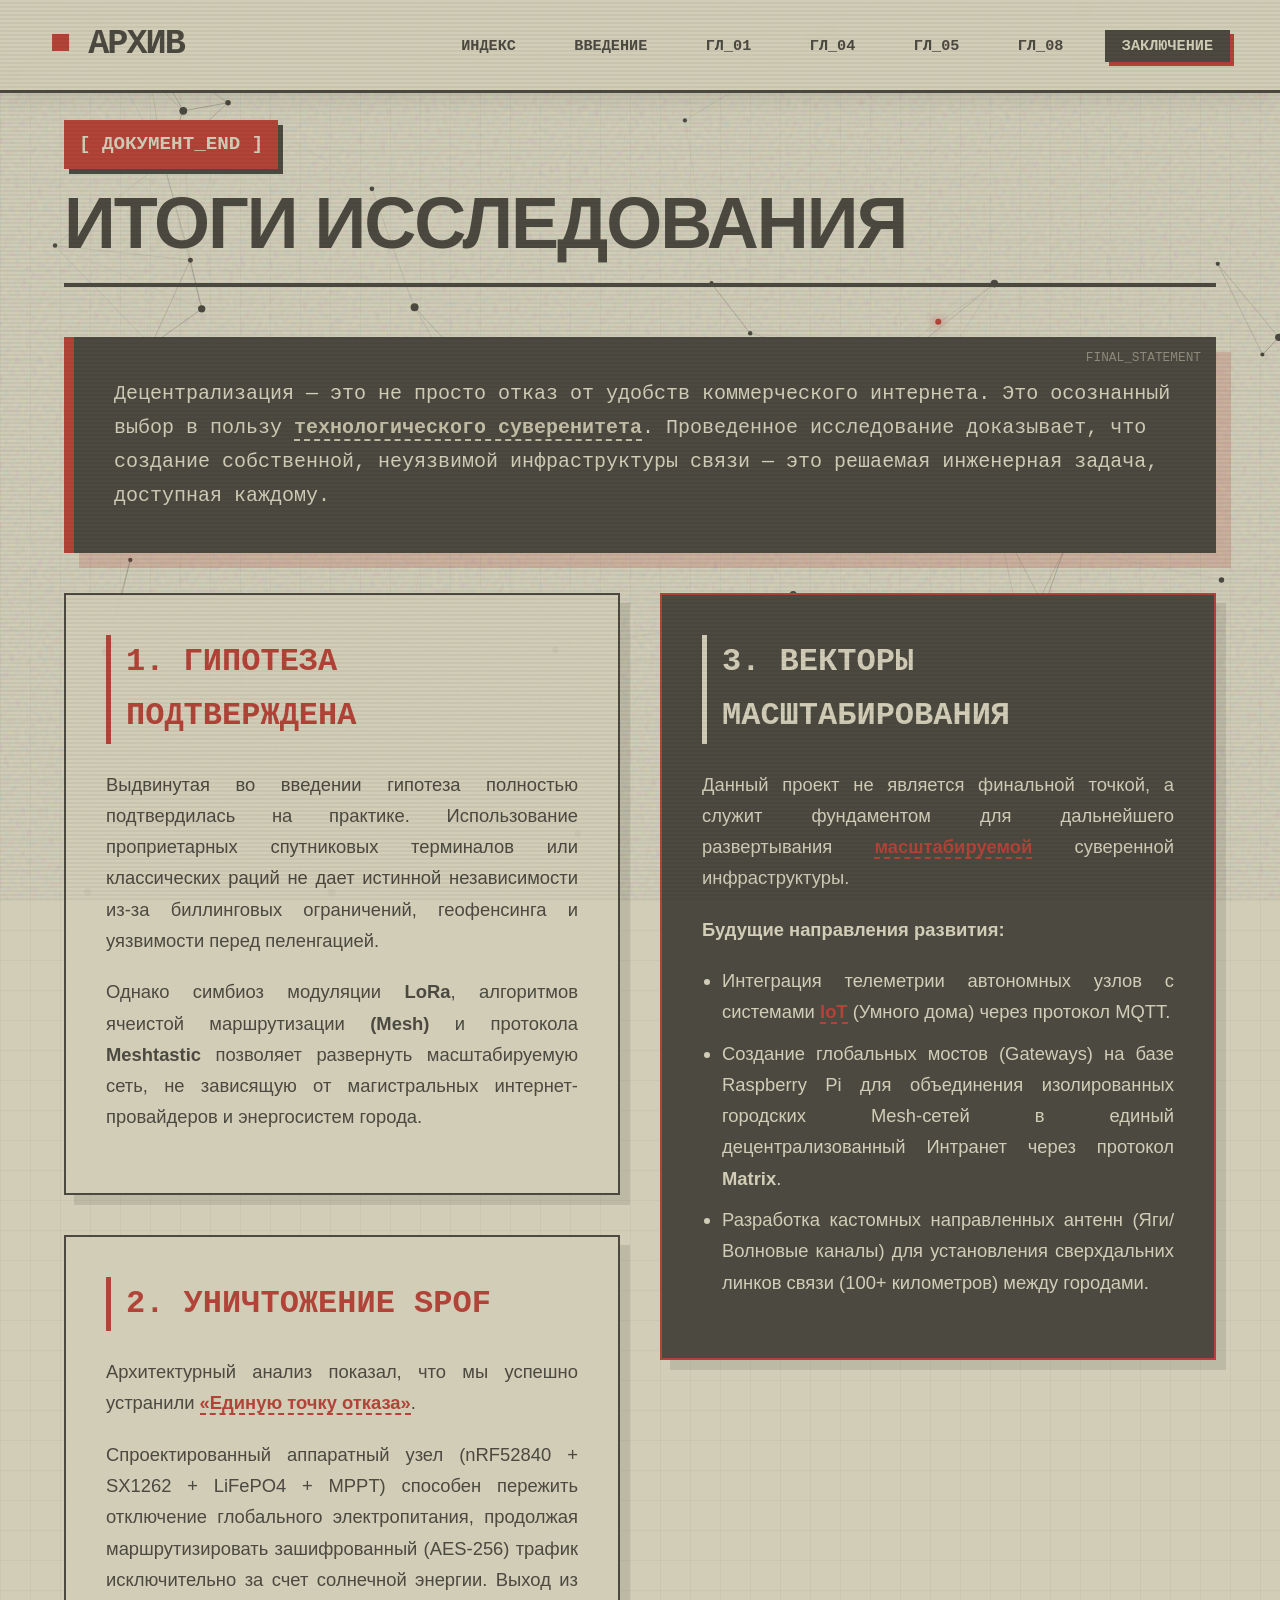
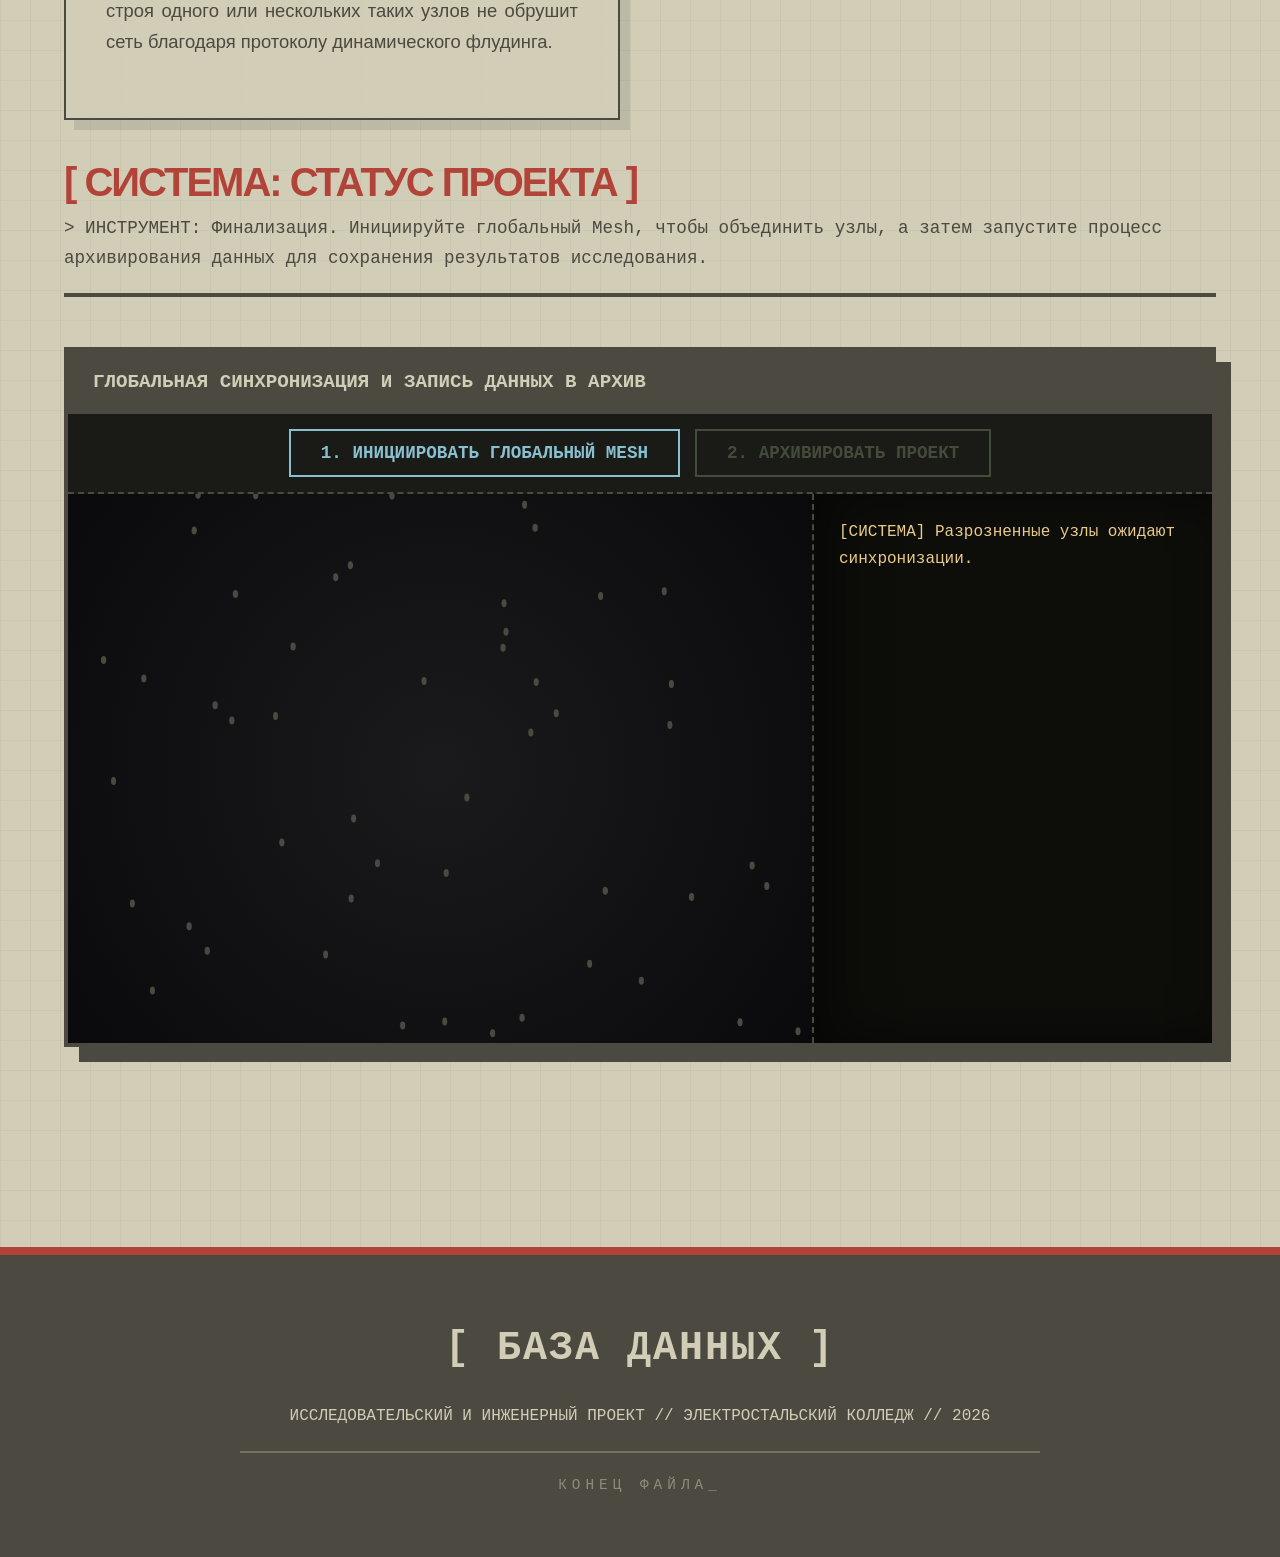
<file: conclusion.html>
<!DOCTYPE html>
<html lang="ru">
<head>
    <meta charset="UTF-8">
    <meta name="viewport" content="width=device-width, initial-scale=1.0">
    <title>ЗАКЛЮЧЕНИЕ // АРХИВ МСР</title>
    <link rel="stylesheet" href="style.css">
    <style>
        .chapter-container {
            padding: 120px 5vw 60px 5vw;
            max-width: 1800px;
            margin: 0 auto;
            position: relative;
            z-index: 10;
            pointer-events: none;
        }
        
        .chapter-header {
            margin-bottom: 50px;
            border-bottom: 4px solid var(--text-main);
            padding-bottom: 20px;
            pointer-events: auto;
        }

        .chapter-title {
            font-size: 4.5rem;
            font-weight: 900;
            text-transform: uppercase;
            color: var(--text-main);
            line-height: 1.1;
            letter-spacing: -2px;
        }

        .content-grid {
            display: grid;
            grid-template-columns: 1fr 1fr;
            gap: 40px;
            margin-bottom: 60px;
            pointer-events: auto;
        }

        @media (max-width: 1200px) {
            .content-grid { grid-template-columns: 1fr; }
        }

        .text-block {
            background: rgba(209, 205, 183, 0.95);
            padding: 40px;
            border: 2px solid var(--border-dark);
            box-shadow: 10px 10px 0 rgba(75, 73, 64, 0.15);
            font-size: 1.15rem;
            color: var(--text-main);
            position: relative;
        }

        .text-block h3 {
            font-family: var(--font-mono);
            font-size: 2rem;
            color: var(--accent-red);
            margin-bottom: 25px;
            border-left: 5px solid var(--accent-red);
            padding-left: 15px;
            text-transform: uppercase;
        }

        .text-block p, .text-block ul {
            margin-bottom: 20px;
            text-align: justify;
            line-height: 1.7;
        }
        
        .text-block ul { margin-left: 20px; }
        .text-block li { margin-bottom: 10px; }

        .quote-block {
            background: var(--text-main);
            color: var(--bg-base);
            padding: 40px;
            font-family: var(--font-mono);
            font-size: 1.25rem;
            border-left: 10px solid var(--accent-red);
            margin-bottom: 40px;
            position: relative;
            pointer-events: auto;
            box-shadow: 15px 15px 0 rgba(178, 67, 56, 0.2);
        }
        
        .quote-block::before {
            content: 'FINAL_STATEMENT';
            position: absolute; top: 10px; right: 15px;
            font-size: 0.8rem; opacity: 0.5;
        }

        .quote-block .tooltip { color: var(--bg-alt); border-bottom-color: var(--bg-alt); }
        .quote-block .tooltip:hover { background: var(--bg-alt); color: var(--text-main); }

        /* ФИНАЛЬНАЯ СИМУЛЯЦИЯ */
        .simulation-wrapper {
            pointer-events: auto;
            margin-bottom: 80px;
            grid-column: 1 / -1; 
        }

        .simulation-panel {
            background: var(--terminal-bg);
            border: 4px solid var(--border-dark);
            box-shadow: 15px 15px 0 var(--border-dark);
            display: flex;
            flex-direction: column;
            height: 700px;
            position: relative;
        }

        .sim-header {
            background: var(--text-main);
            color: var(--bg-base);
            padding: 15px 25px;
            font-family: var(--font-mono);
            font-weight: bold;
            display: flex;
            justify-content: space-between;
            align-items: center;
            font-size: 1.2rem;
        }

        .sim-controls {
            display: flex;
            gap: 15px;
            background: #1a1a17;
            padding: 15px 25px;
            border-bottom: 2px dashed #4b4940;
            justify-content: center;
        }

        .btn-sim {
            background: transparent; color: var(--bg-base);
            border: 2px solid var(--bg-base); padding: 12px 30px;
            font-family: var(--font-mono); font-weight: bold; font-size: 1.1rem;
            cursor: pointer; transition: all 0.3s; text-transform: uppercase;
        }
        .btn-sim:hover { background: var(--bg-base); color: var(--text-main); }
        
        .btn-sim.sync { border-color: #88c0d0; color: #88c0d0; }
        .btn-sim.sync:hover { background: #88c0d0; color: #1a1a17; }

        .btn-sim.archive { border-color: #a3be8c; color: #a3be8c; }
        .btn-sim.archive:hover { background: #a3be8c; color: #1a1a17; box-shadow: 0 0 15px #a3be8c;}

        .sim-body {
            display: grid;
            grid-template-columns: 1fr 400px;
            height: calc(100% - 130px);
        }

        #end-canvas {
            width: 100%; height: 100%;
            background: radial-gradient(circle at center, #1a1a1c 0%, #0a0a0c 100%);
            display: block;
        }

        .sim-terminal {
            border-left: 2px dashed #4b4940;
            padding: 25px; font-family: var(--font-mono); font-size: 1rem;
            color: #a8a38f; overflow-y: auto; background: #0d0d0a;
            display: flex; flex-direction: column; gap: 8px;
            box-shadow: inset 20px 0 50px rgba(0,0,0,0.5);
        }
        .log-err { color: var(--accent-red); font-weight: bold; }
        .log-sys { color: #88c0d0; }
        .log-ok { color: #a3be8c; font-weight: bold; text-shadow: 0 0 5px rgba(163,190,140,0.5); }
        .log-warn { color: #ebcb8b; }
    </style>
</head>
<body>

    <div class="scanlines"></div>
    <div class="ambient-noise"></div>
    <div class="canvas-bg-wrapper">
        <canvas id="home-canvas"></canvas>
    </div>

    <nav>
        <div class="nav-logo"><span class="blinking-cursor">■</span> АРХИВ</div>
        <div class="nav-links">
            <a href="index.html">ИНДЕКС</a>
            <a href="intro.html">ВВЕДЕНИЕ</a>
            <a href="chapter1.html">ГЛ_01</a>
            <a href="chapter4.html">ГЛ_04</a>
            <a href="chapter5.html">ГЛ_05</a>
            <a href="chapter8.html">ГЛ_08</a>
            <a href="conclusion.html" class="active">ЗАКЛЮЧЕНИЕ</a>
        </div>
    </nav>

    <div class="chapter-container">
        <div class="chapter-header">
            <span class="system-tag">[ ДОКУМЕНТ_END ]</span>
            <h1 class="chapter-title">Итоги исследования</h1>
        </div>

        <div class="quote-block">
            Децентрализация — это не просто отказ от удобств коммерческого интернета. Это осознанный выбор в пользу <span class="tooltip" data-text="Способность человека или организации полностью контролировать свою информационную инфраструктуру, оборудование и криптографические ключи без участия третьих лиц.">технологического суверенитета</span>. Проведенное исследование доказывает, что создание собственной, неуязвимой инфраструктуры связи — это решаемая инженерная задача, доступная каждому.
        </div>

        <div class="content-grid">
            <div class="text-column">
                <div class="text-block">
                    <h3>1. Гипотеза Подтверждена</h3>
                    <p>Выдвинутая во введении гипотеза полностью подтвердилась на практике. Использование проприетарных спутниковых терминалов или классических раций не дает истинной независимости из-за биллинговых ограничений, геофенсинга и уязвимости перед пеленгацией.</p>
                    <p>Однако симбиоз модуляции <strong>LoRa</strong>, алгоритмов ячеистой маршрутизации <strong>(Mesh)</strong> и протокола <strong>Meshtastic</strong> позволяет развернуть масштабируемую сеть, не зависящую от магистральных интернет-провайдеров и энергосистем города.</p>
                </div>

                <div class="text-block" style="margin-top: 40px;">
                    <h3>2. Уничтожение SPOF</h3>
                    <p>Архитектурный анализ показал, что мы успешно устранили <span class="tooltip" data-text="Single Point of Failure. Базовые станции сотовой связи или магистральные DNS серверы.">«Единую точку отказа»</span>. </p>
                    <p>Спроектированный аппаратный узел (nRF52840 + SX1262 + LiFePO4 + MPPT) способен пережить отключение глобального электропитания, продолжая маршрутизировать зашифрованный (AES-256) трафик исключительно за счет солнечной энергии. Выход из строя одного или нескольких таких узлов не обрушит сеть благодаря протоколу динамического флудинга.</p>
                </div>
            </div>

            <div class="text-column">
                <div class="text-block" style="background: var(--text-main); color: var(--bg-base); border-color: var(--accent-red);">
                    <h3 style="color: var(--bg-base); border-left-color: var(--bg-base);">3. Векторы Масштабирования</h3>
                    <p>Данный проект не является финальной точкой, а служит фундаментом для дальнейшего развертывания <span class="tooltip" data-text="Способность сети увеличивать покрытие и пропускную способность за счет простого добавления новых узлов без изменения центральной архитектуры.">масштабируемой</span> суверенной инфраструктуры.</p>
                    <p><strong>Будущие направления развития:</strong></p>
                    <ul>
                        <li>Интеграция телеметрии автономных узлов с системами <span class="tooltip" data-text="Internet of Things. Интернет вещей. Например, подключение датчиков радиации или метеостанций к сети LoRa для передачи данных в Home Assistant.">IoT</span> (Умного дома) через протокол MQTT.</li>
                        <li>Создание глобальных мостов (Gateways) на базе Raspberry Pi для объединения изолированных городских Mesh-сетей в единый децентрализованный Интранет через протокол <strong>Matrix</strong>.</li>
                        <li>Разработка кастомных направленных антенн (Яги/Волновые каналы) для установления сверхдальних линков связи (100+ километров) между городами.</li>
                    </ul>
                </div>
            </div>

            <div class="simulation-wrapper">
                <div class="chapter-header">
                    <h2 class="chapter-title" style="font-size: 2.5rem; color: var(--accent-red);">[ СИСТЕМА: СТАТУС ПРОЕКТА ]</h2>
                    <p style="font-family: var(--font-mono); margin-top: 10px; font-size: 1.1rem;">
                        > ИНСТРУМЕНТ: Финализация. Инициируйте глобальный Mesh, чтобы объединить узлы, а затем запустите процесс архивирования данных для сохранения результатов исследования.
                    </p>
                </div>

                <div class="simulation-panel">
                    <div class="sim-header">
                        <span>ГЛОБАЛЬНАЯ СИНХРОНИЗАЦИЯ И ЗАПИСЬ ДАННЫХ В АРХИВ</span>
                    </div>
                    
                    <div class="sim-controls">
                        <button class="btn-sim sync" onclick="startSync()">1. ИНИЦИИРОВАТЬ ГЛОБАЛЬНЫЙ MESH</button>
                        <button class="btn-sim archive" id="btn-archive" onclick="startArchive()" disabled style="opacity: 0.3; cursor: not-allowed;">2. АРХИВИРОВАТЬ ПРОЕКТ</button>
                    </div>

                    <div class="sim-body">
                        <canvas id="end-canvas"></canvas>
                        <div class="sim-terminal" id="end-terminal">
                            <span class="log-warn">[СИСТЕМА] Разрозненные узлы ожидают синхронизации.</span>
                        </div>
                    </div>
                </div>
            </div>
        </div>
    </div>

    <footer>
        <div class="footer-container">
            <div class="footer-title">[ БАЗА ДАННЫХ ]</div>
            <p>ИССЛЕДОВАТЕЛЬСКИЙ И ИНЖЕНЕРНЫЙ ПРОЕКТ // ЭЛЕКТРОСТАЛЬСКИЙ КОЛЛЕДЖ // 2026</p>
            <div class="line"></div>
            <p class="eof">КОНЕЦ ФАЙЛА_</p>
        </div>
    </footer>

    <script src="script.js"></script>

    <script>
        const cvsEnd = document.getElementById('end-canvas');
        const ctxEnd = cvsEnd.getContext('2d');
        const termEnd = document.getElementById('end-terminal');

        let endState = {
            synced: false,
            archiving: false,
            archiveX: 0,
            time: 0
        };

        let endNodes = [];

        function logEnd(msg, type="log-sys") {
            termEnd.innerHTML += `<span class="${type}">${msg}</span>`;
            termEnd.scrollTop = termEnd.scrollHeight;
        }

        function resizeEnd() {
            const rect = cvsEnd.parentElement.getBoundingClientRect();
            cvsEnd.width = rect.width;
            cvsEnd.height = rect.height;
            initEndNodes();
        }

        function initEndNodes() {
            endNodes = [];
            for(let i=0; i<50; i++) {
                endNodes.push({
                    x: Math.random() * cvsEnd.width,
                    y: Math.random() * cvsEnd.height,
                    vx: (Math.random()-0.5)*0.5,
                    vy: (Math.random()-0.5)*0.5,
                    synced: false,
                    archived: false,
                    pulse: Math.random() * Math.PI * 2
                });
            }
            endState.synced = false;
            endState.archiving = false;
            endState.archiveX = 0;
        }

        function startSync() {
            if(endState.synced) return;
            endState.synced = true;
            logEnd("==========================", "log-sys");
            logEnd("[MESH] Поиск пиров и рукопожатие AES-256...", "log-sys");
            logEnd("[MESH] Маршруты построены. Топология стабилизирована.", "log-ok");
            
            // Активация узлов
            endNodes.forEach(n => n.synced = true);

            // Разблокировка кнопки архивации
            const btnArc = document.getElementById('btn-archive');
            btnArc.disabled = false;
            btnArc.style.opacity = 1;
            btnArc.style.cursor = 'pointer';
        }

        function startArchive() {
            if(endState.archiving) return;
            endState.archiving = true;
            endState.archiveX = 0;
            logEnd("==========================", "log-warn");
            logEnd("[СИСТЕМА] Инициация лазерного сканирования БД.", "log-warn");
            logEnd("[ЗАПИСЬ] Сохранение топологии в защищенный кластер...", "log-sys");
        }

        function renderEnd() {
            ctxEnd.clearRect(0, 0, cvsEnd.width, cvsEnd.height);
            endState.time++;

            // Логика лазерного сканера (Архивация)
            if(endState.archiving) {
                endState.archiveX += 8; // Скорость сканера
                
                // Лазерный луч
                ctxEnd.beginPath();
                ctxEnd.moveTo(endState.archiveX, 0);
                ctxEnd.lineTo(endState.archiveX, cvsEnd.height);
                ctxEnd.strokeStyle = '#a3be8c';
                ctxEnd.lineWidth = 4;
                ctxEnd.shadowBlur = 20;
                ctxEnd.shadowColor = '#a3be8c';
                ctxEnd.stroke();
                ctxEnd.shadowBlur = 0;

                // Заливка уже отсканированной зоны
                ctxEnd.fillStyle = 'rgba(163, 190, 140, 0.05)';
                ctxEnd.fillRect(0, 0, endState.archiveX, cvsEnd.height);

                if(endState.archiveX > cvsEnd.width + 100) {
                    endState.archiving = false;
                    logEnd("[УСПЕШНО] Данные записаны. Проект завершен.", "log-ok");
                    logEnd("[СИСТЕМА] Слава Великому Мне.", "log-sys");
                }
            }

            // Отрисовка связей (Синхронизация)
            if(endState.synced) {
                ctxEnd.lineWidth = 1;
                for(let i=0; i<endNodes.length; i++) {
                    for(let j=i+1; j<endNodes.length; j++) {
                        let d = Math.hypot(endNodes[i].x - endNodes[j].x, endNodes[i].y - endNodes[j].y);
                        if(d < 120) {
                            ctxEnd.beginPath();
                            ctxEnd.moveTo(endNodes[i].x, endNodes[i].y);
                            ctxEnd.lineTo(endNodes[j].x, endNodes[j].y);
                            
                            // Если оба узла заархивированы - линия зеленая, иначе голубая
                            if(endNodes[i].archived && endNodes[j].archived) {
                                ctxEnd.strokeStyle = `rgba(163, 190, 140, ${1 - d/120})`;
                            } else {
                                ctxEnd.strokeStyle = `rgba(136, 192, 208, ${(1 - d/120) * 0.5})`;
                            }
                            ctxEnd.stroke();
                        }
                    }
                }
            }

            // Отрисовка Узлов
            endNodes.forEach(n => {
                // Движение
                if(!n.archived) {
                    n.x += n.vx; n.y += n.vy;
                    if(n.x < 0 || n.x > cvsEnd.width) n.vx *= -1;
                    if(n.y < 0 || n.y > cvsEnd.height) n.vy *= -1;
                }
                
                n.pulse += 0.05;

                // Проверка архивации
                if(endState.archiving && n.x < endState.archiveX && !n.archived) {
                    n.archived = true;
                    // Искра при сохранении
                    ctxEnd.fillStyle = '#fff';
                    ctxEnd.fillRect(n.x-5, n.y-5, 10, 10);
                }

                // Визуал узла
                ctxEnd.beginPath();
                ctxEnd.arc(n.x, n.y, 4, 0, Math.PI*2);
                
                if(n.archived) {
                    ctxEnd.fillStyle = '#a3be8c'; // Зеленый (Сохранен)
                    ctxEnd.shadowBlur = 10; ctxEnd.shadowColor = '#a3be8c';
                } else if(n.synced) {
                    ctxEnd.fillStyle = '#88c0d0'; // Голубой (В сети)
                    ctxEnd.shadowBlur = 5; ctxEnd.shadowColor = '#88c0d0';
                } else {
                    ctxEnd.fillStyle = '#4b4940'; // Серый (Изолирован)
                    ctxEnd.shadowBlur = 0;
                }
                
                ctxEnd.fill(); ctxEnd.shadowBlur = 0;

                // Пульсация
                if(n.synced && !n.archived && Math.sin(n.pulse) > 0.9) {
                    ctxEnd.beginPath(); ctxEnd.arc(n.x, n.y, 15, 0, Math.PI*2);
                    ctxEnd.strokeStyle = 'rgba(136, 192, 208, 0.5)'; ctxEnd.stroke();
                }
            });

            requestAnimationFrame(renderEnd);
        }

        window.addEventListener('load', () => { resizeEnd(); renderEnd(); });
        window.addEventListener('resize', resizeEnd);
    </script>
</body>
</html>
</file>
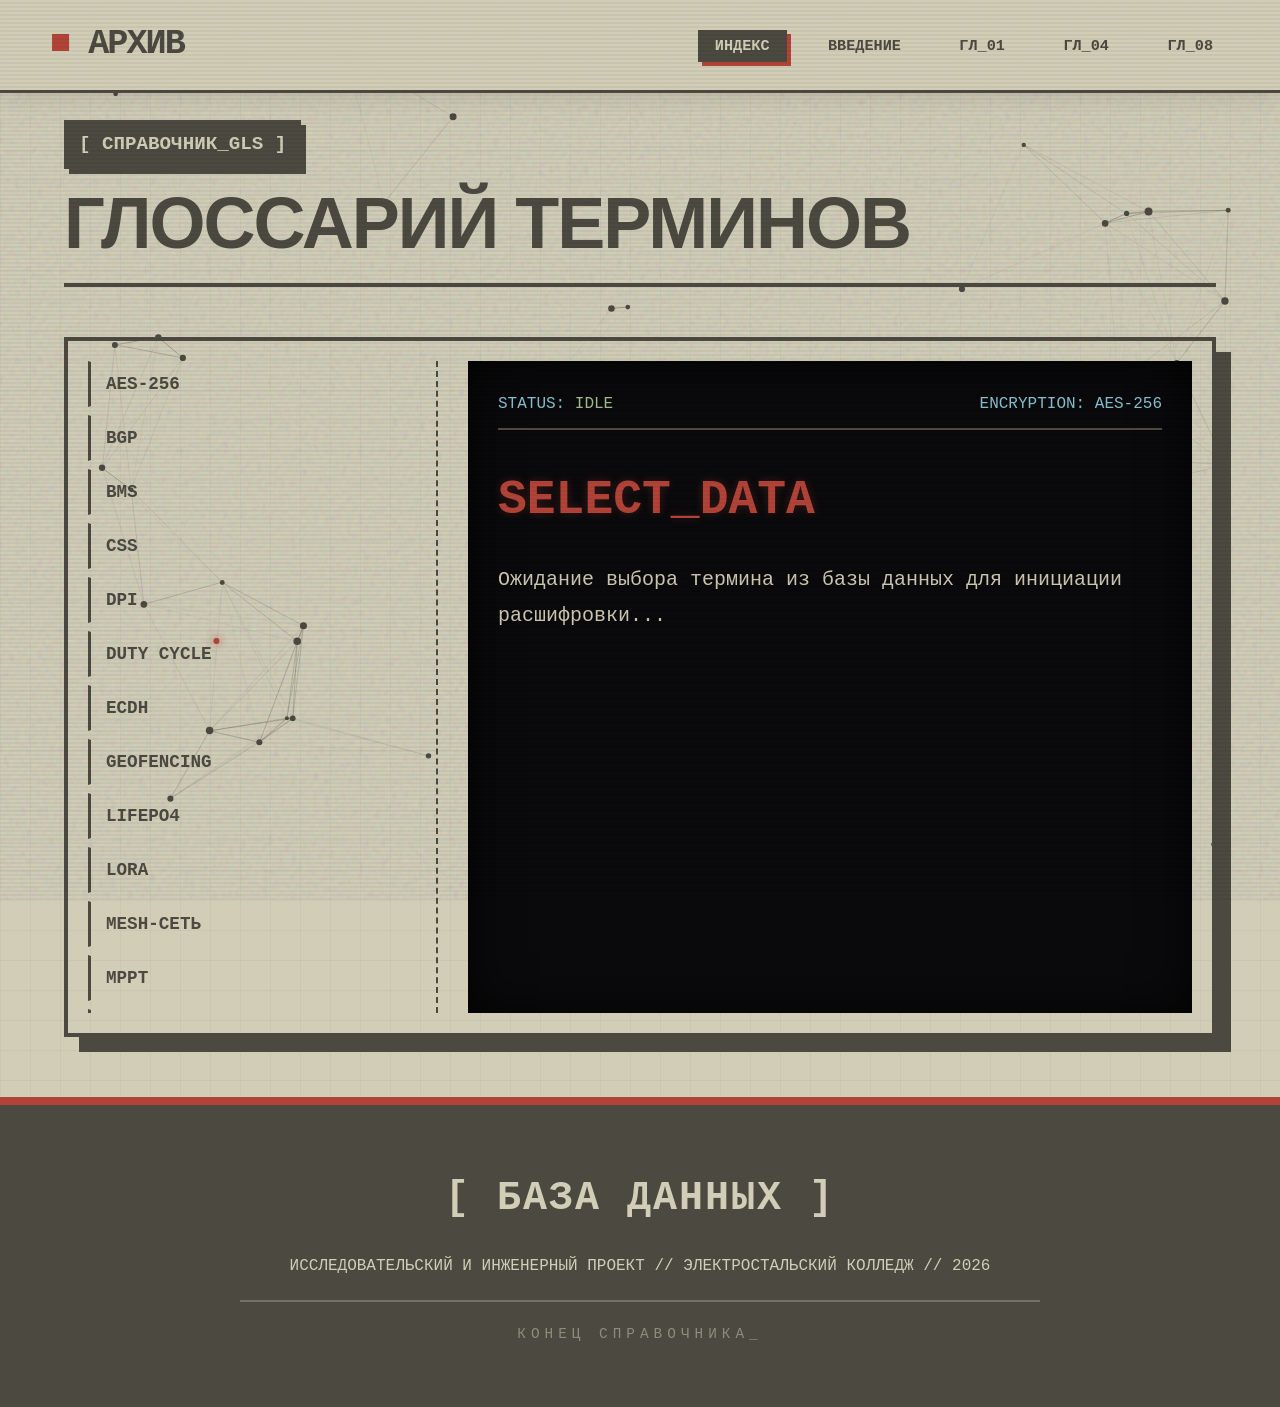
<file: glossary.html>
<!DOCTYPE html>
<html lang="ru">
<head>
    <meta charset="UTF-8">
    <meta name="viewport" content="width=device-width, initial-scale=1.0">
    <title>СЛОВАРЬ ТЕРМИНОВ // АРХИВ МСР</title>
    <link rel="stylesheet" href="style.css">
    <style>
        .chapter-container {
            padding: 120px 5vw 60px 5vw;
            max-width: 1600px;
            margin: 0 auto;
            position: relative;
            z-index: 10;
            pointer-events: none;
        }
        
        .chapter-header {
            margin-bottom: 50px;
            border-bottom: 4px solid var(--text-main);
            padding-bottom: 20px;
            pointer-events: auto;
        }

        .chapter-title {
            font-size: 4.5rem;
            font-weight: 900;
            text-transform: uppercase;
            color: var(--text-main);
            line-height: 1.1;
            letter-spacing: -2px;
        }

        /* ИНТЕРАКТИВНЫЙ СЛОВАРЬ */
        .glossary-wrapper {
            pointer-events: auto;
            display: grid;
            grid-template-columns: 350px 1fr;
            gap: 30px;
            height: 700px;
            background: var(--terminal-bg);
            border: 4px solid var(--border-dark);
            box-shadow: 15px 15px 0 var(--border-dark);
            padding: 20px;
        }

        /* Левая панель: Список терминов */
        .term-list {
            border-right: 2px dashed #4b4940;
            padding-right: 15px;
            overflow-y: auto;
            display: flex;
            flex-direction: column;
            gap: 8px;
        }

        /* Стили скроллбара для списка */
        .term-list::-webkit-scrollbar { width: 6px; }
        .term-list::-webkit-scrollbar-track { background: #1a1a17; }
        .term-list::-webkit-scrollbar-thumb { background: #4b4940; }

        .term-btn {
            background: transparent;
            color: var(--terminal-text);
            border: 1px solid transparent;
            border-left: 3px solid #4b4940;
            padding: 12px 15px;
            font-family: var(--font-mono);
            font-weight: bold;
            font-size: 1.1rem;
            text-align: left;
            cursor: pointer;
            transition: all 0.2s;
            text-transform: uppercase;
        }

        .term-btn:hover {
            background: rgba(205, 200, 176, 0.1);
            border-left-color: var(--accent-red);
            color: var(--bg-base);
        }

        .term-btn.active {
            background: var(--text-main);
            color: var(--bg-base);
            border-left-color: var(--accent-red);
        }

        /* Правая панель: Экран расшифровки */
        .term-display {
            padding: 30px;
            background: #0a0a0c;
            box-shadow: inset 0 0 50px rgba(0,0,0,0.8);
            display: flex;
            flex-direction: column;
            overflow-y: auto;
        }

        .display-header {
            color: #88c0d0;
            font-family: var(--font-mono);
            font-size: 1rem;
            border-bottom: 2px solid #4b4940;
            padding-bottom: 10px;
            margin-bottom: 30px;
            display: flex;
            justify-content: space-between;
        }

        .term-title {
            font-size: 3rem;
            color: var(--accent-red);
            font-family: var(--font-mono);
            font-weight: 900;
            margin-bottom: 20px;
            text-shadow: 0 0 10px rgba(178, 67, 56, 0.3);
        }

        .term-desc {
            font-family: var(--font-mono);
            font-size: 1.25rem;
            color: #cdc8b0;
            line-height: 1.8;
            white-space: pre-wrap;
        }

        .decrypting {
            color: #ebcb8b; /* Желтый цвет для анимации перебора */
        }

        @media (max-width: 1024px) {
            .glossary-wrapper { grid-template-columns: 1fr; height: auto; }
            .term-list { border-right: none; border-bottom: 2px dashed #4b4940; padding-bottom: 20px; max-height: 300px; }
        }
    </style>
</head>
<body>

    <div class="scanlines"></div>
    <div class="ambient-noise"></div>
    
    <div class="canvas-bg-wrapper">
        <canvas id="home-canvas"></canvas>
    </div>

    <nav>
        <div class="nav-logo"><span class="blinking-cursor">■</span> АРХИВ</div>
        <div class="nav-links">
            <a href="index.html" class="active">ИНДЕКС</a>
            <a href="intro.html">ВВЕДЕНИЕ</a>
            <a href="chapter1.html">ГЛ_01</a>
            <a href="chapter4.html">ГЛ_04</a>
            <a href="chapter8.html">ГЛ_08</a>
        </div>
    </nav>

    <div class="chapter-container">
        <div class="chapter-header">
            <span class="system-tag" style="background: var(--text-main); color: var(--bg-base);">[ СПРАВОЧНИК_GLS ]</span>
            <h1 class="chapter-title">Глоссарий терминов</h1>
        </div>

        <div class="glossary-wrapper">
            <div class="term-list" id="term-list">
                </div>

            <div class="term-display">
                <div class="display-header">
                    <span>STATUS: <span id="status-text" style="color: #a3be8c;">IDLE</span></span>
                    <span>ENCRYPTION: AES-256</span>
                </div>
                <div class="term-title" id="display-title">SELECT_DATA</div>
                <div class="term-desc" id="display-desc">Ожидание выбора термина из базы данных для инициации расшифровки...</div>
            </div>
        </div>
    </div>

    <footer>
        <div class="footer-container">
            <div class="footer-title" style="color: var(--bg-base);">[ БАЗА ДАННЫХ ]</div>
            <p>ИССЛЕДОВАТЕЛЬСКИЙ И ИНЖЕНЕРНЫЙ ПРОЕКТ // ЭЛЕКТРОСТАЛЬСКИЙ КОЛЛЕДЖ // 2026</p>
            <div class="line"></div>
            <p class="eof">КОНЕЦ СПРАВОЧНИКА_</p>
        </div>
    </footer>

    <script src="script.js"></script>

    <script>
        // База данных терминов из твоего проекта
        const dictionary = {
            "AES-256": "Advanced Encryption Standard. Симметричный алгоритм блочного шифрования с длиной ключа 256 бит. Является стандартом военной и правительственной связи. В проекте используется в режиме CTR (счетчика) для защиты пакетов в радиоэфире.",
            "BGP": "Border Gateway Protocol. Основной протокол динамической маршрутизации в глобальной сети Интернет. Управляет тем, как пакеты данных перемещаются между автономными системами провайдеров. Уязвим к человеческим ошибкам (BGP Hijacking).",
            "BMS": "Battery Management System. Электронная плата, защищающая аккумуляторную батарею. Контролирует напряжение, предотвращает глубокий разряд (Cut-off) и перезаряд, обеспечивая безопасность автономного узла.",
            "CSS": "Chirp Spread Spectrum. Метод расширения спектра, использующий широкополосные линейно-частотные импульсы (чирпы). Позволяет принимать сигналы, уровень которых значительно ниже уровня фонового шума.",
            "DPI": "Deep Packet Inspection. Программно-аппаратная технология глубокого анализа сетевого трафика. Позволяет провайдерам сканировать содержимое пакетов, блокировать VPN и применять политическую цензуру.",
            "Duty Cycle": "Рабочий цикл (Эфирное время). Законодательное ограничение, определяющее процент времени, в течение которого радиоустройство имеет право излучать сигнал. В диапазоне 868 МГц лимит обычно составляет 1% (36 секунд в час).",
            "ECDH": "Elliptic-Curve Diffie–Hellman. Протокол обмена ключами на эллиптических кривых (Curve25519). Позволяет двум узлам через открытый радиоканал безопасно вычислить общий секретный ключ для личной переписки.",
            "Geofencing": "Геофенсинг. Аппаратное или программное ограничение работы устройства в заданных GPS-координатах. Активно применяется в коммерческих спутниковых системах (Starlink) для блокировки связи в определенных регионах.",
            "LiFePO4": "Литий-железо-фосфатный аккумулятор. Тип батареи, отличающийся экстремальной термической стабильностью (не взрывается при повреждении), способностью работать при -30°C и огромным ресурсом (до 5000 циклов).",
            "LoRa": "Long Range. Физический уровень (PHY) радиомодуляции на базе CSS. Разработан компанией Semtech. Обеспечивает сверхдальнюю связь (десятки километров) при микроскопическом энергопотреблении (милливатты).",
            "Mesh-сеть": "Ячеистая топология сети. Децентрализованная архитектура, где отсутствует главный сервер или базовая станция. Каждое устройство абонента выступает в роли маршрутизатора и ретранслятора для других.",
            "MPPT": "Maximum Power Point Tracking. Интеллектуальный алгоритм контроллера заряда. Динамически конвертирует излишки напряжения солнечной панели в зарядный ток (DC-DC), выжимая максимум энергии даже в пасмурную погоду.",
            "Protobuf": "Protocol Buffers. Бинарный протокол сериализации данных от Google. Позволяет сжимать информацию в десятки раз эффективнее JSON, что критически важно для узкополосных радиоканалов.",
            "SIGINT": "Signals Intelligence. Радиоэлектронная разведка. Военные и государственные комплексы, перехватывающие радиоизлучение для анализа или точного определения координат (пеленгации) источника.",
            "SNR": "Signal-to-Noise Ratio (Отношение сигнал/шум). В традиционной связи сигнал должен быть громче шума (SNR > 0). Благодаря выигрышу от обработки, LoRa может принимать данные при отрицательном SNR (до -20 дБ).",
            "Spreading Factor": "SF (Коэффициент расширения). Базовый параметр LoRa. Чем выше SF (от 7 до 12), тем длиннее радиоимпульс. SF12 увеличивает дальность связи на максимум, но скорость передачи падает до минимума.",
            "SPOF": "Single Point of Failure (Единая точка отказа). Компонент инфраструктуры, выход которого из строя приводит к каскадному обрушению всей системы (например, отключение электричества на сотовой вышке).",
            "TCXO": "Термокомпенсированный кварцевый генератор. Электронный компонент радиомодуля, стабилизирующий частоту процессора при перепадах уличных температур. Необходим для совпадения частот зимой и летом.",
            "TDOA": "Time Difference of Arrival (Разность времени прибытия). Математический метод пеленгации. Зная разницу во времени прихода радиосигнала на 3 разные станции, комплексы РЭБ могут вычислить точную геопозицию излучателя."
        };

        const listContainer = document.getElementById('term-list');
        const titleEl = document.getElementById('display-title');
        const descEl = document.getElementById('display-desc');
        const statusEl = document.getElementById('status-text');

        let decryptInterval = null;
        const hexChars = "ABCDEFGHIJKLMNOPQRSTUVWXYZ0123456789!@#$%&*";

        // Генерация кнопок
        Object.keys(dictionary).forEach(term => {
            const btn = document.createElement('button');
            btn.className = 'term-btn';
            btn.innerText = term;
            btn.onclick = () => selectTerm(term, btn);
            listContainer.appendChild(btn);
        });

        // Функция запуска анимации расшифровки
        function selectTerm(term, btnElement) {
            // Обновляем активную кнопку
            document.querySelectorAll('.term-btn').forEach(b => b.classList.remove('active'));
            btnElement.classList.add('active');

            // Подготавливаем терминал
            clearInterval(decryptInterval);
            titleEl.innerText = term;
            statusEl.innerText = "DECRYPTING...";
            statusEl.style.color = "#ebcb8b";
            descEl.classList.add('decrypting');
            
            const targetText = dictionary[term];
            let currentIter = 0;
            const maxIters = 25; // Длительность анимации

            decryptInterval = setInterval(() => {
                let scrambled = "";
                // Эффект "наползающей" расшифровки слева направо
                let revealCount = Math.floor((currentIter / maxIters) * targetText.length);

                for(let i = 0; i < targetText.length; i++) {
                    if (i < revealCount) {
                        scrambled += targetText[i]; // Уже расшифровано
                    } else if (targetText[i] === " " || targetText[i] === "\n") {
                        scrambled += targetText[i]; // Пробелы оставляем
                    } else {
                        // Мусорные символы
                        scrambled += hexChars[Math.floor(Math.random() * hexChars.length)];
                    }
                }

                descEl.innerText = scrambled;
                currentIter++;

                if (currentIter > maxIters) {
                    clearInterval(decryptInterval);
                    descEl.innerText = targetText;
                    descEl.classList.remove('decrypting');
                    statusEl.innerText = "DATA_REVEALED";
                    statusEl.style.color = "#a3be8c";
                }
            }, 30); // Скорость обновления букв (30мс)
        }

        // Выбираем первый термин по умолчанию при загрузке
        window.addEventListener('load', () => {
            const firstBtn = listContainer.firstChild;
            if(firstBtn) selectTerm(Object.keys(dictionary)[0], firstBtn);
        });
    </script>
</body>
</html>
</file>
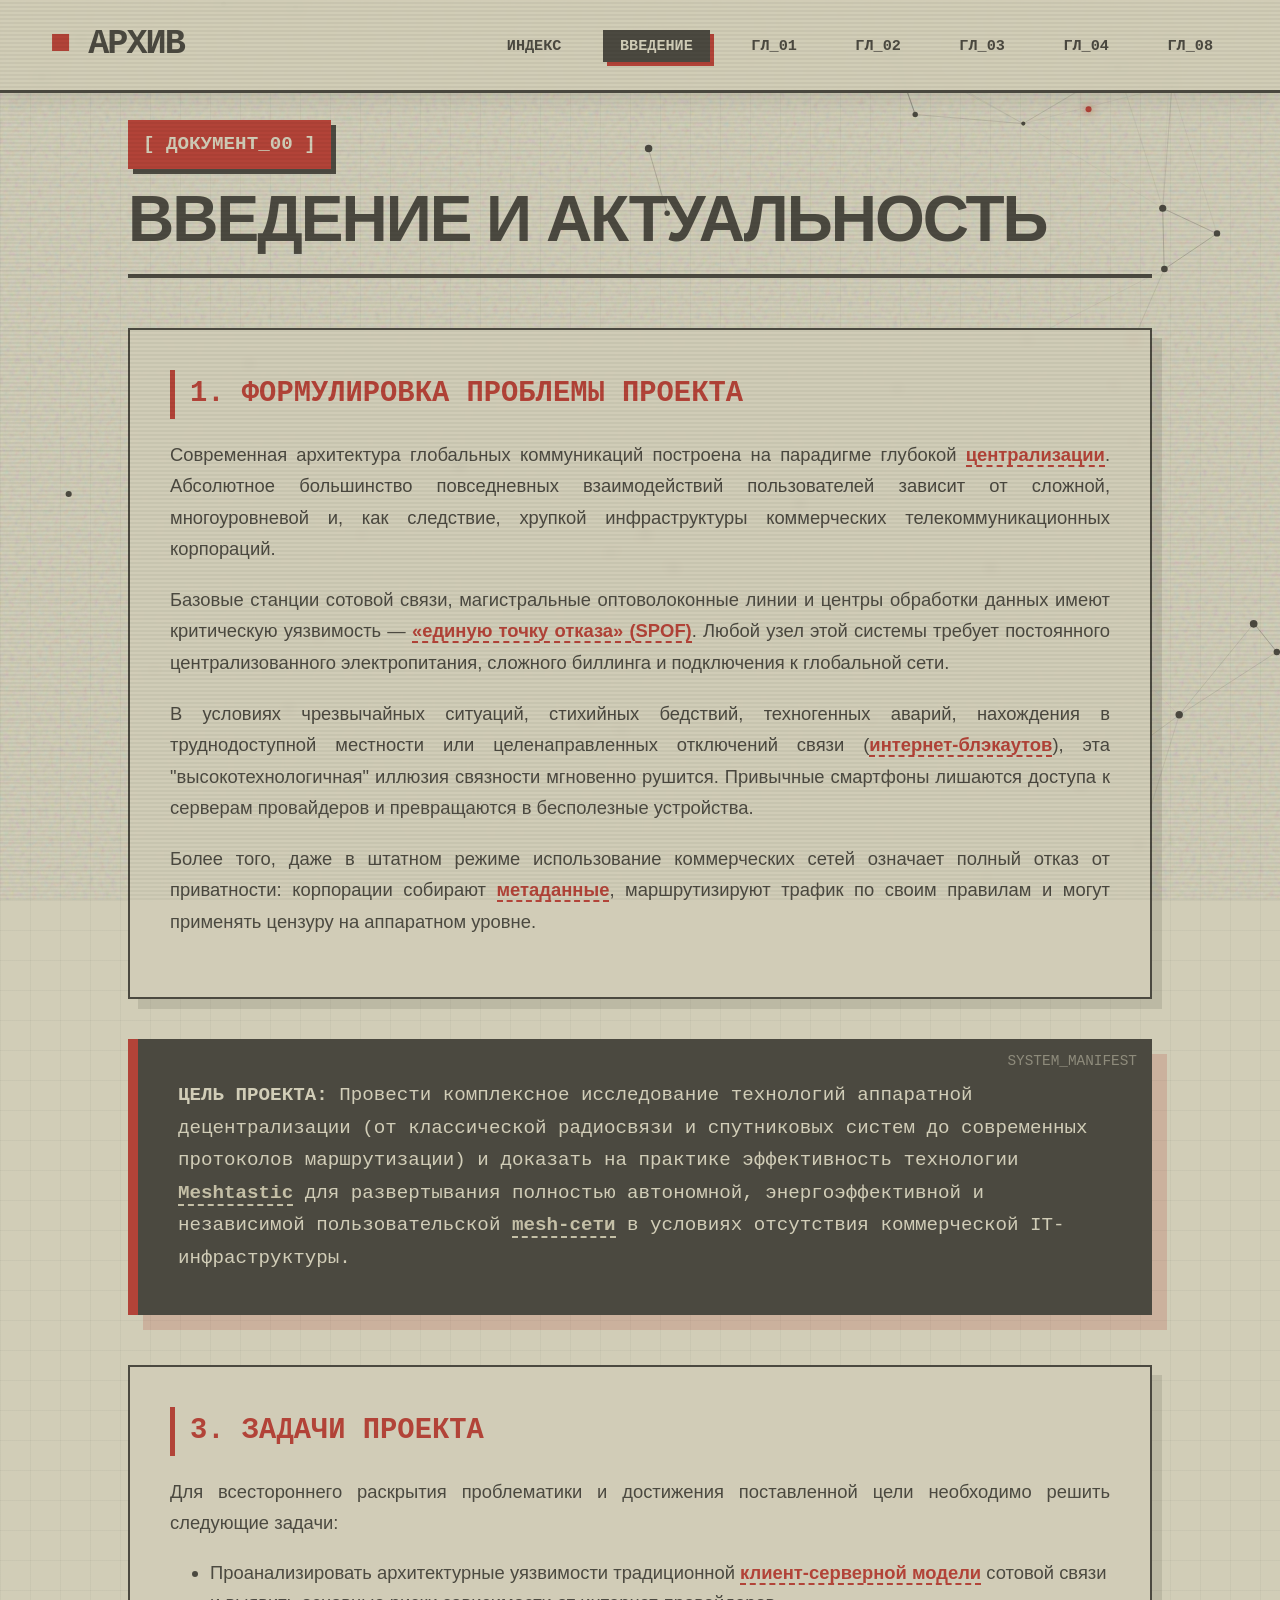
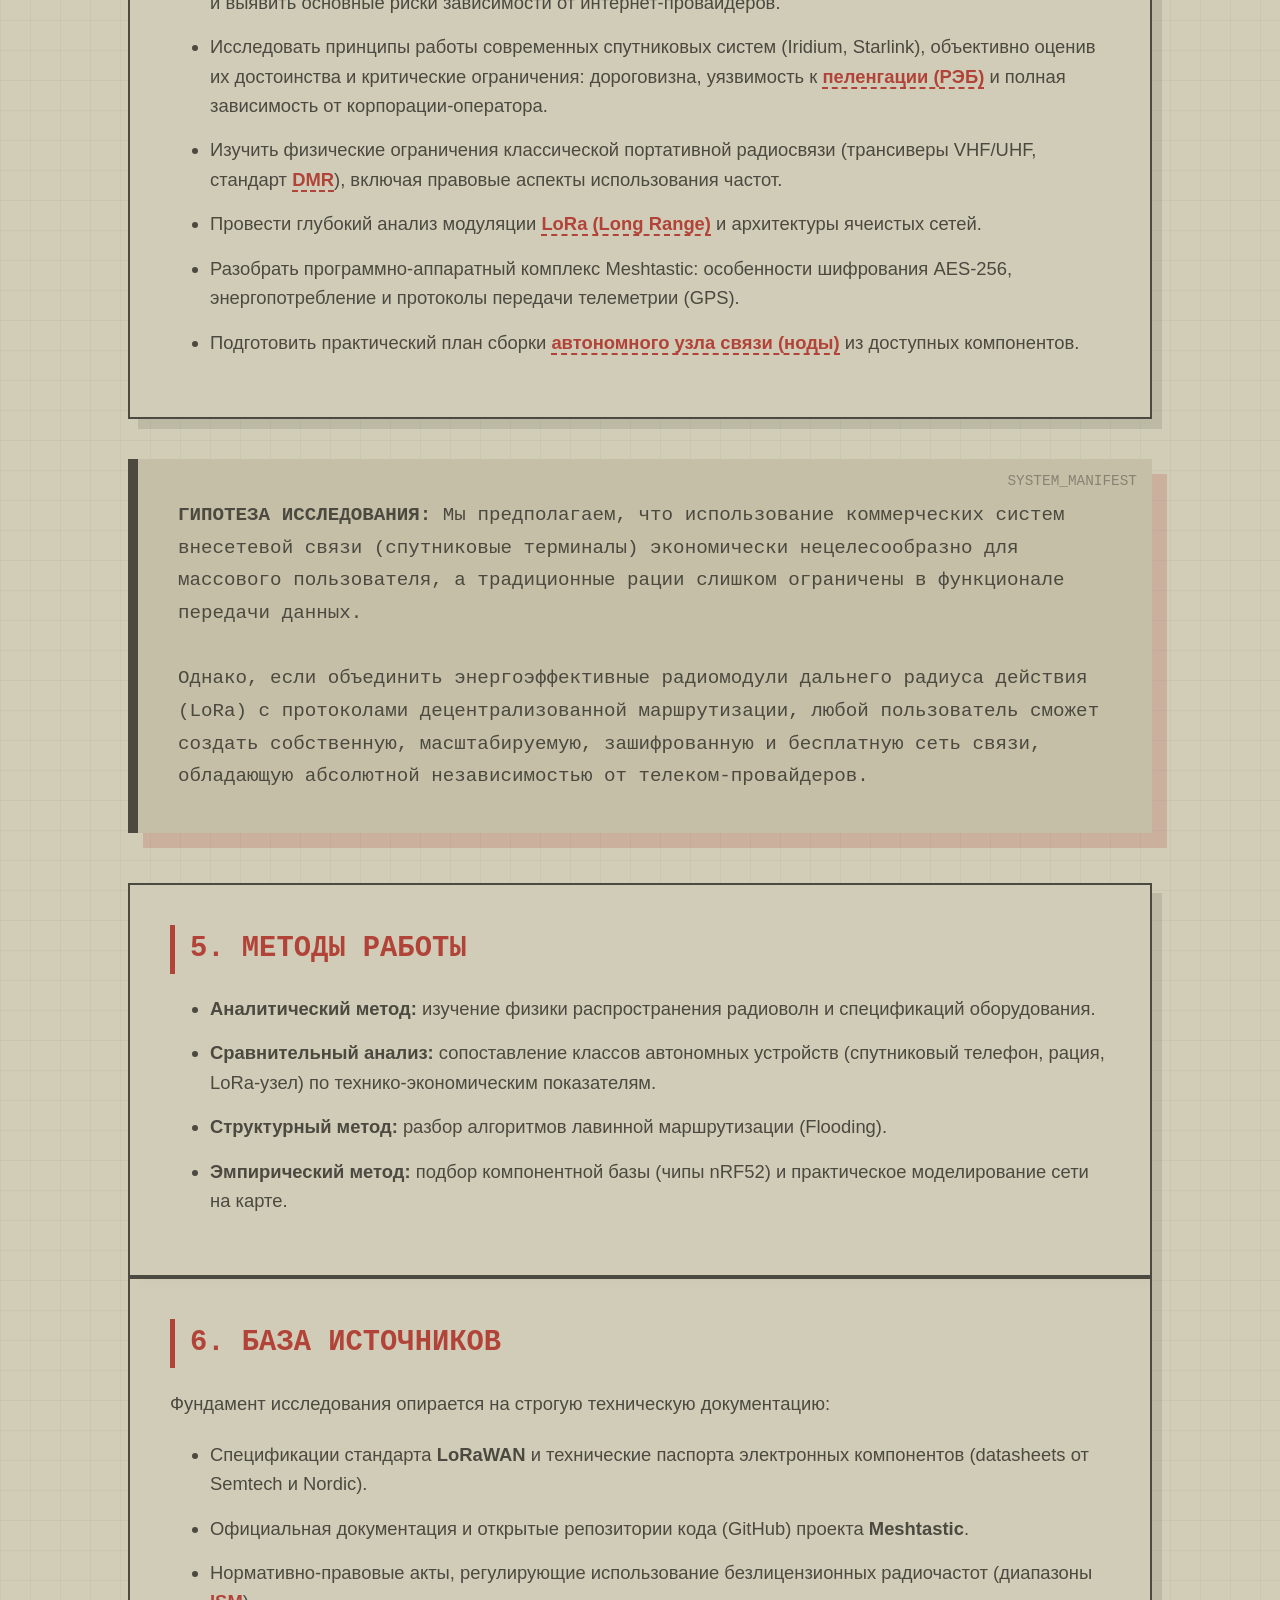
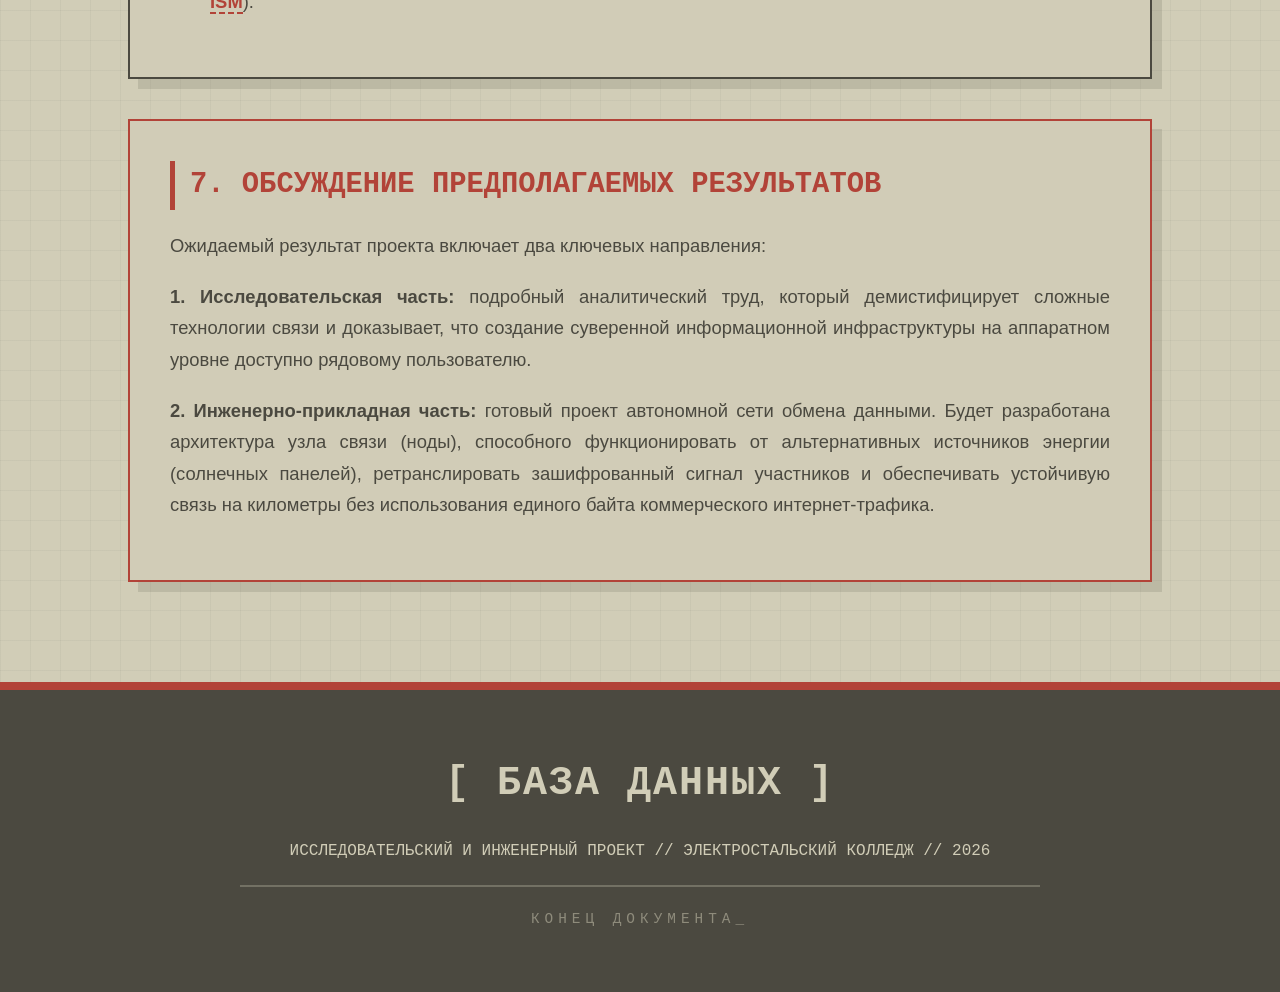
<file: intro.html>
<!DOCTYPE html>
<html lang="ru">
<head>
    <meta charset="UTF-8">
    <meta name="viewport" content="width=device-width, initial-scale=1.0">
    <title>ВВЕДЕНИЕ // АРХИВ МСР</title>
    <link rel="stylesheet" href="style.css">
    <style>
        /* Специфичные стили для текстовых страниц */
        .chapter-container {
            padding: 120px 10vw 60px 10vw;
            position: relative;
            z-index: 10;
            pointer-events: none; /* Пропускает клики к фоновой анимации */
        }
        
        .chapter-header {
            margin-bottom: 50px;
            border-bottom: 4px solid var(--text-main);
            padding-bottom: 20px;
            pointer-events: auto;
        }

        .chapter-title {
            font-size: 4rem;
            font-weight: 900;
            text-transform: uppercase;
            color: var(--text-main);
            line-height: 1.1;
            letter-spacing: -2px;
        }

        .text-block {
            background: rgba(209, 205, 183, 0.9);
            padding: 40px;
            border: 2px solid var(--border-dark);
            box-shadow: 10px 10px 0 rgba(75, 73, 64, 0.15);
            backdrop-filter: blur(5px);
            font-size: 1.15rem;
            color: var(--text-main);
            margin-bottom: 40px;
            pointer-events: auto;
        }

        .text-block h3 {
            font-family: var(--font-mono);
            font-size: 1.8rem;
            color: var(--accent-red);
            margin-bottom: 20px;
            border-left: 5px solid var(--accent-red);
            padding-left: 15px;
            text-transform: uppercase;
        }

        .text-block p {
            margin-bottom: 20px;
            text-align: justify;
            line-height: 1.7;
        }

        .text-block ul {
            margin-left: 40px;
            margin-bottom: 20px;
        }

        .text-block li {
            margin-bottom: 15px;
            line-height: 1.6;
        }

        /* Выделение важных блоков (Гипотеза, Цель) */
        .quote-block {
            background: var(--text-main);
            color: var(--bg-base);
            padding: 40px;
            font-family: var(--font-mono);
            font-size: 1.2rem;
            border-left: 10px solid var(--accent-red);
            margin-bottom: 50px;
            position: relative;
            box-shadow: 15px 15px 0 rgba(178, 67, 56, 0.2);
            pointer-events: auto;
        }
        .quote-block::before {
            content: 'SYSTEM_MANIFEST';
            position: absolute;
            top: 10px; right: 15px;
            font-size: 0.9rem; opacity: 0.5;
        }
        
        .quote-block .tooltip {
            color: var(--bg-alt);
            border-bottom-color: var(--bg-alt);
        }
        .quote-block .tooltip:hover {
            background: var(--bg-alt);
            color: var(--text-main);
        }
    </style>
</head>
<body>

    <div class="scanlines"></div>
    <div class="ambient-noise"></div>

    <div class="canvas-bg-wrapper">
        <canvas id="home-canvas"></canvas>
    </div>

    <nav>
        <div class="nav-logo">
            <span class="blinking-cursor">■</span> АРХИВ
        </div>
        <div class="nav-links">
            <a href="index.html">ИНДЕКС</a>
            <a href="intro.html" class="active">ВВЕДЕНИЕ</a>
            <a href="chapter1.html">ГЛ_01</a>
            <a href="chapter2.html">ГЛ_02</a>
            <a href="chapter3.html">ГЛ_03</a>
            <a href="chapter4.html">ГЛ_04</a>
            <a href="chapter8.html">ГЛ_08</a>
        </div>
    </nav>

    <div class="chapter-container">
        <div class="chapter-header">
            <span class="system-tag">[ ДОКУМЕНТ_00 ]</span>
            <h1 class="chapter-title">Введение и актуальность</h1>
        </div>

        <div class="text-block">
            <h3>1. Формулировка проблемы проекта</h3>
            <p>Современная архитектура глобальных коммуникаций построена на парадигме глубокой <span class="tooltip" data-text="Централизация — сетевая архитектура, в которой все узлы подчинены главному серверу (например, серверу провайдера). При его отказе падает вся сеть.">централизации</span>. Абсолютное большинство повседневных взаимодействий пользователей зависит от сложной, многоуровневой и, как следствие, хрупкой инфраструктуры коммерческих телекоммуникационных корпораций.</p>
            <p>Базовые станции сотовой связи, магистральные оптоволоконные линии и центры обработки данных имеют критическую уязвимость — <span class="tooltip" data-text="Single Point of Failure (SPOF) — узел или аппаратный компонент инфраструктуры, отказ которого приводит к каскадному обрушению всей системы связи.">«единую точку отказа» (SPOF)</span>. Любой узел этой системы требует постоянного централизованного электропитания, сложного биллинга и подключения к глобальной сети.</p>
            <p>В условиях чрезвычайных ситуаций, стихийных бедствий, техногенных аварий, нахождения в труднодоступной местности или целенаправленных отключений связи (<span class="tooltip" data-text="Internet Kill Switch — программное отключение маршрутизации со стороны государства или провайдера, изолирующее регион от мировой сети.">интернет-блэкаутов</span>), эта "высокотехнологичная" иллюзия связности мгновенно рушится. Привычные смартфоны лишаются доступа к серверам провайдеров и превращаются в бесполезные устройства.</p>
            <p>Более того, даже в штатном режиме использование коммерческих сетей означает полный отказ от приватности: корпорации собирают <span class="tooltip" data-text="Информация о данных: кто, кому, когда, откуда и какого размера отправил сообщение. Позволяет с точностью до 90% раскрыть социальные связи человека без взлома шифрования.">метаданные</span>, маршрутизируют трафик по своим правилам и могут применять цензуру на аппаратном уровне.</p>
        </div>

        <div class="quote-block">
            <strong>ЦЕЛЬ ПРОЕКТА:</strong> Провести комплексное исследование технологий аппаратной децентрализации (от классической радиосвязи и спутниковых систем до современных протоколов маршрутизации) и доказать на практике эффективность технологии <span class="tooltip" data-text="Открытый (Open-Source) аппаратно-программный комплекс, объединяющий дальнобойность LoRa и логику ячеистых сетей для независимого обмена зашифрованными пакетами данных.">Meshtastic</span> для развертывания полностью автономной, энергоэффективной и независимой пользовательской <span class="tooltip" data-text="Ячеистая сеть — децентрализованная топология, где нет базовых станций. Каждое устройство пользователя является одновременно и клиентом, и ретранслятором сигнала для соседей.">mesh-сети</span> в условиях отсутствия коммерческой IT-инфраструктуры.
        </div>

        <div class="text-block">
            <h3>3. Задачи проекта</h3>
            <p>Для всестороннего раскрытия проблематики и достижения поставленной цели необходимо решить следующие задачи:</p>
            <ul>
                <li>Проанализировать архитектурные уязвимости традиционной <span class="tooltip" data-text="Сетевая архитектура, в которой клиент генерирует запрос, а сервер его обрабатывает. Прямая связь между клиентами без сервера невозможна.">клиент-серверной модели</span> сотовой связи и выявить основные риски зависимости от интернет-провайдеров.</li>
                <li>Исследовать принципы работы современных спутниковых систем (Iridium, Starlink), объективно оценив их достоинства и критические ограничения: дороговизна, уязвимость к <span class="tooltip" data-text="Радиоэлектронная борьба (РЭБ) и Радиоэлектронная разведка (SIGINT). Комплексы, способные глушить связь белым шумом или пеленговать источники радиоизлучения.">пеленгации (РЭБ)</span> и полная зависимость от корпорации-оператора.</li>
                <li>Изучить физические ограничения классической портативной радиосвязи (трансиверы VHF/UHF, стандарт <span class="tooltip" data-text="Digital Mobile Radio — открытый стандарт цифровой голосовой радиосвязи. Поддерживает шифрование, но не имеет встроенных механизмов ячеистой (mesh) маршрутизации.">DMR</span>), включая правовые аспекты использования частот.</li>
                <li>Провести глубокий анализ модуляции <span class="tooltip" data-text="Long Range (LoRa) — физическая модуляция на базе линейно-частотных импульсов (чирпов). Позволяет принимать сигналы, которые по мощности в 100 раз слабее окружающего эфирного шума (SNR -20 дБ).">LoRa (Long Range)</span> и архитектуры ячеистых сетей.</li>
                <li>Разобрать программно-аппаратный комплекс Meshtastic: особенности шифрования AES-256, энергопотребление и протоколы передачи телеметрии (GPS).</li>
                <li>Подготовить практический план сборки <span class="tooltip" data-text="Физическое устройство связи. Состоит из микроконтроллера (мозга), радио-трансивера LoRa и системы питания (аккумулятор + солнечная панель).">автономного узла связи (ноды)</span> из доступных компонентов.</li>
            </ul>
        </div>

        <div class="quote-block" style="border-left-color: var(--text-light); background: var(--bg-alt); color: var(--text-main);">
            <strong>ГИПОТЕЗА ИССЛЕДОВАНИЯ:</strong> Мы предполагаем, что использование коммерческих систем внесетевой связи (спутниковые терминалы) экономически нецелесообразно для массового пользователя, а традиционные рации слишком ограничены в функционале передачи данных.<br><br>Однако, если объединить энергоэффективные радиомодули дальнего радиуса действия (LoRa) с протоколами децентрализованной маршрутизации, любой пользователь сможет создать собственную, масштабируемую, зашифрованную и бесплатную сеть связи, обладающую абсолютной независимостью от телеком-провайдеров.
        </div>

        <div class="content-grid" style="grid-template-columns: 1fr 1fr; margin-bottom: 40px;">
            <div class="text-block" style="margin-bottom: 0;">
                <h3>5. Методы работы</h3>
                <ul>
                    <li><strong>Аналитический метод:</strong> изучение физики распространения радиоволн и спецификаций оборудования.</li>
                    <li><strong>Сравнительный анализ:</strong> сопоставление классов автономных устройств (спутниковый телефон, рация, LoRa-узел) по технико-экономическим показателям.</li>
                    <li><strong>Структурный метод:</strong> разбор алгоритмов лавинной маршрутизации (Flooding).</li>
                    <li><strong>Эмпирический метод:</strong> подбор компонентной базы (чипы nRF52) и практическое моделирование сети на карте.</li>
                </ul>
            </div>

            <div class="text-block" style="margin-bottom: 0;">
                <h3>6. База источников</h3>
                <p>Фундамент исследования опирается на строгую техническую документацию:</p>
                <ul>
                    <li>Спецификации стандарта <strong>LoRaWAN</strong> и технические паспорта электронных компонентов (datasheets от Semtech и Nordic).</li>
                    <li>Официальная документация и открытые репозитории кода (GitHub) проекта <strong>Meshtastic</strong>.</li>
                    <li>Нормативно-правовые акты, регулирующие использование безлицензионных радиочастот (диапазоны <span class="tooltip" data-text="Industrial, Scientific, Medical. Частоты свободного использования (в РФ это 868 МГц и 433 МГц), не требующие получения разрешений или лицензий на вещание.">ISM</span>).</li>
                </ul>
            </div>
        </div>

        <div class="text-block" style="border-color: var(--accent-red);">
            <h3>7. Обсуждение предполагаемых результатов</h3>
            <p>Ожидаемый результат проекта включает два ключевых направления:</p>
            <p><strong>1. Исследовательская часть:</strong> подробный аналитический труд, который демистифицирует сложные технологии связи и доказывает, что создание суверенной информационной инфраструктуры на аппаратном уровне доступно рядовому пользователю.</p>
            <p><strong>2. Инженерно-прикладная часть:</strong> готовый проект автономной сети обмена данными. Будет разработана архитектура узла связи (ноды), способного функционировать от альтернативных источников энергии (солнечных панелей), ретранслировать зашифрованный сигнал участников и обеспечивать устойчивую связь на километры без использования единого байта коммерческого интернет-трафика.</p>
        </div>

    </div>

    <footer>
        <div class="footer-container">
            <div class="footer-title">[ БАЗА ДАННЫХ ]</div>
            <p>ИССЛЕДОВАТЕЛЬСКИЙ И ИНЖЕНЕРНЫЙ ПРОЕКТ // ЭЛЕКТРОСТАЛЬСКИЙ КОЛЛЕДЖ // 2026</p>
            <div class="line"></div>
            <p class="eof">КОНЕЦ ДОКУМЕНТА_</p>
        </div>
    </footer>

    <script src="script.js"></script>
</body>
</html>
</file>
<file: style.css>
/* =========================================
   ОСНОВНАЯ ПАЛИТРА (NIER AUTOMATA)
   ========================================= */
:root {
    --bg-base: #d1cdb7;     /* Светло-бежевый фон */
    --bg-alt: #c4bfa6;      /* Чуть более темный бежевый для карточек */
    --text-main: #4b4940;   /* Темно-коричневый/серый текст */
    --accent-red: #b24338;  /* Фирменный приглушенный красный */
    --border-dark: #4b4940; 
    --font-main: 'Segoe UI', Roboto, Helvetica, Arial, sans-serif;
    --font-mono: 'Courier New', Courier, monospace;
}

* {
    margin: 0;
    padding: 0;
    box-sizing: border-box;
    cursor: crosshair; /* Тактический курсор */
}

body {
    background-color: var(--bg-base);
    color: var(--text-main);
    font-family: var(--font-main);
    overflow-x: hidden;
    line-height: 1.7;
    /* Текстура сетки на фоне */
    background-image: 
        linear-gradient(rgba(75, 73, 64, 0.05) 1px, transparent 1px),
        linear-gradient(90deg, rgba(75, 73, 64, 0.05) 1px, transparent 1px);
    background-size: 30px 30px;
}

/* Скроллбар */
::-webkit-scrollbar { width: 12px; }
::-webkit-scrollbar-track { background: var(--bg-base); border-left: 2px solid var(--border-dark); }
::-webkit-scrollbar-thumb { background: var(--border-dark); }
::-webkit-scrollbar-thumb:hover { background: var(--accent-red); }

/* Эффекты помех и кинескопов */
.scanlines {
    position: fixed; top: 0; left: 0; width: 100vw; height: 100vh;
    background: linear-gradient(to bottom, rgba(255,255,255,0), rgba(255,255,255,0) 50%, rgba(0,0,0,0.06) 50%, rgba(0,0,0,0.06));
    background-size: 100% 4px; pointer-events: none; z-index: 9999; opacity: 0.7;
}

.ambient-noise {
    position: fixed; top: 0; left: 0; width: 100vw; height: 100vh;
    pointer-events: none; z-index: -1; opacity: 0.2;
    background-image: url('data:image/svg+xml;utf8,<svg viewBox="0 0 200 200" xmlns="http://www.w3.org/2000/svg"><filter id="noiseFilter"><feTurbulence type="fractalNoise" baseFrequency="0.8" numOctaves="3" stitchTiles="stitch"/></filter><rect width="100%" height="100%" filter="url(%23noiseFilter)"/></svg>');
}

/* Фоновый Canvas */
.canvas-bg-wrapper {
    position: fixed;
    top: 0; left: 0;
    width: 100vw; height: 100vh;
    z-index: 0;
    pointer-events: none; /* Пропускает клики на карточки */
}
#home-canvas { display: block; width: 100%; height: 100%; }

/* Навигация */
nav {
    position: fixed; top: 0; width: 100%; padding: 15px 50px;
    background: rgba(209, 205, 183, 0.95); backdrop-filter: blur(5px);
    border-bottom: 3px solid var(--border-dark);
    display: flex; justify-content: space-between; align-items: center;
    z-index: 1000; box-shadow: 0 5px 20px rgba(0,0,0,0.1);
}

.nav-logo {
    font-family: var(--font-mono); font-size: 2.2rem; font-weight: 900;
    color: var(--text-main); letter-spacing: -2px;
}

.blinking-cursor { color: var(--accent-red); animation: blink 1s step-end infinite; }

.nav-links a {
    color: var(--text-main); text-decoration: none; margin-left: 20px;
    font-family: var(--font-mono); font-weight: bold; font-size: 0.95rem;
    text-transform: uppercase; padding: 5px 15px; border: 2px solid transparent;
    transition: all 0.3s; position: relative;
}

.nav-links a:hover, .nav-links a.active {
    background: var(--text-main); color: var(--bg-base);
    box-shadow: 4px 4px 0 var(--accent-red);
    transform: translate(-2px, -2px);
}

/* Главный экран (Hero) */
.hero {
    min-height: 100vh; display: flex; flex-direction: column;
    justify-content: center; padding: 0 10vw; position: relative;
    border-bottom: 3px dashed var(--border-dark);
    z-index: 10; pointer-events: none; /* Чтобы мышка ловила canvas под текстом */
}

.hero-content { pointer-events: auto; max-width: 1000px; }

.system-tag {
    font-family: var(--font-mono); color: var(--bg-base); font-size: 1.2rem; 
    margin-bottom: 15px; font-weight: bold; display: inline-block;
    background: var(--accent-red); padding: 8px 15px;
    box-shadow: 5px 5px 0 var(--text-main);
}

.glitch-title {
    font-size: 5.5rem; font-weight: 900; text-transform: uppercase;
    color: var(--text-main); line-height: 1; margin-bottom: 30px;
    letter-spacing: -3px; text-shadow: 4px 4px 0 rgba(178, 67, 56, 0.2);
    position: relative;
}

.hero-subtitle {
    font-size: 1.4rem; margin-bottom: 40px; font-family: var(--font-mono); 
    border-left: 6px solid var(--accent-red); padding: 20px 30px; 
    background: rgba(255, 255, 255, 0.4); font-weight: bold;
    backdrop-filter: blur(3px); border-right: 1px solid var(--border-dark);
}

.author-tag {
    font-family: var(--font-mono); background: var(--text-main);
    color: var(--bg-base); padding: 12px 30px; font-weight: bold;
    display: inline-flex; align-items: center; gap: 15px; font-size: 1.2rem;
    box-shadow: 5px 5px 0 rgba(0,0,0,0.1);
}
.highlight-red { color: var(--accent-red); }

/* Секция Индекса (Карточки глав) */
.index-section {
    padding: 100px 10vw; background: var(--bg-base); position: relative; z-index: 10;
}

.section-header {
    display: flex; align-items: center; gap: 30px; margin-bottom: 80px;
    font-family: var(--font-mono);
}

.section-header h2 { font-size: 3rem; color: var(--text-main); letter-spacing: -2px; }
.section-header .line { flex-grow: 1; height: 4px; background: var(--text-main); }

.chapter-grid {
    display: grid; grid-template-columns: repeat(auto-fit, minmax(350px, 1fr));
    gap: 50px;
}

.chapter-card {
    background: var(--bg-alt); border: 3px solid var(--border-dark);
    padding: 40px 30px; text-decoration: none; color: var(--text-main);
    position: relative; transition: all 0.3s ease; display: block;
    box-shadow: 10px 10px 0 rgba(75, 73, 64, 0.15);
}

.chapter-card::before {
    content: ''; position: absolute; top: -3px; left: -3px; right: -3px; bottom: -3px;
    border: 2px solid transparent; transition: all 0.3s ease; pointer-events: none;
}

.chapter-card:hover {
    transform: translate(-5px, -5px); background: var(--text-main); color: var(--bg-base);
    box-shadow: 15px 15px 0 var(--accent-red);
}

.chapter-card:hover::before { border-color: var(--accent-red); transform: translate(10px, 10px); }

.card-num {
    font-family: var(--font-mono); font-size: 4rem; font-weight: 900;
    color: var(--accent-red); opacity: 0.3; position: absolute; top: 10px; right: 20px;
    transition: all 0.3s; line-height: 1;
}

.chapter-card:hover .card-num { opacity: 1; color: var(--bg-base); text-shadow: 3px 3px 0 var(--accent-red); }

.chapter-card h3 {
    font-size: 2rem; text-transform: uppercase; margin-bottom: 20px; width: 85%;
    line-height: 1.1; font-weight: 900; letter-spacing: -1px;
}

.chapter-card p {
    font-size: 1.1rem; margin-bottom: 30px; opacity: 0.9; line-height: 1.6;
}

.card-status {
    font-family: var(--font-mono); font-size: 1rem; font-weight: bold;
    border-top: 3px dashed var(--border-dark); padding-top: 15px;
    display: flex; align-items: center; gap: 10px;
}
.card-status::before { content: '▶'; color: var(--accent-red); }
.chapter-card:hover .card-status { border-color: var(--bg-base); }

/* Подвал */
footer {
    padding: 60px 10vw; background: var(--text-main); color: var(--bg-base);
    font-family: var(--font-mono); border-top: 8px solid var(--accent-red);
    position: relative; z-index: 10; display: flex; justify-content: center;
}

.footer-container { text-align: center; max-width: 800px; width: 100%; }
.footer-title { font-size: 2.5rem; margin-bottom: 20px; font-weight: 900; color: var(--bg-base); letter-spacing: 2px;}
.footer-container .line { height: 2px; background: rgba(209, 205, 183, 0.3); margin: 20px 0; }
.eof { opacity: 0.5; font-size: 0.9rem; letter-spacing: 5px; }

/* Анимации */
@keyframes blink { 0%, 49% { opacity: 1; } 50%, 100% { opacity: 0; } }

@media (max-width: 1024px) {
    nav { flex-direction: column; gap: 15px; padding: 15px; }
    .nav-links { display: flex; flex-wrap: wrap; justify-content: center; }
    .glitch-title { font-size: 3.5rem; }
    .section-header h2 { font-size: 2rem; }
}/* =========================================
   ИНТЕРАКТИВНЫЕ ПОДСКАЗКИ (TOOLTIPS)
   ========================================= */
.tooltip {
    position: relative;
    cursor: help;
    border-bottom: 2px dashed var(--accent-red);
    color: var(--accent-red);
    font-weight: bold;
    transition: background 0.3s, color 0.3s;
}

.tooltip:hover {
    background: var(--accent-red);
    color: var(--bg-base);
}

.tooltip::after {
    content: attr(data-text);
    position: absolute;
    bottom: 150%;
    left: 50%;
    transform: translateX(-50%) translateY(15px);
    background: var(--text-main);
    color: var(--bg-base);
    padding: 15px;
    font-family: var(--font-mono);
    font-size: 0.95rem;
    font-weight: normal;
    line-height: 1.4;
    white-space: normal;
    width: 320px;
    text-align: left;
    opacity: 0;
    visibility: hidden;
    transition: all 0.3s cubic-bezier(0.175, 0.885, 0.32, 1.275); /* Пружинистая анимация */
    box-shadow: 8px 8px 0 rgba(178, 67, 56, 0.4);
    z-index: 1000;
    pointer-events: none;
    border: 2px solid var(--accent-red);
}

/* Треугольник-указатель для подсказки */
.tooltip::before {
    content: '';
    position: absolute;
    bottom: 100%;
    left: 50%;
    transform: translateX(-50%) translateY(15px);
    border-width: 8px;
    border-style: solid;
    border-color: var(--text-main) transparent transparent transparent;
    opacity: 0;
    visibility: hidden;
    transition: all 0.3s cubic-bezier(0.175, 0.885, 0.32, 1.275);
    z-index: 1000;
    pointer-events: none;
}

.tooltip:hover::after,
.tooltip:hover::before {
    opacity: 1;
    visibility: visible;
    transform: translateX(-50%) translateY(0);
}
</file>
